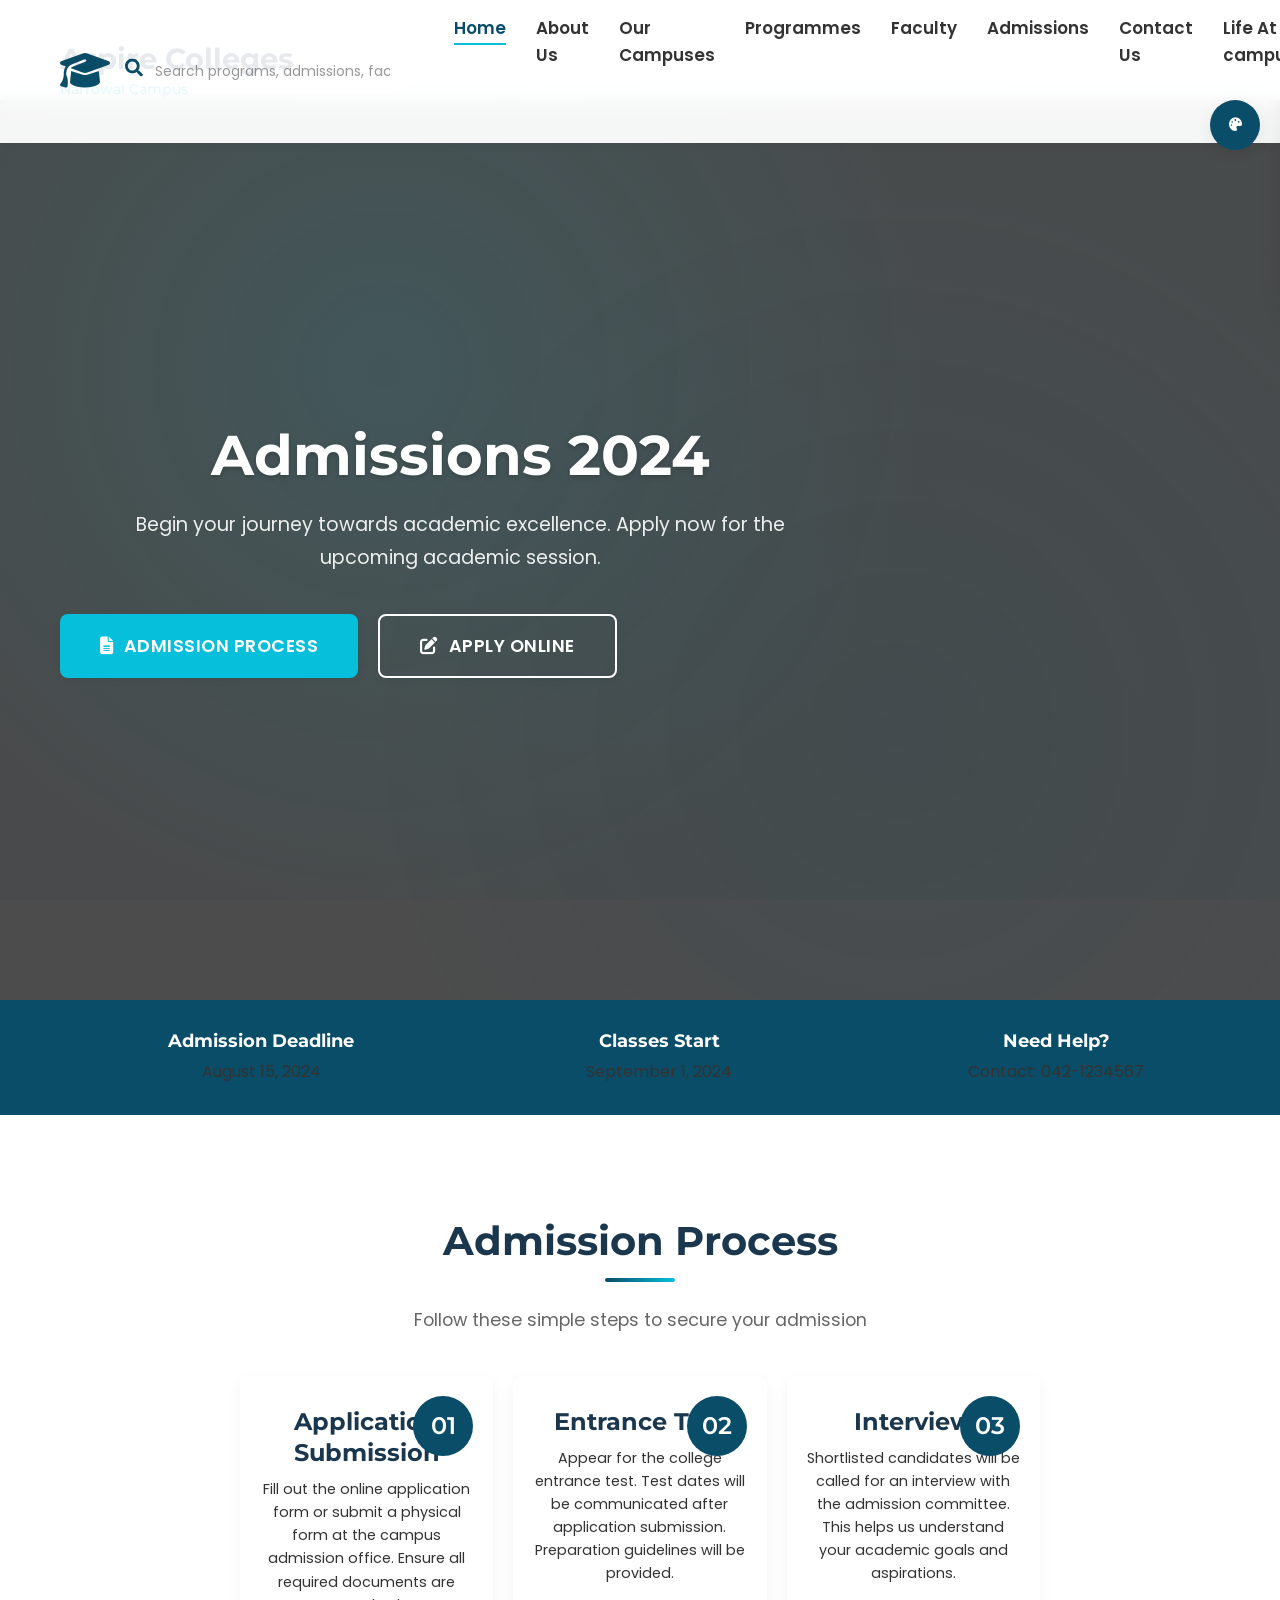
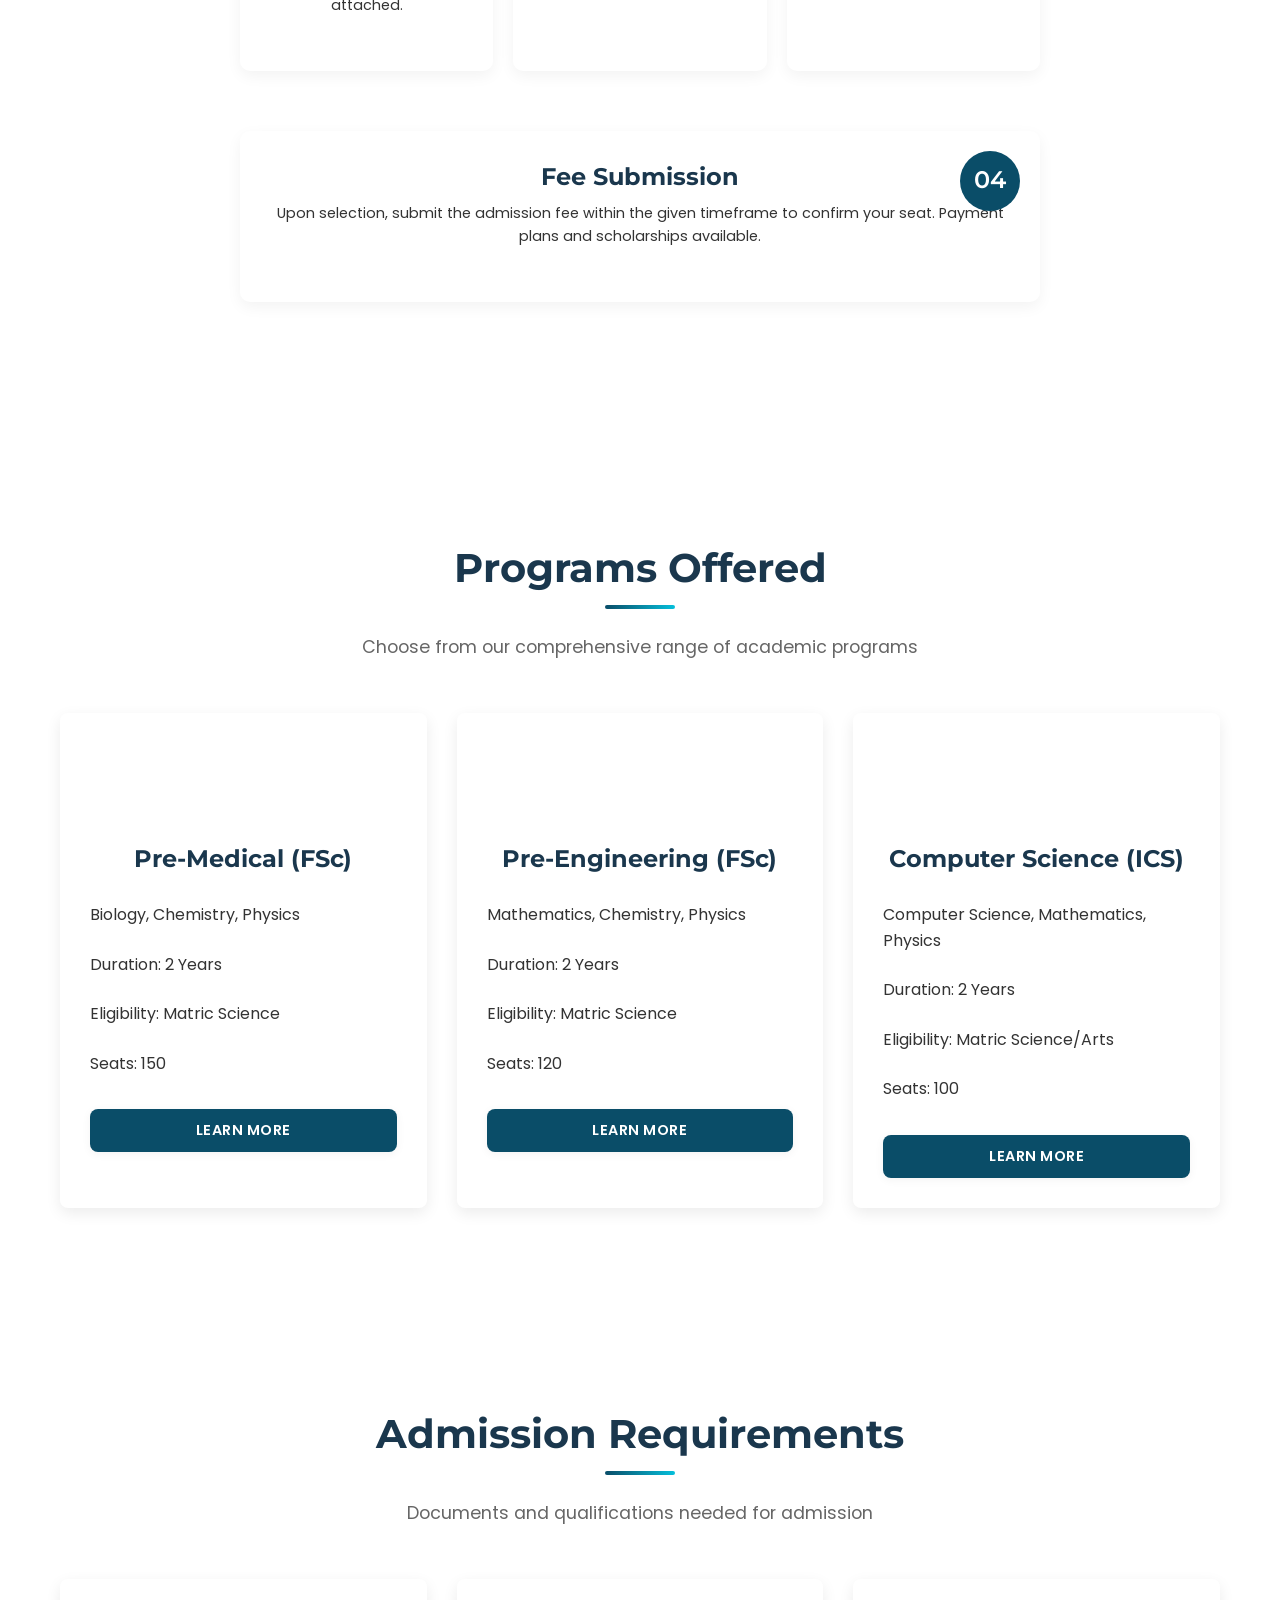
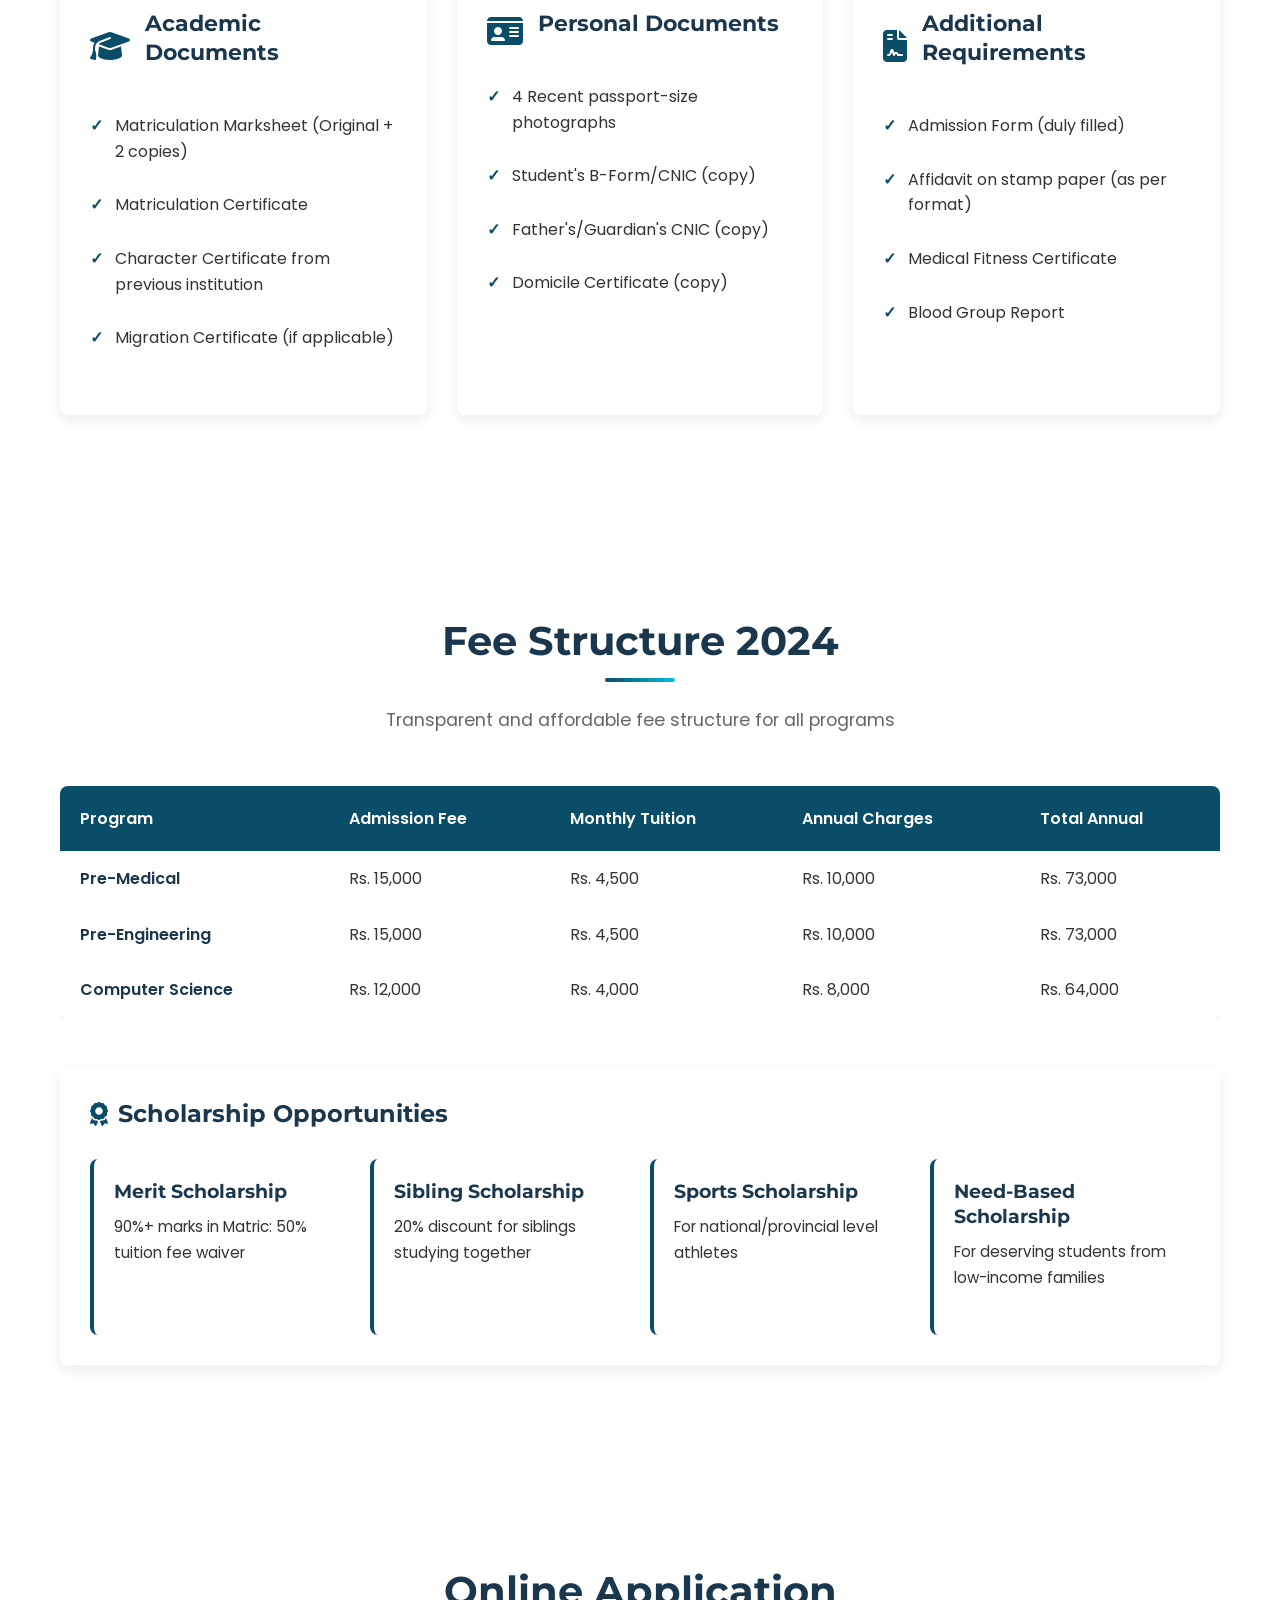
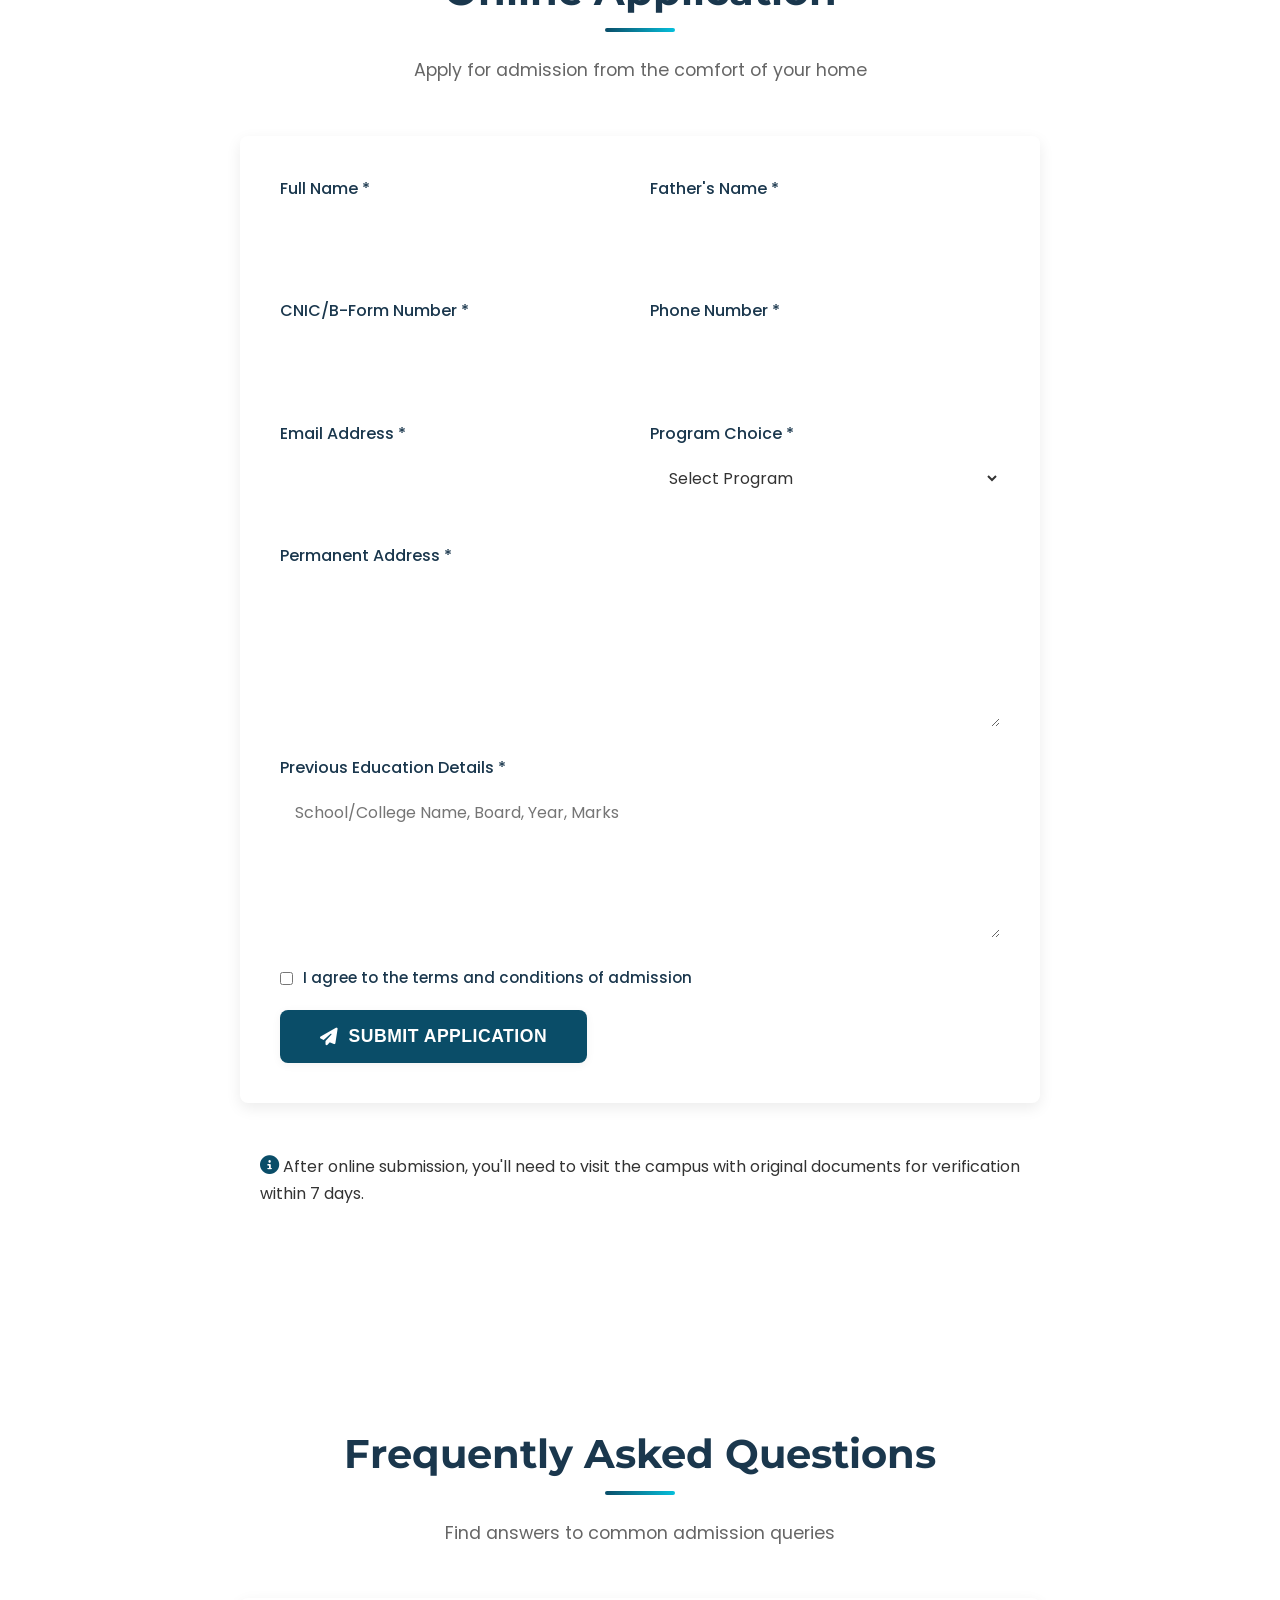
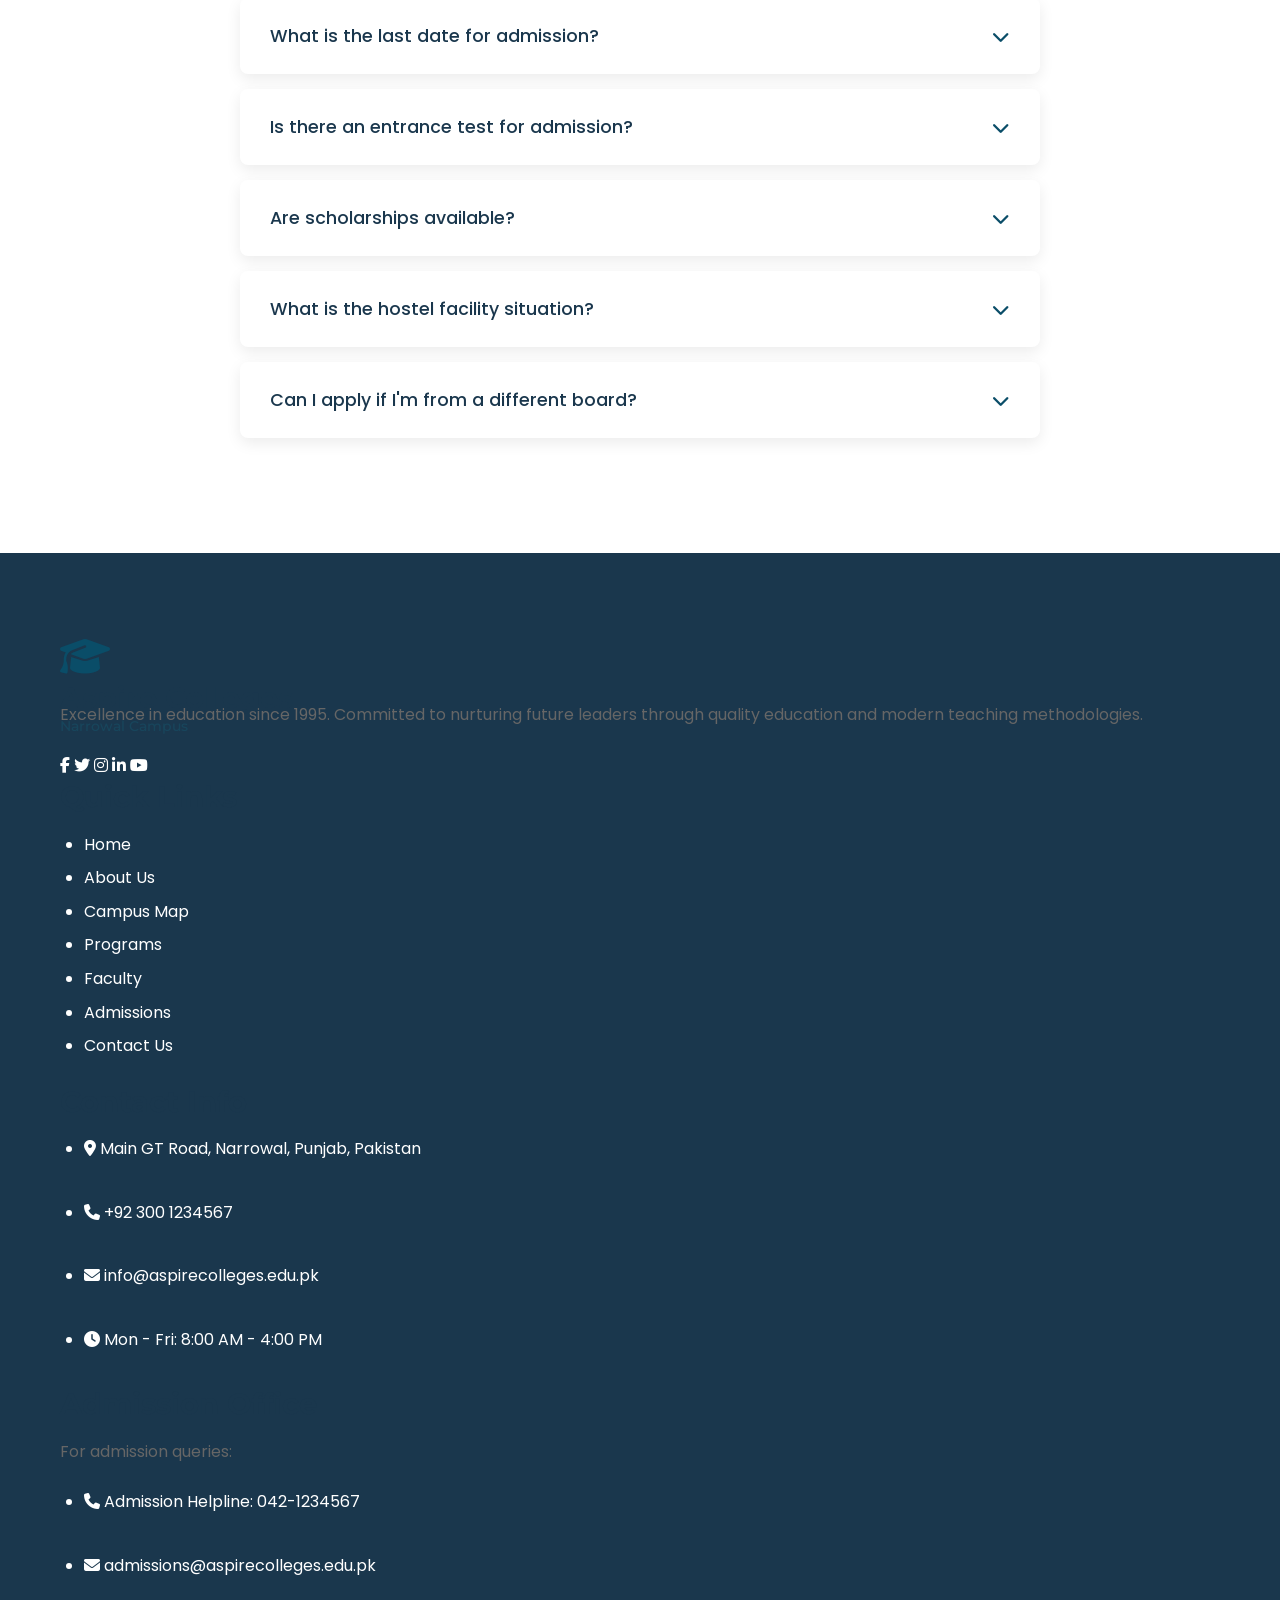
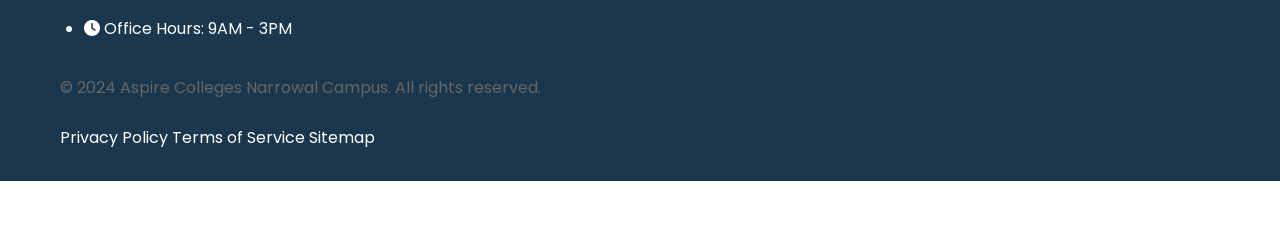
<file: admissions.html>
<!DOCTYPE html>
<html lang="en">
<head>
    <meta charset="UTF-8">
    <meta name="viewport" content="width=device-width, initial-scale=1.0">
    <title>Admissions - Aspire Colleges Narrowal Campus</title>
    <meta name="description" content="Admission process, requirements, and important dates for Aspire Colleges Narrowal Campus">
    <link rel="stylesheet" href="https://cdnjs.cloudflare.com/ajax/libs/font-awesome/6.4.0/css/all.min.css">
    <link href="https://fonts.googleapis.com/css2?family=Poppins:wght@300;400;500;600;700&family=Montserrat:wght@400;500;600;700&display=swap" rel="stylesheet">
    <link rel="stylesheet" href="style.css">
</head>
<body data-theme="default">
    <!-- Theme Selector -->
    <button class="theme-toggle-btn" id="themeToggleBtn">
        <i class="fas fa-palette"></i>
    </button>
    <div class="theme-selector" id="themeSelector">
        <h3>Select Theme</h3>
        <div class="theme-colors">
            <div class="theme-color default active" data-theme="default"></div>
            <div class="theme-color dark" data-theme="dark"></div>
            <div class="theme-color blue" data-theme="blue"></div>
            <div class="theme-color purple" data-theme="purple"></div>
            <div class="theme-color gold" data-theme="gold"></div>
            <div class="theme-color red" data-theme="red"></div>
        </div>
    </div>

    <!-- Header -->
    <header id="header">
        <div class="container header-container">
            <a href="index.html" class="logo">
                <div class="logo-icon">
                    <i class="fas fa-graduation-cap"></i>
                </div>
                <div class="logo-text">
                    <div class="logo-main">Aspire Colleges</div>
                    <div class="logo-sub">Narrowal Campus</div>
                </div>
            </a>





 <!-- Search Bar -->
        <div class="search-container">
            <div class="search-icon">
                <svg aria-hidden="true" class="e-font-icon-svg e-fas-search" viewBox="0 0 512 512" xmlns="http://www.w3.org/2000/svg">
                    <path d="M505 442.7L405.3 343c-4.5-4.5-10.6-7-17-7H372c27.6-35.3 44-79.7 44-128C416 93.1 322.9 0 208 0S0 93.1 0 208s93.1 208 208 208c48.3 0 92.7-16.4 128-44v16.3c0 6.4 2.5 12.5 7 17l99.7 99.7c9.4 9.4 24.6 9.4 33.9 0l28.3-28.3c9.4-9.4 9.4-24.6.1-34zM208 336c-70.7 0-128-57.2-128-128 0-70.7 57.2-128 128-128 70.7 0 128 57.2 128 128 0 70.7-57.2 128-128 128z"></path>
                </svg>
            </div>
            <input type="text" class="search-input" id="searchInput" placeholder="Search programs, admissions, faculty..." autocomplete="off">
            <div class="search-results" id="searchResults"></div>
        </div>

        <!-- Mobile Search Toggle -->
        <button class="search-toggle" id="searchToggle">
            <svg aria-hidden="true" class="e-font-icon-svg e-fas-search" viewBox="0 0 512 512" xmlns="http://www.w3.org/2000/svg" width="20" height="20">
                <path d="M505 442.7L405.3 343c-4.5-4.5-10.6-7-17-7H372c27.6-35.3 44-79.7 44-128C416 93.1 322.9 0 208 0S0 93.1 0 208s93.1 208 208 208c48.3 0 92.7-16.4 128-44v16.3c0 6.4 2.5 12.5 7 17l99.7 99.7c9.4 9.4 24.6 9.4 33.9 0l28.3-28.3c9.4-9.4 9.4-24.6.1-34zM208 336c-70.7 0-128-57.2-128-128 0-70.7 57.2-128 128-128 70.7 0 128 57.2 128 128 0 70.7-57.2 128-128 128z"></path>
            </svg>
        </button>




            <button class="mobile-menu-btn" id="mobileMenuBtn" aria-expanded="false">
                <i class="fas fa-bars"></i>
            </button>

            <nav class="nav">
                <ul class="nav-links" id="navLinks">
                  <li><a href="index.html" class="nav-link active">Home</a></li>
                    <li><a href="about.html" class="nav-link">About Us</a></li>
                    <li><a href="campus.html" class="nav-link">Our Campuses </a></li>
                    <li><a href="programs.html" class="nav-link">Programmes</a></li>
                    <li><a href="faculty.html" class="nav-link">Faculty</a></li>
                    <li><a href="admissions.html" class="nav-link">Admissions</a></li>
                    <li><a href="contact.html" class="nav-link">Contact Us</a></li>
                    <li><a href="lifeatcampus.html" class="nav-link">Life At campus</a></li>
                     <li><a href="news-events.html" class="nav-link">News & Events</a></li>
                     <li><a href="seed.html" class="nav-link">SEED</a></li>
                     <li><a href="careers.html" class="nav-link">Careers</a></li>
                </ul>
            </nav>
        </div>
    </header>

    <!-- Main Content -->
    <main class="page-content">
        <!-- Hero Section -->
        <section class="hero admissions-hero">
            <div class="container">
                <div class="hero-content animate-fade-in">
                    <h1>Admissions 2024</h1>
                    <p>Begin your journey towards academic excellence. Apply now for the upcoming academic session.</p>
                    <div class="hero-btns">
                        <a href="#admission-process" class="btn btn-large animate-fade-in delay-1">
                            <i class="fas fa-file-alt"></i> Admission Process
                        </a>
                        <a href="#apply-now" class="btn btn-outline btn-large animate-fade-in delay-2">
                            <i class="fas fa-edit"></i> Apply Online
                        </a>
                    </div>
                </div>
            </div>
        </section>

        <!-- Quick Info Banner -->
        <section class="info-banner">
            <div class="container">
                <div class="info-banner-content">
                    <div class="info-item">
                        <i class="fas fa-calendar-alt"></i>
                        <div>
                            <h3>Admission Deadline</h3>
                            <p>August 15, 2024</p>
                        </div>
                    </div>
                    <div class="info-item">
                        <i class="fas fa-clock"></i>
                        <div>
                            <h3>Classes Start</h3>
                            <p>September 1, 2024</p>
                        </div>
                    </div>
                    <div class="info-item">
                        <i class="fas fa-question-circle"></i>
                        <div>
                            <h3>Need Help?</h3>
                            <p>Contact: 042-1234567</p>
                        </div>
                    </div>
                </div>
            </div>
        </section>

        <!-- Admission Process -->
        <section id="admission-process" class="section-padding">
            <div class="container">
                <div class="section-title text-center animate-fade-in">
                    <h2>Admission Process</h2>
                    <p class="section-subtitle">Follow these simple steps to secure your admission</p>
                </div>

                <div class="process-steps">
                    <div class="process-step animate-fade-in">
                        <div class="step-number">01</div>
                        <div class="step-content">
                            <h3>Application Submission</h3>
                            <p>Fill out the online application form or submit a physical form at the campus admission office. Ensure all required documents are attached.</p>
                        </div>
                    </div>

                    <div class="process-step animate-fade-in delay-1">
                        <div class="step-number">02</div>
                        <div class="step-content">
                            <h3>Entrance Test</h3>
                            <p>Appear for the college entrance test. Test dates will be communicated after application submission. Preparation guidelines will be provided.</p>
                        </div>
                    </div>

                    <div class="process-step animate-fade-in delay-2">
                        <div class="step-number">03</div>
                        <div class="step-content">
                            <h3>Interview</h3>
                            <p>Shortlisted candidates will be called for an interview with the admission committee. This helps us understand your academic goals and aspirations.</p>
                        </div>
                    </div>

                    <div class="process-step animate-fade-in">
                        <div class="step-number">04</div>
                        <div class="step-content">
                            <h3>Fee Submission</h3>
                            <p>Upon selection, submit the admission fee within the given timeframe to confirm your seat. Payment plans and scholarships available.</p>
                        </div>
                    </div>
                </div>
            </div>
        </section>

        <!-- Programs Offered -->
        <section class="section-padding bg-light">
            <div class="container">
                <div class="section-title text-center animate-fade-in">
                    <h2>Programs Offered</h2>
                    <p class="section-subtitle">Choose from our comprehensive range of academic programs</p>
                </div>

                <div class="admission-programs">
                    <div class="program-card animate-fade-in">
                        <div class="program-icon">
                            <i class="fas fa-user-md"></i>
                        </div>
                        <h3>Pre-Medical (FSc)</h3>
                        <ul>
                            <li>Biology, Chemistry, Physics</li>
                            <li>Duration: 2 Years</li>
                            <li>Eligibility: Matric Science</li>
                            <li>Seats: 150</li>
                        </ul>
                        <a href="programs.html#pre-medical" class="btn btn-small">Learn More</a>
                    </div>

                    <div class="program-card animate-fade-in delay-1">
                        <div class="program-icon">
                            <i class="fas fa-calculator"></i>
                        </div>
                        <h3>Pre-Engineering (FSc)</h3>
                        <ul>
                            <li>Mathematics, Chemistry, Physics</li>
                            <li>Duration: 2 Years</li>
                            <li>Eligibility: Matric Science</li>
                            <li>Seats: 120</li>
                        </ul>
                        <a href="programs.html#pre-engineering" class="btn btn-small">Learn More</a>
                    </div>

                    <div class="program-card animate-fade-in delay-2">
                        <div class="program-icon">
                            <i class="fas fa-laptop-code"></i>
                        </div>
                        <h3>Computer Science (ICS)</h3>
                        <ul>
                            <li>Computer Science, Mathematics, Physics</li>
                            <li>Duration: 2 Years</li>
                            <li>Eligibility: Matric Science/Arts</li>
                            <li>Seats: 100</li>
                        </ul>
                        <a href="programs.html#computer-science" class="btn btn-small">Learn More</a>
                    </div>
                </div>
            </div>
        </section>

        <!-- Requirements -->
        <section class="section-padding">
            <div class="container">
                <div class="section-title text-center animate-fade-in">
                    <h2>Admission Requirements</h2>
                    <p class="section-subtitle">Documents and qualifications needed for admission</p>
                </div>

                <div class="requirements-grid">
                    <div class="requirement-card animate-fade-in">
                        <div class="requirement-header">
                            <i class="fas fa-graduation-cap"></i>
                            <h3>Academic Documents</h3>
                        </div>
                        <ul>
                            <li>Matriculation Marksheet (Original + 2 copies)</li>
                            <li>Matriculation Certificate</li>
                            <li>Character Certificate from previous institution</li>
                            <li>Migration Certificate (if applicable)</li>
                        </ul>
                    </div>

                    <div class="requirement-card animate-fade-in delay-1">
                        <div class="requirement-header">
                            <i class="fas fa-id-card"></i>
                            <h3>Personal Documents</h3>
                        </div>
                        <ul>
                            <li>4 Recent passport-size photographs</li>
                            <li>Student's B-Form/CNIC (copy)</li>
                            <li>Father's/Guardian's CNIC (copy)</li>
                            <li>Domicile Certificate (copy)</li>
                        </ul>
                    </div>

                    <div class="requirement-card animate-fade-in delay-2">
                        <div class="requirement-header">
                            <i class="fas fa-file-contract"></i>
                            <h3>Additional Requirements</h3>
                        </div>
                        <ul>
                            <li>Admission Form (duly filled)</li>
                            <li>Affidavit on stamp paper (as per format)</li>
                            <li>Medical Fitness Certificate</li>
                            <li>Blood Group Report</li>
                        </ul>
                    </div>
                </div>
            </div>
        </section>

        <!-- Fee Structure -->
        <section class="section-padding bg-light">
            <div class="container">
                <div class="section-title text-center animate-fade-in">
                    <h2>Fee Structure 2024</h2>
                    <p class="section-subtitle">Transparent and affordable fee structure for all programs</p>
                </div>

                <div class="fee-table-container">
                    <table class="fee-table animate-fade-in">
                        <thead>
                            <tr>
                                <th>Program</th>
                                <th>Admission Fee</th>
                                <th>Monthly Tuition</th>
                                <th>Annual Charges</th>
                                <th>Total Annual</th>
                            </tr>
                        </thead>
                        <tbody>
                            <tr>
                                <td>Pre-Medical</td>
                                <td>Rs. 15,000</td>
                                <td>Rs. 4,500</td>
                                <td>Rs. 10,000</td>
                                <td>Rs. 73,000</td>
                            </tr>
                            <tr>
                                <td>Pre-Engineering</td>
                                <td>Rs. 15,000</td>
                                <td>Rs. 4,500</td>
                                <td>Rs. 10,000</td>
                                <td>Rs. 73,000</td>
                            </tr>
                            <tr>
                                <td>Computer Science</td>
                                <td>Rs. 12,000</td>
                                <td>Rs. 4,000</td>
                                <td>Rs. 8,000</td>
                                <td>Rs. 64,000</td>
                            </tr>
                        </tbody>
                    </table>
                </div>

                <div class="scholarship-info animate-fade-in">
                    <h3><i class="fas fa-award"></i> Scholarship Opportunities</h3>
                    <div class="scholarship-grid">
                        <div class="scholarship-item">
                            <h4>Merit Scholarship</h4>
                            <p>90%+ marks in Matric: 50% tuition fee waiver</p>
                        </div>
                        <div class="scholarship-item">
                            <h4>Sibling Scholarship</h4>
                            <p>20% discount for siblings studying together</p>
                        </div>
                        <div class="scholarship-item">
                            <h4>Sports Scholarship</h4>
                            <p>For national/provincial level athletes</p>
                        </div>
                        <div class="scholarship-item">
                            <h4>Need-Based Scholarship</h4>
                            <p>For deserving students from low-income families</p>
                        </div>
                    </div>
                </div>
            </div>
        </section>

        <!-- Online Application -->
        <section id="apply-now" class="section-padding">
            <div class="container">
                <div class="section-title text-center animate-fade-in">
                    <h2>Online Application</h2>
                    <p class="section-subtitle">Apply for admission from the comfort of your home</p>
                </div>

                <div class="application-form-container animate-fade-in">
                    <form id="admissionForm" class="application-form">
                        <div class="form-row">
                            <div class="form-group">
                                <label for="fullName">Full Name *</label>
                                <input type="text" id="fullName" name="fullName" required>
                            </div>
                            <div class="form-group">
                                <label for="fatherName">Father's Name *</label>
                                <input type="text" id="fatherName" name="fatherName" required>
                            </div>
                        </div>

                        <div class="form-row">
                            <div class="form-group">
                                <label for="cnic">CNIC/B-Form Number *</label>
                                <input type="text" id="cnic" name="cnic" required>
                            </div>
                            <div class="form-group">
                                <label for="phone">Phone Number *</label>
                                <input type="tel" id="phone" name="phone" required>
                            </div>
                        </div>

                        <div class="form-row">
                            <div class="form-group">
                                <label for="email">Email Address *</label>
                                <input type="email" id="email" name="email" required>
                            </div>
                            <div class="form-group">
                                <label for="program">Program Choice *</label>
                                <select id="program" name="program" required>
                                    <option value="">Select Program</option>
                                    <option value="pre-medical">Pre-Medical (FSc)</option>
                                    <option value="pre-engineering">Pre-Engineering (FSc)</option>
                                    <option value="computer-science">Computer Science (ICS)</option>
                                </select>
                            </div>
                        </div>

                        <div class="form-group">
                            <label for="address">Permanent Address *</label>
                            <textarea id="address" name="address" rows="3" required></textarea>
                        </div>

                        <div class="form-group">
                            <label for="previousEducation">Previous Education Details *</label>
                            <textarea id="previousEducation" name="previousEducation" rows="3" required placeholder="School/College Name, Board, Year, Marks"></textarea>
                        </div>

                        <div class="form-group checkbox-group">
                            <input type="checkbox" id="terms" name="terms" required>
                            <label for="terms">I agree to the terms and conditions of admission</label>
                        </div>

                        <button type="submit" class="btn btn-large">
                            <i class="fas fa-paper-plane"></i> Submit Application
                        </button>
                    </form>

                    <div class="form-note">
                        <p><i class="fas fa-info-circle"></i> After online submission, you'll need to visit the campus with original documents for verification within 7 days.</p>
                    </div>
                </div>
            </div>
        </section>

        <!-- FAQ Section -->
        <section class="section-padding bg-light">
            <div class="container">
                <div class="section-title text-center animate-fade-in">
                    <h2>Frequently Asked Questions</h2>
                    <p class="section-subtitle">Find answers to common admission queries</p>
                </div>

                <div class="faq-container">
                    <div class="faq-item animate-fade-in">
                        <button class="faq-question">
                            <span>What is the last date for admission?</span>
                            <i class="fas fa-chevron-down"></i>
                        </button>
                        <div class="faq-answer">
                            <p>The admission deadline for the 2024 academic session is August 15, 2024. Late admissions may be considered on a case-by-case basis, subject to seat availability.</p>
                        </div>
                    </div>

                    <div class="faq-item animate-fade-in">
                        <button class="faq-question">
                            <span>Is there an entrance test for admission?</span>
                            <i class="fas fa-chevron-down"></i>
                        </button>
                        <div class="faq-answer">
                            <p>Yes, all applicants must appear for an entrance test. The test evaluates basic concepts in Mathematics, English, and Science. Test dates are scheduled weekly during the admission period.</p>
                        </div>
                    </div>

                    <div class="faq-item animate-fade-in">
                        <button class="faq-question">
                            <span>Are scholarships available?</span>
                            <i class="fas fa-chevron-down"></i>
                        </button>
                        <div class="faq-answer">
                            <p>Yes, we offer various scholarships including merit-based, need-based, sports, and sibling scholarships. Details are available in the scholarship section above.</p>
                        </div>
                    </div>

                    <div class="faq-item animate-fade-in">
                        <button class="faq-question">
                            <span>What is the hostel facility situation?</span>
                            <i class="fas fa-chevron-down"></i>
                        </button>
                        <div class="faq-answer">
                            <p>We have separate hostel facilities for boys and girls with limited capacity. Hostel admission is separate from academic admission and is subject to availability.</p>
                        </div>
                    </div>

                    <div class="faq-item animate-fade-in">
                        <button class="faq-question">
                            <span>Can I apply if I'm from a different board?</span>
                            <i class="fas fa-chevron-down"></i>
                        </button>
                        <div class="faq-answer">
                            <p>Yes, students from all Pakistani educational boards are eligible to apply. You will need to provide a migration certificate from your previous board.</p>
                        </div>
                    </div>
                </div>
            </div>
        </section>
    </main>

    <!-- Footer -->
    <footer class="footer">
        <div class="container">
            <div class="footer-grid">
                <div class="footer-col">
                    <div class="footer-logo">
                        <div class="logo-icon">
                            <i class="fas fa-graduation-cap"></i>
                        </div>
                        <div class="logo-text">
                            <div class="logo-main">Aspire Colleges</div>
                            <div class="logo-sub">Narrowal Campus</div>
                        </div>
                    </div>
                    <p class="footer-description">Excellence in education since 1995. Committed to nurturing future leaders through quality education and modern teaching methodologies.</p>
                    <div class="social-links">
                        <a href="#"><i class="fab fa-facebook-f"></i></a>
                        <a href="#"><i class="fab fa-twitter"></i></a>
                        <a href="#"><i class="fab fa-instagram"></i></a>
                        <a href="#"><i class="fab fa-linkedin-in"></i></a>
                        <a href="#"><i class="fab fa-youtube"></i></a>
                    </div>
                </div>

                <div class="footer-col">
                    <h3>Quick Links</h3>
                    <ul class="footer-links">
                        <li><a href="index.html">Home</a></li>
                        <li><a href="about.html">About Us</a></li>
                        <li><a href="campus.html">Campus Map</a></li>
                        <li><a href="programs.html">Programs</a></li>
                        <li><a href="faculty.html">Faculty</a></li>
                        <li><a href="admissions.html">Admissions</a></li>
                        <li><a href="contact.html">Contact Us</a></li>
                    </ul>
                </div>

                <div class="footer-col">
                    <h3>Contact Info</h3>
                    <ul class="contact-info">
                        <li>
                            <i class="fas fa-map-marker-alt"></i>
                            <span>Main GT Road, Narrowal, Punjab, Pakistan</span>
                        </li>
                        <li>
                            <i class="fas fa-phone"></i>
                            <span>+92 300 1234567</span>
                        </li>
                        <li>
                            <i class="fas fa-envelope"></i>
                            <span>info@aspirecolleges.edu.pk</span>
                        </li>
                        <li>
                            <i class="fas fa-clock"></i>
                            <span>Mon - Fri: 8:00 AM - 4:00 PM</span>
                        </li>
                    </ul>
                </div>

                <div class="footer-col">
                    <h3>Admission Office</h3>
                    <p>For admission queries:</p>
                    <ul class="contact-info">
                        <li>
                            <i class="fas fa-phone"></i>
                            <span>Admission Helpline: 042-1234567</span>
                        </li>
                        <li>
                            <i class="fas fa-envelope"></i>
                            <span>admissions@aspirecolleges.edu.pk</span>
                        </li>
                        <li>
                            <i class="fas fa-clock"></i>
                            <span>Office Hours: 9AM - 3PM</span>
                        </li>
                    </ul>
                </div>
            </div>

            <div class="footer-bottom">
                <p>&copy; 2024 Aspire Colleges Narrowal Campus. All rights reserved.</p>
                <div class="footer-bottom-links">
                    <a href="#">Privacy Policy</a>
                    <a href="#">Terms of Service</a>
                    <a href="#">Sitemap</a>
                </div>
            </div>
        </div>
    </footer>

    <!-- Back to Top Button -->
    <button class="back-to-top" id="backToTop">
        <i class="fas fa-chevron-up"></i>
    </button>

    <script src="script.js"></script>
</body>
</html>
</file>
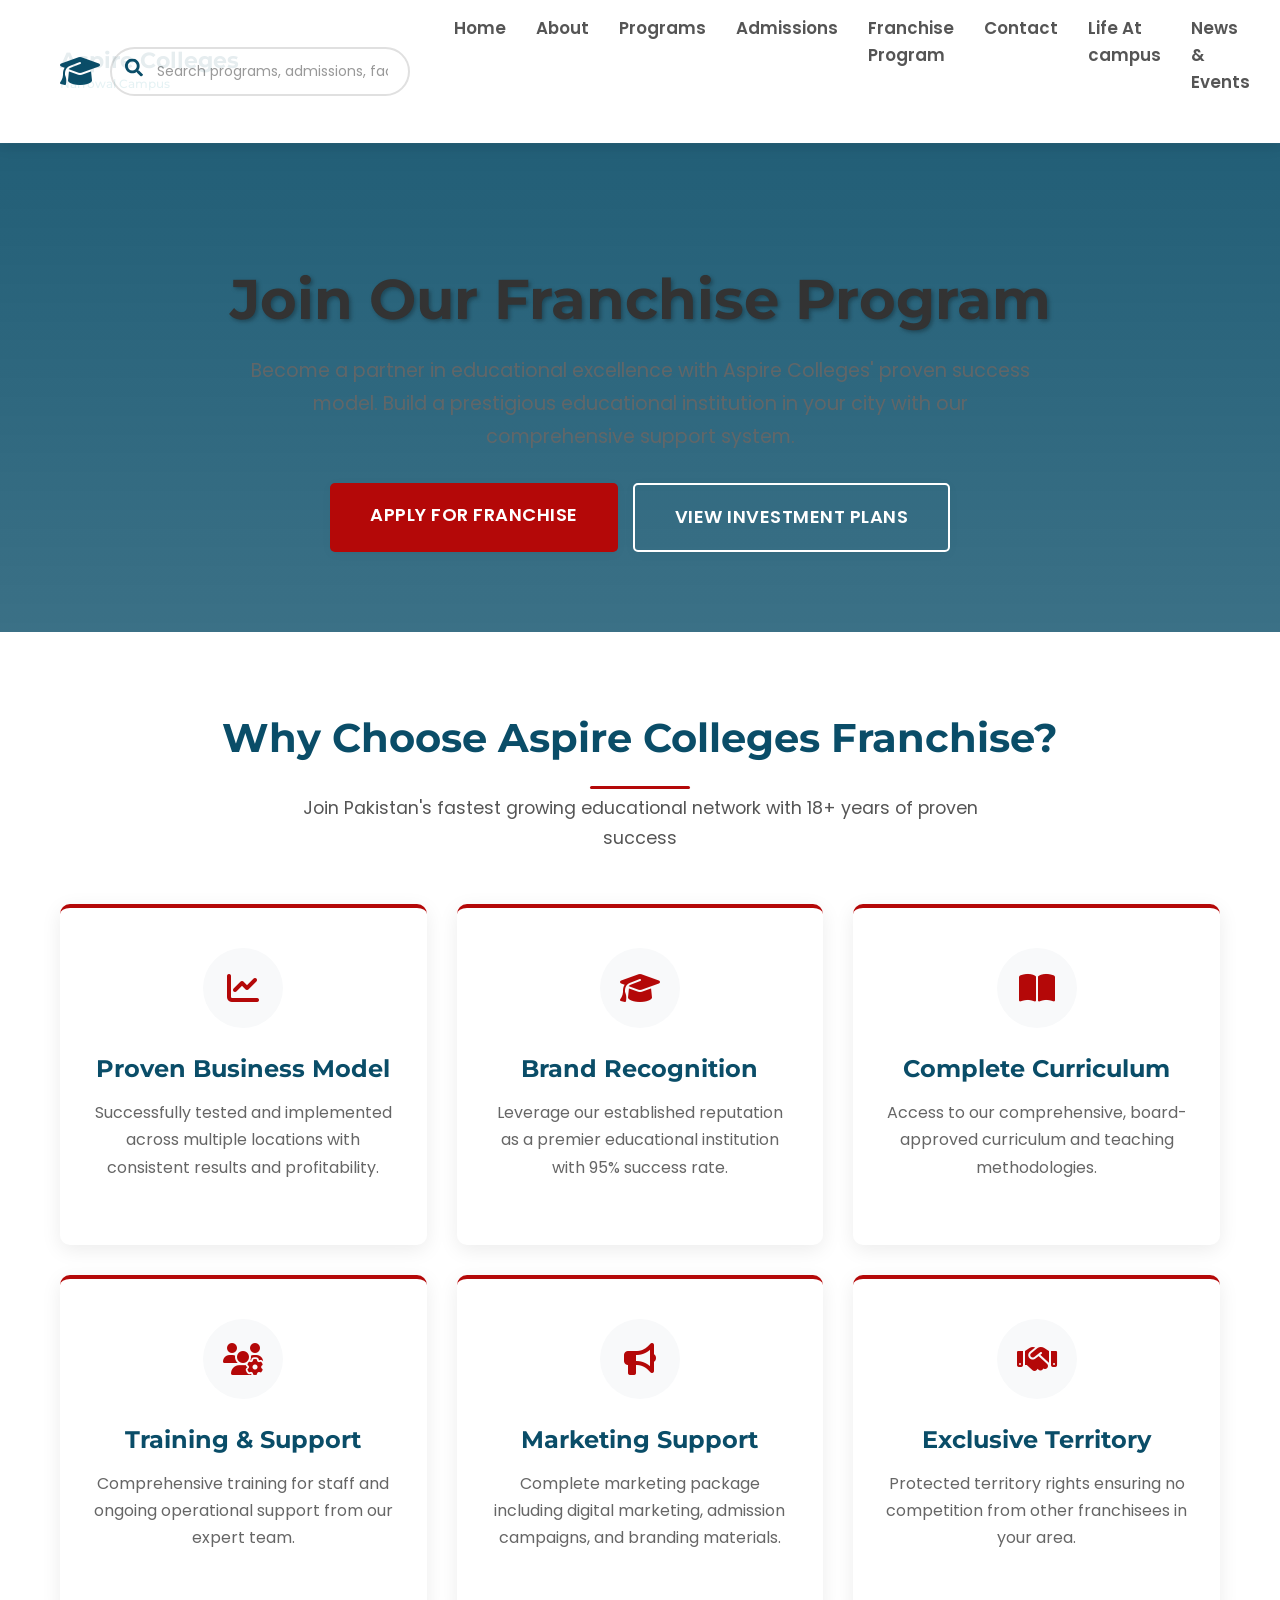
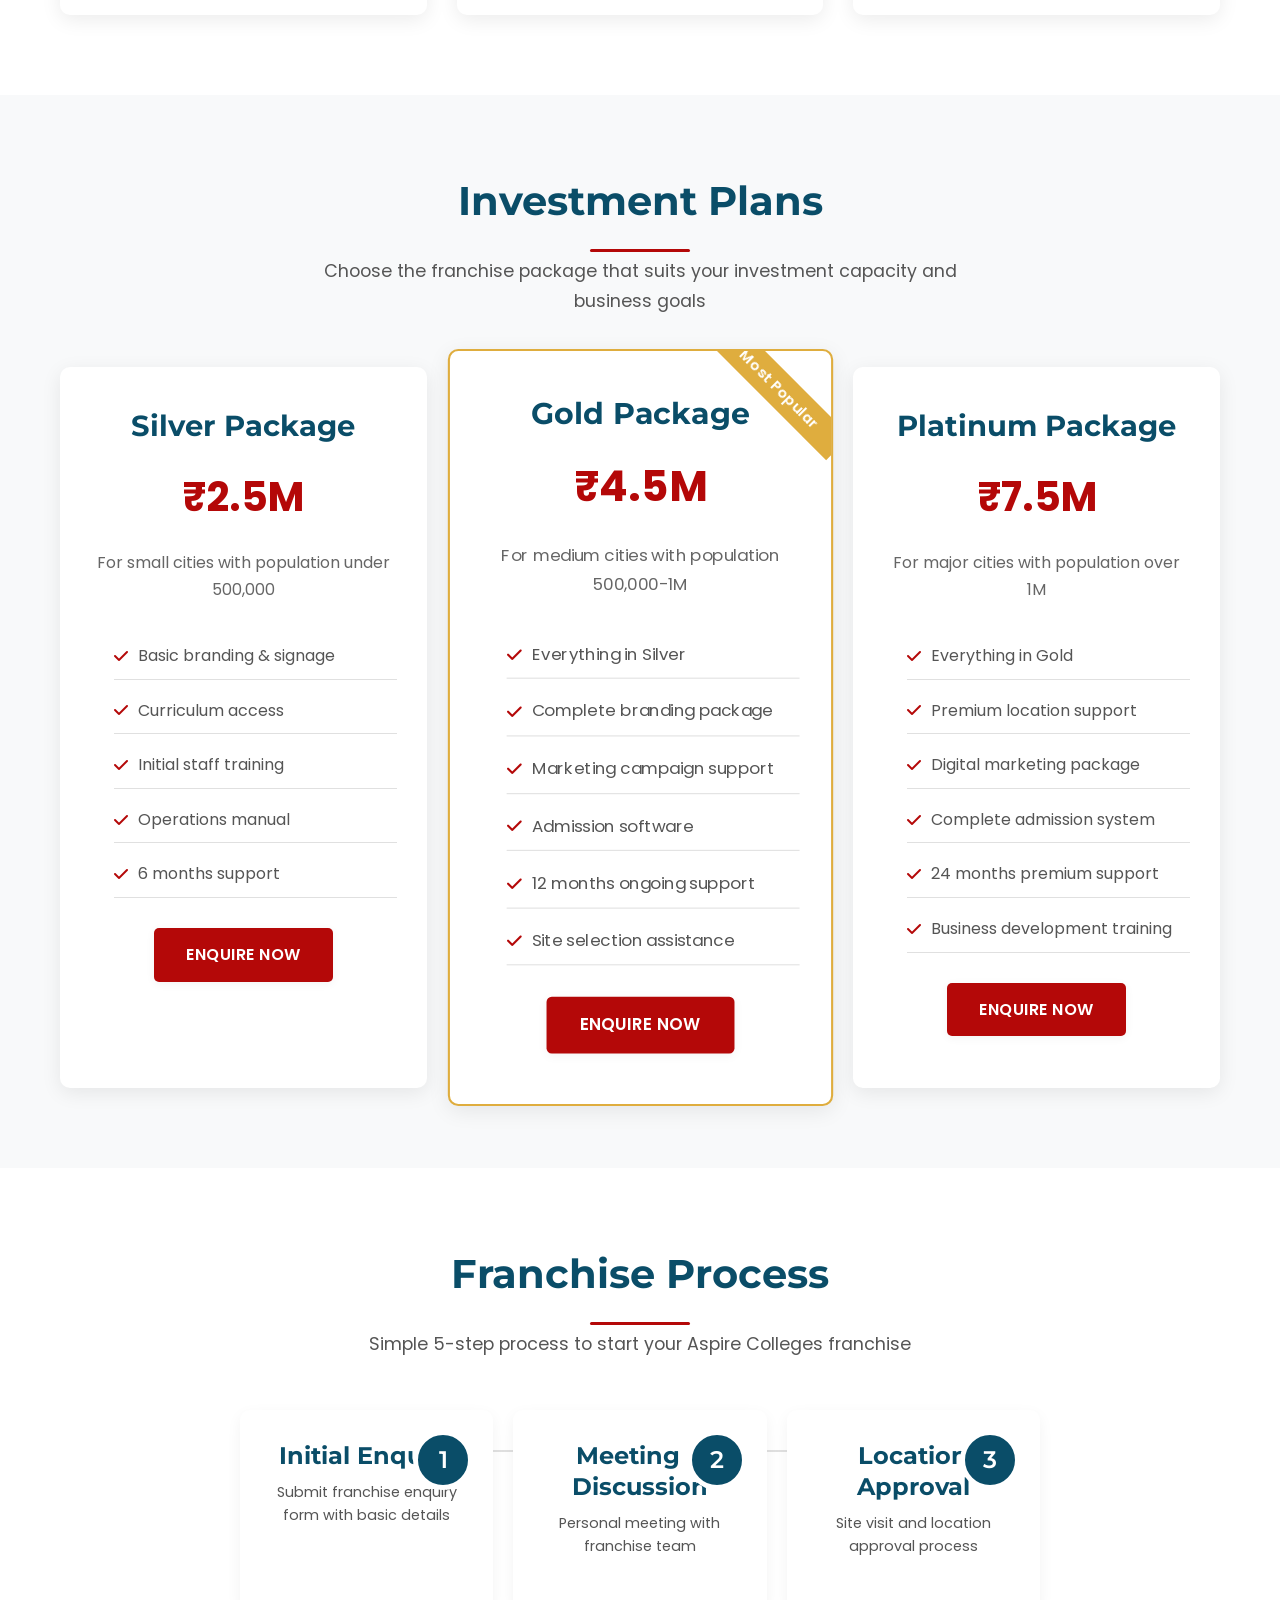
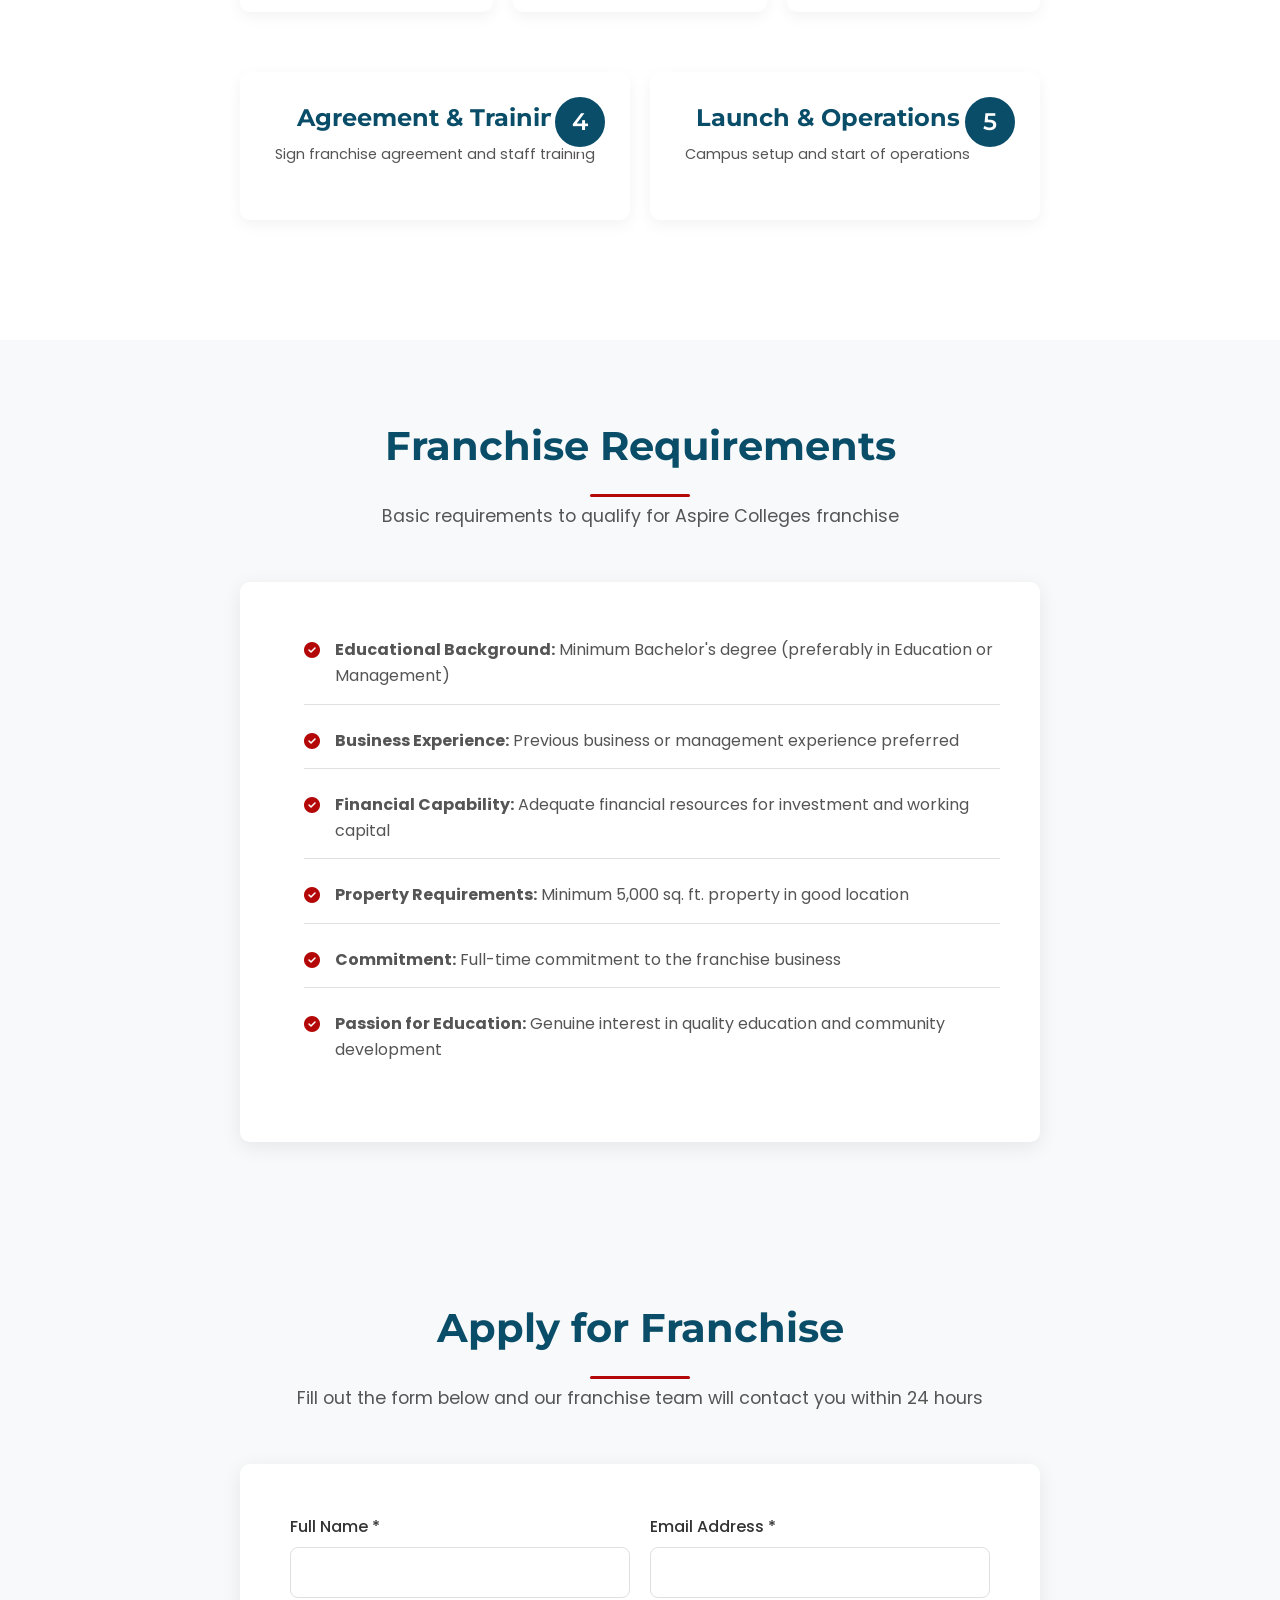
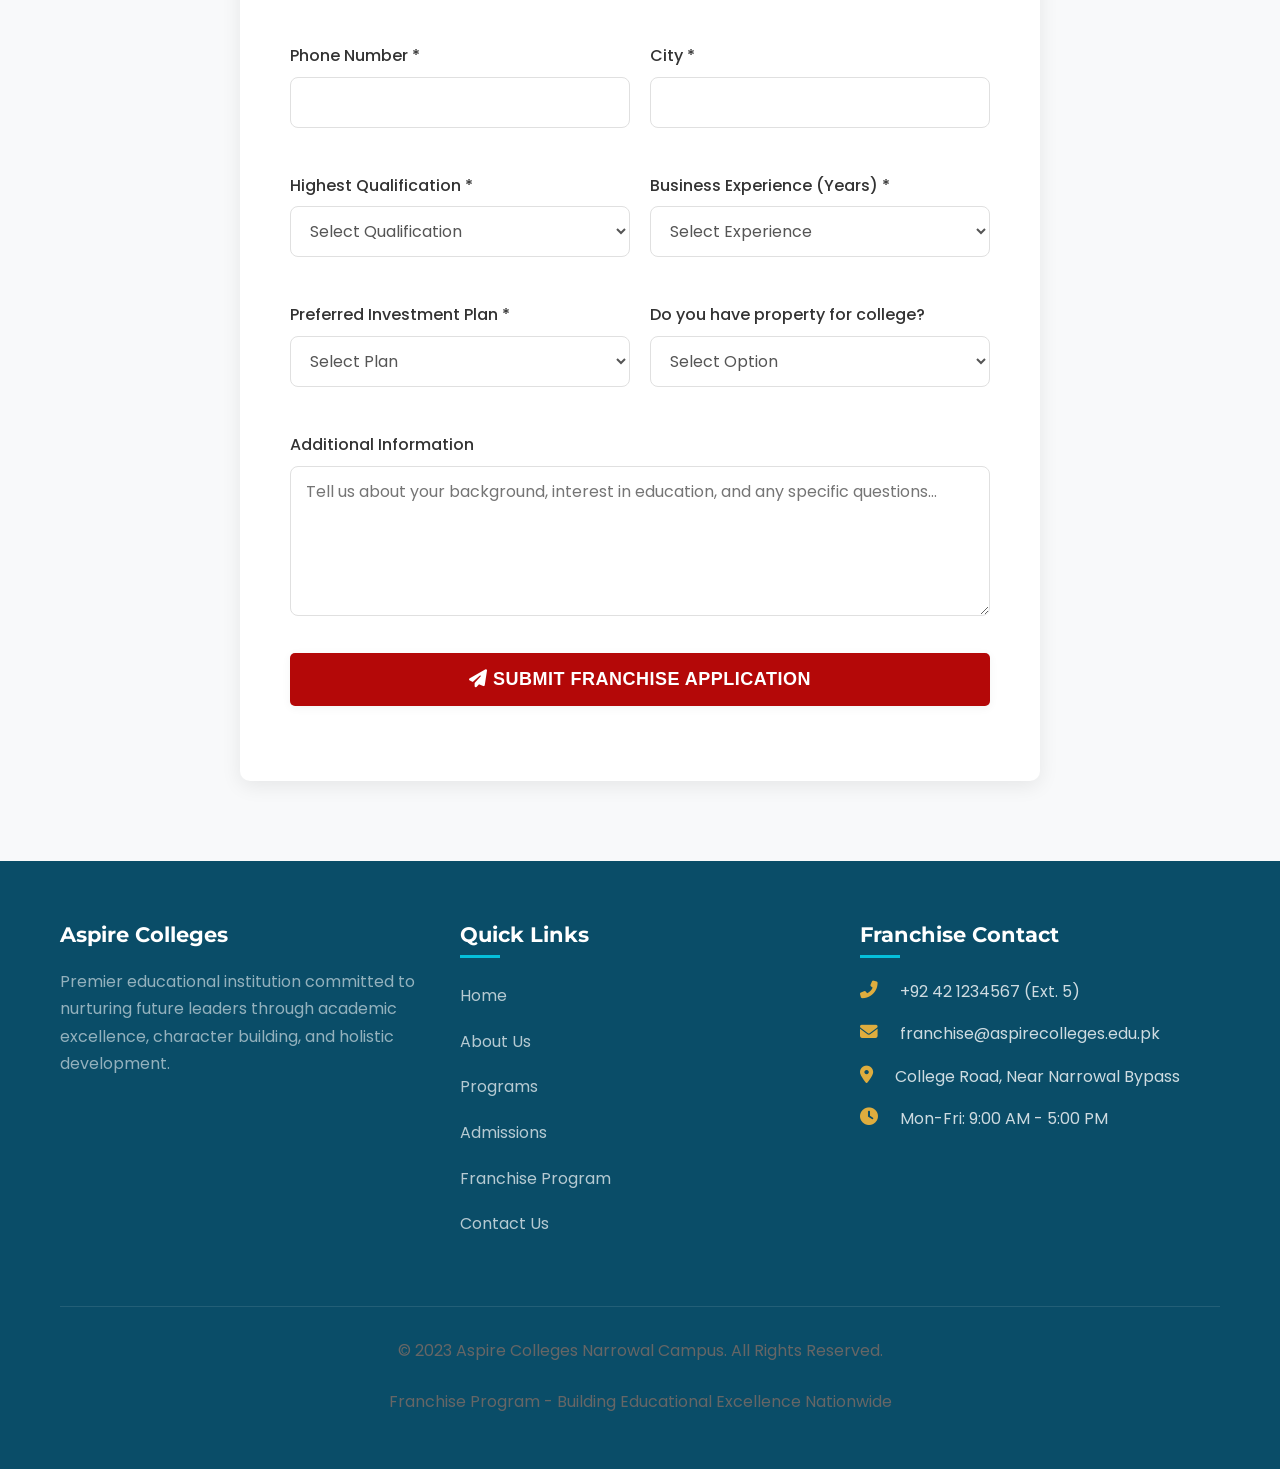
<file: franchiseprogram.html>
<!DOCTYPE html>
<html lang="en">
<head>
    <meta charset="UTF-8">
    <meta name="viewport" content="width=device-width, initial-scale=1.0">
    <title>Franchise Program - Aspire Colleges Narrowal</title>
    <meta name="description" content="Join Aspire Colleges Franchise Program - Become a partner in educational excellence with proven success model.">
    <meta name="keywords" content="aspire colleges franchise, education franchise, school franchise, college franchise, educational partnership">
    <meta name="author" content="Aspire Colleges Narrowal">
    <link rel="stylesheet" href="https://cdnjs.cloudflare.com/ajax/libs/font-awesome/6.4.0/css/all.min.css">
    <link href="https://fonts.googleapis.com/css2?family=Poppins:wght@300;400;500;600;700&family=Montserrat:wght@400;500;600;700&display=swap" rel="stylesheet">
    <link rel="stylesheet" href="style.css">
    <style>
        /* Franchise Program Specific Styles */
        :root {
            --primary-color: #0a4d68;
            --secondary-color: #088395;
            --accent-color: #b40808;
            --gold-color: #dfad3e;
            --light-bg: #f8f9fa;
            --dark-color: #333;
            --text-color: #555;
            --white: #ffffff;
            --border-color: #e0e0e0;
        }
        
        * {
            margin: 0;
            padding: 0;
            box-sizing: border-box;
        }
        
        body {
            font-family: 'Poppins', sans-serif;
            line-height: 1.6;
            color: var(--text-color);
            background-color: var(--white);
        }
        
        .container {
            width: 100%;
            max-width: 1200px;
            margin: 0 auto;
            padding: 0 20px;
        }
        
        /* Header Styles */
        header {
            background: var(--white);
            box-shadow: 0 2px 15px rgba(0,0,0,0.1);
            position: sticky;
            top: 0;
            z-index: 1000;
        }
        
        .header-container {
            display: flex;
            justify-content: space-between;
            align-items: center;
            padding: 15px 20px;
        }
        
        .logo {
            display: flex;
            align-items: center;
            text-decoration: none;
            color: var(--primary-color);
        }
        
        .logo-icon {
            font-size: 32px;
            margin-right: 10px;
            color: var(--primary-color);
        }
        
        .logo-text {
            display: flex;
            flex-direction: column;
        }
        
        .logo-main {
            font-family: 'Montserrat', sans-serif;
            font-weight: 700;
            font-size: 22px;
            line-height: 1;
            color: var(--primary-color);
        }
        
        .logo-sub {
            font-size: 12px;
            color: var(--secondary-color);
            font-weight: 500;
        }
        
        .nav-links {
            display: flex;
            list-style: none;
            gap: 30px;
        }
        
        .nav-link {
            text-decoration: none;
            color: var(--dark-color);
            font-weight: 500;
            font-size: 15px;
            transition: color 0.3s ease;
            position: relative;
            padding: 5px 0;
        }
        
        .nav-link:hover,
        .nav-link.active {
            color: var(--accent-color);
        }
        
        .nav-link.active:after {
            content: '';
            position: absolute;
            bottom: -2px;
            left: 0;
            width: 100%;
            height: 2px;
            background: var(--accent-color);
        }
        
        .mobile-menu-btn {
            display: none;
            background: none;
            border: none;
            font-size: 24px;
            color: var(--primary-color);
            cursor: pointer;
        }
        
        /* Hero Section */
        .franchise-hero {
            background: linear-gradient(rgba(10, 77, 104, 0.9), rgba(10, 77, 104, 0.8)), 
                        url('https://images.unsplash.com/photo-1523050854058-8df90110c9f1?ixlib=rb-4.0.3&auto=format&fit=crop&w=1600&q=80');
            background-size: cover;
            background-position: center;
            padding: 120px 0 80px;
            color: var(--white);
            text-align: center;
        }
        
        .franchise-hero h1 {
            font-size: 3.5rem;
            margin-bottom: 20px;
            font-weight: 700;
            text-shadow: 2px 2px 4px rgba(0,0,0,0.3);
        }
        
        .franchise-hero p {
            font-size: 1.2rem;
            max-width: 800px;
            margin: 0 auto 30px;
            opacity: 0.9;
        }
        
        /* Button Styles */
        .btn {
            display: inline-block;
            padding: 14px 32px;
            background: var(--accent-color);
            color: var(--white);
            border: none;
            border-radius: 5px;
            text-decoration: none;
            font-weight: 600;
            font-size: 16px;
            cursor: pointer;
            transition: all 0.3s ease;
            text-align: center;
        }
        
        .btn:hover {
            background: #8a0606;
            transform: translateY(-2px);
            box-shadow: 0 5px 15px rgba(180, 8, 8, 0.3);
        }
        
        .btn-outline {
            background: transparent;
            border: 2px solid var(--white);
            color: var(--white);
        }
        
        .btn-outline:hover {
            background: var(--white);
            color: var(--accent-color);
        }
        
        .btn-large {
            padding: 18px 40px;
            font-size: 18px;
        }
        
        /* Section Common Styles */
        .section-padding {
            padding: 80px 0;
        }
        
        .section-title {
            text-align: center;
            margin-bottom: 50px;
        }
        
        .section-title h2 {
            font-size: 2.5rem;
            color: var(--primary-color);
            margin-bottom: 15px;
            position: relative;
            display: inline-block;
        }
        
        .section-title h2:after {
            content: '';
            position: absolute;
            bottom: -10px;
            left: 50%;
            transform: translateX(-50%);
            width: 100px;
            height: 3px;
            background: var(--accent-color);
        }
        
        .section-subtitle {
            font-size: 1.1rem;
            color: var(--text-color);
            max-width: 700px;
            margin: 0 auto;
        }
        
        /* Franchise Benefits */
        .benefits-grid {
            display: grid;
            grid-template-columns: repeat(auto-fit, minmax(300px, 1fr));
            gap: 30px;
            margin-top: 50px;
        }
        
        .benefit-card {
            background: var(--white);
            border-radius: 10px;
            padding: 40px 30px;
            text-align: center;
            box-shadow: 0 5px 20px rgba(0,0,0,0.08);
            transition: transform 0.3s ease;
            border-top: 4px solid var(--accent-color);
        }
        
        .benefit-card:hover {
            transform: translateY(-10px);
        }
        
        .benefit-icon {
            width: 80px;
            height: 80px;
            background: var(--light-bg);
            border-radius: 50%;
            display: flex;
            align-items: center;
            justify-content: center;
            margin: 0 auto 25px;
            font-size: 32px;
            color: var(--accent-color);
        }
        
        .benefit-card h3 {
            font-size: 1.5rem;
            color: var(--primary-color);
            margin-bottom: 15px;
        }
        
        /* Investment Section */
        .investment-section {
            background: var(--light-bg);
        }
        
        .investment-plans {
            display: grid;
            grid-template-columns: repeat(auto-fit, minmax(300px, 1fr));
            gap: 30px;
            margin-top: 50px;
        }
        
        .plan-card {
            background: var(--white);
            border-radius: 10px;
            padding: 40px 30px;
            text-align: center;
            box-shadow: 0 5px 20px rgba(0,0,0,0.08);
            position: relative;
            overflow: hidden;
        }
        
        .plan-card.popular {
            border: 2px solid var(--gold-color);
            transform: scale(1.05);
        }
        
        .popular-badge {
            position: absolute;
            top: 20px;
            right: -30px;
            background: var(--gold-color);
            color: var(--white);
            padding: 5px 30px;
            transform: rotate(45deg);
            font-weight: 600;
            font-size: 14px;
        }
        
        .plan-name {
            font-size: 1.8rem;
            color: var(--primary-color);
            margin-bottom: 10px;
        }
        
        .plan-price {
            font-size: 2.5rem;
            color: var(--accent-color);
            font-weight: 700;
            margin: 20px 0;
        }
        
        .plan-features {
            list-style: none;
            margin: 30px 0;
            text-align: left;
        }
        
        .plan-features li {
            padding: 10px 0;
            border-bottom: 1px solid var(--border-color);
            display: flex;
            align-items: center;
        }
        
        .plan-features li i {
            color: var(--accent-color);
            margin-right: 10px;
        }
        
        /* Process Section */
        .process-steps {
            display: flex;
            justify-content: space-between;
            margin-top: 50px;
            position: relative;
        }
        
        .process-steps:before {
            content: '';
            position: absolute;
            top: 40px;
            left: 0;
            right: 0;
            height: 2px;
            background: var(--border-color);
            z-index: 1;
        }
        
        .process-step {
            flex: 1;
            text-align: center;
            position: relative;
            z-index: 2;
        }
        
        .step-number {
            width: 80px;
            height: 80px;
            background: var(--accent-color);
            color: var(--white);
            border-radius: 50%;
            display: flex;
            align-items: center;
            justify-content: center;
            font-size: 2rem;
            font-weight: 700;
            margin: 0 auto 25px;
            border: 5px solid var(--white);
        }
        
        .step-content {
            padding: 0 15px;
        }
        
        .step-content h3 {
            color: var(--primary-color);
            margin-bottom: 10px;
        }
        
        /* Requirements */
        .requirements-list {
            max-width: 800px;
            margin: 50px auto 0;
            background: var(--white);
            padding: 40px;
            border-radius: 10px;
            box-shadow: 0 5px 20px rgba(0,0,0,0.08);
        }
        
        .requirements-list ul {
            list-style: none;
        }
        
        .requirements-list li {
            padding: 15px 0;
            border-bottom: 1px solid var(--border-color);
            display: flex;
            align-items: flex-start;
        }
        
        .requirements-list li:last-child {
            border-bottom: none;
        }
        
        .requirements-list li i {
            color: var(--accent-color);
            margin-right: 15px;
            margin-top: 5px;
        }
        
        /* Contact Form */
        .contact-form-section {
            background: var(--light-bg);
        }
        
        .form-container {
            max-width: 800px;
            margin: 0 auto;
            background: var(--white);
            padding: 50px;
            border-radius: 10px;
            box-shadow: 0 5px 20px rgba(0,0,0,0.08);
        }
        
        .form-row {
            display: grid;
            grid-template-columns: 1fr 1fr;
            gap: 20px;
            margin-bottom: 20px;
        }
        
        .form-group {
            margin-bottom: 25px;
        }
        
        .form-group label {
            display: block;
            margin-bottom: 8px;
            font-weight: 500;
            color: var(--dark-color);
        }
        
        .form-control {
            width: 100%;
            padding: 14px;
            border: 1px solid var(--border-color);
            border-radius: 5px;
            font-family: 'Poppins', sans-serif;
            font-size: 15px;
            transition: border-color 0.3s ease;
        }
        
        .form-control:focus {
            outline: none;
            border-color: var(--accent-color);
        }
        
        textarea.form-control {
            min-height: 150px;
            resize: vertical;
        }
        
        /* Footer */
        footer {
            background: var(--primary-color);
            color: var(--white);
            padding: 60px 0 30px;
        }
        
        .footer-content {
            display: grid;
            grid-template-columns: repeat(auto-fit, minmax(250px, 1fr));
            gap: 40px;
            margin-bottom: 40px;
        }
        
        .footer-about h3,
        .footer-links h3,
        .footer-contact h3 {
            font-size: 1.3rem;
            margin-bottom: 20px;
            color: var(--white);
        }
        
        .footer-links ul {
            list-style: none;
        }
        
        .footer-links li {
            margin-bottom: 10px;
        }
        
        .footer-links a {
            color: rgba(255,255,255,0.8);
            text-decoration: none;
            transition: color 0.3s ease;
        }
        
        .footer-links a:hover {
            color: var(--white);
        }
        
        .footer-contact p {
            display: flex;
            align-items: flex-start;
            margin-bottom: 15px;
            color: rgba(255,255,255,0.8);
        }
        
        .footer-contact i {
            margin-right: 10px;
            margin-top: 3px;
            color: var(--gold-color);
        }
        
        .copyright {
            text-align: center;
            padding-top: 30px;
            border-top: 1px solid rgba(255,255,255,0.1);
            color: rgba(255,255,255,0.7);
            font-size: 14px;
        }
        
        /* Back to Top */
        .back-to-top {
            position: fixed;
            bottom: 30px;
            right: 30px;
            width: 50px;
            height: 50px;
            background: var(--accent-color);
            color: var(--white);
            border: none;
            border-radius: 50%;
            cursor: pointer;
            display: none;
            align-items: center;
            justify-content: center;
            font-size: 20px;
            transition: all 0.3s ease;
            z-index: 1000;
        }
        
        .back-to-top.show {
            display: flex;
        }
        
        .back-to-top:hover {
            background: #8a0606;
            transform: translateY(-3px);
        }
        
        /* Responsive Design */
        @media (max-width: 992px) {
            .process-steps {
                flex-direction: column;
                gap: 40px;
            }
            
            .process-steps:before {
                display: none;
            }
            
            .process-step {
                display: flex;
                align-items: flex-start;
                text-align: left;
            }
            
            .step-number {
                margin: 0 20px 0 0;
                flex-shrink: 0;
            }
        }
        
        @media (max-width: 768px) {
            .mobile-menu-btn {
                display: block;
            }
            
            .nav-links {
                position: fixed;
                top: 70px;
                left: 0;
                right: 0;
                background: var(--white);
                flex-direction: column;
                padding: 20px;
                box-shadow: 0 5px 15px rgba(0,0,0,0.1);
                transform: translateY(-100%);
                opacity: 0;
                transition: all 0.3s ease;
                z-index: 999;
            }
            
            .nav-links.show {
                transform: translateY(0);
                opacity: 1;
            }
            
            .franchise-hero h1 {
                font-size: 2.5rem;
            }
            
            .section-title h2 {
                font-size: 2rem;
            }
            
            .form-row {
                grid-template-columns: 1fr;
            }
            
            .form-container {
                padding: 30px 20px;
            }
        }
        
        @media (max-width: 480px) {
            .franchise-hero h1 {
                font-size: 2rem;
            }
            
            .benefits-grid,
            .investment-plans {
                grid-template-columns: 1fr;
            }
            
            .plan-card.popular {
                transform: none;
            }
        }
    </style>
</head>
<body>
    <!-- Header -->
    <header id="header">
        <div class="container header-container">
            <a href="index.html" class="logo">
                <div class="logo-icon">
                    <i class="fas fa-graduation-cap"></i>
                </div>
                <div class="logo-text">
                    <div class="logo-main">Aspire Colleges</div>
                    <div class="logo-sub">Narrowal Campus</div>
                </div>
            </a>





 <!-- Search Bar -->
        <div class="search-container">
            <div class="search-icon">
                <svg aria-hidden="true" class="e-font-icon-svg e-fas-search" viewBox="0 0 512 512" xmlns="http://www.w3.org/2000/svg">
                    <path d="M505 442.7L405.3 343c-4.5-4.5-10.6-7-17-7H372c27.6-35.3 44-79.7 44-128C416 93.1 322.9 0 208 0S0 93.1 0 208s93.1 208 208 208c48.3 0 92.7-16.4 128-44v16.3c0 6.4 2.5 12.5 7 17l99.7 99.7c9.4 9.4 24.6 9.4 33.9 0l28.3-28.3c9.4-9.4 9.4-24.6.1-34zM208 336c-70.7 0-128-57.2-128-128 0-70.7 57.2-128 128-128 70.7 0 128 57.2 128 128 0 70.7-57.2 128-128 128z"></path>
                </svg>
            </div>
            <input type="text" class="search-input" id="searchInput" placeholder="Search programs, admissions, faculty..." autocomplete="off">
            <div class="search-results" id="searchResults"></div>
        </div>

        <!-- Mobile Search Toggle -->
        <button class="search-toggle" id="searchToggle">
            <svg aria-hidden="true" class="e-font-icon-svg e-fas-search" viewBox="0 0 512 512" xmlns="http://www.w3.org/2000/svg" width="20" height="20">
                <path d="M505 442.7L405.3 343c-4.5-4.5-10.6-7-17-7H372c27.6-35.3 44-79.7 44-128C416 93.1 322.9 0 208 0S0 93.1 0 208s93.1 208 208 208c48.3 0 92.7-16.4 128-44v16.3c0 6.4 2.5 12.5 7 17l99.7 99.7c9.4 9.4 24.6 9.4 33.9 0l28.3-28.3c9.4-9.4 9.4-24.6.1-34zM208 336c-70.7 0-128-57.2-128-128 0-70.7 57.2-128 128-128 70.7 0 128 57.2 128 128 0 70.7-57.2 128-128 128z"></path>
            </svg>
        </button>




            <button class="mobile-menu-btn" id="mobileMenuBtn">
                <i class="fas fa-bars"></i>
            </button>

            <nav class="nav">
                <ul class="nav-links" id="navLinks">
                    <li><a href="index.html" class="nav-link">Home</a></li>
                    <li><a href="about.html" class="nav-link">About</a></li>
                    <li><a href="programs.html" class="nav-link">Programs</a></li>
                    <li><a href="admissions.html" class="nav-link">Admissions</a></li>
                    <li><a href="franchiseprogram.html" class="nav-link">Franchise Program</a></li>
                    <li><a href="contact.html" class="nav-link">Contact</a></li>
                    <li><a href="lifeatcampus.html" class="nav-link">Life At campus</a></li>
                     <li><a href="news-events.html" class="nav-link">News & Events</a></li>
                     <li><a href="seed.html" class="nav-link">SEED</a></li>
                     <li><a href="careers.html" class="nav-link">Careers</a></li>
                </ul>
            </nav>
        </div>
    </header>

    <!-- Hero Section -->
    <section class="franchise-hero">
        <div class="container">
            <h1>Join Our Franchise Program</h1>
            <p>Become a partner in educational excellence with Aspire Colleges' proven success model. Build a prestigious educational institution in your city with our comprehensive support system.</p>
            <div style="display: flex; gap: 15px; justify-content: center; margin-top: 30px;">
                <a href="#contact-form" class="btn btn-large">Apply for Franchise</a>
                <a href="#investment" class="btn btn-large btn-outline">View Investment Plans</a>
            </div>
        </div>
    </section>

    <!-- Why Franchise With Us -->
    <section class="section-padding">
        <div class="container">
            <div class="section-title">
                <h2>Why Choose Aspire Colleges Franchise?</h2>
                <p class="section-subtitle">Join Pakistan's fastest growing educational network with 18+ years of proven success</p>
            </div>
            
            <div class="benefits-grid">
                <div class="benefit-card">
                    <div class="benefit-icon">
                        <i class="fas fa-chart-line"></i>
                    </div>
                    <h3>Proven Business Model</h3>
                    <p>Successfully tested and implemented across multiple locations with consistent results and profitability.</p>
                </div>
                
                <div class="benefit-card">
                    <div class="benefit-icon">
                        <i class="fas fa-graduation-cap"></i>
                    </div>
                    <h3>Brand Recognition</h3>
                    <p>Leverage our established reputation as a premier educational institution with 95% success rate.</p>
                </div>
                
                <div class="benefit-card">
                    <div class="benefit-icon">
                        <i class="fas fa-book-open"></i>
                    </div>
                    <h3>Complete Curriculum</h3>
                    <p>Access to our comprehensive, board-approved curriculum and teaching methodologies.</p>
                </div>
                
                <div class="benefit-card">
                    <div class="benefit-icon">
                        <i class="fas fa-users-cog"></i>
                    </div>
                    <h3>Training & Support</h3>
                    <p>Comprehensive training for staff and ongoing operational support from our expert team.</p>
                </div>
                
                <div class="benefit-card">
                    <div class="benefit-icon">
                        <i class="fas fa-bullhorn"></i>
                    </div>
                    <h3>Marketing Support</h3>
                    <p>Complete marketing package including digital marketing, admission campaigns, and branding materials.</p>
                </div>
                
                <div class="benefit-card">
                    <div class="benefit-icon">
                        <i class="fas fa-handshake"></i>
                    </div>
                    <h3>Exclusive Territory</h3>
                    <p>Protected territory rights ensuring no competition from other franchisees in your area.</p>
                </div>
            </div>
        </div>
    </section>

    <!-- Investment Section -->
    <section id="investment" class="section-padding investment-section">
        <div class="container">
            <div class="section-title">
                <h2>Investment Plans</h2>
                <p class="section-subtitle">Choose the franchise package that suits your investment capacity and business goals</p>
            </div>
            
            <div class="investment-plans">
                <div class="plan-card">
                    <h3 class="plan-name">Silver Package</h3>
                    <div class="plan-price">₹2.5M</div>
                    <p>For small cities with population under 500,000</p>
                    
                    <ul class="plan-features">
                        <li><i class="fas fa-check"></i> Basic branding & signage</li>
                        <li><i class="fas fa-check"></i> Curriculum access</li>
                        <li><i class="fas fa-check"></i> Initial staff training</li>
                        <li><i class="fas fa-check"></i> Operations manual</li>
                        <li><i class="fas fa-check"></i> 6 months support</li>
                    </ul>
                    
                    <a href="#contact-form" class="btn">Enquire Now</a>
                </div>
                
                <div class="plan-card popular">
                    <div class="popular-badge">Most Popular</div>
                    <h3 class="plan-name">Gold Package</h3>
                    <div class="plan-price">₹4.5M</div>
                    <p>For medium cities with population 500,000-1M</p>
                    
                    <ul class="plan-features">
                        <li><i class="fas fa-check"></i> Everything in Silver</li>
                        <li><i class="fas fa-check"></i> Complete branding package</li>
                        <li><i class="fas fa-check"></i> Marketing campaign support</li>
                        <li><i class="fas fa-check"></i> Admission software</li>
                        <li><i class="fas fa-check"></i> 12 months ongoing support</li>
                        <li><i class="fas fa-check"></i> Site selection assistance</li>
                    </ul>
                    
                    <a href="#contact-form" class="btn">Enquire Now</a>
                </div>
                
                <div class="plan-card">
                    <h3 class="plan-name">Platinum Package</h3>
                    <div class="plan-price">₹7.5M</div>
                    <p>For major cities with population over 1M</p>
                    
                    <ul class="plan-features">
                        <li><i class="fas fa-check"></i> Everything in Gold</li>
                        <li><i class="fas fa-check"></i> Premium location support</li>
                        <li><i class="fas fa-check"></i> Digital marketing package</li>
                        <li><i class="fas fa-check"></i> Complete admission system</li>
                        <li><i class="fas fa-check"></i> 24 months premium support</li>
                        <li><i class="fas fa-check"></i> Business development training</li>
                    </ul>
                    
                    <a href="#contact-form" class="btn">Enquire Now</a>
                </div>
            </div>
        </div>
    </section>

    <!-- Franchise Process -->
    <section class="section-padding">
        <div class="container">
            <div class="section-title">
                <h2>Franchise Process</h2>
                <p class="section-subtitle">Simple 5-step process to start your Aspire Colleges franchise</p>
            </div>
            
            <div class="process-steps">
                <div class="process-step">
                    <div class="step-number">1</div>
                    <div class="step-content">
                        <h3>Initial Enquiry</h3>
                        <p>Submit franchise enquiry form with basic details</p>
                    </div>
                </div>
                
                <div class="process-step">
                    <div class="step-number">2</div>
                    <div class="step-content">
                        <h3>Meeting & Discussion</h3>
                        <p>Personal meeting with franchise team</p>
                    </div>
                </div>
                
                <div class="process-step">
                    <div class="step-number">3</div>
                    <div class="step-content">
                        <h3>Location Approval</h3>
                        <p>Site visit and location approval process</p>
                    </div>
                </div>
                
                <div class="process-step">
                    <div class="step-number">4</div>
                    <div class="step-content">
                        <h3>Agreement & Training</h3>
                        <p>Sign franchise agreement and staff training</p>
                    </div>
                </div>
                
                <div class="process-step">
                    <div class="step-number">5</div>
                    <div class="step-content">
                        <h3>Launch & Operations</h3>
                        <p>Campus setup and start of operations</p>
                    </div>
                </div>
            </div>
        </div>
    </section>

    <!-- Requirements -->
    <section class="section-padding" style="background: var(--light-bg);">
        <div class="container">
            <div class="section-title">
                <h2>Franchise Requirements</h2>
                <p class="section-subtitle">Basic requirements to qualify for Aspire Colleges franchise</p>
            </div>
            
            <div class="requirements-list">
                <ul>
                    <li>
                        <i class="fas fa-check-circle"></i>
                        <div>
                            <strong>Educational Background:</strong> Minimum Bachelor's degree (preferably in Education or Management)
                        </div>
                    </li>
                    <li>
                        <i class="fas fa-check-circle"></i>
                        <div>
                            <strong>Business Experience:</strong> Previous business or management experience preferred
                        </div>
                    </li>
                    <li>
                        <i class="fas fa-check-circle"></i>
                        <div>
                            <strong>Financial Capability:</strong> Adequate financial resources for investment and working capital
                        </div>
                    </li>
                    <li>
                        <i class="fas fa-check-circle"></i>
                        <div>
                            <strong>Property Requirements:</strong> Minimum 5,000 sq. ft. property in good location
                        </div>
                    </li>
                    <li>
                        <i class="fas fa-check-circle"></i>
                        <div>
                            <strong>Commitment:</strong> Full-time commitment to the franchise business
                        </div>
                    </li>
                    <li>
                        <i class="fas fa-check-circle"></i>
                        <div>
                            <strong>Passion for Education:</strong> Genuine interest in quality education and community development
                        </div>
                    </li>
                </ul>
            </div>
        </div>
    </section>

    <!-- Contact Form -->
    <section id="contact-form" class="section-padding contact-form-section">
        <div class="container">
            <div class="section-title">
                <h2>Apply for Franchise</h2>
                <p class="section-subtitle">Fill out the form below and our franchise team will contact you within 24 hours</p>
            </div>
            
            <div class="form-container">
                <form id="franchiseApplicationForm">
                    <div class="form-row">
                        <div class="form-group">
                            <label for="fullName">Full Name *</label>
                            <input type="text" id="fullName" class="form-control" required>
                        </div>
                        <div class="form-group">
                            <label for="email">Email Address *</label>
                            <input type="email" id="email" class="form-control" required>
                        </div>
                    </div>
                    
                    <div class="form-row">
                        <div class="form-group">
                            <label for="phone">Phone Number *</label>
                            <input type="tel" id="phone" class="form-control" required>
                        </div>
                        <div class="form-group">
                            <label for="city">City *</label>
                            <input type="text" id="city" class="form-control" required>
                        </div>
                    </div>
                    
                    <div class="form-row">
                        <div class="form-group">
                            <label for="qualification">Highest Qualification *</label>
                            <select id="qualification" class="form-control" required>
                                <option value="">Select Qualification</option>
                                <option value="bachelor">Bachelor's Degree</option>
                                <option value="master">Master's Degree</option>
                                <option value="phd">PhD</option>
                                <option value="other">Other</option>
                            </select>
                        </div>
                        <div class="form-group">
                            <label for="experience">Business Experience (Years) *</label>
                            <select id="experience" class="form-control" required>
                                <option value="">Select Experience</option>
                                <option value="0-2">0-2 Years</option>
                                <option value="2-5">2-5 Years</option>
                                <option value="5-10">5-10 Years</option>
                                <option value="10+">10+ Years</option>
                            </select>
                        </div>
                    </div>
                    
                    <div class="form-row">
                        <div class="form-group">
                            <label for="investment">Preferred Investment Plan *</label>
                            <select id="investment" class="form-control" required>
                                <option value="">Select Plan</option>
                                <option value="silver">Silver Package (₹2.5M)</option>
                                <option value="gold">Gold Package (₹4.5M)</option>
                                <option value="platinum">Platinum Package (₹7.5M)</option>
                                <option value="not-sure">Not Sure - Need Guidance</option>
                            </select>
                        </div>
                        <div class="form-group">
                            <label for="property">Do you have property for college?</label>
                            <select id="property" class="form-control">
                                <option value="">Select Option</option>
                                <option value="yes-owned">Yes, I own property</option>
                                <option value="yes-rented">Yes, I have rented property</option>
                                <option value="no">No, need assistance</option>
                            </select>
                        </div>
                    </div>
                    
                    <div class="form-group">
                        <label for="message">Additional Information</label>
                        <textarea id="message" class="form-control" placeholder="Tell us about your background, interest in education, and any specific questions..."></textarea>
                    </div>
                    
                    <div class="form-group" style="margin-top: 30px;">
                        <button type="submit" class="btn" style="width: 100%; padding: 16px; font-size: 18px;">
                            <i class="fas fa-paper-plane"></i> Submit Franchise Application
                        </button>
                    </div>
                </form>
            </div>
        </div>
    </section>

    <!-- Footer -->
    <footer>
        <div class="container">
            <div class="footer-content">
                <div class="footer-about">
                    <h3>Aspire Colleges</h3>
                    <p style="margin-top: 15px; opacity: 0.8;">Premier educational institution committed to nurturing future leaders through academic excellence, character building, and holistic development.</p>
                </div>
                
                <div class="footer-links">
                    <h3>Quick Links</h3>
                    <ul>
                        <li><a href="index.html">Home</a></li>
                        <li><a href="about.html">About Us</a></li>
                        <li><a href="programs.html">Programs</a></li>
                        <li><a href="admissions.html">Admissions</a></li>
                        <li><a href="franchiseprogram.html">Franchise Program</a></li>
                        <li><a href="contact.html">Contact Us</a></li>
                    </ul>
                </div>
                
                <div class="footer-contact">
                    <h3>Franchise Contact</h3>
                    <p><i class="fas fa-phone-alt"></i> +92 42 1234567 (Ext. 5)</p>
                    <p><i class="fas fa-envelope"></i> franchise@aspirecolleges.edu.pk</p>
                    <p><i class="fas fa-map-marker-alt"></i> College Road, Near Narrowal Bypass</p>
                    <p><i class="fas fa-clock"></i> Mon-Fri: 9:00 AM - 5:00 PM</p>
                </div>
            </div>
            
            <div class="copyright">
                <p>&copy; 2023 Aspire Colleges Narrowal Campus. All Rights Reserved.</p>
                <p style="margin-top: 10px;">Franchise Program - Building Educational Excellence Nationwide</p>
            </div>
        </div>
    </footer>

    <!-- Back to Top -->
    <button class="back-to-top" id="backToTop">
        <i class="fas fa-chevron-up"></i>
    </button>

    <script>
        // Mobile Menu Toggle
        document.getElementById('mobileMenuBtn').addEventListener('click', function() {
            document.getElementById('navLinks').classList.toggle('show');
        });

        // Close mobile menu when clicking outside
        document.addEventListener('click', function(event) {
            const navLinks = document.getElementById('navLinks');
            const mobileBtn = document.getElementById('mobileMenuBtn');
            
            if (navLinks.classList.contains('show') && 
                !navLinks.contains(event.target) && 
                !mobileBtn.contains(event.target)) {
                navLinks.classList.remove('show');
            }
        });

        // Back to Top Button
        const backToTopBtn = document.getElementById('backToTop');
        
        window.addEventListener('scroll', function() {
            if (window.pageYOffset > 300) {
                backToTopBtn.classList.add('show');
            } else {
                backToTopBtn.classList.remove('show');
            }
        });

        backToTopBtn.addEventListener('click', function() {
            window.scrollTo({
                top: 0,
                behavior: 'smooth'
            });
        });

        // Form Submission
        document.getElementById('franchiseApplicationForm').addEventListener('submit', function(e) {
            e.preventDefault();
            
            // Get form data
            const formData = {
                name: document.getElementById('fullName').value,
                email: document.getElementById('email').value,
                phone: document.getElementById('phone').value,
                city: document.getElementById('city').value,
                qualification: document.getElementById('qualification').value,
                experience: document.getElementById('experience').value,
                investment: document.getElementById('investment').value,
                property: document.getElementById('property').value,
                message: document.getElementById('message').value
            };
            
            // Here you would typically send the data to a server
            // For now, we'll show a success message
            alert('Thank you for your franchise application! Our team will contact you within 24 hours.');
            
            // Reset form
            this.reset();
            
            // Scroll to top
            window.scrollTo({
                top: 0,
                behavior: 'smooth'
            });
        });

        // Smooth scrolling for anchor links
        document.querySelectorAll('a[href^="#"]').forEach(anchor => {
            anchor.addEventListener('click', function(e) {
                e.preventDefault();
                
                const targetId = this.getAttribute('href');
                if (targetId === '#') return;
                
                const targetElement = document.querySelector(targetId);
                if (targetElement) {
                    targetElement.scrollIntoView({
                        behavior: 'smooth'
                    });
                }
            });
        });
    </script>
</body>
</html>
</file>
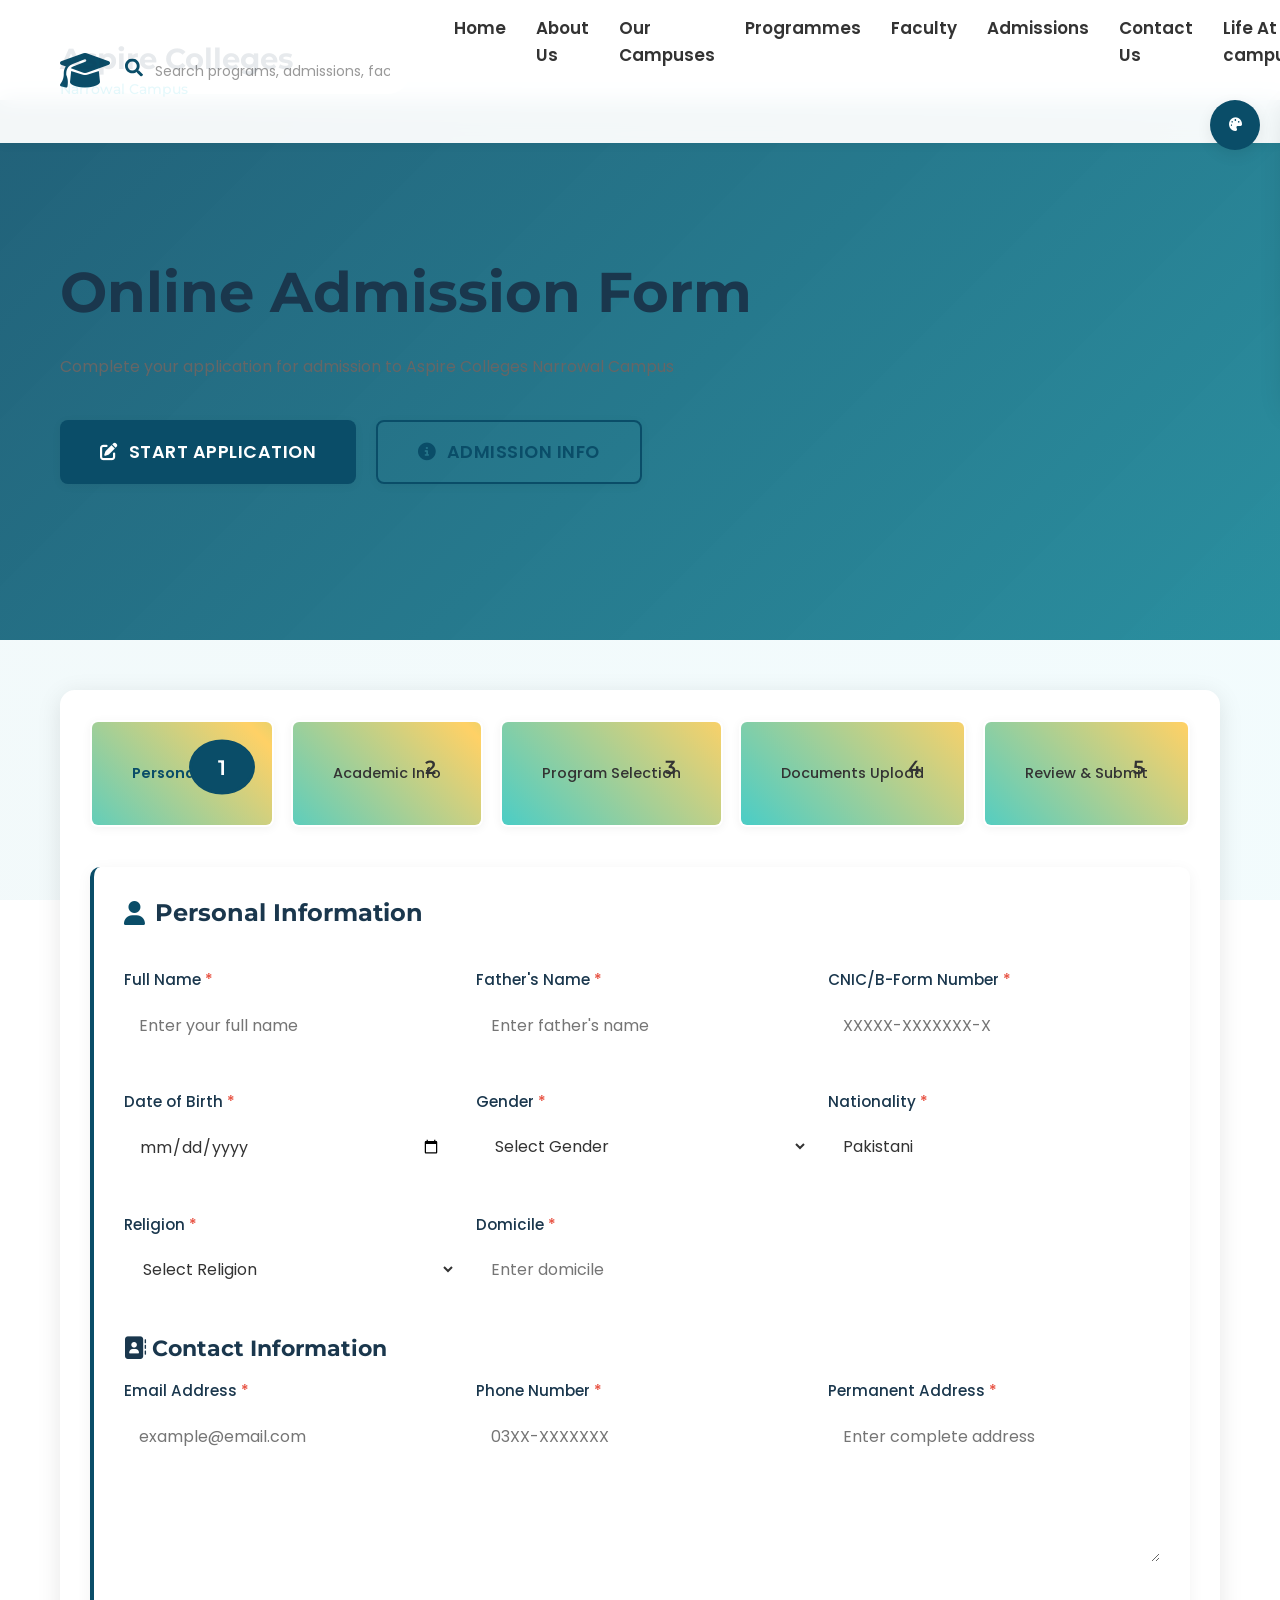
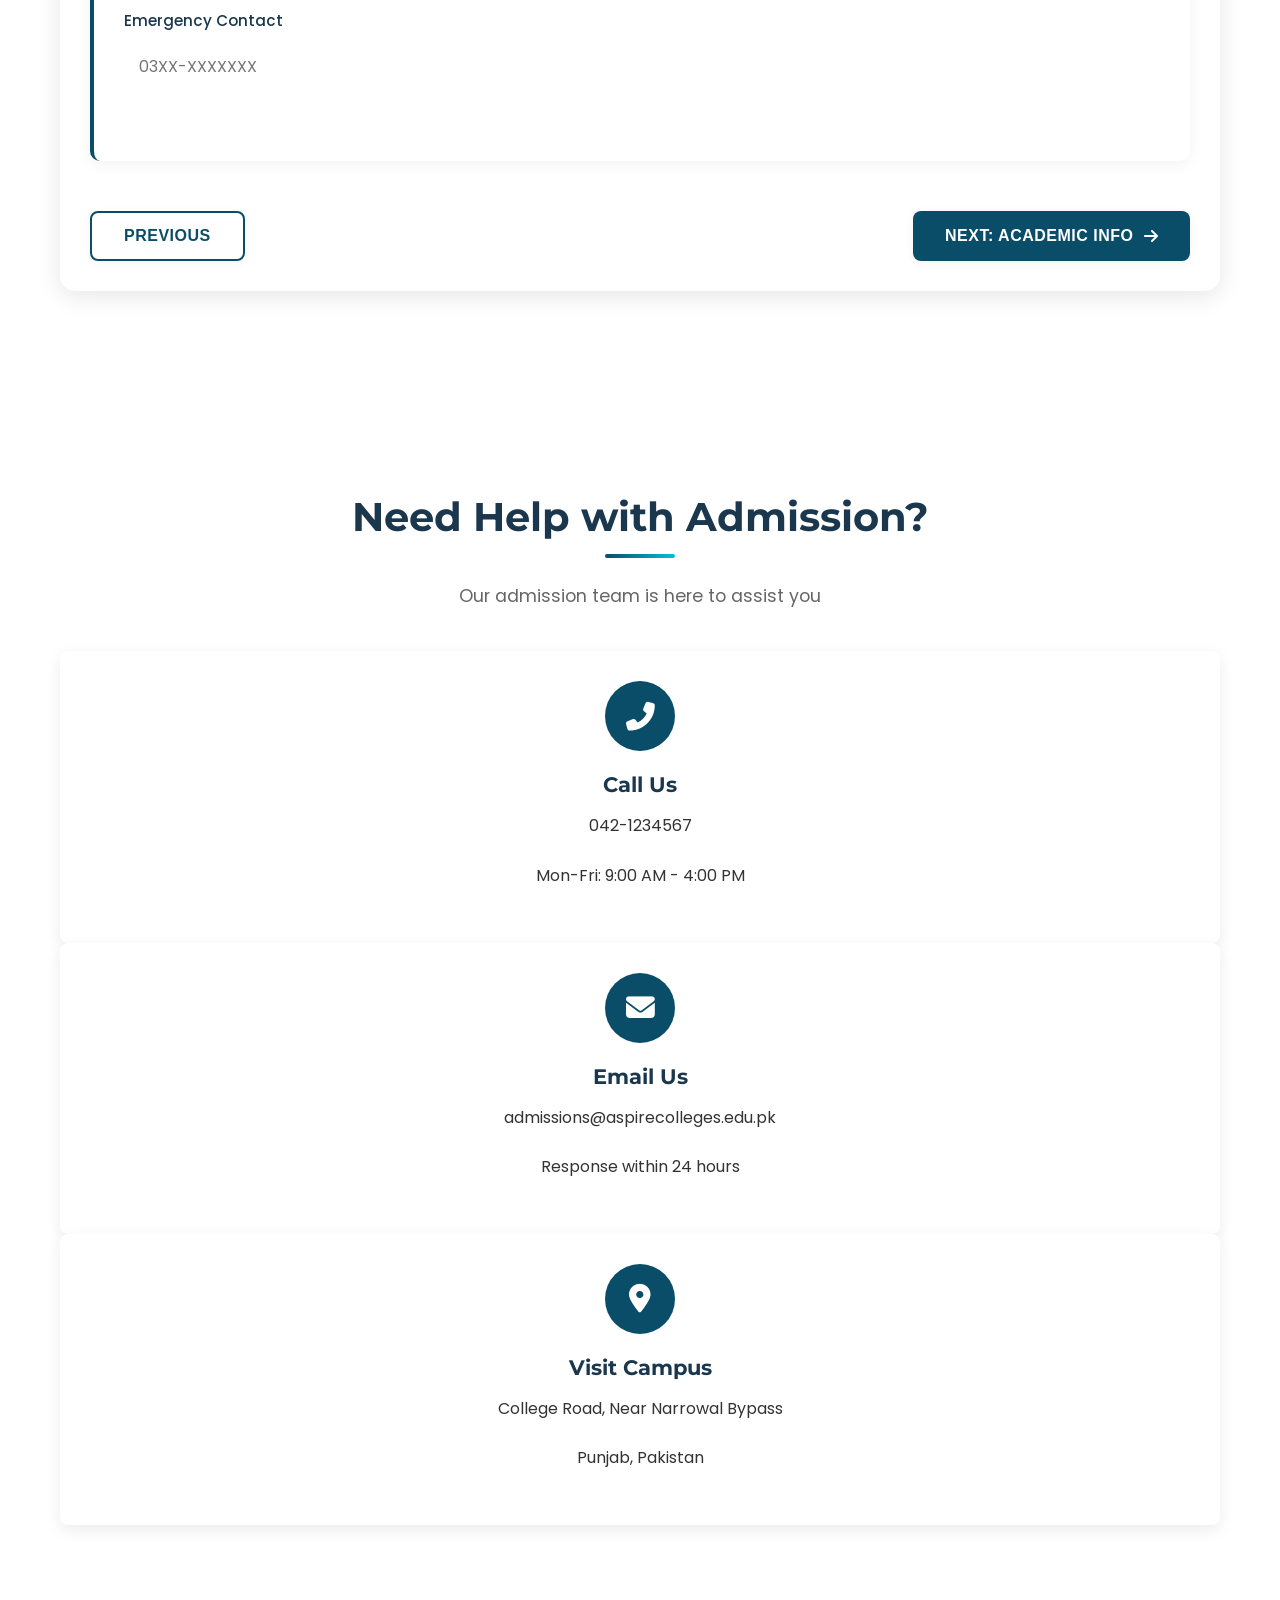
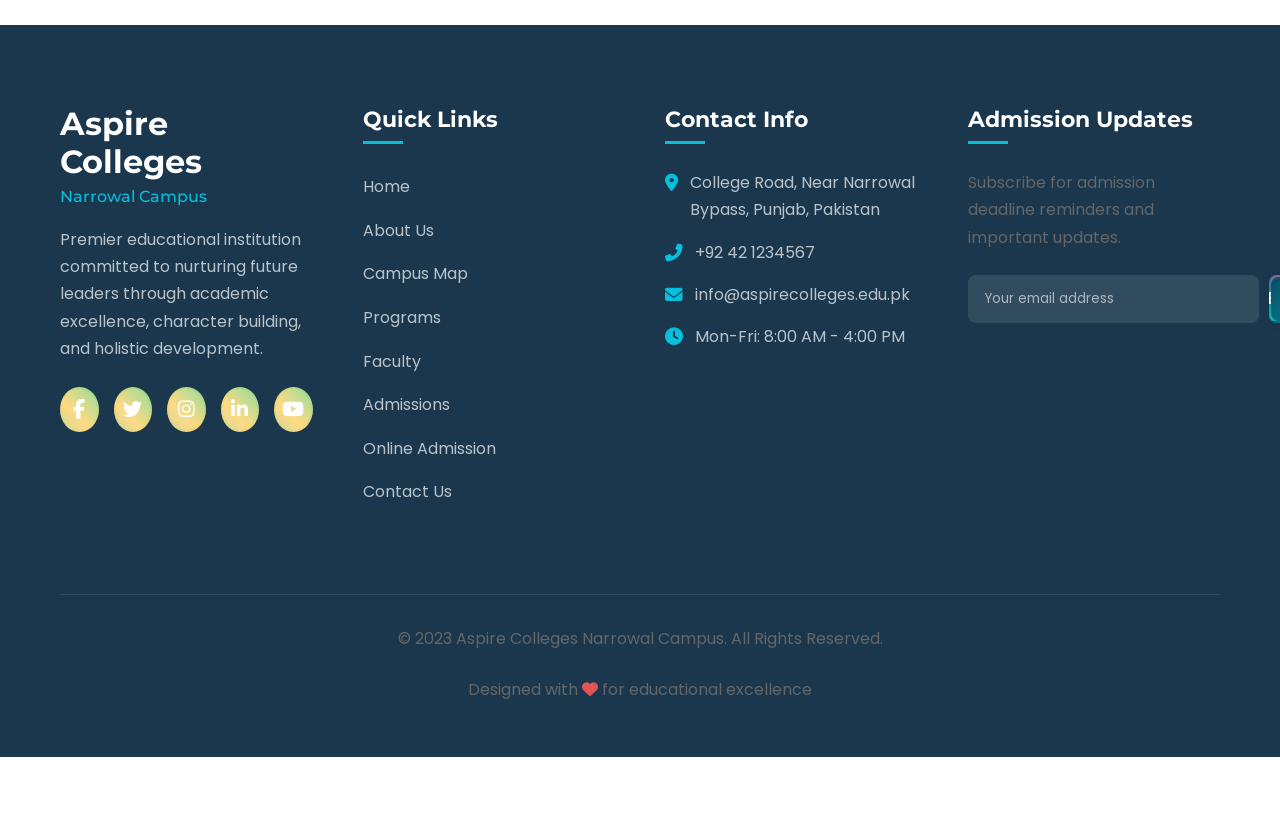
<file: OnlineAdmissionformpages.html>
<!DOCTYPE html>
<html lang="en">
<head>
    <meta charset="UTF-8">
    <meta name="viewport" content="width=device-width, initial-scale=1.0">
    <title>Online Admission Form - Aspire Colleges Narrowal</title>
    <meta name="description" content="Apply online for admission to Aspire Colleges Narrowal. Submit your application for Pre-Medical, Pre-Engineering, or Computer Science programs.">
    <meta name="keywords" content="online admission, apply online, college admission, aspire colleges admission">
    <meta name="author" content="Aspire Colleges Narrowal">
    <link rel="stylesheet" href="https://cdnjs.cloudflare.com/ajax/libs/font-awesome/6.4.0/css/all.min.css">
    <link href="https://fonts.googleapis.com/css2?family=Poppins:wght@300;400;500;600;700&family=Montserrat:wght@400;500;600;700&display=swap" rel="stylesheet">
    <link rel="stylesheet" href="style.css">
    <style>
        /* Additional styles for admission form */
        .admission-hero {
            background: linear-gradient(135deg, 
                rgba(10, 77, 104, 0.9) 0%, 
                rgba(8, 131, 149, 0.85) 100%), 
                url('https://images.unsplash.com/photo-1523050854058-8df90110c9f1?ixlib=rb-4.0.3&auto=format&fit=crop&w=1600&q=80');
            background-size: cover;
            background-position: center;
            background-attachment: fixed;
            min-height: 60vh;
            display: flex;
            align-items: center;
        }
        
        .form-stepper {
            background: var(--white);
            padding: 30px;
            border-radius: 15px;
            box-shadow: 0 5px 25px rgba(0, 0, 0, 0.1);
            margin-top: -50px;
            position: relative;
            z-index: 10;
        }
        
        .step-indicator {
            display: flex;
            justify-content: space-between;
            margin-bottom: 40px;
            position: relative;
        }
        
        .step-indicator:before {
            content: '';
            position: absolute;
            top: 25px;
            left: 0;
            right: 0;
            height: 3px;
            background: var(--border-color);
            z-index: 1;
        }
        
        .step {
            display: flex;
            flex-direction: column;
            align-items: center;
            position: relative;
            z-index: 2;
        }
        
        .step-number {
            width: 50px;
            height: 50px;
            border-radius: 50%;
            background: var(--light-bg);
            color: var(--text-color);
            display: flex;
            align-items: center;
            justify-content: center;
            font-weight: 600;
            font-size: 1.2rem;
            margin-bottom: 10px;
            transition: all 0.3s ease;
            border: 3px solid transparent;
        }
        
        .step.active .step-number {
            background: var(--theme-primary);
            color: white;
            border-color: var(--theme-primary);
            transform: scale(1.1);
        }
        
        .step.completed .step-number {
            background: var(--success-color);
            color: white;
            border-color: var(--success-color);
        }
        
        .step-text {
            font-size: 0.9rem;
            color: var(--text-color);
            text-align: center;
        }
        
        .step.active .step-text {
            color: var(--theme-primary);
            font-weight: 600;
        }
        
        .step-content {
            display: none;
        }
        
        .step-content.active {
            display: block;
            animation: fadeIn 0.5s ease;
        }
        
        .form-section {
            background: var(--white);
            padding: 30px;
            border-radius: 10px;
            box-shadow: 0 3px 15px rgba(0, 0, 0, 0.05);
            margin-bottom: 30px;
            border-left: 4px solid var(--theme-primary);
        }
        
        .form-section h3 {
            color: var(--dark-color);
            margin-bottom: 25px;
            padding-bottom: 15px;
            border-bottom: 2px solid var(--border-color);
            display: flex;
            align-items: center;
            gap: 10px;
        }
        
        .form-section h3 i {
            color: var(--theme-primary);
        }
        
        .form-grid {
            display: grid;
            grid-template-columns: repeat(auto-fit, minmax(250px, 1fr));
            gap: 20px;
            margin-bottom: 20px;
        }
        
        .form-group {
            margin-bottom: 20px;
        }
        
        .form-group label {
            display: block;
            margin-bottom: 8px;
            color: var(--dark-color);
            font-weight: 500;
            font-size: 0.95rem;
        }
        
        .form-group label.required:after {
            content: ' *';
            color: #e74c3c;
        }
        
        .form-control {
            width: 100%;
            padding: 12px 15px;
            border: 2px solid var(--border-color);
            border-radius: 8px;
            font-family: 'Poppins', sans-serif;
            font-size: 1rem;
            color: var(--text-color);
            background: var(--white);
            transition: all 0.3s ease;
        }
        
        .form-control:focus {
            outline: none;
            border-color: var(--theme-primary);
            box-shadow: 0 0 0 3px rgba(230, 57, 70, 0.1);
        }
        
        .form-control.error {
            border-color: #e74c3c;
        }
        
        .error-message {
            color: #e74c3c;
            font-size: 0.85rem;
            margin-top: 5px;
            display: none;
        }
        
        .form-row {
            display: grid;
            grid-template-columns: repeat(auto-fit, minmax(250px, 1fr));
            gap: 20px;
        }
        
        .form-actions {
            display: flex;
            justify-content: space-between;
            margin-top: 30px;
            padding-top: 20px;
            border-top: 1px solid var(--border-color);
        }
        
        .upload-area {
            border: 2px dashed var(--border-color);
            border-radius: 8px;
            padding: 40px 20px;
            text-align: center;
            cursor: pointer;
            transition: all 0.3s ease;
        }
        
        .upload-area:hover {
            border-color: var(--theme-primary);
            background: rgba(230, 57, 70, 0.05);
        }
        
        .upload-area i {
            font-size: 3rem;
            color: var(--theme-primary);
            margin-bottom: 15px;
        }
        
        .upload-area p {
            margin-bottom: 10px;
            color: var(--text-color);
        }
        
        .upload-area .btn {
            margin-top: 10px;
        }
        
        .uploaded-files {
            margin-top: 20px;
        }
        
        .file-item {
            display: flex;
            align-items: center;
            justify-content: space-between;
            padding: 10px;
            background: var(--light-bg);
            border-radius: 5px;
            margin-bottom: 10px;
        }
        
        .file-info {
            display: flex;
            align-items: center;
            gap: 10px;
        }
        
        .file-info i {
            color: var(--theme-primary);
        }
        
        .remove-file {
            background: none;
            border: none;
            color: #e74c3c;
            cursor: pointer;
            padding: 5px;
        }
        
        .fee-summary {
            background: var(--light-bg);
            padding: 20px;
            border-radius: 8px;
            margin-top: 20px;
        }
        
        .fee-item {
            display: flex;
            justify-content: space-between;
            padding: 10px 0;
            border-bottom: 1px solid var(--border-color);
        }
        
        .fee-item:last-child {
            border-bottom: none;
            font-weight: 600;
            color: var(--theme-primary);
        }
        
        .confirmation-box {
            background: var(--light-bg);
            padding: 30px;
            border-radius: 10px;
            text-align: center;
            margin: 30px 0;
        }
        
        .confirmation-box i {
            font-size: 4rem;
            color: var(--success-color);
            margin-bottom: 20px;
        }
        
        @keyframes fadeIn {
            from { opacity: 0; transform: translateY(20px); }
            to { opacity: 1; transform: translateY(0); }
        }
        
        /* Responsive adjustments */
        @media (max-width: 768px) {
            .form-stepper {
                padding: 20px;
                margin-top: -30px;
            }
            
            .step-indicator {
                flex-wrap: wrap;
                gap: 15px;
            }
            
            .step {
                flex: 0 0 calc(33.333% - 10px);
            }
            
            .step-number {
                width: 40px;
                height: 40px;
                font-size: 1rem;
            }
            
            .form-section {
                padding: 20px;
            }
            
            .form-actions {
                flex-direction: column;
                gap: 15px;
            }
            
            .form-actions .btn {
                width: 100%;
            }
        }
        
        @media (max-width: 480px) {
            .step {
                flex: 0 0 calc(50% - 10px);
            }
            
            .step-text {
                font-size: 0.8rem;
            }
            
            .form-grid,
            .form-row {
                grid-template-columns: 1fr;
            }
        }
    </style>
</head>
<body>
    <!-- Theme Selector -->
    <button class="theme-toggle-btn" id="themeToggleBtn">
        <i class="fas fa-palette"></i>
    </button>

    <div class="theme-selector" id="themeSelector">
        <h3>Select Theme</h3>
        <div class="theme-colors">
            <div class="theme-color default" data-theme="default" title="Default Theme"></div>
            <div class="theme-color dark" data-theme="dark" title="Dark Theme"></div>
            <div class="theme-color blue" data-theme="blue" title="Blue Theme"></div>
            <div class="theme-color purple" data-theme="purple" title="Purple Theme"></div>
            <div class="theme-color gold" data-theme="gold" title="Gold Theme"></div>
            <div class="theme-color orange" data-theme="orange" title="Orange Theme"></div>
            <div class="theme-color red" data-theme="red" title="Red Theme"></div>
            <div class="theme-color yellow" data-theme="yellow" title="Yellow Theme"></div>
            <div class="theme-color green" data-theme="green" title="Green Theme"></div>
            <div class="theme-color logo" data-theme="logo" title="Logo Theme"></div>
        </div>
    </div>

    <!-- Header -->
    <header id="header">
        <div class="container header-container">
            <a href="index.html" class="logo">
                <div class="logo-icon">
                    <i class="fas fa-graduation-cap"></i>
                </div>
                <div class="logo-text">
                    <div class="logo-main">Aspire Colleges</div>
                    <div class="logo-sub">Narrowal Campus</div>
                </div>
            </a>







 <!-- Search Bar -->
        <div class="search-container">
            <div class="search-icon">
                <svg aria-hidden="true" class="e-font-icon-svg e-fas-search" viewBox="0 0 512 512" xmlns="http://www.w3.org/2000/svg">
                    <path d="M505 442.7L405.3 343c-4.5-4.5-10.6-7-17-7H372c27.6-35.3 44-79.7 44-128C416 93.1 322.9 0 208 0S0 93.1 0 208s93.1 208 208 208c48.3 0 92.7-16.4 128-44v16.3c0 6.4 2.5 12.5 7 17l99.7 99.7c9.4 9.4 24.6 9.4 33.9 0l28.3-28.3c9.4-9.4 9.4-24.6.1-34zM208 336c-70.7 0-128-57.2-128-128 0-70.7 57.2-128 128-128 70.7 0 128 57.2 128 128 0 70.7-57.2 128-128 128z"></path>
                </svg>
            </div>
            <input type="text" class="search-input" id="searchInput" placeholder="Search programs, admissions, faculty..." autocomplete="off">
            <div class="search-results" id="searchResults"></div>
        </div>

        <!-- Mobile Search Toggle -->
        <button class="search-toggle" id="searchToggle">
            <svg aria-hidden="true" class="e-font-icon-svg e-fas-search" viewBox="0 0 512 512" xmlns="http://www.w3.org/2000/svg" width="20" height="20">
                <path d="M505 442.7L405.3 343c-4.5-4.5-10.6-7-17-7H372c27.6-35.3 44-79.7 44-128C416 93.1 322.9 0 208 0S0 93.1 0 208s93.1 208 208 208c48.3 0 92.7-16.4 128-44v16.3c0 6.4 2.5 12.5 7 17l99.7 99.7c9.4 9.4 24.6 9.4 33.9 0l28.3-28.3c9.4-9.4 9.4-24.6.1-34zM208 336c-70.7 0-128-57.2-128-128 0-70.7 57.2-128 128-128 70.7 0 128 57.2 128 128 0 70.7-57.2 128-128 128z"></path>
            </svg>
        </button>





            <button class="mobile-menu-btn" id="mobileMenuBtn">
                <i class="fas fa-bars"></i>
            </button>

            <nav class="nav">
                <ul class="nav-links" id="navLinks">
                   <li><a href="index.html" class="nav-link active">Home</a></li>
                    <li><a href="about.html" class="nav-link">About Us</a></li>
                    <li><a href="campus.html" class="nav-link">Our Campuses </a></li>
                    <li><a href="programs.html" class="nav-link">Programmes</a></li>
                    <li><a href="faculty.html" class="nav-link">Faculty</a></li>
                    <li><a href="admissions.html" class="nav-link">Admissions</a></li>
                    <li><a href="contact.html" class="nav-link">Contact Us</a></li>
                    <li><a href="lifeatcampus.html" class="nav-link">Life At campus</a></li>
                     <li><a href="news-events.html" class="nav-link">News & Events</a></li>
                     <li><a href="seed.html" class="nav-link">SEED</a></li>
                     <li><a href="careers.html" class="nav-link">Careers</a></li>
                </ul>
            </nav>
        </div>
    </header>

    <!-- Main Content -->
    <main class="page-content">
        <!-- Hero Section -->
        <section class="admission-hero">
            <div class="container">
                <div class="hero-content animate-fade-in">
                    <h1>Online Admission Form</h1>
                    <p>Complete your application for admission to Aspire Colleges Narrowal Campus</p>
                    <div class="hero-btns">
                        <a href="#admission-form" class="btn btn-large animate-fade-in delay-1">
                            <i class="fas fa-edit"></i> Start Application
                        </a>
                        <a href="admissions.html" class="btn btn-outline btn-large animate-fade-in delay-2">
                            <i class="fas fa-info-circle"></i> Admission Info
                        </a>
                    </div>
                </div>
            </div>
        </section>

        <!-- Form Stepper -->
        <section id="admission-form" class="section-padding">
            <div class="container">
                <div class="form-stepper">
                    <!-- Step Indicator -->
                    <div class="step-indicator">
                        <div class="step active" data-step="1">
                            <div class="step-number">1</div>
                            <div class="step-text">Personal Info</div>
                        </div>
                        <div class="step" data-step="2">
                            <div class="step-number">2</div>
                            <div class="step-text">Academic Info</div>
                        </div>
                        <div class="step" data-step="3">
                            <div class="step-number">3</div>
                            <div class="step-text">Program Selection</div>
                        </div>
                        <div class="step" data-step="4">
                            <div class="step-number">4</div>
                            <div class="step-text">Documents Upload</div>
                        </div>
                        <div class="step" data-step="5">
                            <div class="step-number">5</div>
                            <div class="step-text">Review & Submit</div>
                        </div>
                    </div>

                    <!-- Step 1: Personal Information -->
                    <div class="step-content active" data-step="1">
                        <div class="form-section">
                            <h3><i class="fas fa-user"></i> Personal Information</h3>
                            
                            <div class="form-grid">
                                <div class="form-group">
                                    <label for="fullName" class="required">Full Name</label>
                                    <input type="text" id="fullName" class="form-control" placeholder="Enter your full name">
                                    <div class="error-message" id="fullNameError">Please enter your full name</div>
                                </div>
                                
                                <div class="form-group">
                                    <label for="fatherName" class="required">Father's Name</label>
                                    <input type="text" id="fatherName" class="form-control" placeholder="Enter father's name">
                                    <div class="error-message" id="fatherNameError">Please enter father's name</div>
                                </div>
                                
                                <div class="form-group">
                                    <label for="cnic" class="required">CNIC/B-Form Number</label>
                                    <input type="text" id="cnic" class="form-control" placeholder="XXXXX-XXXXXXX-X">
                                    <div class="error-message" id="cnicError">Please enter valid CNIC/B-Form number</div>
                                </div>
                                
                                <div class="form-group">
                                    <label for="dob" class="required">Date of Birth</label>
                                    <input type="date" id="dob" class="form-control">
                                    <div class="error-message" id="dobError">Please select date of birth</div>
                                </div>
                                
                                <div class="form-group">
                                    <label for="gender" class="required">Gender</label>
                                    <select id="gender" class="form-control">
                                        <option value="">Select Gender</option>
                                        <option value="male">Male</option>
                                        <option value="female">Female</option>
                                        <option value="other">Other</option>
                                    </select>
                                    <div class="error-message" id="genderError">Please select gender</div>
                                </div>
                                
                                <div class="form-group">
                                    <label for="nationality" class="required">Nationality</label>
                                    <input type="text" id="nationality" class="form-control" value="Pakistani" readonly>
                                </div>
                                
                                <div class="form-group">
                                    <label for="religion" class="required">Religion</label>
                                    <select id="religion" class="form-control">
                                        <option value="">Select Religion</option>
                                        <option value="islam">Islam</option>
                                        <option value="christianity">Christianity</option>
                                        <option value="other">Other</option>
                                    </select>
                                    <div class="error-message" id="religionError">Please select religion</div>
                                </div>
                                
                                <div class="form-group">
                                    <label for="domicile" class="required">Domicile</label>
                                    <input type="text" id="domicile" class="form-control" placeholder="Enter domicile">
                                    <div class="error-message" id="domicileError">Please enter domicile</div>
                                </div>
                            </div>
                            
                            <h4><i class="fas fa-address-book"></i> Contact Information</h4>
                            <div class="form-grid">
                                <div class="form-group">
                                    <label for="email" class="required">Email Address</label>
                                    <input type="email" id="email" class="form-control" placeholder="example@email.com">
                                    <div class="error-message" id="emailError">Please enter valid email address</div>
                                </div>
                                
                                <div class="form-group">
                                    <label for="phone" class="required">Phone Number</label>
                                    <input type="tel" id="phone" class="form-control" placeholder="03XX-XXXXXXX">
                                    <div class="error-message" id="phoneError">Please enter valid phone number</div>
                                </div>
                                
                                <div class="form-group">
                                    <label for="address" class="required">Permanent Address</label>
                                    <textarea id="address" class="form-control" rows="3" placeholder="Enter complete address"></textarea>
                                    <div class="error-message" id="addressError">Please enter permanent address</div>
                                </div>
                                
                                <div class="form-group">
                                    <label for="emergencyContact">Emergency Contact</label>
                                    <input type="tel" id="emergencyContact" class="form-control" placeholder="03XX-XXXXXXX">
                                </div>
                            </div>
                        </div>
                        
                        <div class="form-actions">
                            <button class="btn btn-outline" disabled>Previous</button>
                            <button class="btn next-step" data-next="2">Next: Academic Info <i class="fas fa-arrow-right"></i></button>
                        </div>
                    </div>

                    <!-- Step 2: Academic Information -->
                    <div class="step-content" data-step="2">
                        <div class="form-section">
                            <h3><i class="fas fa-graduation-cap"></i> Academic Information</h3>
                            
                            <h4>Matriculation (SSC/9th-10th)</h4>
                            <div class="form-grid">
                                <div class="form-group">
                                    <label for="matricBoard" class="required">Board</label>
                                    <select id="matricBoard" class="form-control">
                                        <option value="">Select Board</option>
                                        <option value="bise-gujranwala">BISE Gujranwala</option>
                                        <option value="bise-lahore">BISE Lahore</option>
                                        <option value="bise-faisalabad">BISE Faisalabad</option>
                                        <option value="other">Other</option>
                                    </select>
                                    <div class="error-message" id="matricBoardError">Please select board</div>
                                </div>
                                
                                <div class="form-group">
                                    <label for="matricYear" class="required">Passing Year</label>
                                    <input type="number" id="matricYear" class="form-control" min="2000" max="2024" placeholder="YYYY">
                                    <div class="error-message" id="matricYearError">Please enter passing year</div>
                                </div>
                                
                                <div class="form-group">
                                    <label for="matricRollNo" class="required">Roll Number</label>
                                    <input type="text" id="matricRollNo" class="form-control" placeholder="Roll number">
                                    <div class="error-message" id="matricRollNoError">Please enter roll number</div>
                                </div>
                                
                                <div class="form-group">
                                    <label for="matricMarks" class="required">Total Marks</label>
                                    <input type="number" id="matricMarks" class="form-control" placeholder="Obtained marks">
                                    <div class="error-message" id="matricMarksError">Please enter total marks</div>
                                </div>
                                
                                <div class="form-group">
                                    <label for="matricTotal" class="required">Out of Marks</label>
                                    <input type="number" id="matricTotal" class="form-control" value="1100" readonly>
                                </div>
                                
                                <div class="form-group">
                                    <label for="matricPercentage" class="required">Percentage</label>
                                    <input type="text" id="matricPercentage" class="form-control" readonly>
                                </div>
                            </div>
                            
                            <h4>Previous College/School Information</h4>
                            <div class="form-grid">
                                <div class="form-group">
                                    <label for="previousInstitute" class="required">Previous Institute Name</label>
                                    <input type="text" id="previousInstitute" class="form-control" placeholder="Name of school/college">
                                    <div class="error-message" id="previousInstituteError">Please enter institute name</div>
                                </div>
                                
                                <div class="form-group">
                                    <label for="previousAddress">Institute Address</label>
                                    <textarea id="previousAddress" class="form-control" rows="2" placeholder="Address of previous institute"></textarea>
                                </div>
                            </div>
                        </div>
                        
                        <div class="form-actions">
                            <button class="btn btn-outline prev-step" data-prev="1"><i class="fas fa-arrow-left"></i> Previous</button>
                            <button class="btn next-step" data-next="3">Next: Program Selection <i class="fas fa-arrow-right"></i></button>
                        </div>
                    </div>

                    <!-- Step 3: Program Selection -->
                    <div class="step-content" data-step="3">
                        <div class="form-section">
                            <h3><i class="fas fa-book"></i> Program Selection</h3>
                            
                            <div class="form-group">
                                <label for="program" class="required">Select Program</label>
                                <select id="program" class="form-control">
                                    <option value="">Select Program</option>
                                    <option value="pre-medical">Pre-Medical (FSc)</option>
                                    <option value="pre-engineering">Pre-Engineering (FSc)</option>
                                    <option value="computer-science">Computer Science (ICS)</option>
                                </select>
                                <div class="error-message" id="programError">Please select a program</div>
                            </div>
                            
                            <div class="program-details" id="programDetails" style="display: none;">
                                <h4>Program Details</h4>
                                <div class="details-content">
                                    <!-- Details will be loaded dynamically -->
                                </div>
                            </div>
                            
                            <h4>Admission Session</h4>
                            <div class="form-row">
                                <div class="form-group">
                                    <label for="session" class="required">Session</label>
                                    <select id="session" class="form-control">
                                        <option value="">Select Session</option>
                                        <option value="2024-2025">2024-2025</option>
                                        <option value="2025-2026">2025-2026</option>
                                    </select>
                                    <div class="error-message" id="sessionError">Please select session</div>
                                </div>
                                
                                <div class="form-group">
                                    <label for="shift" class="required">Shift</label>
                                    <select id="shift" class="form-control">
                                        <option value="">Select Shift</option>
                                        <option value="morning">Morning (8:00 AM - 1:00 PM)</option>
                                        <option value="evening">Evening (1:30 PM - 6:30 PM)</option>
                                    </select>
                                    <div class="error-message" id="shiftError">Please select shift</div>
                                </div>
                            </div>
                            
                            <h4>Fee Structure</h4>
                            <div class="fee-summary">
                                <div class="fee-item">
                                    <span>Admission Fee</span>
                                    <span>Rs. 15,000</span>
                                </div>
                                <div class="fee-item">
                                    <span>Monthly Tuition Fee</span>
                                    <span>Rs. 4,500</span>
                                </div>
                                <div class="fee-item">
                                    <span>Annual Charges</span>
                                    <span>Rs. 10,000</span>
                                </div>
                                <div class="fee-item">
                                    <span>Security Deposit</span>
                                    <span>Rs. 5,000</span>
                                </div>
                                <div class="fee-item">
                                    <span><strong>Total First Year Fee</strong></span>
                                    <span><strong>Rs. 73,000</strong></span>
                                </div>
                            </div>
                        </div>
                        
                        <div class="form-actions">
                            <button class="btn btn-outline prev-step" data-prev="2"><i class="fas fa-arrow-left"></i> Previous</button>
                            <button class="btn next-step" data-next="4">Next: Documents Upload <i class="fas fa-arrow-right"></i></button>
                        </div>
                    </div>

                    <!-- Step 4: Documents Upload -->
                    <div class="step-content" data-step="4">
                        <div class="form-section">
                            <h3><i class="fas fa-file-upload"></i> Documents Upload</h3>
                            <p>Please upload scanned copies of the following documents (PDF/JPG/PNG, max 2MB each)</p>
                            
                            <div class="required-documents">
                                <h4>Required Documents</h4>
                                <ul style="margin-bottom: 20px; padding-left: 20px;">
                                    <li>Matriculation Marksheet</li>
                                    <li>Matriculation Certificate</li>
                                    <li>CNIC/B-Form Copy</li>
                                    <li>Father's/Guardian's CNIC</li>
                                    <li>Domicile Certificate</li>
                                    <li>Character Certificate</li>
                                    <li>4 Recent Passport Size Photos</li>
                                </ul>
                            </div>
                            
                            <div class="upload-area" id="dropArea">
                                <i class="fas fa-cloud-upload-alt"></i>
                                <p><strong>Drag & drop files here or click to browse</strong></p>
                                <p>Supported formats: PDF, JPG, PNG (Max 2MB each)</p>
                                <button class="btn btn-small" id="browseFiles">
                                    <i class="fas fa-folder-open"></i> Browse Files
                                </button>
                                <input type="file" id="fileInput" multiple accept=".pdf,.jpg,.jpeg,.png" style="display: none;">
                            </div>
                            
                            <div class="uploaded-files" id="uploadedFiles">
                                <!-- Uploaded files will be listed here -->
                            </div>
                        </div>
                        
                        <div class="form-actions">
                            <button class="btn btn-outline prev-step" data-prev="3"><i class="fas fa-arrow-left"></i> Previous</button>
                            <button class="btn next-step" data-next="5">Next: Review & Submit <i class="fas fa-arrow-right"></i></button>
                        </div>
                    </div>

                    <!-- Step 5: Review & Submit -->
                    <div class="step-content" data-step="5">
                        <div class="form-section">
                            <h3><i class="fas fa-check-circle"></i> Review & Submit</h3>
                            <p>Please review all information before submitting your application.</p>
                            
                            <div class="review-sections">
                                <div class="review-section">
                                    <h4>Personal Information</h4>
                                    <div class="review-content" id="reviewPersonal">
                                        <!-- Personal info will be populated here -->
                                    </div>
                                </div>
                                
                                <div class="review-section">
                                    <h4>Academic Information</h4>
                                    <div class="review-content" id="reviewAcademic">
                                        <!-- Academic info will be populated here -->
                                    </div>
                                </div>
                                
                                <div class="review-section">
                                    <h4>Program Details</h4>
                                    <div class="review-content" id="reviewProgram">
                                        <!-- Program info will be populated here -->
                                    </div>
                                </div>
                                
                                <div class="review-section">
                                    <h4>Uploaded Documents</h4>
                                    <div class="review-content" id="reviewDocuments">
                                        <!-- Documents info will be populated here -->
                                    </div>
                                </div>
                            </div>
                            
                            <div class="confirmation-box" id="confirmationBox" style="display: none;">
                                <i class="fas fa-check-circle"></i>
                                <h3>Application Submitted Successfully!</h3>
                                <p>Your application ID: <strong id="applicationId"></strong></p>
                                <p>We will contact you soon for further process.</p>
                                <button class="btn" onclick="window.location.href='index.html'">
                                    <i class="fas fa-home"></i> Return to Home
                                </button>
                            </div>
                            
                            <div class="terms-agreement">
                                <div class="form-group">
                                    <label class="checkbox-label">
                                        <input type="checkbox" id="termsAgreement" class="form-control">
                                        <span>I hereby declare that all information provided is true and correct to the best of my knowledge. I agree to abide by the rules and regulations of Aspire Colleges Narrowal Campus.</span>
                                    </label>
                                    <div class="error-message" id="termsError">You must agree to the terms and conditions</div>
                                </div>
                            </div>
                        </div>
                        
                        <div class="form-actions">
                            <button class="btn btn-outline prev-step" data-prev="4"><i class="fas fa-arrow-left"></i> Previous</button>
                            <button class="btn btn-success" id="submitApplication">
                                <i class="fas fa-paper-plane"></i> Submit Application
                            </button>
                        </div>
                    </div>
                </div>
            </div>
        </section>

        <!-- Support Section -->
        <section class="section-padding bg-light">
            <div class="container">
                <div class="section-title text-center animate-fade-in">
                    <h2>Need Help with Admission?</h2>
                    <p class="section-subtitle">Our admission team is here to assist you</p>
                </div>
                
                <div class="support-grid">
                    <div class="support-card animate-fade-in">
                        <div class="support-icon">
                            <i class="fas fa-phone-alt"></i>
                        </div>
                        <h3>Call Us</h3>
                        <p>042-1234567</p>
                        <p>Mon-Fri: 9:00 AM - 4:00 PM</p>
                    </div>
                    
                    <div class="support-card animate-fade-in delay-1">
                        <div class="support-icon">
                            <i class="fas fa-envelope"></i>
                        </div>
                        <h3>Email Us</h3>
                        <p>admissions@aspirecolleges.edu.pk</p>
                        <p>Response within 24 hours</p>
                    </div>
                    
                    <div class="support-card animate-fade-in delay-2">
                        <div class="support-icon">
                            <i class="fas fa-map-marker-alt"></i>
                        </div>
                        <h3>Visit Campus</h3>
                        <p>College Road, Near Narrowal Bypass</p>
                        <p>Punjab, Pakistan</p>
                    </div>
                </div>
            </div>
        </section>
    </main>

    <!-- Footer -->
    <footer>
        <div class="container">
            <div class="footer-content">
                <div class="footer-about">
                    <div class="footer-logo">Aspire Colleges<br><span>Narrowal Campus</span></div>
                    <p>Premier educational institution committed to nurturing future leaders through academic excellence, character building, and holistic development.</p>
                    
                    <div class="social-icons">
                        <a href="#" class="social-icon facebook">
                            <i class="fab fa-facebook-f"></i>
                        </a>
                        <a href="#" class="social-icon twitter">
                            <i class="fab fa-twitter"></i>
                        </a>
                        <a href="#" class="social-icon instagram">
                            <i class="fab fa-instagram"></i>
                        </a>
                        <a href="#" class="social-icon linkedin">
                            <i class="fab fa-linkedin-in"></i>
                        </a>
                        <a href="#" class="social-icon youtube">
                            <i class="fab fa-youtube"></i>
                        </a>
                    </div>
                </div>
                
                <div class="footer-links">
                    <h3>Quick Links</h3>
                    <ul>
                        <li><a href="index.html">Home</a></li>
                        <li><a href="about.html">About Us</a></li>
                        <li><a href="campus.html">Campus Map</a></li>
                        <li><a href="programs.html">Programs</a></li>
                        <li><a href="faculty.html">Faculty</a></li>
                        <li><a href="admissions.html">Admissions</a></li>
                        <li><a href="online-admission-form.html" class="active">Online Admission</a></li>
                        <li><a href="contact.html">Contact Us</a></li>
                    </ul>
                </div>
                
                <div class="footer-contact">
                    <h3>Contact Info</h3>
                    <p><i class="fas fa-map-marker-alt"></i> College Road, Near Narrowal Bypass, Punjab, Pakistan</p>
                    <p><i class="fas fa-phone-alt"></i> +92 42 1234567</p>
                    <p><i class="fas fa-envelope"></i> info@aspirecolleges.edu.pk</p>
                    <p><i class="fas fa-clock"></i> Mon-Fri: 8:00 AM - 4:00 PM</p>
                </div>
                
                <div class="footer-newsletter">
                    <h3>Admission Updates</h3>
                    <p>Subscribe for admission deadline reminders and important updates.</p>
                    <form class="newsletter-form" id="newsletterForm">
                        <input type="email" placeholder="Your email address" required>
                        <button type="submit" class="btn btn-accent">Subscribe</button>
                    </form>
                </div>
            </div>
            
            <div class="copyright">
                <p>&copy; 2023 Aspire Colleges Narrowal Campus. All Rights Reserved.</p>
                <p>Designed with <i class="fas fa-heart"></i> for educational excellence</p>
            </div>
        </div>
    </footer>

    <!-- Back to Top -->
    <button class="back-to-top" id="backToTop">
        <i class="fas fa-chevron-up"></i>
    </button>

    <script src="script.js"></script>
    <script>
        // Admission Form Specific JavaScript
        document.addEventListener('DOMContentLoaded', function() {
            // Initialize form functionality
            initAdmissionForm();
            
            // Add active class to current nav link
            const currentPage = window.location.pathname;
            const navLinks = document.querySelectorAll('.nav-link');
            navLinks.forEach(link => {
                if (link.getAttribute('href') === 'online-admission-form.html') {
                    link.classList.add('active');
                } else {
                    link.classList.remove('active');
                }
            });
        });
        
        function initAdmissionForm() {
            // Step navigation
            const steps = document.querySelectorAll('.step');
            const stepContents = document.querySelectorAll('.step-content');
            const nextButtons = document.querySelectorAll('.next-step');
            const prevButtons = document.querySelectorAll('.prev-step');
            
            // Initialize first step
            updateStepIndicator(1);
            
            // Next button click handler
            nextButtons.forEach(button => {
                button.addEventListener('click', function() {
                    const currentStep = parseInt(this.closest('.step-content').dataset.step);
                    const nextStep = parseInt(this.dataset.next);
                    
                    if (validateStep(currentStep)) {
                        showStep(nextStep);
                        updateStepIndicator(nextStep);
                    }
                });
            });
            
            // Previous button click handler
            prevButtons.forEach(button => {
                button.addEventListener('click', function() {
                    const prevStep = parseInt(this.dataset.prev);
                    showStep(prevStep);
                    updateStepIndicator(prevStep);
                });
            });
            
            // Step indicator click handler
            steps.forEach(step => {
                step.addEventListener('click', function() {
                    const stepNumber = parseInt(this.dataset.step);
                    const currentStep = getCurrentStep();
                    
                    if (stepNumber < currentStep) {
                        showStep(stepNumber);
                        updateStepIndicator(stepNumber);
                    }
                });
            });
            
            // CNIC formatting
            const cnicInput = document.getElementById('cnic');
            if (cnicInput) {
                cnicInput.addEventListener('input', function(e) {
                    let value = this.value.replace(/\D/g, '');
                    if (value.length > 0) {
                        if (value.length <= 5) {
                            value = value;
                        } else if (value.length <= 12) {
                            value = value.slice(0, 5) + '-' + value.slice(5, 12) + '-' + value.slice(12, 13);
                        } else {
                            value = value.slice(0, 5) + '-' + value.slice(5, 12) + '-' + value.slice(12, 13);
                        }
                    }
                    this.value = value;
                });
            }
            
            // Phone number formatting
            const phoneInput = document.getElementById('phone');
            if (phoneInput) {
                phoneInput.addEventListener('input', function(e) {
                    let value = this.value.replace(/\D/g, '');
                    if (value.length > 0) {
                        if (value.length <= 4) {
                            value = value;
                        } else if (value.length <= 11) {
                            value = value.slice(0, 4) + '-' + value.slice(4, 11);
                        } else {
                            value = value.slice(0, 4) + '-' + value.slice(4, 11);
                        }
                    }
                    this.value = value;
                });
            }
            
            // Matric percentage calculation
            const matricMarks = document.getElementById('matricMarks');
            const matricPercentage = document.getElementById('matricPercentage');
            
            if (matricMarks && matricPercentage) {
                matricMarks.addEventListener('input', function() {
                    const marks = parseFloat(this.value) || 0;
                    const total = 1100; // Standard matric total marks
                    if (marks > 0) {
                        const percentage = ((marks / total) * 100).toFixed(2);
                        matricPercentage.value = percentage + '%';
                    } else {
                        matricPercentage.value = '';
                    }
                });
            }
            
            // Program selection handler
            const programSelect = document.getElementById('program');
            const programDetails = document.getElementById('programDetails');
            
            if (programSelect && programDetails) {
                programSelect.addEventListener('change', function() {
                    const program = this.value;
                    if (program) {
                        showProgramDetails(program);
                        programDetails.style.display = 'block';
                    } else {
                        programDetails.style.display = 'none';
                    }
                });
            }
            
            // File upload functionality
            const dropArea = document.getElementById('dropArea');
            const fileInput = document.getElementById('fileInput');
            const browseFiles = document.getElementById('browseFiles');
            const uploadedFiles = document.getElementById('uploadedFiles');
            
            if (dropArea && fileInput && browseFiles && uploadedFiles) {
                // Click to browse
                browseFiles.addEventListener('click', () => fileInput.click());
                dropArea.addEventListener('click', () => fileInput.click());
                
                // File input change
                fileInput.addEventListener('change', handleFiles);
                
                // Drag and drop
                ['dragenter', 'dragover', 'dragleave', 'drop'].forEach(eventName => {
                    dropArea.addEventListener(eventName, preventDefaults, false);
                });
                
                function preventDefaults(e) {
                    e.preventDefault();
                    e.stopPropagation();
                }
                
                ['dragenter', 'dragover'].forEach(eventName => {
                    dropArea.addEventListener(eventName, highlight, false);
                });
                
                ['dragleave', 'drop'].forEach(eventName => {
                    dropArea.addEventListener(eventName, unhighlight, false);
                });
                
                function highlight() {
                    dropArea.style.borderColor = 'var(--theme-primary)';
                    dropArea.style.backgroundColor = 'rgba(230, 57, 70, 0.05)';
                }
                
                function unhighlight() {
                    dropArea.style.borderColor = 'var(--border-color)';
                    dropArea.style.backgroundColor = '';
                }
                
                dropArea.addEventListener('drop', handleDrop, false);
                
                function handleDrop(e) {
                    const dt = e.dataTransfer;
                    const files = dt.files;
                    handleFiles({ target: { files } });
                }
                
                function handleFiles(e) {
                    const files = e.target.files;
                    for (let i = 0; i < files.length; i++) {
                        const file = files[i];
                        if (file.size > 2 * 1024 * 1024) {
                            alert('File size must be less than 2MB');
                            continue;
                        }
                        addFileToList(file);
                    }
                }
                
                function addFileToList(file) {
                    const fileItem = document.createElement('div');
                    fileItem.className = 'file-item';
                    
                    const fileInfo = document.createElement('div');
                    fileInfo.className = 'file-info';
                    
                    const icon = document.createElement('i');
                    if (file.type.includes('pdf')) {
                        icon.className = 'fas fa-file-pdf';
                        icon.style.color = '#e74c3c';
                    } else if (file.type.includes('image')) {
                        icon.className = 'fas fa-file-image';
                        icon.style.color = '#3498db';
                    } else {
                        icon.className = 'fas fa-file';
                    }
                    
                    const fileName = document.createElement('span');
                    fileName.textContent = file.name;
                    
                    const removeBtn = document.createElement('button');
                    removeBtn.className = 'remove-file';
                    removeBtn.innerHTML = '<i class="fas fa-times"></i>';
                    removeBtn.addEventListener('click', () => fileItem.remove());
                    
                    fileInfo.appendChild(icon);
                    fileInfo.appendChild(fileName);
                    fileItem.appendChild(fileInfo);
                    fileItem.appendChild(removeBtn);
                    uploadedFiles.appendChild(fileItem);
                }
            }
            
            // Submit application
            const submitBtn = document.getElementById('submitApplication');
            if (submitBtn) {
                submitBtn.addEventListener('click', function() {
                    if (validateStep(5)) {
                        submitApplication();
                    }
                });
            }
            
            // Terms agreement validation
            const termsCheckbox = document.getElementById('termsAgreement');
            if (termsCheckbox) {
                termsCheckbox.addEventListener('change', function() {
                    const termsError = document.getElementById('termsError');
                    if (this.checked) {
                        termsError.style.display = 'none';
                    }
                });
            }
        }
        
        function getCurrentStep() {
            const activeStep = document.querySelector('.step-content.active');
            return parseInt(activeStep.dataset.step);
        }
        
        function showStep(stepNumber) {
            // Hide all step contents
            document.querySelectorAll('.step-content').forEach(content => {
                content.classList.remove('active');
            });
            
            // Show selected step content
            const stepContent = document.querySelector(`.step-content[data-step="${stepNumber}"]`);
            if (stepContent) {
                stepContent.classList.add('active');
                
                // Scroll to top of form
                stepContent.scrollIntoView({ behavior: 'smooth', block: 'start' });
                
                // Update review if on last step
                if (stepNumber === 5) {
                    updateReview();
                }
            }
        }
        
        function updateStepIndicator(activeStep) {
            // Reset all steps
            document.querySelectorAll('.step').forEach(step => {
                step.classList.remove('active', 'completed');
            });
            
            // Mark previous steps as completed
            for (let i = 1; i < activeStep; i++) {
                const step = document.querySelector(`.step[data-step="${i}"]`);
                if (step) {
                    step.classList.add('completed');
                }
            }
            
            // Mark current step as active
            const currentStep = document.querySelector(`.step[data-step="${activeStep}"]`);
            if (currentStep) {
                currentStep.classList.add('active');
            }
        }
        
        function validateStep(stepNumber) {
            let isValid = true;
            
            // Clear all errors
            document.querySelectorAll('.error-message').forEach(error => {
                error.style.display = 'none';
            });
            document.querySelectorAll('.form-control').forEach(input => {
                input.classList.remove('error');
            });
            
            // Step-specific validation
            switch(stepNumber) {
                case 1:
                    isValid = validatePersonalInfo();
                    break;
                case 2:
                    isValid = validateAcademicInfo();
                    break;
                case 3:
                    isValid = validateProgramSelection();
                    break;
                case 4:
                    isValid = validateDocuments();
                    break;
                case 5:
                    isValid = validateTerms();
                    break;
            }
            
            return isValid;
        }
        
        function validatePersonalInfo() {
            let isValid = true;
            
            // Required fields for step 1
            const requiredFields = [
                'fullName', 'fatherName', 'cnic', 'dob', 'gender',
                'religion', 'domicile', 'email', 'phone', 'address'
            ];
            
            requiredFields.forEach(fieldId => {
                const field = document.getElementById(fieldId);
                const error = document.getElementById(fieldId + 'Error');
                
                if (!field.value.trim()) {
                    field.classList.add('error');
                    if (error) error.style.display = 'block';
                    isValid = false;
                }
            });
            
            // Email validation
            const email = document.getElementById('email');
            const emailError = document.getElementById('emailError');
            if (email.value && !isValidEmail(email.value)) {
                email.classList.add('error');
                emailError.textContent = 'Please enter a valid email address';
                emailError.style.display = 'block';
                isValid = false;
            }
            
            // CNIC validation
            const cnic = document.getElementById('cnic');
            const cnicError = document.getElementById('cnicError');
            if (cnic.value && !isValidCNIC(cnic.value)) {
                cnic.classList.add('error');
                cnicError.textContent = 'Please enter valid CNIC (XXXXX-XXXXXXX-X)';
                cnicError.style.display = 'block';
                isValid = false;
            }
            
            return isValid;
        }
        
        function validateAcademicInfo() {
            let isValid = true;
            
            // Required fields for step 2
            const requiredFields = [
                'matricBoard', 'matricYear', 'matricRollNo', 'matricMarks',
                'previousInstitute'
            ];
            
            requiredFields.forEach(fieldId => {
                const field = document.getElementById(fieldId);
                const error = document.getElementById(fieldId + 'Error');
                
                if (!field.value.trim()) {
                    field.classList.add('error');
                    if (error) error.style.display = 'block';
                    isValid = false;
                }
            });
            
            // Year validation
            const year = document.getElementById('matricYear');
            const yearError = document.getElementById('matricYearError');
            if (year.value && (year.value < 2000 || year.value > 2024)) {
                year.classList.add('error');
                yearError.textContent = 'Please enter valid year (2000-2024)';
                yearError.style.display = 'block';
                isValid = false;
            }
            
            // Marks validation
            const marks = document.getElementById('matricMarks');
            const marksError = document.getElementById('matricMarksError');
            if (marks.value && (marks.value < 0 || marks.value > 1100)) {
                marks.classList.add('error');
                marksError.textContent = 'Marks must be between 0 and 1100';
                marksError.style.display = 'block';
                isValid = false;
            }
            
            return isValid;
        }
        
        function validateProgramSelection() {
            let isValid = true;
            
            // Required fields for step 3
            const requiredFields = ['program', 'session', 'shift'];
            
            requiredFields.forEach(fieldId => {
                const field = document.getElementById(fieldId);
                const error = document.getElementById(fieldId + 'Error');
                
                if (!field.value.trim()) {
                    field.classList.add('error');
                    if (error) error.style.display = 'block';
                    isValid = false;
                }
            });
            
            return isValid;
        }
        
        function validateDocuments() {
            // Check if at least one document is uploaded
            const uploadedFiles = document.querySelectorAll('#uploadedFiles .file-item');
            if (uploadedFiles.length === 0) {
                alert('Please upload at least one required document');
                return false;
            }
            return true;
        }
        
        function validateTerms() {
            const termsCheckbox = document.getElementById('termsAgreement');
            const termsError = document.getElementById('termsError');
            
            if (!termsCheckbox.checked) {
                termsError.style.display = 'block';
                return false;
            }
            return true;
        }
        
        function isValidEmail(email) {
            const re = /^[^\s@]+@[^\s@]+\.[^\s@]+$/;
            return re.test(email);
        }
        
        function isValidCNIC(cnic) {
            const re = /^\d{5}-\d{7}-\d{1}$/;
            return re.test(cnic);
        }
        
        function showProgramDetails(program) {
            const detailsContent = document.querySelector('.details-content');
            let details = '';
            
            switch(program) {
                case 'pre-medical':
                    details = `
                        <p><strong>Program:</strong> Pre-Medical (FSc)</p>
                        <p><strong>Subjects:</strong> Biology, Chemistry, Physics</p>
                        <p><strong>Duration:</strong> 2 Years (4 Semesters)</p>
                        <p><strong>Eligibility:</strong> Matric Science with Biology</p>
                        <p><strong>Career Path:</strong> MBBS, BDS, Pharmacy, Biotechnology</p>
                    `;
                    break;
                case 'pre-engineering':
                    details = `
                        <p><strong>Program:</strong> Pre-Engineering (FSc)</p>
                        <p><strong>Subjects:</strong> Mathematics, Chemistry, Physics</p>
                        <p><strong>Duration:</strong> 2 Years (4 Semesters)</p>
                        <p><strong>Eligibility:</strong> Matric Science with Mathematics</p>
                        <p><strong>Career Path:</strong> Engineering, Architecture, Computer Science</p>
                    `;
                    break;
                case 'computer-science':
                    details = `
                        <p><strong>Program:</strong> Computer Science (ICS)</p>
                        <p><strong>Subjects:</strong> Computer Science, Mathematics, Physics</p>
                        <p><strong>Duration:</strong> 2 Years (4 Semesters)</p>
                        <p><strong>Eligibility:</strong> Matric Science/Arts with Mathematics</p>
                        <p><strong>Career Path:</strong> Software Engineering, IT, Data Science</p>
                    `;
                    break;
            }
            
            detailsContent.innerHTML = details;
        }
        
        function updateReview() {
            // Personal Information
            const personalInfo = document.getElementById('reviewPersonal');
            personalInfo.innerHTML = `
                <p><strong>Name:</strong> ${document.getElementById('fullName').value}</p>
                <p><strong>Father's Name:</strong> ${document.getElementById('fatherName').value}</p>
                <p><strong>CNIC:</strong> ${document.getElementById('cnic').value}</p>
                <p><strong>Date of Birth:</strong> ${document.getElementById('dob').value}</p>
                <p><strong>Gender:</strong> ${document.getElementById('gender').value}</p>
                <p><strong>Email:</strong> ${document.getElementById('email').value}</p>
                <p><strong>Phone:</strong> ${document.getElementById('phone').value}</p>
            `;
            
            // Academic Information
            const academicInfo = document.getElementById('reviewAcademic');
            academicInfo.innerHTML = `
                <p><strong>Matric Board:</strong> ${document.getElementById('matricBoard').value}</p>
                <p><strong>Passing Year:</strong> ${document.getElementById('matricYear').value}</p>
                <p><strong>Roll Number:</strong> ${document.getElementById('matricRollNo').value}</p>
                <p><strong>Marks:</strong> ${document.getElementById('matricMarks').value}/1100</p>
                <p><strong>Percentage:</strong> ${document.getElementById('matricPercentage').value}</p>
                <p><strong>Previous Institute:</strong> ${document.getElementById('previousInstitute').value}</p>
            `;
            
            // Program Details
            const programInfo = document.getElementById('reviewProgram');
            const programSelect = document.getElementById('program');
            const programText = programSelect.options[programSelect.selectedIndex].text;
            programInfo.innerHTML = `
                <p><strong>Program:</strong> ${programText}</p>
                <p><strong>Session:</strong> ${document.getElementById('session').value}</p>
                <p><strong>Shift:</strong> ${document.getElementById('shift').value}</p>
                <p><strong>Total Fee:</strong> Rs. 73,000 (First Year)</p>
            `;
            
            // Documents
            const documentsInfo = document.getElementById('reviewDocuments');
            const uploadedFiles = document.querySelectorAll('#uploadedFiles .file-item');
            let filesList = '';
            uploadedFiles.forEach(fileItem => {
                const fileName = fileItem.querySelector('span').textContent;
                filesList += `<p>✓ ${fileName}</p>`;
            });
            documentsInfo.innerHTML = filesList || '<p>No documents uploaded</p>';
        }
        
        function submitApplication() {
            // Show loading state
            const submitBtn = document.getElementById('submitApplication');
            const originalText = submitBtn.innerHTML;
            submitBtn.innerHTML = '<i class="fas fa-spinner fa-spin"></i> Processing...';
            submitBtn.disabled = true;
            
            // Simulate API call
            setTimeout(() => {
                // Generate application ID
                const applicationId = 'ASP' + Date.now().toString().slice(-8);
                
                // Hide form and show confirmation
                document.querySelector('.step-content[data-step="5"] .form-section').style.display = 'none';
                document.querySelector('.step-content[data-step="5"] .form-actions').style.display = 'none';
                
                const confirmationBox = document.getElementById('confirmationBox');
                document.getElementById('applicationId').textContent = applicationId;
                confirmationBox.style.display = 'block';
                
                // Scroll to confirmation
                confirmationBox.scrollIntoView({ behavior: 'smooth' });
                
                // Reset button
                submitBtn.innerHTML = originalText;
                submitBtn.disabled = false;
                
                // Save application data (in real app, send to server)
                const applicationData = {
                    personalInfo: {
                        fullName: document.getElementById('fullName').value,
                        fatherName: document.getElementById('fatherName').value,
                        cnic: document.getElementById('cnic').value,
                        dob: document.getElementById('dob').value,
                        gender: document.getElementById('gender').value,
                        email: document.getElementById('email').value,
                        phone: document.getElementById('phone').value
                    },
                    academicInfo: {
                        matricBoard: document.getElementById('matricBoard').value,
                        matricYear: document.getElementById('matricYear').value,
                        matricMarks: document.getElementById('matricMarks').value,
                        matricPercentage: document.getElementById('matricPercentage').value
                    },
                    programInfo: {
                        program: document.getElementById('program').value,
                        session: document.getElementById('session').value,
                        shift: document.getElementById('shift').value
                    },
                    applicationId: applicationId,
                    submissionDate: new Date().toISOString()
                };
                
                // Store in localStorage (for demo purposes)
                localStorage.setItem('lastApplication', JSON.stringify(applicationData));
                
                console.log('Application submitted:', applicationData);
                
                // Show success notification
                showNotification('Application submitted successfully! Your application ID: ' + applicationId, 'success');
                
            }, 2000);
        }
        
        // Utility function to show notifications
        function showNotification(message, type = 'info') {
            // Create notification element
            const notification = document.createElement('div');
            notification.className = `notification notification-${type}`;
            notification.innerHTML = `
                <div class="notification-content">
                    <i class="fas fa-${type === 'success' ? 'check-circle' : 'info-circle'}"></i>
                    <span>${message}</span>
                </div>
                <button class="notification-close">&times;</button>
            `;
            
            // Style notification
            notification.style.cssText = `
                position: fixed;
                top: 20px;
                right: 20px;
                background: ${type === 'success' ? '#28a745' : '#17a2b8'};
                color: white;
                padding: 15px 20px;
                border-radius: 8px;
                box-shadow: 0 5px 15px rgba(0,0,0,0.2);
                z-index: 10000;
                display: flex;
                align-items: center;
                justify-content: space-between;
                min-width: 300px;
                max-width: 400px;
                animation: slideIn 0.3s ease;
            `;
            
            // Add CSS animation if not exists
            if (!document.querySelector('#notification-animations')) {
                const style = document.createElement('style');
                style.id = 'notification-animations';
                style.textContent = `
                    @keyframes slideIn {
                        from { transform: translateX(100%); opacity: 0; }
                        to { transform: translateX(0); opacity: 1; }
                    }
                    @keyframes slideOut {
                        from { transform: translateX(0); opacity: 1; }
                        to { transform: translateX(100%); opacity: 0; }
                    }
                `;
                document.head.appendChild(style);
            }
            
            // Close button functionality
            notification.querySelector('.notification-close').addEventListener('click', () => {
                notification.style.animation = 'slideOut 0.3s ease';
                setTimeout(() => notification.remove(), 300);
            });
            
            // Add to document
            document.body.appendChild(notification);
            
            // Auto-remove after 5 seconds
            setTimeout(() => {
                if (notification.parentNode) {
                    notification.style.animation = 'slideOut 0.3s ease';
                    setTimeout(() => notification.remove(), 300);
                }
            }, 5000);
        }
    </script>
</body>
</html>
</file>
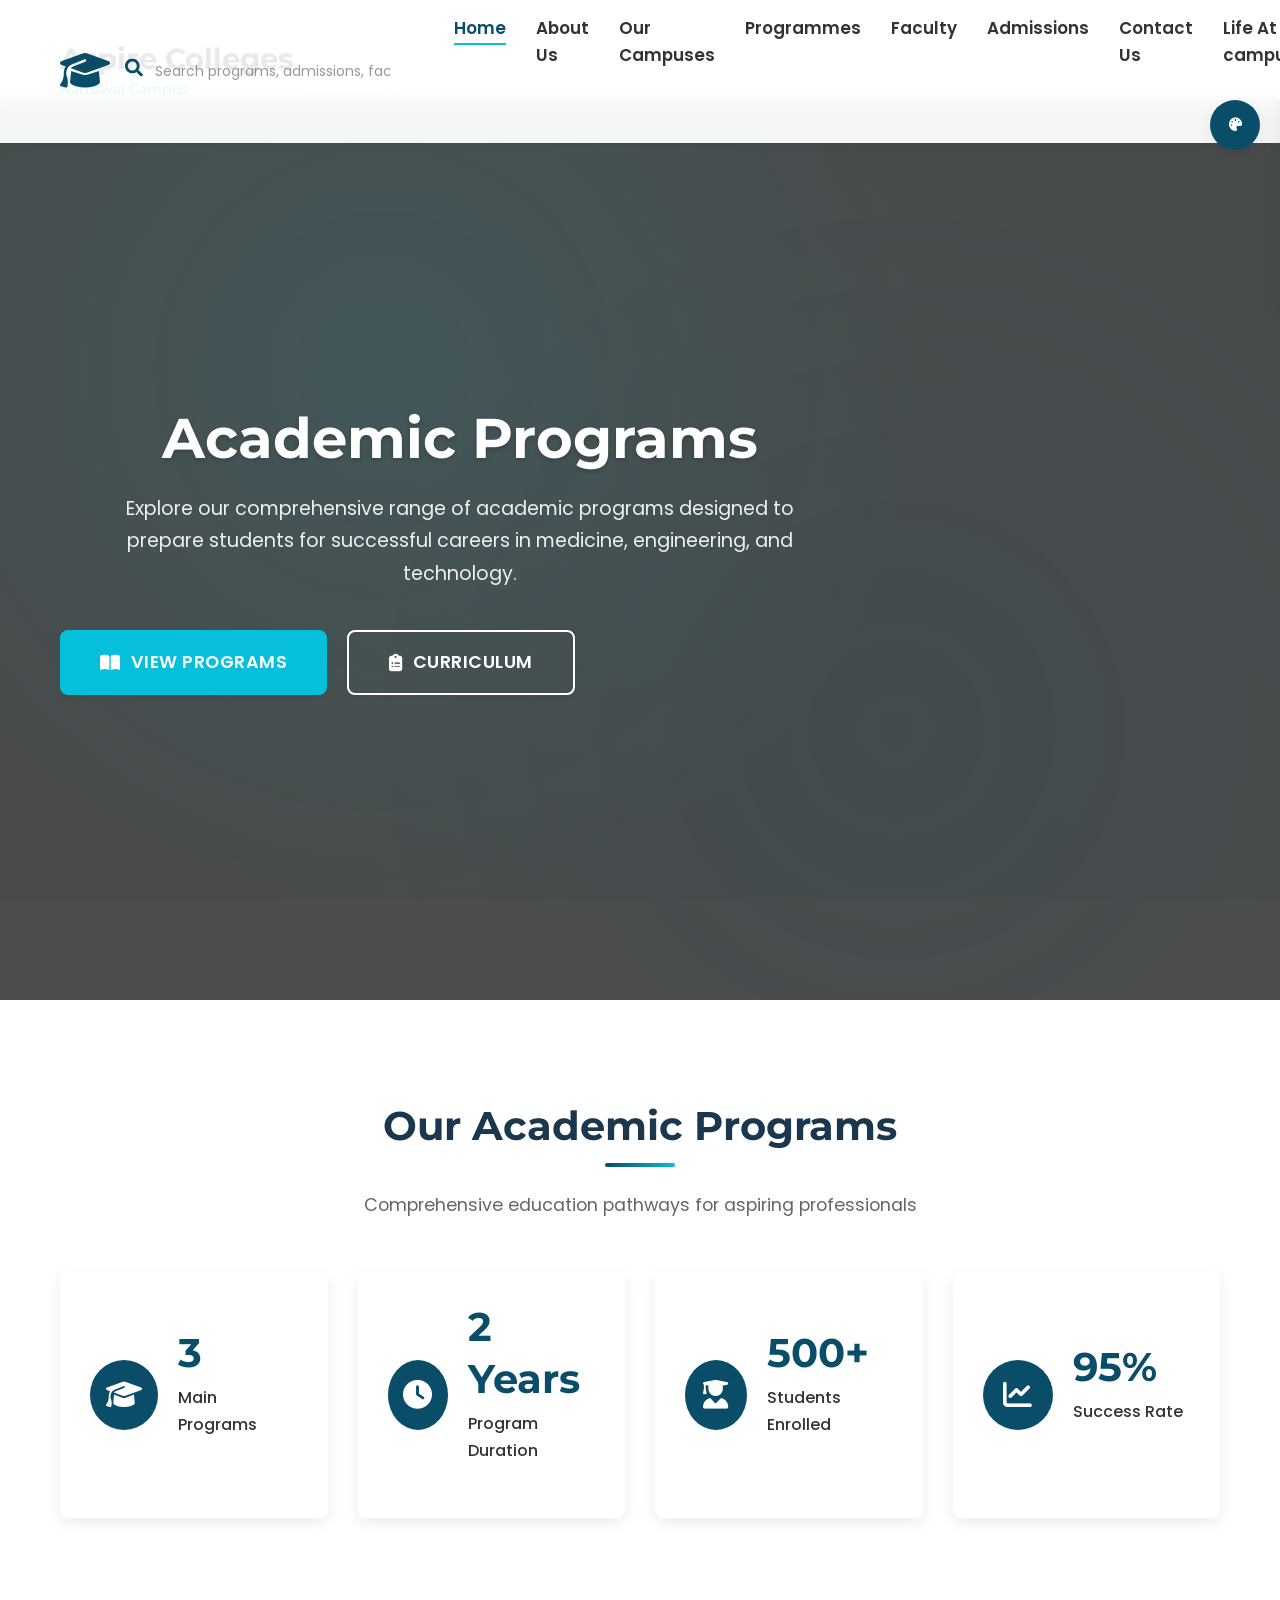
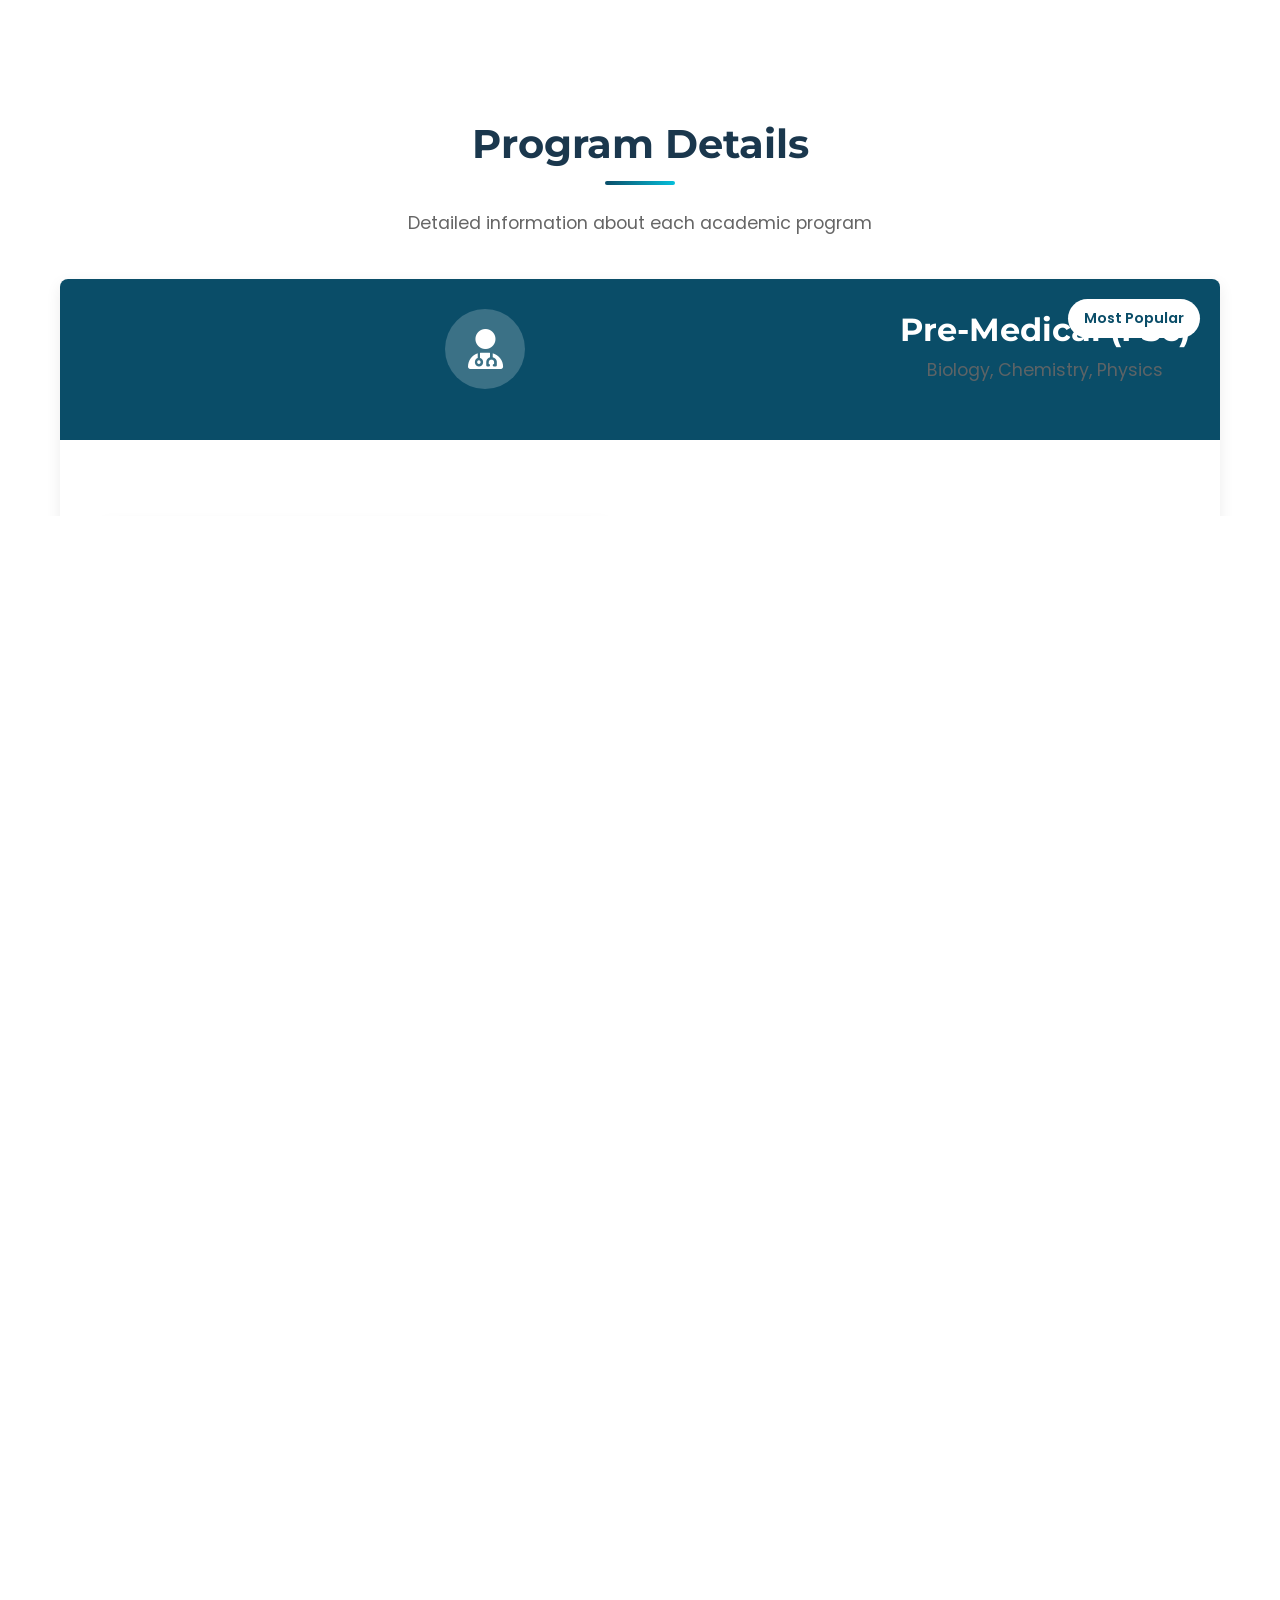
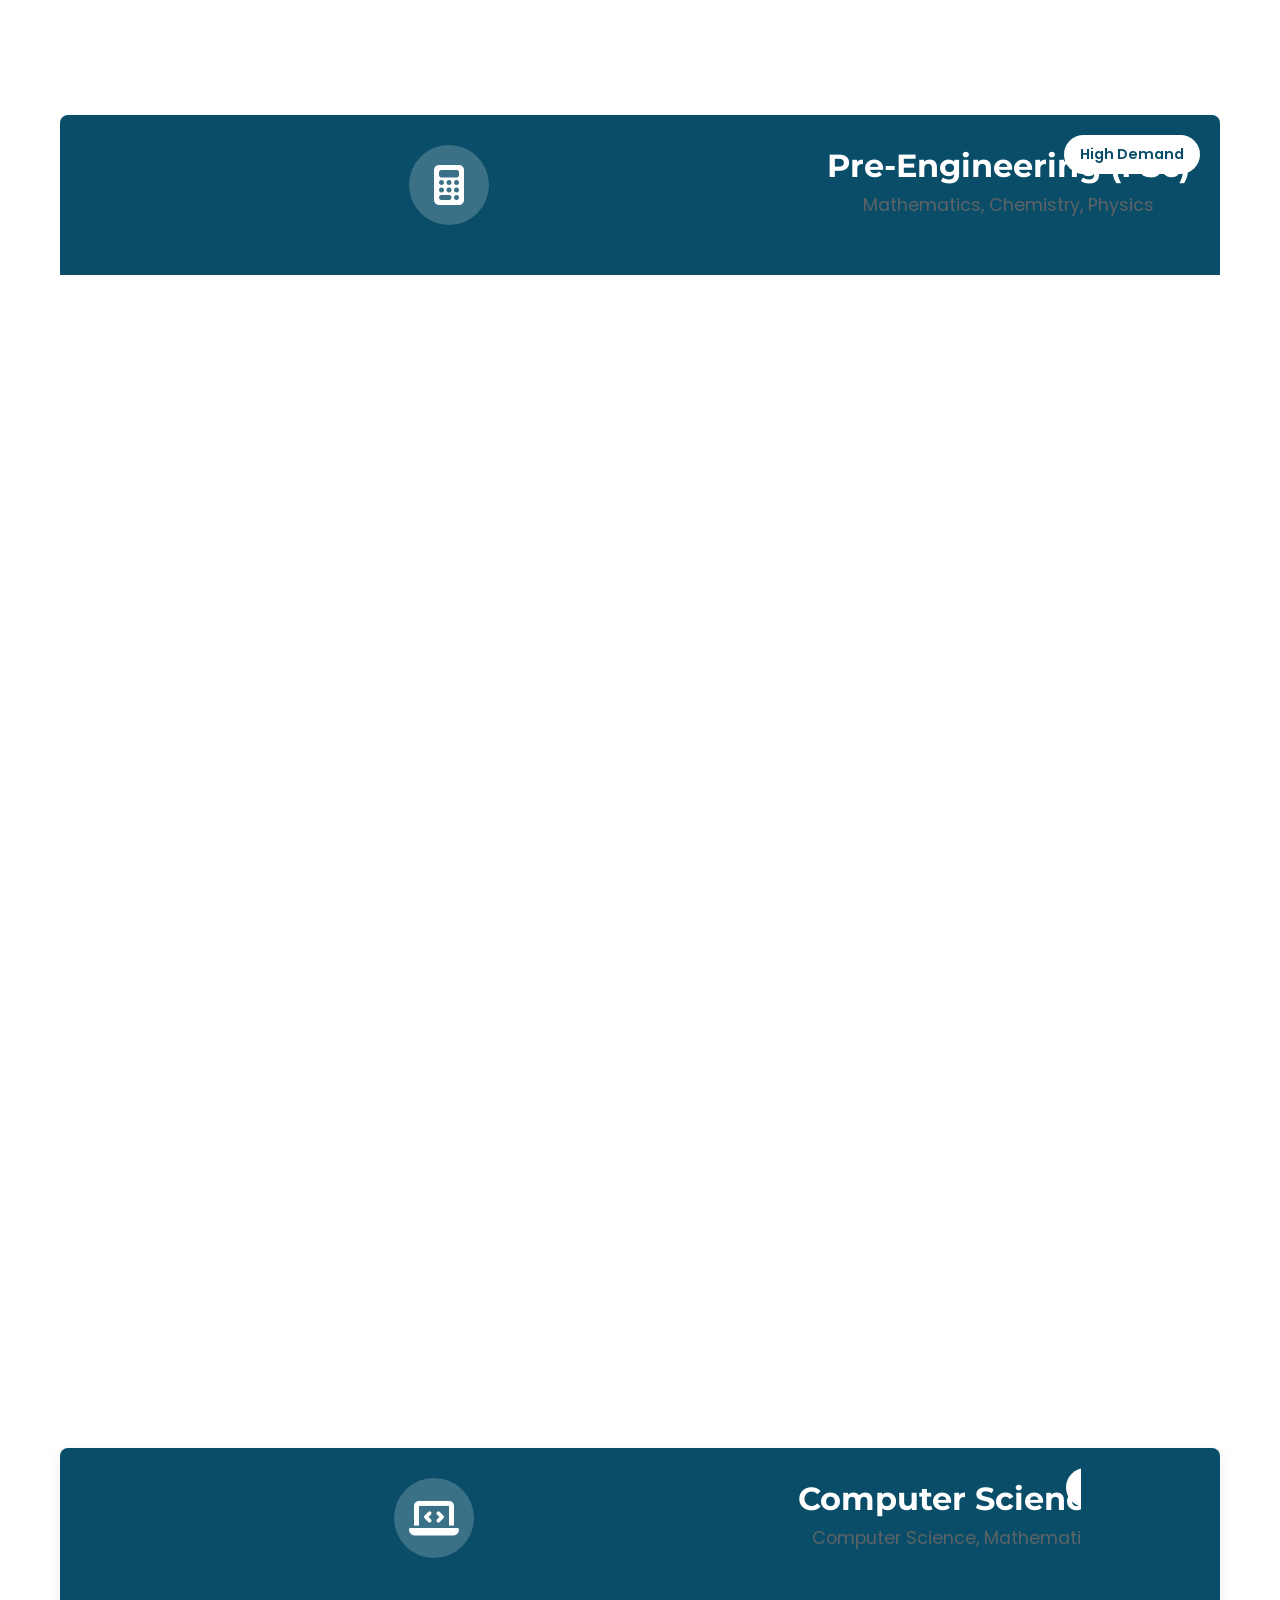
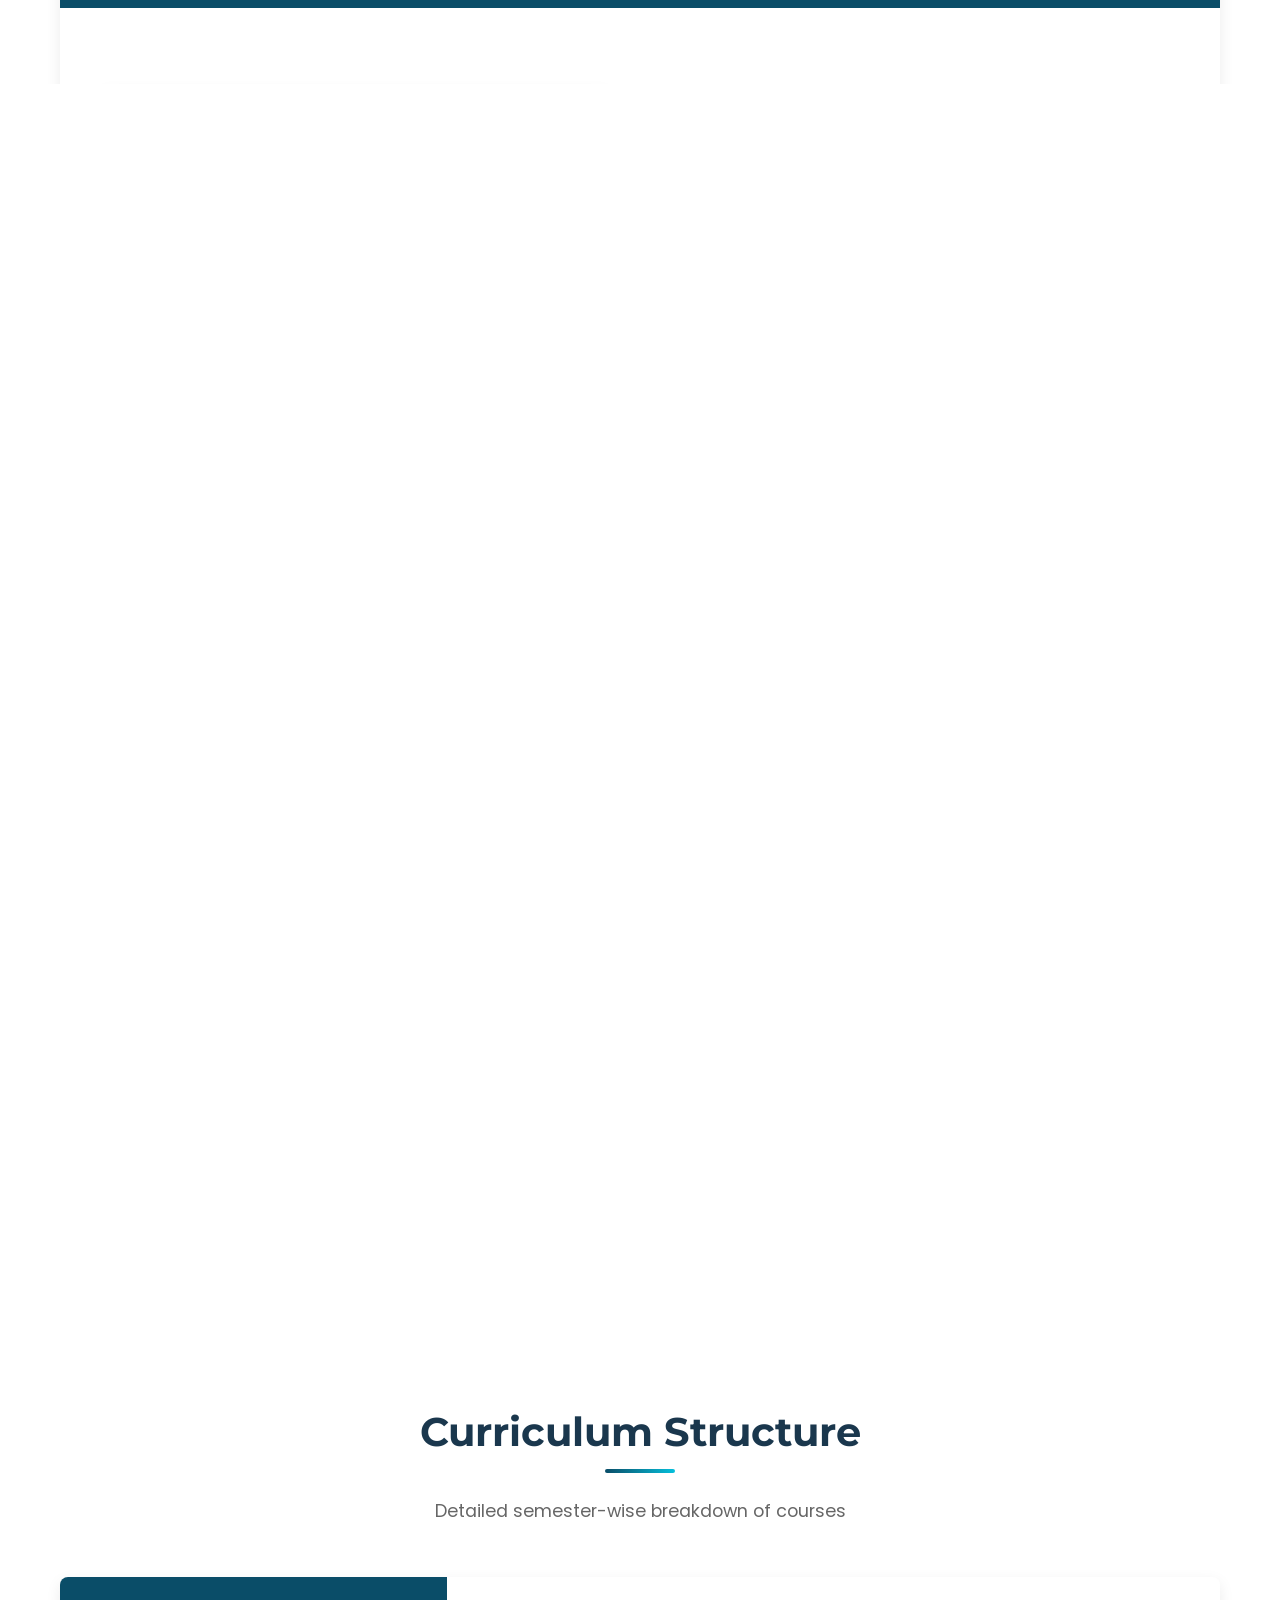
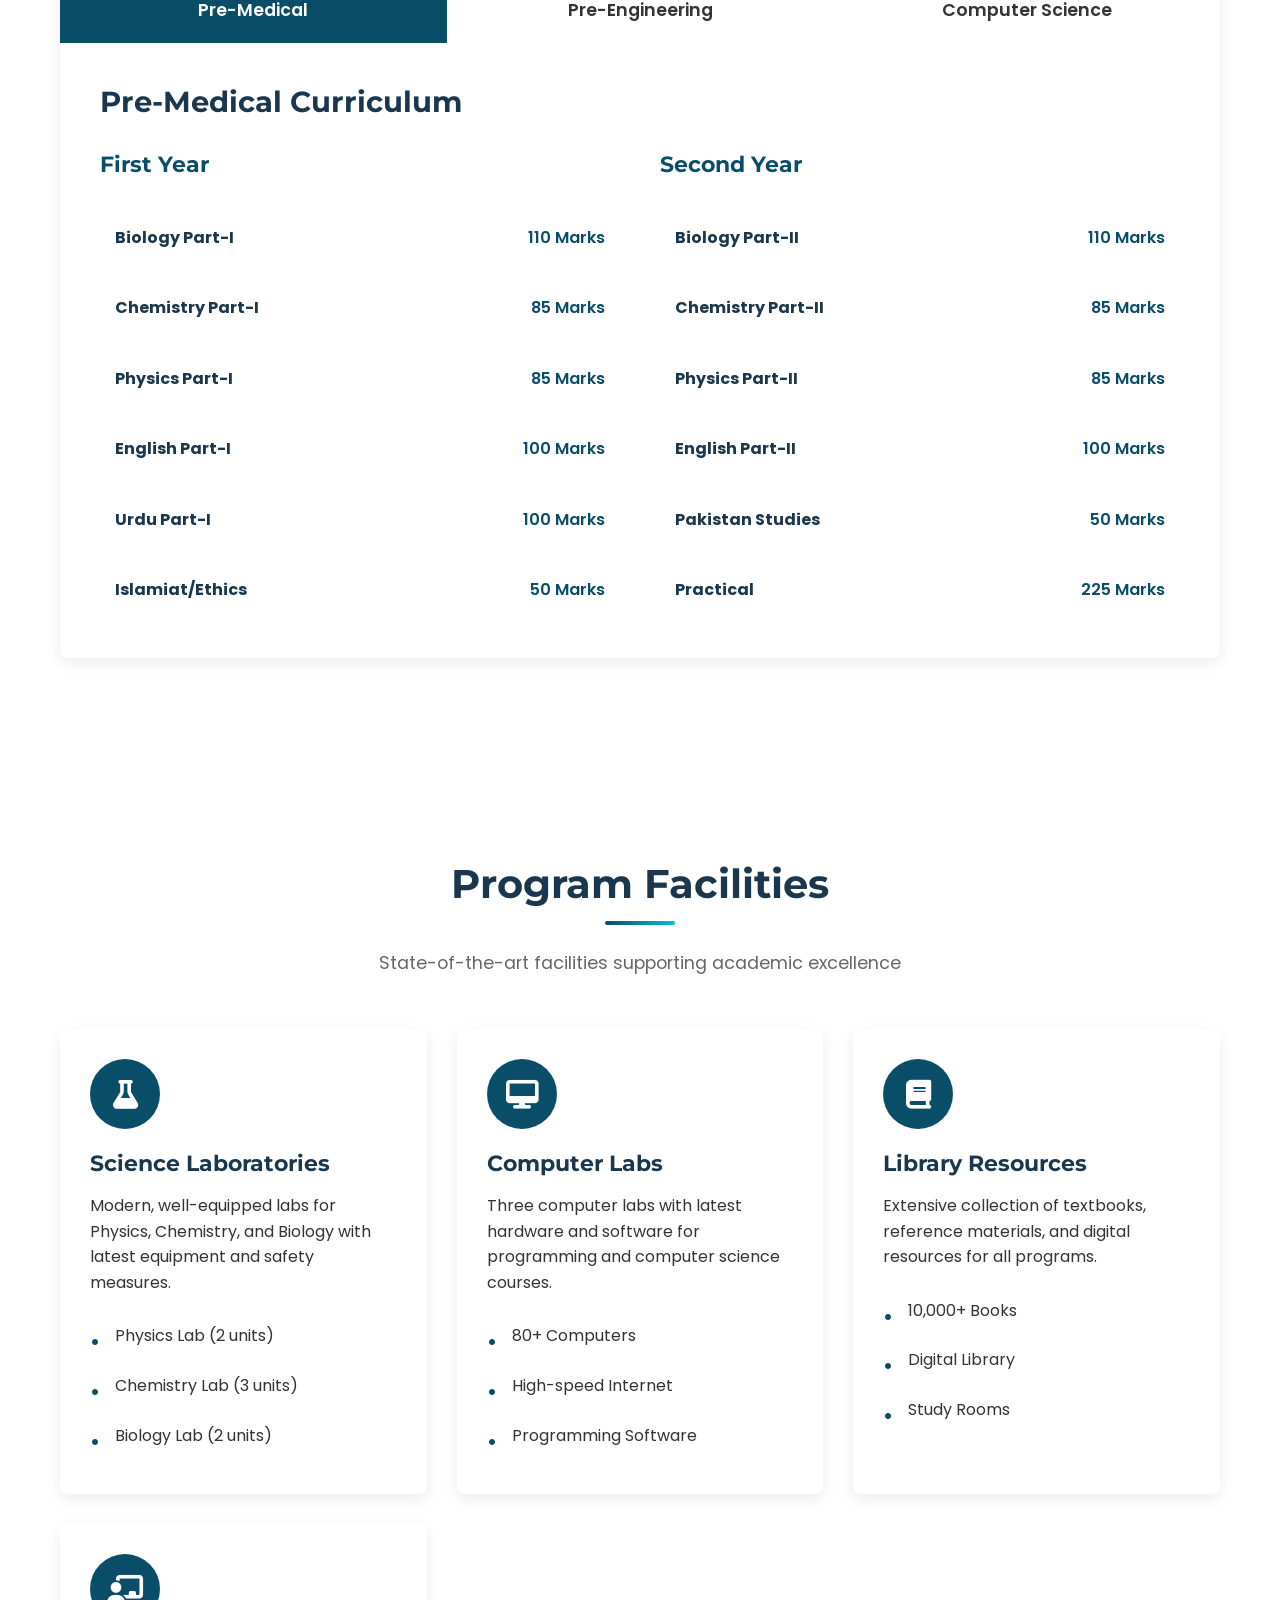
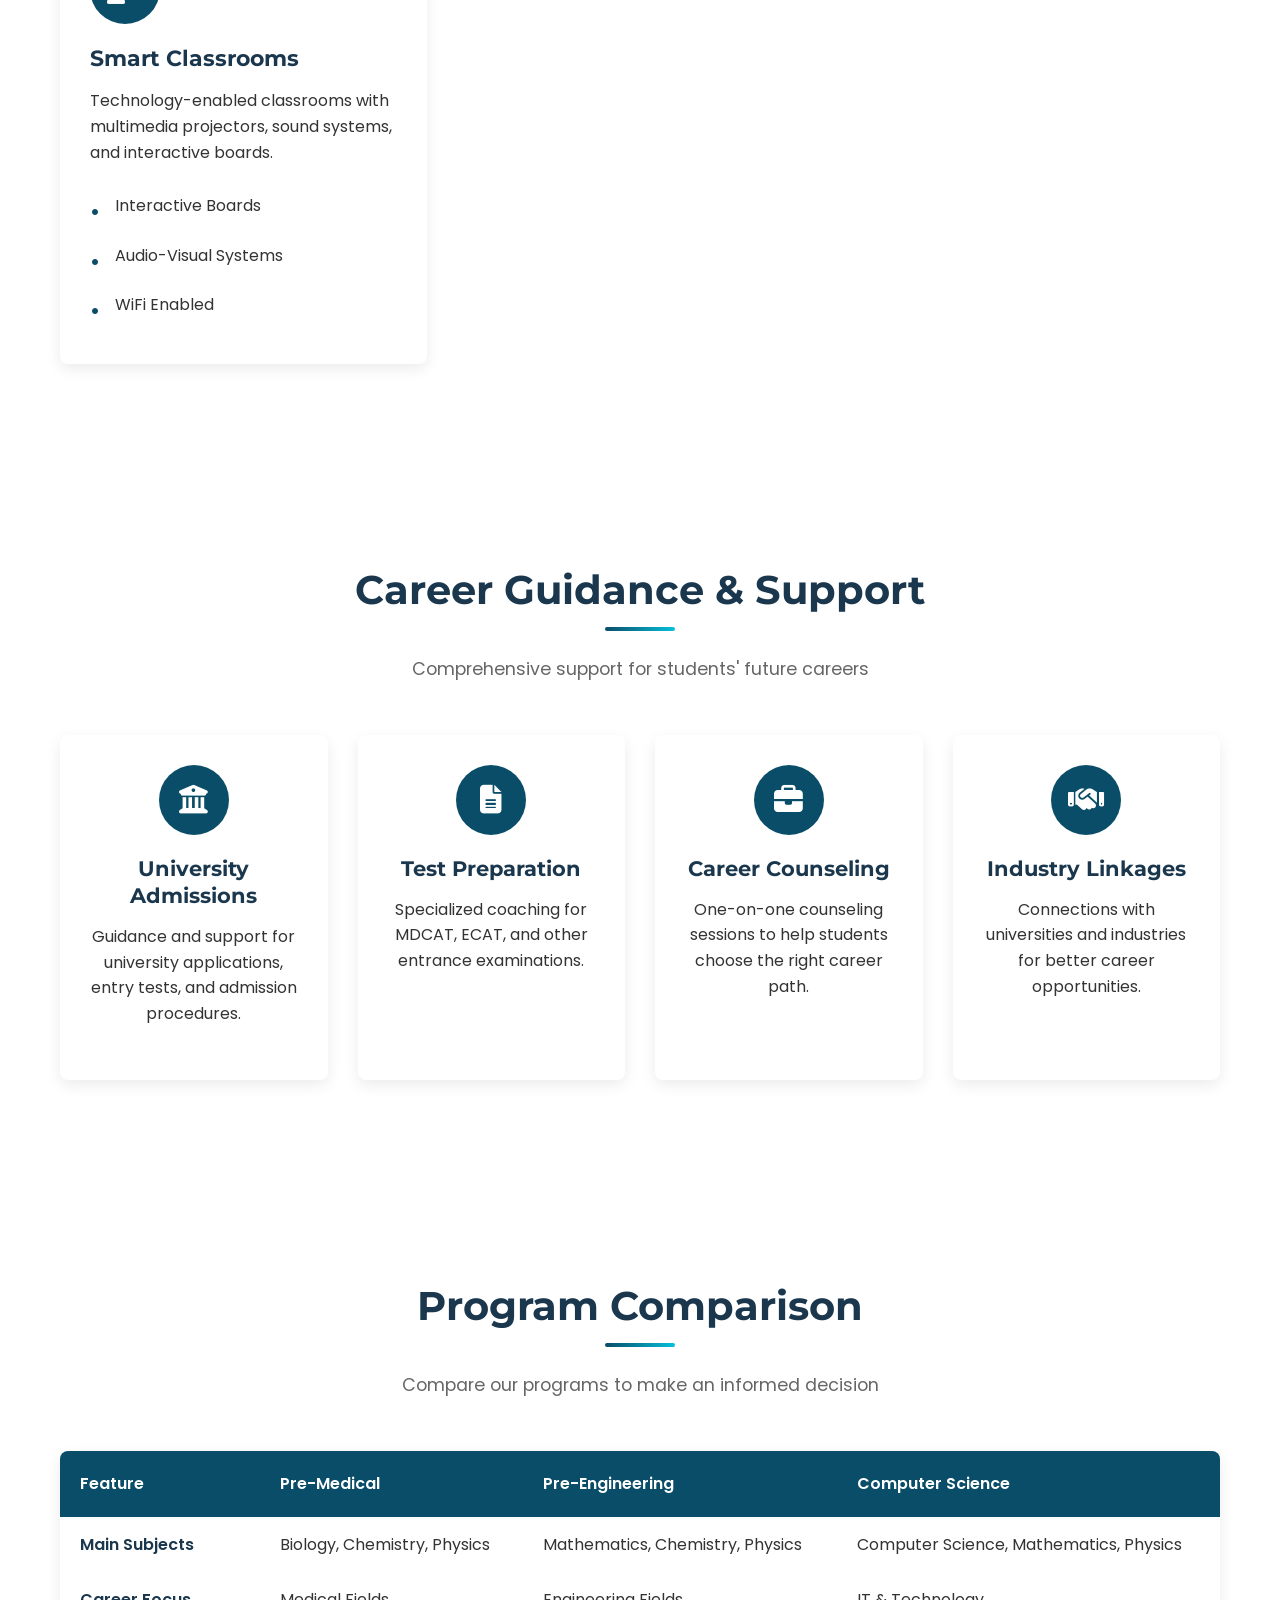
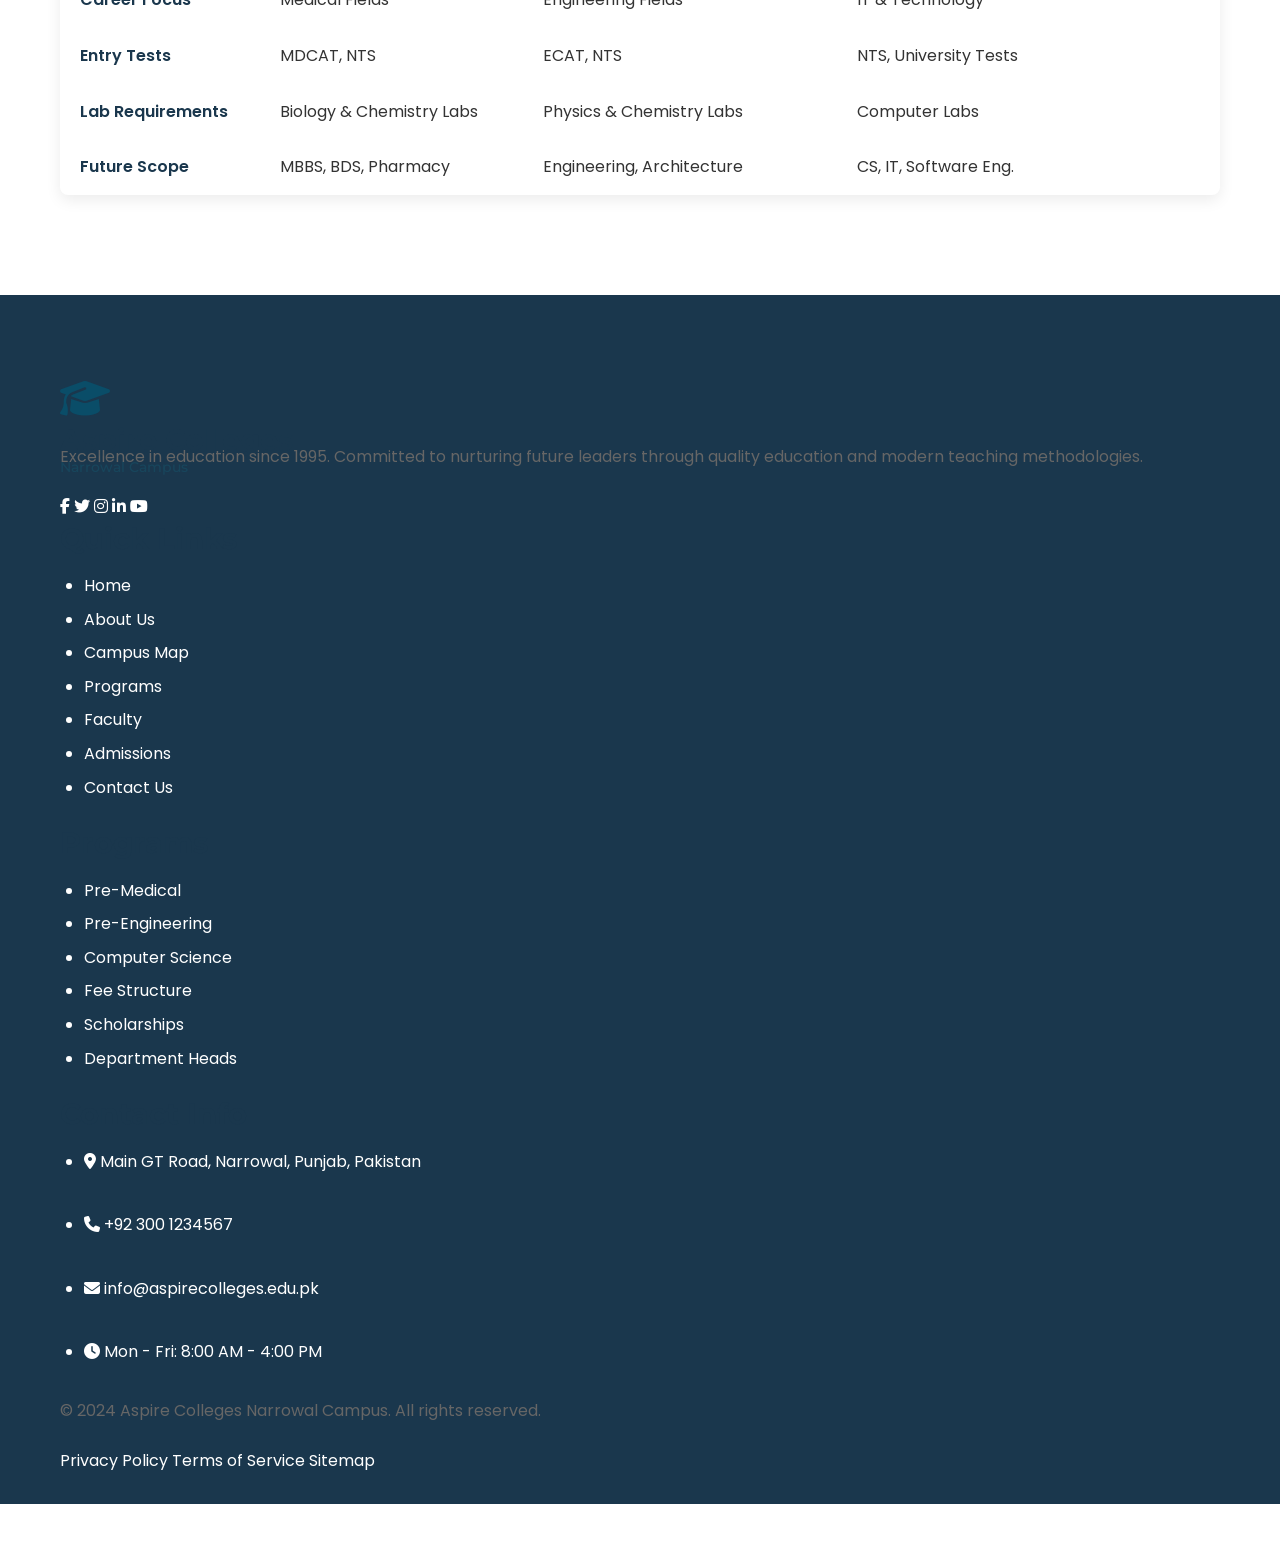
<file: programs.html>
<!DOCTYPE html>
<html lang="en">
<head>
    <meta charset="UTF-8">
    <meta name="viewport" content="width=device-width, initial-scale=1.0">
    <title>Academic Programs - Aspire Colleges Narrowal Campus</title>
    <meta name="description" content="Explore our comprehensive academic programs at Aspire Colleges Narrowal Campus. Pre-Medical, Pre-Engineering, Computer Science and more.">
    <link rel="stylesheet" href="https://cdnjs.cloudflare.com/ajax/libs/font-awesome/6.4.0/css/all.min.css">
    <link href="https://fonts.googleapis.com/css2?family=Poppins:wght@300;400;500;600;700&family=Montserrat:wght@400;500;600;700&display=swap" rel="stylesheet">
    <link rel="stylesheet" href="style.css">
</head>
<body data-theme="default">
    <!-- Theme Selector -->
    <button class="theme-toggle-btn" id="themeToggleBtn">
        <i class="fas fa-palette"></i>
    </button>
    <div class="theme-selector" id="themeSelector">
        <h3>Select Theme</h3>
        <div class="theme-colors">
            <div class="theme-color default active" data-theme="default"></div>
            <div class="theme-color dark" data-theme="dark"></div>
            <div class="theme-color blue" data-theme="blue"></div>
            <div class="theme-color purple" data-theme="purple"></div>
            <div class="theme-color gold" data-theme="gold"></div>
            <div class="theme-color red" data-theme="red"></div>
        </div>
    </div>

    <!-- Header -->
    <header id="header">
        <div class="container header-container">
            <a href="index.html" class="logo">
                <div class="logo-icon">
                    <i class="fas fa-graduation-cap"></i>
                </div>
                <div class="logo-text">
                    <div class="logo-main">Aspire Colleges</div>
                    <div class="logo-sub">Narrowal Campus</div>
                </div>
            </a>







 <!-- Search Bar -->
        <div class="search-container">
            <div class="search-icon">
                <svg aria-hidden="true" class="e-font-icon-svg e-fas-search" viewBox="0 0 512 512" xmlns="http://www.w3.org/2000/svg">
                    <path d="M505 442.7L405.3 343c-4.5-4.5-10.6-7-17-7H372c27.6-35.3 44-79.7 44-128C416 93.1 322.9 0 208 0S0 93.1 0 208s93.1 208 208 208c48.3 0 92.7-16.4 128-44v16.3c0 6.4 2.5 12.5 7 17l99.7 99.7c9.4 9.4 24.6 9.4 33.9 0l28.3-28.3c9.4-9.4 9.4-24.6.1-34zM208 336c-70.7 0-128-57.2-128-128 0-70.7 57.2-128 128-128 70.7 0 128 57.2 128 128 0 70.7-57.2 128-128 128z"></path>
                </svg>
            </div>
            <input type="text" class="search-input" id="searchInput" placeholder="Search programs, admissions, faculty..." autocomplete="off">
            <div class="search-results" id="searchResults"></div>
        </div>

        <!-- Mobile Search Toggle -->
        <button class="search-toggle" id="searchToggle">
            <svg aria-hidden="true" class="e-font-icon-svg e-fas-search" viewBox="0 0 512 512" xmlns="http://www.w3.org/2000/svg" width="20" height="20">
                <path d="M505 442.7L405.3 343c-4.5-4.5-10.6-7-17-7H372c27.6-35.3 44-79.7 44-128C416 93.1 322.9 0 208 0S0 93.1 0 208s93.1 208 208 208c48.3 0 92.7-16.4 128-44v16.3c0 6.4 2.5 12.5 7 17l99.7 99.7c9.4 9.4 24.6 9.4 33.9 0l28.3-28.3c9.4-9.4 9.4-24.6.1-34zM208 336c-70.7 0-128-57.2-128-128 0-70.7 57.2-128 128-128 70.7 0 128 57.2 128 128 0 70.7-57.2 128-128 128z"></path>
            </svg>
        </button>





            <button class="mobile-menu-btn" id="mobileMenuBtn" aria-expanded="false">
                <i class="fas fa-bars"></i>
            </button>

            <nav class="nav">
                <ul class="nav-links" id="navLinks">
                   <li><a href="index.html" class="nav-link active">Home</a></li>
                    <li><a href="about.html" class="nav-link">About Us</a></li>
                    <li><a href="campus.html" class="nav-link">Our Campuses </a></li>
                    <li><a href="programs.html" class="nav-link">Programmes</a></li>
                    <li><a href="faculty.html" class="nav-link">Faculty</a></li>
                    <li><a href="admissions.html" class="nav-link">Admissions</a></li>
                    <li><a href="contact.html" class="nav-link">Contact Us</a></li>
                    <li><a href="lifeatcampus.html" class="nav-link">Life At campus</a></li>
                     <li><a href="news-events.html" class="nav-link">News & Events</a></li>
                     <li><a href="seed.html" class="nav-link">SEED</a></li>
                     <li><a href="careers.html" class="nav-link">Careers</a></li>
                </ul>
            </nav>
        </div>
    </header>

    <!-- Main Content -->
    <main class="page-content">
        <!-- Hero Section -->
        <section class="hero programs-hero">
            <div class="container">
                <div class="hero-content animate-fade-in">
                    <h1>Academic Programs</h1>
                    <p>Explore our comprehensive range of academic programs designed to prepare students for successful careers in medicine, engineering, and technology.</p>
                    <div class="hero-btns">
                        <a href="#programs-list" class="btn btn-large animate-fade-in delay-1">
                            <i class="fas fa-book-open"></i> View Programs
                        </a>
                        <a href="#curriculum" class="btn btn-outline btn-large animate-fade-in delay-2">
                            <i class="fas fa-clipboard-list"></i> Curriculum
                        </a>
                    </div>
                </div>
            </div>
        </section>

        <!-- Programs Overview -->
        <section class="section-padding">
            <div class="container">
                <div class="section-title text-center animate-fade-in">
                    <h2>Our Academic Programs</h2>
                    <p class="section-subtitle">Comprehensive education pathways for aspiring professionals</p>
                </div>

                <!-- Program Stats -->
                <div class="program-stats animate-fade-in">
                    <div class="stat-card">
                        <div class="stat-icon">
                            <i class="fas fa-graduation-cap"></i>
                        </div>
                        <div class="stat-content">
                            <h3>3</h3>
                            <p>Main Programs</p>
                        </div>
                    </div>
                    <div class="stat-card">
                        <div class="stat-icon">
                            <i class="fas fa-clock"></i>
                        </div>
                        <div class="stat-content">
                            <h3>2 Years</h3>
                            <p>Program Duration</p>
                        </div>
                    </div>
                    <div class="stat-card">
                        <div class="stat-icon">
                            <i class="fas fa-user-graduate"></i>
                        </div>
                        <div class="stat-content">
                            <h3>500+</h3>
                            <p>Students Enrolled</p>
                        </div>
                    </div>
                    <div class="stat-card">
                        <div class="stat-icon">
                            <i class="fas fa-chart-line"></i>
                        </div>
                        <div class="stat-content">
                            <h3>95%</h3>
                            <p>Success Rate</p>
                        </div>
                    </div>
                </div>
            </div>
        </section>

        <!-- Programs List -->
        <section id="programs-list" class="section-padding bg-light">
            <div class="container">
                <div class="section-title text-center animate-fade-in">
                    <h2>Program Details</h2>
                    <p class="section-subtitle">Detailed information about each academic program</p>
                </div>

                <!-- Pre-Medical Program -->
                <div id="pre-medical" class="program-detail-card animate-fade-in">
                    <div class="program-header">
                        <div class="program-icon">
                            <i class="fas fa-user-md"></i>
                        </div>
                        <div class="program-title">
                            <h3>Pre-Medical (FSc)</h3>
                            <p class="program-subtitle">Biology, Chemistry, Physics</p>
                        </div>
                        <span class="program-badge">Most Popular</span>
                    </div>
                    
                    <div class="program-content">
                        <div class="program-info">
                            <div class="info-item">
                                <i class="fas fa-clock"></i>
                                <div>
                                    <strong>Duration:</strong>
                                    <p>2 Years (4 Semesters)</p>
                                </div>
                            </div>
                            <div class="info-item">
                                <i class="fas fa-users"></i>
                                <div>
                                    <strong>Seats Available:</strong>
                                    <p>150 per batch</p>
                                </div>
                            </div>
                            <div class="info-item">
                                <i class="fas fa-graduation-cap"></i>
                                <div>
                                    <strong>Eligibility:</strong>
                                    <p>Matric Science with Biology</p>
                                </div>
                            </div>
                            <div class="info-item">
                                <i class="fas fa-book"></i>
                                <div>
                                    <strong>Credit Hours:</strong>
                                    <p>Total 1100 marks</p>
                                </div>
                            </div>
                        </div>

                        <div class="program-description">
                            <h4>Program Overview</h4>
                            <p>The Pre-Medical program is designed for students aspiring to pursue careers in medical fields. Our comprehensive curriculum covers advanced concepts in Biology, Chemistry, and Physics, preparing students for medical entrance exams and university education.</p>
                            
                            <h4>Career Pathways</h4>
                            <ul class="career-list">
                                <li>MBBS (Bachelor of Medicine, Bachelor of Surgery)</li>
                                <li>BDS (Bachelor of Dental Surgery)</li>
                                <li>Pharmacy (Doctor of Pharmacy)</li>
                                <li>Biotechnology</li>
                                <li>Physiotherapy</li>
                                <li>Nursing</li>
                            </ul>

                            <div class="program-features">
                                <h4>Key Features</h4>
                                <div class="features-grid">
                                    <div class="feature">
                                        <i class="fas fa-flask"></i>
                                        <span>Modern Labs</span>
                                    </div>
                                    <div class="feature">
                                        <i class="fas fa-stethoscope"></i>
                                        <span>Medical Camps</span>
                                    </div>
                                    <div class="feature">
                                        <i class="fas fa-chalkboard-teacher"></i>
                                        <span>Expert Faculty</span>
                                    </div>
                                    <div class="feature">
                                        <i class="fas fa-book-medical"></i>
                                        <span>Research Projects</span>
                                    </div>
                                </div>
                            </div>
                        </div>
                    </div>

                    <div class="program-footer">
                        <a href="admissions.html#apply-now" class="btn">
                            <i class="fas fa-edit"></i> Apply Now
                        </a>
                        <a href="#curriculum-premedical" class="btn btn-outline">
                            <i class="fas fa-download"></i> Download Syllabus
                        </a>
                    </div>
                </div>

                <!-- Pre-Engineering Program -->
                <div id="pre-engineering" class="program-detail-card animate-fade-in delay-1">
                    <div class="program-header">
                        <div class="program-icon">
                            <i class="fas fa-calculator"></i>
                        </div>
                        <div class="program-title">
                            <h3>Pre-Engineering (FSc)</h3>
                            <p class="program-subtitle">Mathematics, Chemistry, Physics</p>
                        </div>
                        <span class="program-badge">High Demand</span>
                    </div>
                    
                    <div class="program-content">
                        <div class="program-info">
                            <div class="info-item">
                                <i class="fas fa-clock"></i>
                                <div>
                                    <strong>Duration:</strong>
                                    <p>2 Years (4 Semesters)</p>
                                </div>
                            </div>
                            <div class="info-item">
                                <i class="fas fa-users"></i>
                                <div>
                                    <strong>Seats Available:</strong>
                                    <p>120 per batch</p>
                                </div>
                            </div>
                            <div class="info-item">
                                <i class="fas fa-graduation-cap"></i>
                                <div>
                                    <strong>Eligibility:</strong>
                                    <p>Matric Science with Mathematics</p>
                                </div>
                            </div>
                            <div class="info-item">
                                <i class="fas fa-book"></i>
                                <div>
                                    <strong>Credit Hours:</strong>
                                    <p>Total 1100 marks</p>
                                </div>
                            </div>
                        </div>

                        <div class="program-description">
                            <h4>Program Overview</h4>
                            <p>The Pre-Engineering program prepares students for engineering and technology careers. With a strong emphasis on Mathematics, Physics, and Chemistry, students develop analytical and problem-solving skills essential for engineering disciplines.</p>
                            
                            <h4>Career Pathways</h4>
                            <ul class="career-list">
                                <li>Civil Engineering</li>
                                <li>Electrical Engineering</li>
                                <li>Mechanical Engineering</li>
                                <li>Computer Engineering</li>
                                <li>Chemical Engineering</li>
                                <li>Architecture</li>
                            </ul>

                            <div class="program-features">
                                <h4>Key Features</h4>
                                <div class="features-grid">
                                    <div class="feature">
                                        <i class="fas fa-cogs"></i>
                                        <span>Engineering Labs</span>
                                    </div>
                                    <div class="feature">
                                        <i class="fas fa-project-diagram"></i>
                                        <span>Project Work</span>
                                    </div>
                                    <div class="feature">
                                        <i class="fas fa-laptop-code"></i>
                                        <span>CAD Training</span>
                                    </div>
                                    <div class="feature">
                                        <i class="fas fa-industry"></i>
                                        <span>Industry Visits</span>
                                    </div>
                                </div>
                            </div>
                        </div>
                    </div>

                    <div class="program-footer">
                        <a href="admissions.html#apply-now" class="btn">
                            <i class="fas fa-edit"></i> Apply Now
                        </a>
                        <a href="#curriculum-preengineering" class="btn btn-outline">
                            <i class="fas fa-download"></i> Download Syllabus
                        </a>
                    </div>
                </div>

                <!-- Computer Science Program -->
                <div id="computer-science" class="program-detail-card animate-fade-in delay-2">
                    <div class="program-header">
                        <div class="program-icon">
                            <i class="fas fa-laptop-code"></i>
                        </div>
                        <div class="program-title">
                            <h3>Computer Science (ICS)</h3>
                            <p class="program-subtitle">Computer Science, Mathematics, Physics</p>
                        </div>
                        <span class="program-badge">Future Ready</span>
                    </div>
                    
                    <div class="program-content">
                        <div class="program-info">
                            <div class="info-item">
                                <i class="fas fa-clock"></i>
                                <div>
                                    <strong>Duration:</strong>
                                    <p>2 Years (4 Semesters)</p>
                                </div>
                            </div>
                            <div class="info-item">
                                <i class="fas fa-users"></i>
                                <div>
                                    <strong>Seats Available:</strong>
                                    <p>100 per batch</p>
                                </div>
                            </div>
                            <div class="info-item">
                                <i class="fas fa-graduation-cap"></i>
                                <div>
                                    <strong>Eligibility:</strong>
                                    <p>Matric Science/Arts with Mathematics</p>
                                </div>
                            </div>
                            <div class="info-item">
                                <i class="fas fa-book"></i>
                                <div>
                                    <strong>Credit Hours:</strong>
                                    <p>Total 1100 marks</p>
                                </div>
                            </div>
                        </div>

                        <div class="program-description">
                            <h4>Program Overview</h4>
                            <p>The Computer Science program equips students with fundamental knowledge in programming, software development, and computer systems. This program is ideal for students interested in technology, software engineering, and IT careers.</p>
                            
                            <h4>Career Pathways</h4>
                            <ul class="career-list">
                                <li>Software Engineering</li>
                                <li>Computer Science</li>
                                <li>Information Technology</li>
                                <li>Data Science</li>
                                <li>Cyber Security</li>
                                <li>Web Development</li>
                            </ul>

                            <div class="program-features">
                                <h4>Key Features</h4>
                                <div class="features-grid">
                                    <div class="feature">
                                        <i class="fas fa-desktop"></i>
                                        <span>Computer Labs</span>
                                    </div>
                                    <div class="feature">
                                        <i class="fas fa-code"></i>
                                        <span>Coding Workshops</span>
                                    </div>
                                    <div class="feature">
                                        <i class="fas fa-database"></i>
                                        <span>Database Training</span>
                                    </div>
                                    <div class="feature">
                                        <i class="fas fa-network-wired"></i>
                                        <span>Networking Labs</span>
                                    </div>
                                </div>
                            </div>
                        </div>
                    </div>

                    <div class="program-footer">
                        <a href="admissions.html#apply-now" class="btn">
                            <i class="fas fa-edit"></i> Apply Now
                        </a>
                        <a href="#curriculum-computer" class="btn btn-outline">
                            <i class="fas fa-download"></i> Download Syllabus
                        </a>
                    </div>
                </div>
            </div>
        </section>

        <!-- Curriculum Section -->
        <section id="curriculum" class="section-padding">
            <div class="container">
                <div class="section-title text-center animate-fade-in">
                    <h2>Curriculum Structure</h2>
                    <p class="section-subtitle">Detailed semester-wise breakdown of courses</p>
                </div>

                <div class="curriculum-tabs animate-fade-in">
                    <div class="tab-buttons">
                        <button class="tab-button active" data-tab="premedical">Pre-Medical</button>
                        <button class="tab-button" data-tab="preengineering">Pre-Engineering</button>
                        <button class="tab-button" data-tab="computer">Computer Science</button>
                    </div>

                    <div class="tab-content">
                        <!-- Pre-Medical Curriculum -->
                        <div id="curriculum-premedical" class="tab-pane active">
                            <h3>Pre-Medical Curriculum</h3>
                            <div class="semester-plan">
                                <div class="semester">
                                    <h4>First Year</h4>
                                    <div class="semester-courses">
                                        <div class="course">
                                            <strong>Biology Part-I</strong>
                                            <span>110 Marks</span>
                                        </div>
                                        <div class="course">
                                            <strong>Chemistry Part-I</strong>
                                            <span>85 Marks</span>
                                        </div>
                                        <div class="course">
                                            <strong>Physics Part-I</strong>
                                            <span>85 Marks</span>
                                        </div>
                                        <div class="course">
                                            <strong>English Part-I</strong>
                                            <span>100 Marks</span>
                                        </div>
                                        <div class="course">
                                            <strong>Urdu Part-I</strong>
                                            <span>100 Marks</span>
                                        </div>
                                        <div class="course">
                                            <strong>Islamiat/Ethics</strong>
                                            <span>50 Marks</span>
                                        </div>
                                    </div>
                                </div>

                                <div class="semester">
                                    <h4>Second Year</h4>
                                    <div class="semester-courses">
                                        <div class="course">
                                            <strong>Biology Part-II</strong>
                                            <span>110 Marks</span>
                                        </div>
                                        <div class="course">
                                            <strong>Chemistry Part-II</strong>
                                            <span>85 Marks</span>
                                        </div>
                                        <div class="course">
                                            <strong>Physics Part-II</strong>
                                            <span>85 Marks</span>
                                        </div>
                                        <div class="course">
                                            <strong>English Part-II</strong>
                                            <span>100 Marks</span>
                                        </div>
                                        <div class="course">
                                            <strong>Pakistan Studies</strong>
                                            <span>50 Marks</span>
                                        </div>
                                        <div class="course">
                                            <strong>Practical</strong>
                                            <span>225 Marks</span>
                                        </div>
                                    </div>
                                </div>
                            </div>
                        </div>

                        <!-- Pre-Engineering Curriculum -->
                        <div id="curriculum-preengineering" class="tab-pane">
                            <h3>Pre-Engineering Curriculum</h3>
                            <div class="semester-plan">
                                <div class="semester">
                                    <h4>First Year</h4>
                                    <div class="semester-courses">
                                        <div class="course">
                                            <strong>Mathematics Part-I</strong>
                                            <span>110 Marks</span>
                                        </div>
                                        <div class="course">
                                            <strong>Chemistry Part-I</strong>
                                            <span>85 Marks</span>
                                        </div>
                                        <div class="course">
                                            <strong>Physics Part-I</strong>
                                            <span>85 Marks</span>
                                        </div>
                                        <div class="course">
                                            <strong>English Part-I</strong>
                                            <span>100 Marks</span>
                                        </div>
                                        <div class="course">
                                            <strong>Urdu Part-I</strong>
                                            <span>100 Marks</span>
                                        </div>
                                        <div class="course">
                                            <strong>Islamiat/Ethics</strong>
                                            <span>50 Marks</span>
                                        </div>
                                    </div>
                                </div>

                                <div class="semester">
                                    <h4>Second Year</h4>
                                    <div class="semester-courses">
                                        <div class="course">
                                            <strong>Mathematics Part-II</strong>
                                            <span>110 Marks</span>
                                        </div>
                                        <div class="course">
                                            <strong>Chemistry Part-II</strong>
                                            <span>85 Marks</span>
                                        </div>
                                        <div class="course">
                                            <strong>Physics Part-II</strong>
                                            <span>85 Marks</span>
                                        </div>
                                        <div class="course">
                                            <strong>English Part-II</strong>
                                            <span>100 Marks</span>
                                        </div>
                                        <div class="course">
                                            <strong>Pakistan Studies</strong>
                                            <span>50 Marks</span>
                                        </div>
                                        <div class="course">
                                            <strong>Practical</strong>
                                            <span>225 Marks</span>
                                        </div>
                                    </div>
                                </div>
                            </div>
                        </div>

                        <!-- Computer Science Curriculum -->
                        <div id="curriculum-computer" class="tab-pane">
                            <h3>Computer Science Curriculum</h3>
                            <div class="semester-plan">
                                <div class="semester">
                                    <h4>First Year</h4>
                                    <div class="semester-courses">
                                        <div class="course">
                                            <strong>Computer Science Part-I</strong>
                                            <span>110 Marks</span>
                                        </div>
                                        <div class="course">
                                            <strong>Mathematics Part-I</strong>
                                            <span>110 Marks</span>
                                        </div>
                                        <div class="course">
                                            <strong>Physics Part-I</strong>
                                            <span>85 Marks</span>
                                        </div>
                                        <div class="course">
                                            <strong>English Part-I</strong>
                                            <span>100 Marks</span>
                                        </div>
                                        <div class="course">
                                            <strong>Urdu Part-I</strong>
                                            <span>100 Marks</span>
                                        </div>
                                        <div class="course">
                                            <strong>Islamiat/Ethics</strong>
                                            <span>50 Marks</span>
                                        </div>
                                    </div>
                                </div>

                                <div class="semester">
                                    <h4>Second Year</h4>
                                    <div class="semester-courses">
                                        <div class="course">
                                            <strong>Computer Science Part-II</strong>
                                            <span>110 Marks</span>
                                        </div>
                                        <div class="course">
                                            <strong>Mathematics Part-II</strong>
                                            <span>110 Marks</span>
                                        </div>
                                        <div class="course">
                                            <strong>Physics Part-II</strong>
                                            <span>85 Marks</span>
                                        </div>
                                        <div class="course">
                                            <strong>English Part-II</strong>
                                            <span>100 Marks</span>
                                        </div>
                                        <div class="course">
                                            <strong>Pakistan Studies</strong>
                                            <span>50 Marks</span>
                                        </div>
                                        <div class="course">
                                            <strong>Practical</strong>
                                            <span>225 Marks</span>
                                        </div>
                                    </div>
                                </div>
                            </div>
                        </div>
                    </div>
                </div>
            </div>
        </section>

        <!-- Facilities Section -->
        <section class="section-padding bg-light">
            <div class="container">
                <div class="section-title text-center animate-fade-in">
                    <h2>Program Facilities</h2>
                    <p class="section-subtitle">State-of-the-art facilities supporting academic excellence</p>
                </div>

                <div class="facilities-grid">
                    <div class="facility-card animate-fade-in">
                        <div class="facility-icon">
                            <i class="fas fa-flask"></i>
                        </div>
                        <h3>Science Laboratories</h3>
                        <p>Modern, well-equipped labs for Physics, Chemistry, and Biology with latest equipment and safety measures.</p>
                        <ul class="facility-list">
                            <li>Physics Lab (2 units)</li>
                            <li>Chemistry Lab (3 units)</li>
                            <li>Biology Lab (2 units)</li>
                        </ul>
                    </div>

                    <div class="facility-card animate-fade-in delay-1">
                        <div class="facility-icon">
                            <i class="fas fa-desktop"></i>
                        </div>
                        <h3>Computer Labs</h3>
                        <p>Three computer labs with latest hardware and software for programming and computer science courses.</p>
                        <ul class="facility-list">
                            <li>80+ Computers</li>
                            <li>High-speed Internet</li>
                            <li>Programming Software</li>
                        </ul>
                    </div>

                    <div class="facility-card animate-fade-in delay-2">
                        <div class="facility-icon">
                            <i class="fas fa-book"></i>
                        </div>
                        <h3>Library Resources</h3>
                        <p>Extensive collection of textbooks, reference materials, and digital resources for all programs.</p>
                        <ul class="facility-list">
                            <li>10,000+ Books</li>
                            <li>Digital Library</li>
                            <li>Study Rooms</li>
                        </ul>
                    </div>

                    <div class="facility-card animate-fade-in">
                        <div class="facility-icon">
                            <i class="fas fa-chalkboard-teacher"></i>
                        </div>
                        <h3>Smart Classrooms</h3>
                        <p>Technology-enabled classrooms with multimedia projectors, sound systems, and interactive boards.</p>
                        <ul class="facility-list">
                            <li>Interactive Boards</li>
                            <li>Audio-Visual Systems</li>
                            <li>WiFi Enabled</li>
                        </ul>
                    </div>
                </div>
            </div>
        </section>

        <!-- Career Guidance -->
        <section class="section-padding">
            <div class="container">
                <div class="section-title text-center animate-fade-in">
                    <h2>Career Guidance & Support</h2>
                    <p class="section-subtitle">Comprehensive support for students' future careers</p>
                </div>

                <div class="career-support">
                    <div class="support-card animate-fade-in">
                        <div class="support-icon">
                            <i class="fas fa-university"></i>
                        </div>
                        <h3>University Admissions</h3>
                        <p>Guidance and support for university applications, entry tests, and admission procedures.</p>
                    </div>

                    <div class="support-card animate-fade-in delay-1">
                        <div class="support-icon">
                            <i class="fas fa-file-alt"></i>
                        </div>
                        <h3>Test Preparation</h3>
                        <p>Specialized coaching for MDCAT, ECAT, and other entrance examinations.</p>
                    </div>

                    <div class="support-card animate-fade-in delay-2">
                        <div class="support-icon">
                            <i class="fas fa-briefcase"></i>
                        </div>
                        <h3>Career Counseling</h3>
                        <p>One-on-one counseling sessions to help students choose the right career path.</p>
                    </div>

                    <div class="support-card animate-fade-in">
                        <div class="support-icon">
                            <i class="fas fa-handshake"></i>
                        </div>
                        <h3>Industry Linkages</h3>
                        <p>Connections with universities and industries for better career opportunities.</p>
                    </div>
                </div>
            </div>
        </section>

        <!-- Program Comparison -->
        <section class="section-padding bg-light">
            <div class="container">
                <div class="section-title text-center animate-fade-in">
                    <h2>Program Comparison</h2>
                    <p class="section-subtitle">Compare our programs to make an informed decision</p>
                </div>

                <div class="comparison-table animate-fade-in">
                    <table>
                        <thead>
                            <tr>
                                <th>Feature</th>
                                <th>Pre-Medical</th>
                                <th>Pre-Engineering</th>
                                <th>Computer Science</th>
                            </tr>
                        </thead>
                        <tbody>
                            <tr>
                                <td>Main Subjects</td>
                                <td>Biology, Chemistry, Physics</td>
                                <td>Mathematics, Chemistry, Physics</td>
                                <td>Computer Science, Mathematics, Physics</td>
                            </tr>
                            <tr>
                                <td>Career Focus</td>
                                <td>Medical Fields</td>
                                <td>Engineering Fields</td>
                                <td>IT & Technology</td>
                            </tr>
                            <tr>
                                <td>Entry Tests</td>
                                <td>MDCAT, NTS</td>
                                <td>ECAT, NTS</td>
                                <td>NTS, University Tests</td>
                            </tr>
                            <tr>
                                <td>Lab Requirements</td>
                                <td>Biology & Chemistry Labs</td>
                                <td>Physics & Chemistry Labs</td>
                                <td>Computer Labs</td>
                            </tr>
                            <tr>
                                <td>Future Scope</td>
                                <td>MBBS, BDS, Pharmacy</td>
                                <td>Engineering, Architecture</td>
                                <td>CS, IT, Software Eng.</td>
                            </tr>
                        </tbody>
                    </table>
                </div>
            </div>
        </section>
    </main>

    <!-- Footer -->
    <footer class="footer">
        <div class="container">
            <div class="footer-grid">
                <div class="footer-col">
                    <div class="footer-logo">
                        <div class="logo-icon">
                            <i class="fas fa-graduation-cap"></i>
                        </div>
                        <div class="logo-text">
                            <div class="logo-main">Aspire Colleges</div>
                            <div class="logo-sub">Narrowal Campus</div>
                        </div>
                    </div>
                    <p class="footer-description">Excellence in education since 1995. Committed to nurturing future leaders through quality education and modern teaching methodologies.</p>
                    <div class="social-links">
                        <a href="#"><i class="fab fa-facebook-f"></i></a>
                        <a href="#"><i class="fab fa-twitter"></i></a>
                        <a href="#"><i class="fab fa-instagram"></i></a>
                        <a href="#"><i class="fab fa-linkedin-in"></i></a>
                        <a href="#"><i class="fab fa-youtube"></i></a>
                    </div>
                </div>

                <div class="footer-col">
                    <h3>Quick Links</h3>
                    <ul class="footer-links">
                        <li><a href="index.html">Home</a></li>
                        <li><a href="about.html">About Us</a></li>
                        <li><a href="campus.html">Campus Map</a></li>
                        <li><a href="programs.html">Programs</a></li>
                        <li><a href="faculty.html">Faculty</a></li>
                        <li><a href="admissions.html">Admissions</a></li>
                        <li><a href="contact.html">Contact Us</a></li>
                    </ul>
                </div>

                <div class="footer-col">
                    <h3>Programs</h3>
                    <ul class="footer-links">
                        <li><a href="programs.html#pre-medical">Pre-Medical</a></li>
                        <li><a href="programs.html#pre-engineering">Pre-Engineering</a></li>
                        <li><a href="programs.html#computer-science">Computer Science</a></li>
                        <li><a href="admissions.html#fee-structure">Fee Structure</a></li>
                        <li><a href="admissions.html#scholarships">Scholarships</a></li>
                        <li><a href="faculty.html">Department Heads</a></li>
                    </ul>
                </div>

                <div class="footer-col">
                    <h3>Contact Info</h3>
                    <ul class="contact-info">
                        <li>
                            <i class="fas fa-map-marker-alt"></i>
                            <span>Main GT Road, Narrowal, Punjab, Pakistan</span>
                        </li>
                        <li>
                            <i class="fas fa-phone"></i>
                            <span>+92 300 1234567</span>
                        </li>
                        <li>
                            <i class="fas fa-envelope"></i>
                            <span>info@aspirecolleges.edu.pk</span>
                        </li>
                        <li>
                            <i class="fas fa-clock"></i>
                            <span>Mon - Fri: 8:00 AM - 4:00 PM</span>
                        </li>
                    </ul>
                </div>
            </div>

            <div class="footer-bottom">
                <p>&copy; 2024 Aspire Colleges Narrowal Campus. All rights reserved.</p>
                <div class="footer-bottom-links">
                    <a href="#">Privacy Policy</a>
                    <a href="#">Terms of Service</a>
                    <a href="#">Sitemap</a>
                </div>
            </div>
        </div>
    </footer>

    <!-- Back to Top Button -->
    <button class="back-to-top" id="backToTop">
        <i class="fas fa-chevron-up"></i>
    </button>

    <script src="script.js"></script>
</body>
</html>
</file>
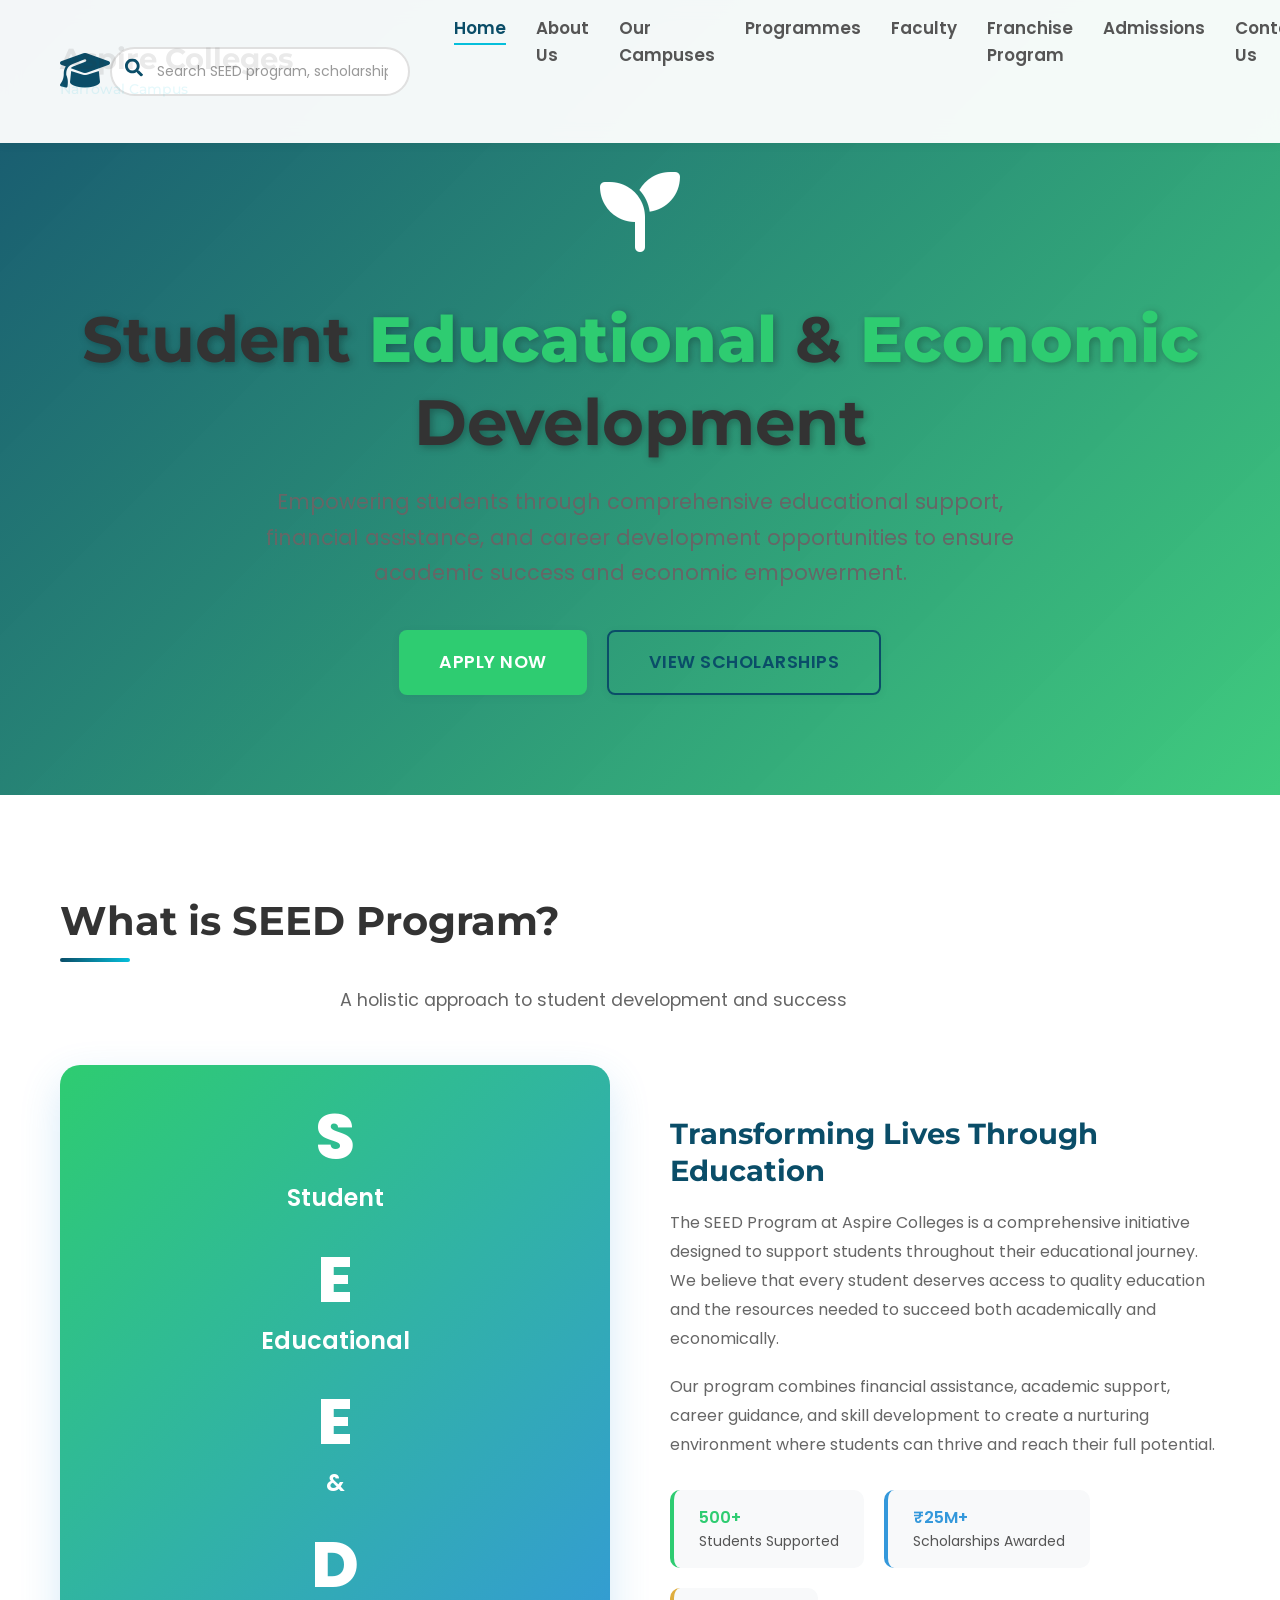
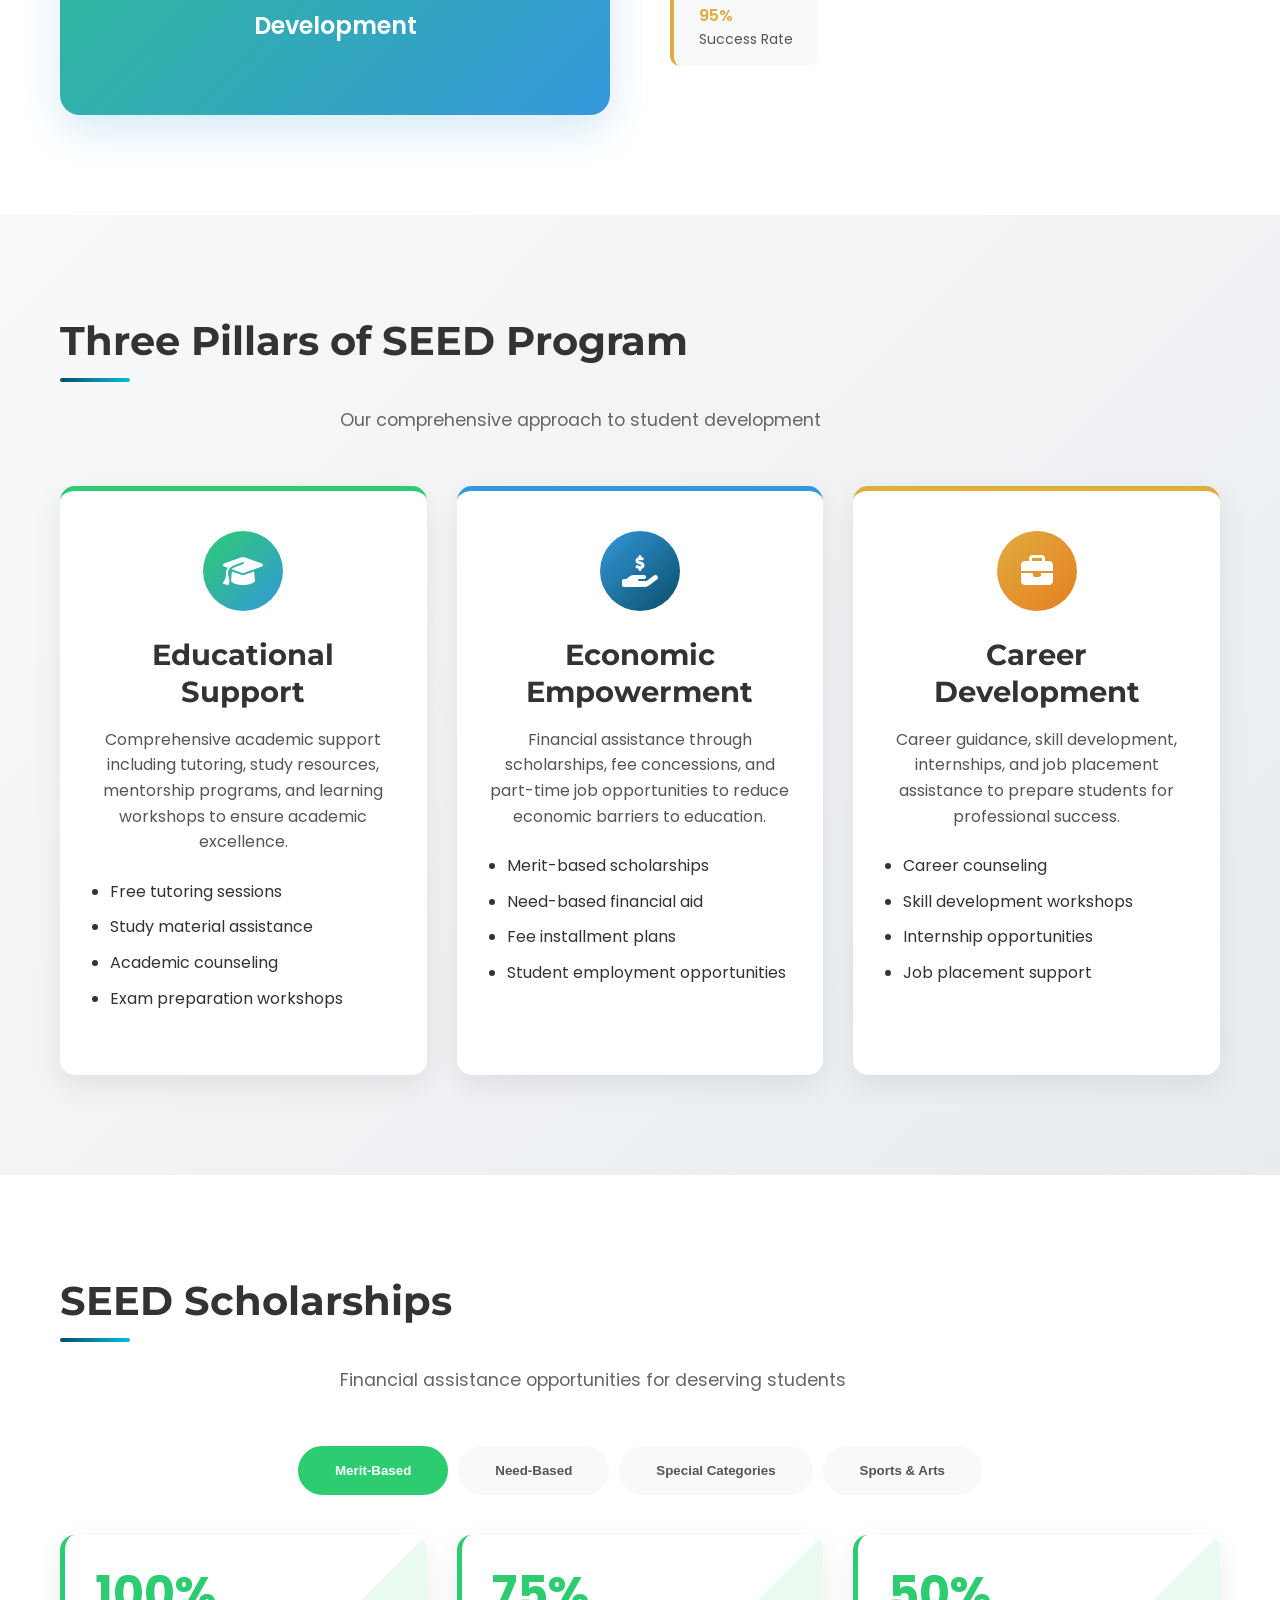
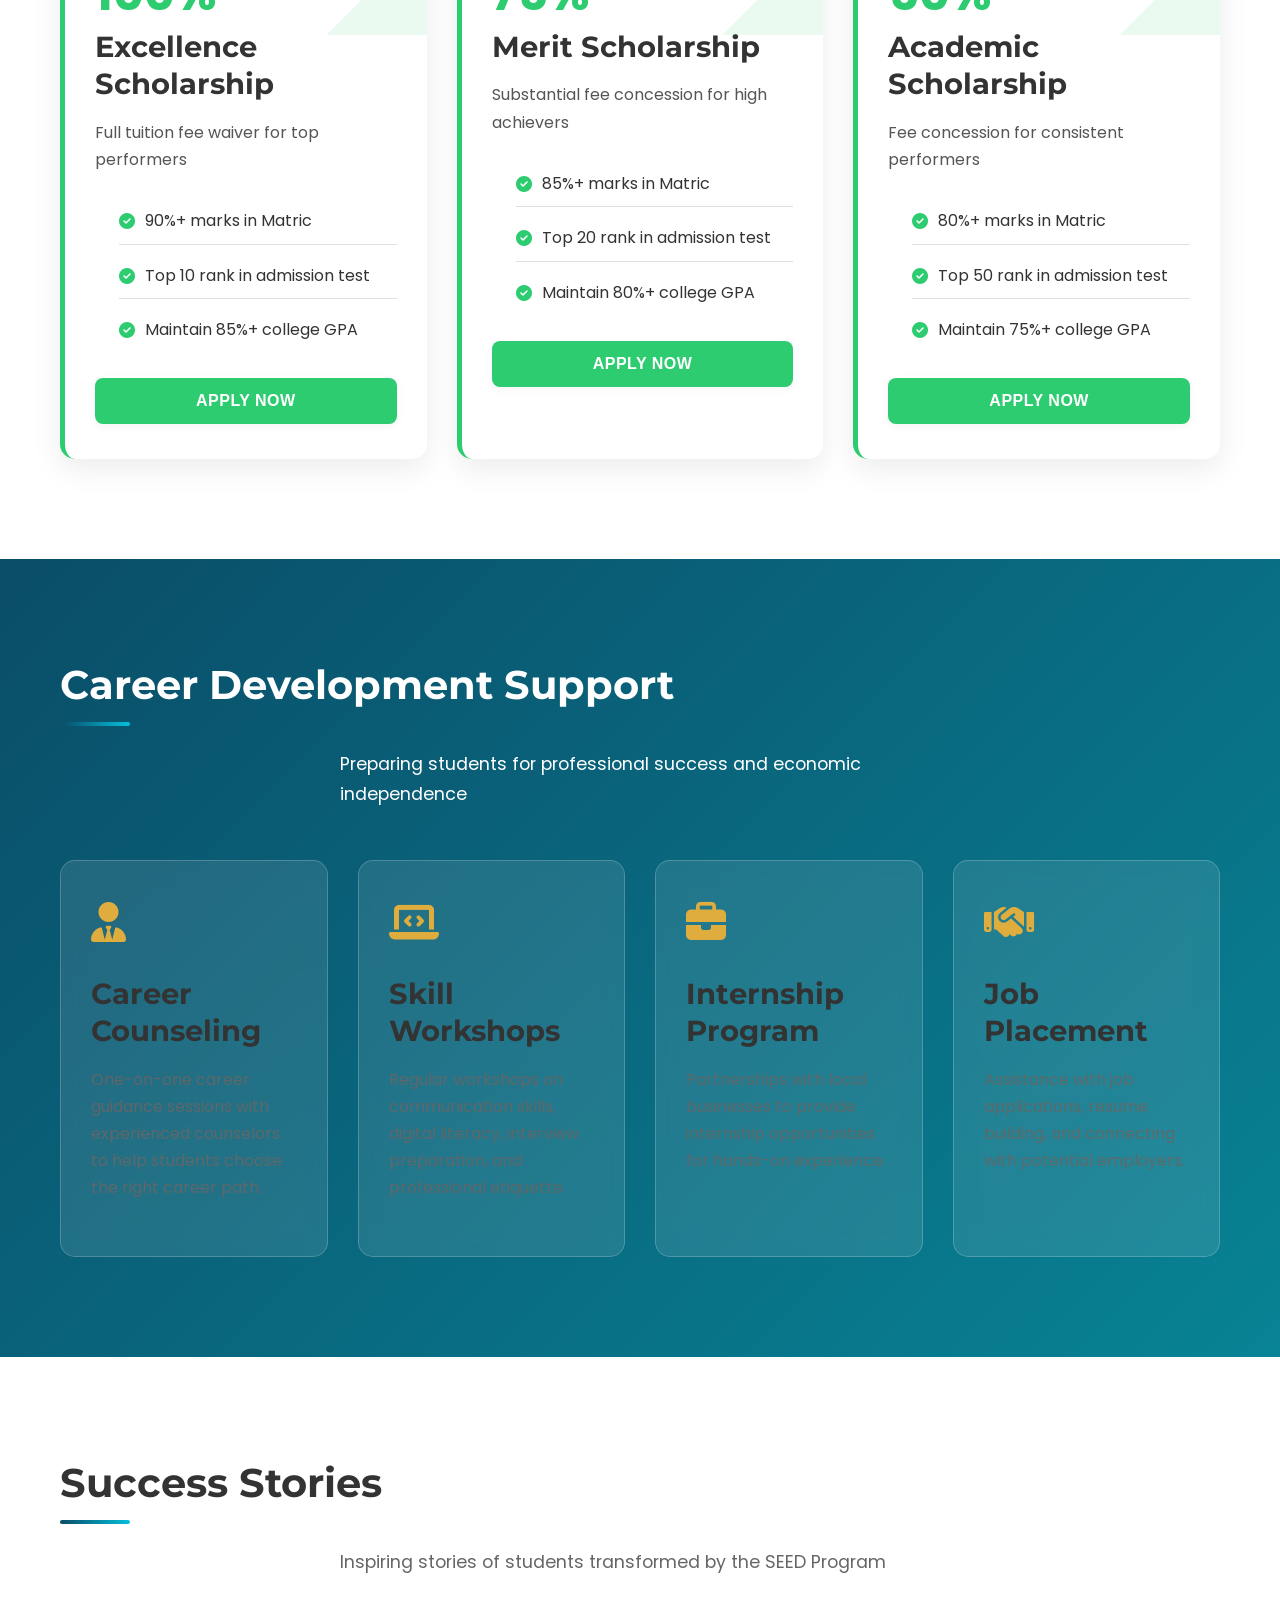
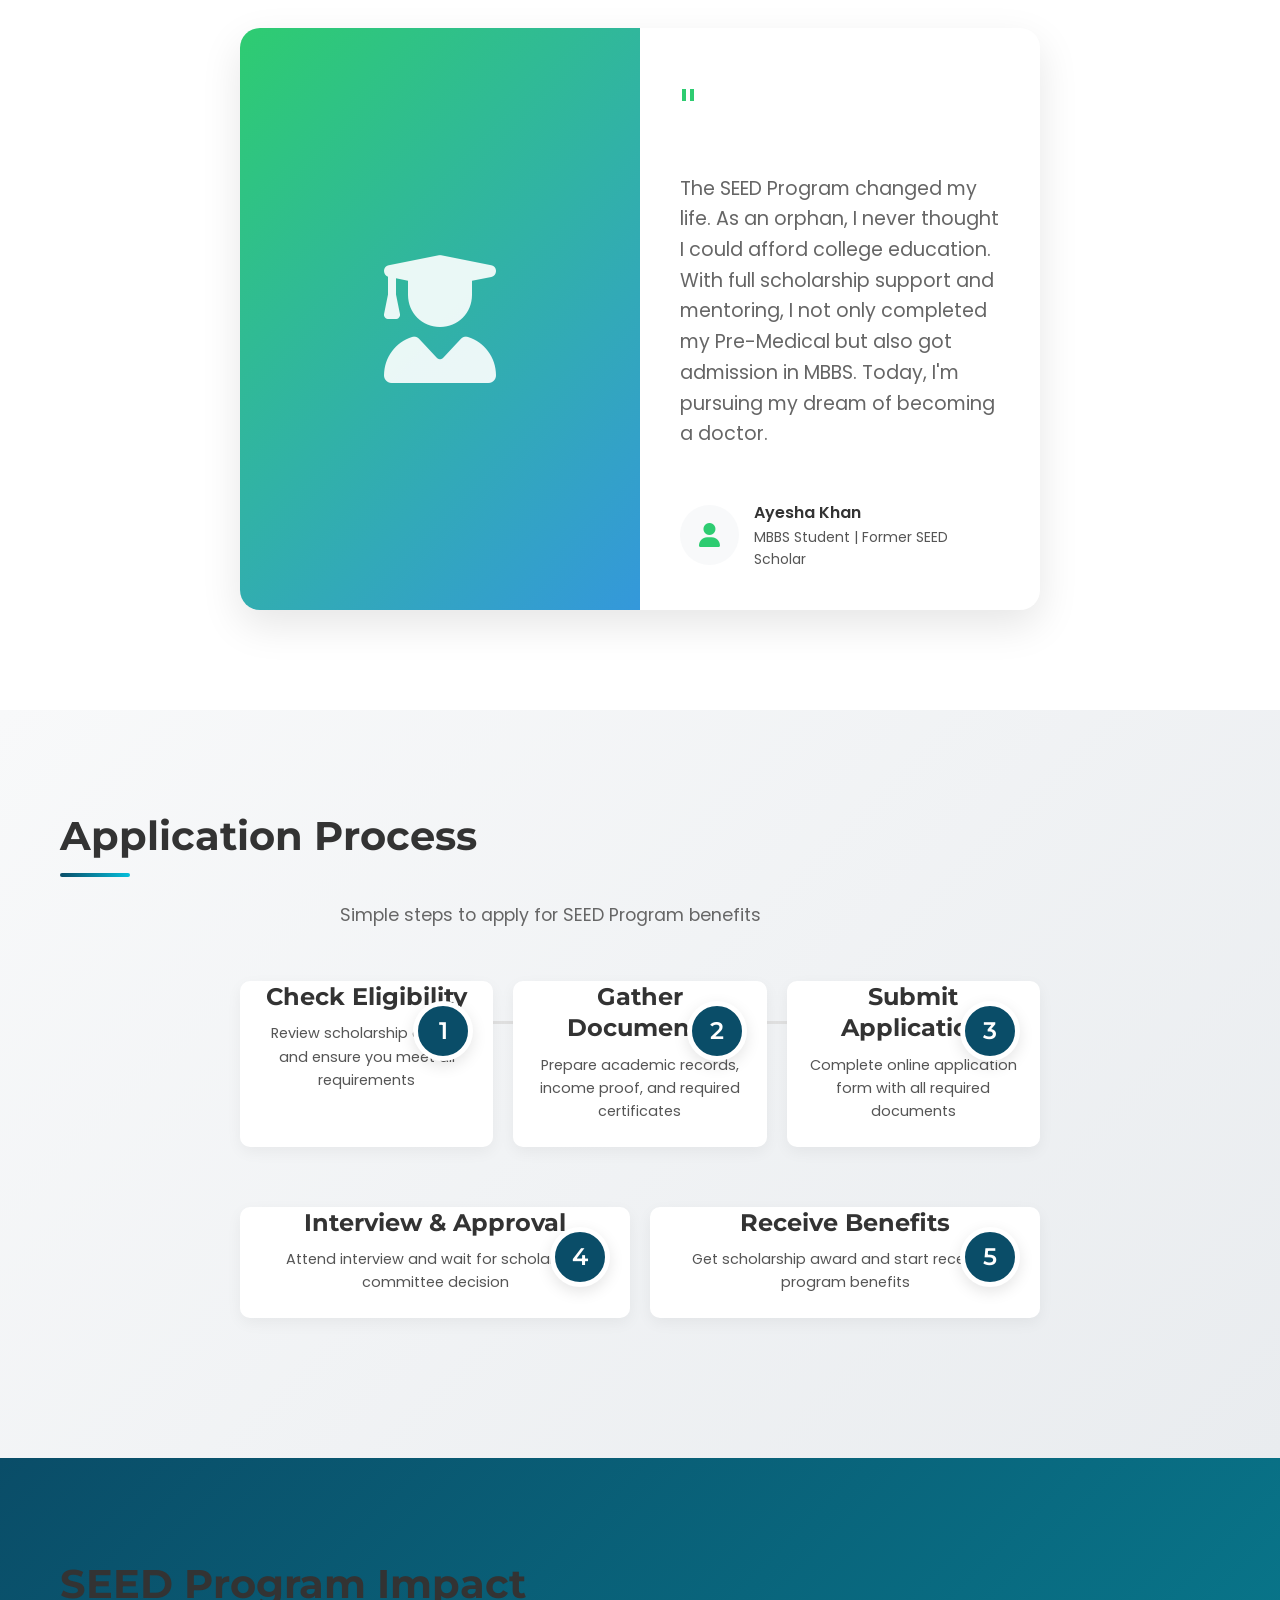
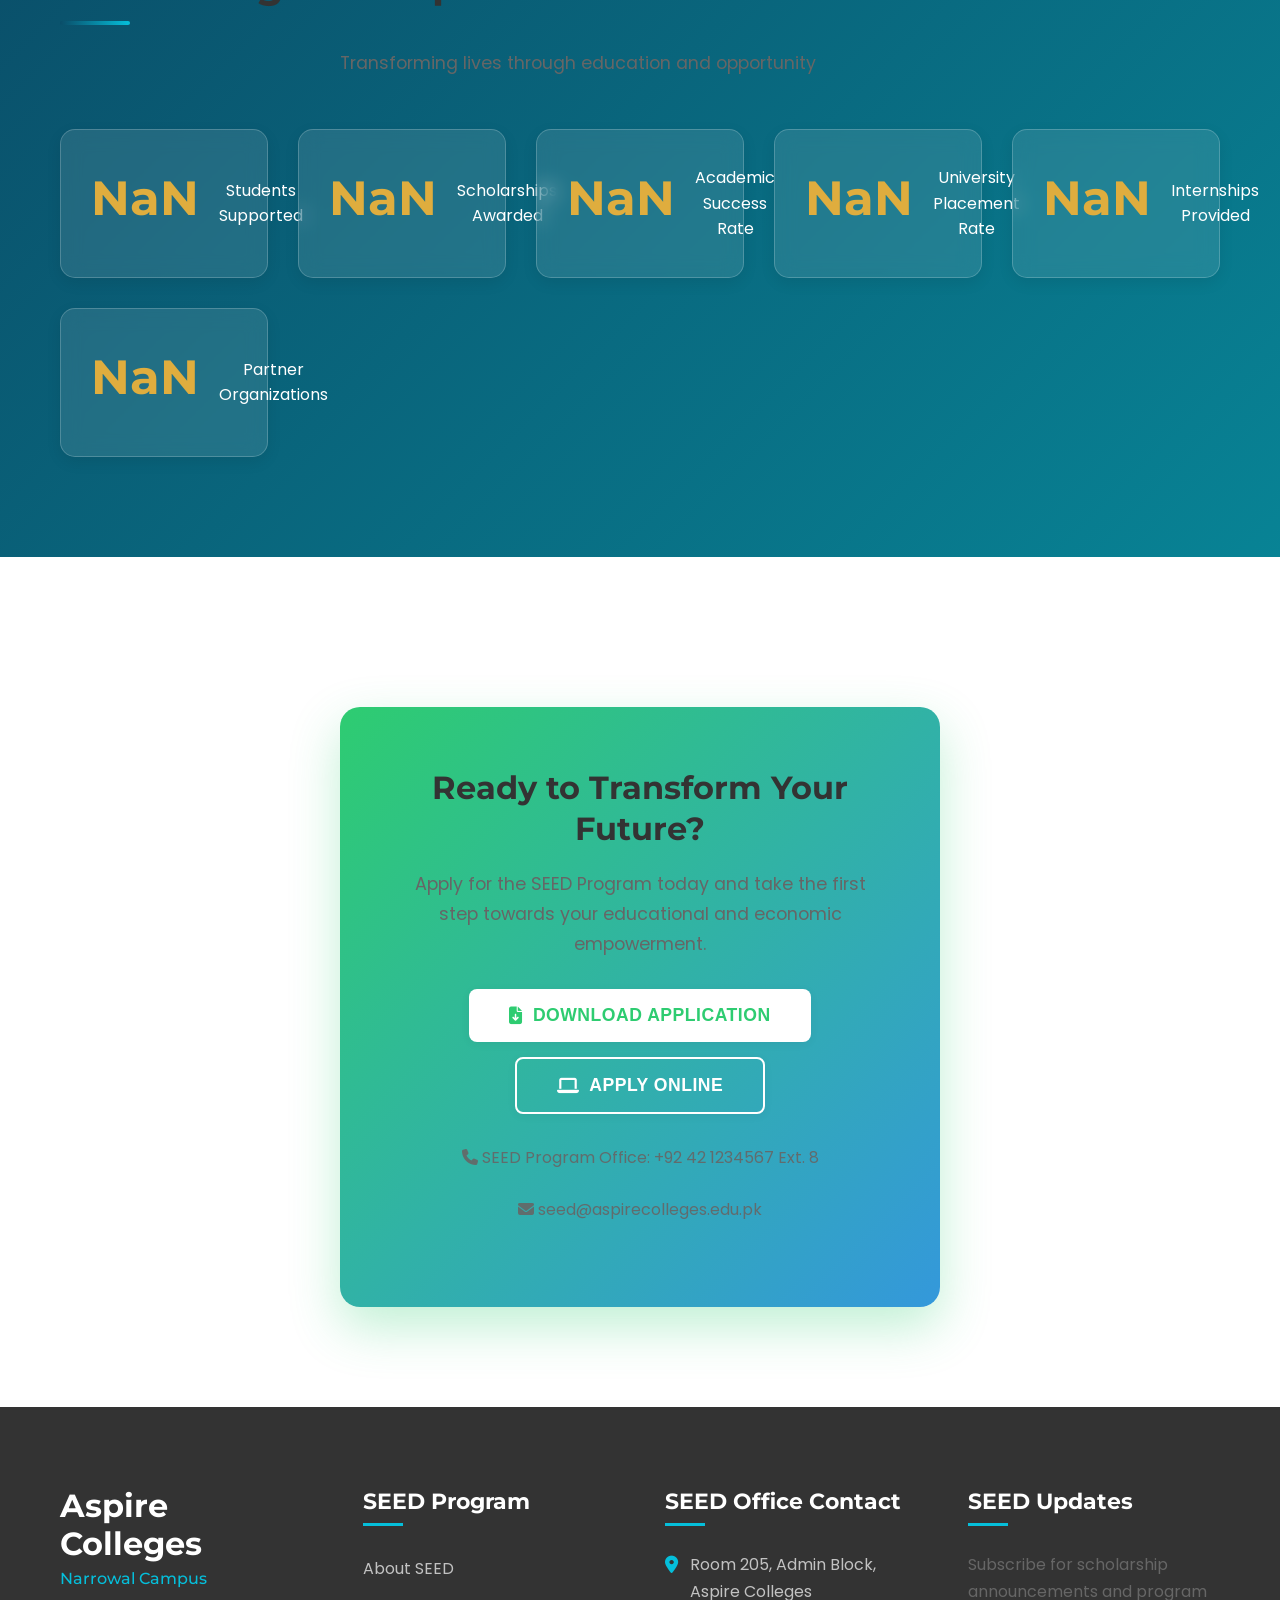
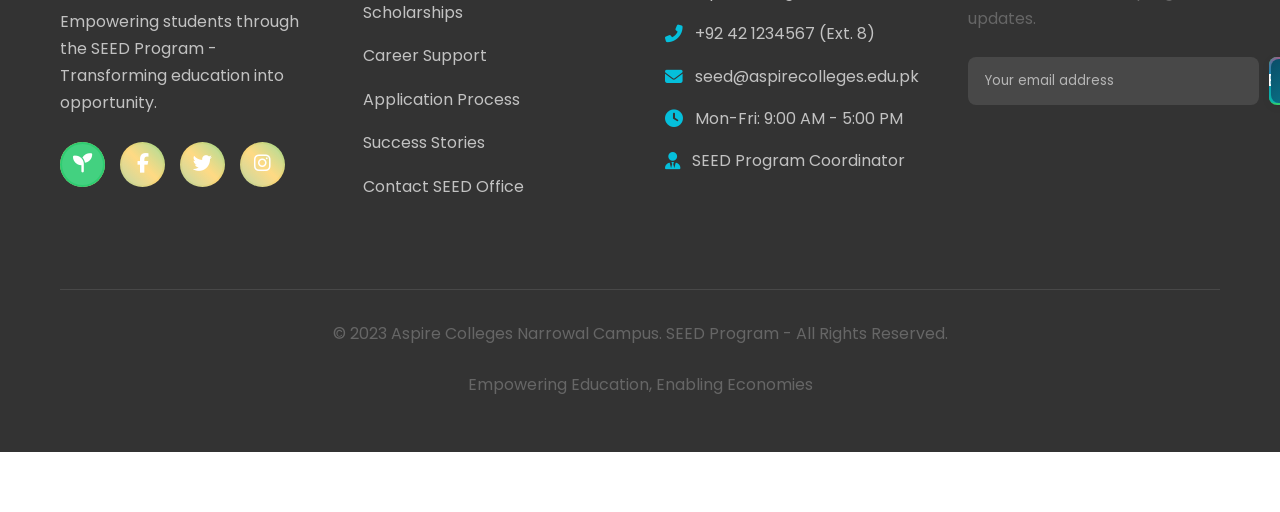
<file: seed.html>
<!DOCTYPE html>
<html lang="en">
<head>
    <meta charset="UTF-8">
    <meta name="viewport" content="width=device-width, initial-scale=1.0">
    <title>Student Educational & Economic Development - Aspire Colleges</title>
    <meta name="description" content="SEED Program at Aspire Colleges - Student Educational & Economic Development initiatives, scholarships, and career support programs.">
    <meta name="keywords" content="SEED program, scholarships, financial aid, career development, student support, Aspire Colleges, educational development">
    <meta name="author" content="Aspire Colleges Narrowal">
    <link rel="stylesheet" href="https://cdnjs.cloudflare.com/ajax/libs/font-awesome/6.4.0/css/all.min.css">
    <link href="https://fonts.googleapis.com/css2?family=Poppins:wght@300;400;500;600;700&family=Montserrat:wght@400;500;600;700&display=swap" rel="stylesheet">
    <link rel="stylesheet" href="style.css">
    <style>
        /* SEED Program Specific Styles */
        :root {
            --primary-color: #0a4d68;
            --secondary-color: #088395;
            --accent-color: #b40808;
            --gold-color: #dfad3e;
            --light-bg: #f8f9fa;
            --dark-color: #333;
            --text-color: #555;
            --white: #ffffff;
            --border-color: #e0e0e0;
            --success-color: #28a745;
            --info-color: #17a2b8;
            --warning-color: #ffc107;
            --seed-green: #2ecc71;
            --seed-blue: #3498db;
        }
        
        /* Hero Section */
        .seed-hero {
            background: linear-gradient(135deg, rgba(10, 77, 104, 0.95), rgba(46, 204, 113, 0.9)), 
                        url('https://images.unsplash.com/photo-1523240795612-9a054b0db644?ixlib=rb-4.0.3&auto=format&fit=crop&w=1600&q=80');
            background-size: cover;
            background-position: center;
            background-attachment: fixed;
            color: var(--white);
            padding: 150px 0 100px;
            text-align: center;
            position: relative;
        }
        
        .seed-logo {
            font-size: 5rem;
            margin-bottom: 20px;
            animation: bounceIn 1s ease;
        }
        
        .seed-hero h1 {
            font-size: 4rem;
            font-weight: 700;
            margin-bottom: 20px;
            text-shadow: 2px 2px 8px rgba(0,0,0,0.3);
            animation: fadeInDown 1s ease;
        }
        
        .seed-hero h1 span {
            color: var(--seed-green);
            font-weight: 800;
        }
        
        .seed-hero p {
            font-size: 1.3rem;
            max-width: 800px;
            margin: 0 auto 40px;
            opacity: 0.9;
            animation: fadeInUp 1s ease 0.3s both;
        }
        
        /* What is SEED */
        .what-is-seed {
            padding: 100px 0;
            background: var(--white);
        }
        
        .seed-explanation {
            display: grid;
            grid-template-columns: 1fr 1fr;
            gap: 60px;
            align-items: center;
            margin-top: 50px;
        }
        
        .seed-acronym {
            background: linear-gradient(135deg, var(--seed-green), var(--seed-blue));
            padding: 40px;
            border-radius: 20px;
            color: var(--white);
            text-align: center;
            box-shadow: 0 15px 40px rgba(52, 152, 219, 0.2);
        }
        
        .seed-letter {
            font-size: 4rem;
            font-weight: 800;
            line-height: 1;
            margin-bottom: 10px;
        }
        
        .seed-word {
            font-size: 1.5rem;
            font-weight: 600;
            margin-bottom: 30px;
            display: block;
        }
        
        /* Pillars */
        .pillars-section {
            padding: 100px 0;
            background: linear-gradient(135deg, #f8f9fa 0%, #e9ecef 100%);
        }
        
        .pillars-grid {
            display: grid;
            grid-template-columns: repeat(auto-fit, minmax(300px, 1fr));
            gap: 30px;
            margin-top: 50px;
        }
        
        .pillar-card {
            background: var(--white);
            border-radius: 15px;
            padding: 40px 30px;
            text-align: center;
            box-shadow: 0 10px 30px rgba(0,0,0,0.08);
            transition: all 0.4s ease;
            border-top: 5px solid var(--seed-green);
            position: relative;
            overflow: hidden;
        }
        
        .pillar-card:nth-child(2) {
            border-top-color: var(--seed-blue);
        }
        
        .pillar-card:nth-child(3) {
            border-top-color: var(--gold-color);
        }
        
        .pillar-card:hover {
            transform: translateY(-10px);
            box-shadow: 0 20px 40px rgba(0,0,0,0.15);
        }
        
        .pillar-icon {
            width: 80px;
            height: 80px;
            background: linear-gradient(135deg, var(--seed-green), var(--seed-blue));
            border-radius: 50%;
            display: flex;
            align-items: center;
            justify-content: center;
            margin: 0 auto 25px;
            font-size: 32px;
            color: var(--white);
        }
        
        .pillar-card:nth-child(2) .pillar-icon {
            background: linear-gradient(135deg, var(--seed-blue), var(--primary-color));
        }
        
        .pillar-card:nth-child(3) .pillar-icon {
            background: linear-gradient(135deg, var(--gold-color), #e67e22);
        }
        
        /* Scholarships */
        .scholarships-section {
            padding: 100px 0;
            background: var(--white);
        }
        
        .scholarship-tabs {
            display: flex;
            justify-content: center;
            flex-wrap: wrap;
            gap: 10px;
            margin: 50px 0 40px;
        }
        
        .scholarship-tab {
            padding: 15px 35px;
            background: var(--light-bg);
            border: 2px solid transparent;
            border-radius: 30px;
            font-weight: 600;
            cursor: pointer;
            transition: all 0.3s ease;
            color: var(--text-color);
        }
        
        .scholarship-tab.active {
            background: var(--seed-green);
            color: var(--white);
            border-color: var(--seed-green);
        }
        
        .scholarship-tab:hover:not(.active) {
            border-color: var(--seed-green);
            color: var(--seed-green);
        }
        
        .scholarship-content {
            display: none;
        }
        
        .scholarship-content.active {
            display: block;
            animation: fadeIn 0.5s ease;
        }
        
        .scholarship-grid {
            display: grid;
            grid-template-columns: repeat(auto-fit, minmax(300px, 1fr));
            gap: 30px;
        }
        
        .scholarship-card {
            background: var(--white);
            border-radius: 15px;
            padding: 35px 30px;
            box-shadow: 0 10px 30px rgba(0,0,0,0.08);
            border-left: 5px solid var(--seed-green);
            position: relative;
            overflow: hidden;
        }
        
        .scholarship-card:before {
            content: '';
            position: absolute;
            top: 0;
            right: 0;
            width: 100px;
            height: 100px;
            background: linear-gradient(135deg, transparent 50%, rgba(46, 204, 113, 0.1) 50%);
        }
        
        .scholarship-percentage {
            font-size: 3rem;
            font-weight: 700;
            color: var(--seed-green);
            margin-bottom: 10px;
            line-height: 1;
        }
        
        .scholarship-requirements {
            list-style: none;
            margin: 25px 0;
        }
        
        .scholarship-requirements li {
            padding: 10px 0;
            border-bottom: 1px solid var(--border-color);
            display: flex;
            align-items: center;
        }
        
        .scholarship-requirements li:last-child {
            border-bottom: none;
        }
        
        .scholarship-requirements li i {
            color: var(--seed-green);
            margin-right: 10px;
        }
        
        /* Career Development */
        .career-section {
            padding: 100px 0;
            background: linear-gradient(135deg, var(--primary-color) 0%, var(--secondary-color) 100%);
            color: var(--white);
        }
        
        .career-section .section-title h2,
        .career-section .section-subtitle {
            color: var(--white);
        }
        
        .career-features {
            display: grid;
            grid-template-columns: repeat(auto-fit, minmax(250px, 1fr));
            gap: 30px;
            margin-top: 50px;
        }
        
        .career-feature {
            background: rgba(255,255,255,0.1);
            backdrop-filter: blur(10px);
            border-radius: 15px;
            padding: 30px;
            border: 1px solid rgba(255,255,255,0.2);
            transition: transform 0.3s ease;
        }
        
        .career-feature:hover {
            transform: translateY(-5px);
            background: rgba(255,255,255,0.15);
        }
        
        .feature-icon {
            font-size: 40px;
            color: var(--gold-color);
            margin-bottom: 20px;
        }
        
        /* Success Stories */
        .stories-section {
            padding: 100px 0;
            background: var(--white);
        }
        
        .story-slider {
            max-width: 800px;
            margin: 50px auto 0;
        }
        
        .story-card {
            background: var(--white);
            border-radius: 20px;
            overflow: hidden;
            box-shadow: 0 15px 40px rgba(0,0,0,0.1);
            display: grid;
            grid-template-columns: 1fr 1fr;
            min-height: 400px;
        }
        
        .story-image {
            background: linear-gradient(135deg, var(--seed-green), var(--seed-blue));
            display: flex;
            align-items: center;
            justify-content: center;
            padding: 40px;
        }
        
        .story-image i {
            font-size: 8rem;
            color: rgba(255,255,255,0.9);
        }
        
        .story-content {
            padding: 40px;
            display: flex;
            flex-direction: column;
            justify-content: center;
        }
        
        .student-info {
            display: flex;
            align-items: center;
            margin-top: 30px;
        }
        
        .student-avatar {
            width: 60px;
            height: 60px;
            border-radius: 50%;
            background: var(--light-bg);
            display: flex;
            align-items: center;
            justify-content: center;
            font-size: 24px;
            color: var(--seed-green);
            margin-right: 15px;
        }
        
        /* Application Process */
        .application-section {
            padding: 100px 0;
            background: linear-gradient(135deg, #f8f9fa 0%, #e9ecef 100%);
        }
        
        .process-steps {
            display: flex;
            justify-content: space-between;
            margin-top: 50px;
            position: relative;
        }
        
        .process-steps:before {
            content: '';
            position: absolute;
            top: 40px;
            left: 0;
            right: 0;
            height: 3px;
            background: var(--border-color);
            z-index: 1;
        }
        
        .process-step {
            flex: 1;
            text-align: center;
            position: relative;
            z-index: 2;
            padding: 0 10px;
        }
        
        .step-number {
            width: 80px;
            height: 80px;
            background: var(--seed-green);
            color: var(--white);
            border-radius: 50%;
            display: flex;
            align-items: center;
            justify-content: center;
            font-size: 2rem;
            font-weight: 700;
            margin: 0 auto 25px;
            border: 5px solid var(--white);
            box-shadow: 0 5px 15px rgba(0,0,0,0.1);
        }
        
        .step-content {
            padding: 0 10px;
        }
        
        /* Statistics */
        .stats-section {
            padding: 100px 0;
            background: linear-gradient(135deg, var(--primary-color) 0%, var(--secondary-color) 100%);
            color: var(--white);
        }
        
        .stats-grid {
            display: grid;
            grid-template-columns: repeat(auto-fit, minmax(200px, 1fr));
            gap: 30px;
            margin-top: 50px;
        }
        
        .stat-card {
            text-align: center;
            padding: 30px;
            background: rgba(255,255,255,0.1);
            border-radius: 15px;
            backdrop-filter: blur(10px);
            border: 1px solid rgba(255,255,255,0.2);
        }
        
        .stat-number {
            font-size: 3rem;
            font-weight: 700;
            color: var(--gold-color);
            margin-bottom: 10px;
        }
        
        /* Apply Section */
        .apply-section {
            padding: 100px 0;
            background: var(--white);
            text-align: center;
        }
        
        .apply-box {
            max-width: 600px;
            margin: 50px auto 0;
            background: linear-gradient(135deg, var(--seed-green), var(--seed-blue));
            padding: 60px;
            border-radius: 20px;
            color: var(--white);
            box-shadow: 0 20px 50px rgba(46, 204, 113, 0.3);
        }
        
        .apply-box h3 {
            font-size: 2rem;
            margin-bottom: 20px;
        }
        
        /* Animations */
        @keyframes bounceIn {
            0% {
                transform: scale(0.3);
                opacity: 0;
            }
            50% {
                transform: scale(1.05);
            }
            70% {
                transform: scale(0.9);
            }
            100% {
                transform: scale(1);
                opacity: 1;
            }
        }
        
        @keyframes fadeInDown {
            from {
                opacity: 0;
                transform: translateY(-30px);
            }
            to {
                opacity: 1;
                transform: translateY(0);
            }
        }
        
        @keyframes fadeInUp {
            from {
                opacity: 0;
                transform: translateY(30px);
            }
            to {
                opacity: 1;
                transform: translateY(0);
            }
        }
        
        @keyframes fadeIn {
            from { opacity: 0; }
            to { opacity: 1; }
        }
        
        /* Responsive Design */
        @media (max-width: 992px) {
            .seed-hero h1 {
                font-size: 3rem;
            }
            
            .seed-explanation {
                grid-template-columns: 1fr;
                gap: 40px;
            }
            
            .story-card {
                grid-template-columns: 1fr;
            }
            
            .story-image {
                min-height: 200px;
            }
            
            .process-steps {
                flex-direction: column;
                gap: 40px;
            }
            
            .process-steps:before {
                display: none;
            }
            
            .process-step {
                display: flex;
                align-items: flex-start;
                text-align: left;
            }
            
            .step-number {
                margin: 0 20px 0 0;
                flex-shrink: 0;
            }
        }
        
        @media (max-width: 768px) {
            .seed-hero {
                padding: 120px 0 80px;
            }
            
            .seed-hero h1 {
                font-size: 2.5rem;
            }
            
            .seed-hero p {
                font-size: 1.1rem;
            }
            
            .seed-logo {
                font-size: 4rem;
            }
            
            .scholarship-tabs {
                flex-direction: column;
                align-items: center;
            }
            
            .scholarship-tab {
                width: 100%;
                max-width: 300px;
            }
            
            .pillars-grid,
            .scholarship-grid {
                grid-template-columns: 1fr;
            }
            
            .apply-box {
                padding: 40px 30px;
            }
        }
        
        @media (max-width: 576px) {
            .seed-hero h1 {
                font-size: 2rem;
            }
            
            .seed-letter {
                font-size: 3rem;
            }
            
            .seed-word {
                font-size: 1.2rem;
            }
            
            .scholarship-percentage {
                font-size: 2.5rem;
            }
            
            .stat-number {
                font-size: 2.5rem;
            }
            
            .apply-box {
                padding: 30px 20px;
            }
            
            .apply-box h3 {
                font-size: 1.5rem;
            }
        }
    </style>
</head>
<body>
    <!-- Header -->
    <header id="header">
        <div class="container header-container">
            <a href="index.html" class="logo">
                <div class="logo-icon">
                    <i class="fas fa-graduation-cap"></i>
                </div>
                <div class="logo-text">
                    <div class="logo-main">Aspire Colleges</div>
                    <div class="logo-sub">Narrowal Campus</div>
                </div>
            </a>

            <!-- Search Bar -->
            <div class="search-container">
                <div class="search-icon">
                    <svg aria-hidden="true" class="e-font-icon-svg e-fas-search" viewBox="0 0 512 512" xmlns="http://www.w3.org/2000/svg">
                        <path d="M505 442.7L405.3 343c-4.5-4.5-10.6-7-17-7H372c27.6-35.3 44-79.7 44-128C416 93.1 322.9 0 208 0S0 93.1 0 208s93.1 208 208 208c48.3 0 92.7-16.4 128-44v16.3c0 6.4 2.5 12.5 7 17l99.7 99.7c9.4 9.4 24.6 9.4 33.9 0l28.3-28.3c9.4-9.4 9.4-24.6.1-34zM208 336c-70.7 0-128-57.2-128-128 0-70.7 57.2-128 128-128 70.7 0 128 57.2 128 128 0 70.7-57.2 128-128 128z"></path>
                    </svg>
                </div>
                <input type="text" class="search-input" id="searchInput" placeholder="Search SEED program, scholarships..." autocomplete="off">
                <div class="search-results" id="searchResults"></div>
            </div>

            <!-- Mobile Search Toggle -->
            <button class="search-toggle" id="searchToggle">
                <svg aria-hidden="true" class="e-font-icon-svg e-fas-search" viewBox="0 0 512 512" xmlns="http://www.w3.org/2000/svg" width="20" height="20">
                    <path d="M505 442.7L405.3 343c-4.5-4.5-10.6-7-17-7H372c27.6-35.3 44-79.7 44-128C416 93.1 322.9 0 208 0S0 93.1 0 208s93.1 208 208 208c48.3 0 92.7-16.4 128-44v16.3c0 6.4 2.5 12.5 7 17l99.7 99.7c9.4 9.4 24.6 9.4 33.9 0l28.3-28.3c9.4-9.4 9.4-24.6.1-34zM208 336c-70.7 0-128-57.2-128-128 0-70.7 57.2-128 128-128 70.7 0 128 57.2 128 128 0 70.7-57.2 128-128 128z"></path>
                </svg>
            </button>

            <!-- Mobile Menu Button -->
            <button class="mobile-menu-btn" id="mobileMenuBtn">
                <i class="fas fa-bars"></i>
            </button>

            <!-- Navigation -->
            <nav class="nav">
                <ul class="nav-links" id="navLinks">
                    <li><a href="index.html" class="nav-link active">Home</a></li>
                    <li><a href="about.html" class="nav-link">About Us</a></li>
                    <li><a href="campus.html" class="nav-link">Our Campuses </a></li>
                    <li><a href="programs.html" class="nav-link">Programmes</a></li>
                    <li><a href="faculty.html" class="nav-link">Faculty</a></li>
                    <li><a href="franchiseprogram.html" class="nav-link ">Franchise Program</a></li>
                    <li><a href="admissions.html" class="nav-link">Admissions</a></li>
                    <li><a href="contact.html" class="nav-link">Contact Us</a></li>
                     <li><a href="lifeatcampus.html" class="nav-link">Life At campus</a></li>
                     <li><a href="news-events.html" class="nav-link">News & Events</a></li>
                     <li><a href="seed.html" class="nav-link">SEED</a></li>
                     <li><a href="careers.html" class="nav-link">Careers</a></li>
                </ul>
            </nav>
        </div>

        <!-- Mobile Search Overlay -->
        <div class="search-mobile" id="searchMobile">
            <div class="search-icon">
                <svg aria-hidden="true" class="e-font-icon-svg e-fas-search" viewBox="0 0 512 512" xmlns="http://www.w3.org/2000/svg">
                    <path d="M505 442.7L405.3 343c-4.5-4.5-10.6-7-17-7H372c27.6-35.3 44-79.7 44-128C416 93.1 322.9 0 208 0S0 93.1 0 208s93.1 208 208 208c48.3 0 92.7-16.4 128-44v16.3c0 6.4 2.5 12.5 7 17l99.7 99.7c9.4 9.4 24.6 9.4 33.9 0l28.3-28.3c9.4-9.4 9.4-24.6.1-34zM208 336c-70.7 0-128-57.2-128-128 0-70.7 57.2-128 128-128 70.7 0 128 57.2 128 128 0 70.7-57.2 128-128 128z"></path>
                </svg>
            </div>
            <input type="text" class="search-input" id="searchInputMobile" placeholder="Search SEED program, scholarships..." autocomplete="off">
            <button class="close-search" id="closeSearch">&times;</button>
            <div class="search-results" id="searchResultsMobile"></div>
        </div>
    </header>

    <!-- Hero Section -->
    <section class="seed-hero">
        <div class="container">
            <div class="seed-logo">
                <i class="fas fa-seedling"></i>
            </div>
            <h1>Student <span>Educational</span> & <span>Economic</span> Development</h1>
            <p>Empowering students through comprehensive educational support, financial assistance, and career development opportunities to ensure academic success and economic empowerment.</p>
            <div class="hero-btns" style="display: flex; gap: 20px; justify-content: center; margin-top: 40px;">
                <a href="#apply" class="btn btn-large" style="background: var(--seed-green);">Apply Now</a>
                <a href="#scholarships" class="btn btn-large btn-outline">View Scholarships</a>
            </div>
        </div>
    </section>

    <!-- What is SEED -->
    <section class="what-is-seed">
        <div class="container">
            <div class="section-title">
                <h2>What is SEED Program?</h2>
                <p class="section-subtitle">A holistic approach to student development and success</p>
            </div>
            
            <div class="seed-explanation">
                <div class="seed-acronym">
                    <div class="seed-letter">S</div>
                    <span class="seed-word">Student</span>
                    
                    <div class="seed-letter">E</div>
                    <span class="seed-word">Educational</span>
                    
                    <div class="seed-letter">E</div>
                    <span class="seed-word">&</span>
                    
                    <div class="seed-letter">D</div>
                    <span class="seed-word">Development</span>
                </div>
                
                <div>
                    <h3 style="color: var(--primary-color); margin-bottom: 20px;">Transforming Lives Through Education</h3>
                    <p style="margin-bottom: 20px; line-height: 1.8;">
                        The SEED Program at Aspire Colleges is a comprehensive initiative designed to support students 
                        throughout their educational journey. We believe that every student deserves access to quality 
                        education and the resources needed to succeed both academically and economically.
                    </p>
                    <p style="line-height: 1.8;">
                        Our program combines financial assistance, academic support, career guidance, and skill 
                        development to create a nurturing environment where students can thrive and reach their 
                        full potential.
                    </p>
                    
                    <div style="margin-top: 30px; display: flex; gap: 20px; flex-wrap: wrap;">
                        <div style="background: var(--light-bg); padding: 15px 25px; border-radius: 10px; border-left: 4px solid var(--seed-green);">
                            <div style="font-weight: 600; color: var(--seed-green);">500+</div>
                            <div style="font-size: 14px; color: var(--text-color);">Students Supported</div>
                        </div>
                        <div style="background: var(--light-bg); padding: 15px 25px; border-radius: 10px; border-left: 4px solid var(--seed-blue);">
                            <div style="font-weight: 600; color: var(--seed-blue);">₹25M+</div>
                            <div style="font-size: 14px; color: var(--text-color);">Scholarships Awarded</div>
                        </div>
                        <div style="background: var(--light-bg); padding: 15px 25px; border-radius: 10px; border-left: 4px solid var(--gold-color);">
                            <div style="font-weight: 600; color: var(--gold-color);">95%</div>
                            <div style="font-size: 14px; color: var(--text-color);">Success Rate</div>
                        </div>
                    </div>
                </div>
            </div>
        </div>
    </section>

    <!-- Program Pillars -->
    <section class="pillars-section">
        <div class="container">
            <div class="section-title">
                <h2>Three Pillars of SEED Program</h2>
                <p class="section-subtitle">Our comprehensive approach to student development</p>
            </div>
            
            <div class="pillars-grid">
                <div class="pillar-card">
                    <div class="pillar-icon">
                        <i class="fas fa-graduation-cap"></i>
                    </div>
                    <h3>Educational Support</h3>
                    <p style="color: var(--text-color); line-height: 1.6;">
                        Comprehensive academic support including tutoring, study resources, 
                        mentorship programs, and learning workshops to ensure academic excellence.
                    </p>
                    <ul style="margin-top: 20px; text-align: left; padding-left: 20px;">
                        <li style="margin-bottom: 10px;">Free tutoring sessions</li>
                        <li style="margin-bottom: 10px;">Study material assistance</li>
                        <li style="margin-bottom: 10px;">Academic counseling</li>
                        <li>Exam preparation workshops</li>
                    </ul>
                </div>
                
                <div class="pillar-card">
                    <div class="pillar-icon">
                        <i class="fas fa-hand-holding-usd"></i>
                    </div>
                    <h3>Economic Empowerment</h3>
                    <p style="color: var(--text-color); line-height: 1.6;">
                        Financial assistance through scholarships, fee concessions, and 
                        part-time job opportunities to reduce economic barriers to education.
                    </p>
                    <ul style="margin-top: 20px; text-align: left; padding-left: 20px;">
                        <li style="margin-bottom: 10px;">Merit-based scholarships</li>
                        <li style="margin-bottom: 10px;">Need-based financial aid</li>
                        <li style="margin-bottom: 10px;">Fee installment plans</li>
                        <li>Student employment opportunities</li>
                    </ul>
                </div>
                
                <div class="pillar-card">
                    <div class="pillar-icon">
                        <i class="fas fa-briefcase"></i>
                    </div>
                    <h3>Career Development</h3>
                    <p style="color: var(--text-color); line-height: 1.6;">
                        Career guidance, skill development, internships, and job placement 
                        assistance to prepare students for professional success.
                    </p>
                    <ul style="margin-top: 20px; text-align: left; padding-left: 20px;">
                        <li style="margin-bottom: 10px;">Career counseling</li>
                        <li style="margin-bottom: 10px;">Skill development workshops</li>
                        <li style="margin-bottom: 10px;">Internship opportunities</li>
                        <li>Job placement support</li>
                    </ul>
                </div>
            </div>
        </div>
    </section>

    <!-- Scholarships -->
    <section id="scholarships" class="scholarships-section">
        <div class="container">
            <div class="section-title">
                <h2>SEED Scholarships</h2>
                <p class="section-subtitle">Financial assistance opportunities for deserving students</p>
            </div>
            
            <div class="scholarship-tabs">
                <button class="scholarship-tab active" data-tab="merit">Merit-Based</button>
                <button class="scholarship-tab" data-tab="need">Need-Based</button>
                <button class="scholarship-tab" data-tab="special">Special Categories</button>
                <button class="scholarship-tab" data-tab="sports">Sports & Arts</button>
            </div>
            
            <!-- Merit-Based Scholarships -->
            <div class="scholarship-content active" id="merit-scholarships">
                <div class="scholarship-grid">
                    <div class="scholarship-card">
                        <div class="scholarship-percentage">100%</div>
                        <h3>Excellence Scholarship</h3>
                        <p style="color: var(--text-color); margin: 15px 0;">Full tuition fee waiver for top performers</p>
                        
                        <ul class="scholarship-requirements">
                            <li><i class="fas fa-check-circle"></i> 90%+ marks in Matric</li>
                            <li><i class="fas fa-check-circle"></i> Top 10 rank in admission test</li>
                            <li><i class="fas fa-check-circle"></i> Maintain 85%+ college GPA</li>
                        </ul>
                        
                        <button class="btn" style="background: var(--seed-green); width: 100%;">Apply Now</button>
                    </div>
                    
                    <div class="scholarship-card">
                        <div class="scholarship-percentage">75%</div>
                        <h3>Merit Scholarship</h3>
                        <p style="color: var(--text-color); margin: 15px 0;">Substantial fee concession for high achievers</p>
                        
                        <ul class="scholarship-requirements">
                            <li><i class="fas fa-check-circle"></i> 85%+ marks in Matric</li>
                            <li><i class="fas fa-check-circle"></i> Top 20 rank in admission test</li>
                            <li><i class="fas fa-check-circle"></i> Maintain 80%+ college GPA</li>
                        </ul>
                        
                        <button class="btn" style="background: var(--seed-green); width: 100%;">Apply Now</button>
                    </div>
                    
                    <div class="scholarship-card">
                        <div class="scholarship-percentage">50%</div>
                        <h3>Academic Scholarship</h3>
                        <p style="color: var(--text-color); margin: 15px 0;">Fee concession for consistent performers</p>
                        
                        <ul class="scholarship-requirements">
                            <li><i class="fas fa-check-circle"></i> 80%+ marks in Matric</li>
                            <li><i class="fas fa-check-circle"></i> Top 50 rank in admission test</li>
                            <li><i class="fas fa-check-circle"></i> Maintain 75%+ college GPA</li>
                        </ul>
                        
                        <button class="btn" style="background: var(--seed-green); width: 100%;">Apply Now</button>
                    </div>
                </div>
            </div>
            
            <!-- Need-Based Scholarships -->
            <div class="scholarship-content" id="need-scholarships">
                <div class="scholarship-grid">
                    <div class="scholarship-card">
                        <div class="scholarship-percentage">100%</div>
                        <h3>Orphan Support Scholarship</h3>
                        <p style="color: var(--text-color); margin: 15px 0;">Complete financial support for orphan students</p>
                        
                        <ul class="scholarship-requirements">
                            <li><i class="fas fa-check-circle"></i> Orphan certificate required</li>
                            <li><i class="fas fa-check-circle"></i> 70%+ marks in Matric</li>
                            <li><i class="fas fa-check-circle"></i> Family income proof</li>
                        </ul>
                        
                        <button class="btn" style="background: var(--seed-green); width: 100%;">Apply Now</button>
                    </div>
                    
                    <div class="scholarship-card">
                        <div class="scholarship-percentage">75%</div>
                        <h3>Financial Hardship Scholarship</h3>
                        <p style="color: var(--text-color); margin: 15px 0;">Support for students from low-income families</p>
                        
                        <ul class="scholarship-requirements">
                            <li><i class="fas fa-check-circle"></i> Family income below ₹25,000/month</li>
                            <li><i class="fas fa-check-circle"></i> 75%+ marks in Matric</li>
                            <li><i class="fas fa-check-circle"></i> Recommendation from school</li>
                        </ul>
                        
                        <button class="btn" style="background: var(--seed-green); width: 100%;">Apply Now</button>
                    </div>
                </div>
            </div>
        </div>
    </section>

    <!-- Career Development -->
    <section class="career-section">
        <div class="container">
            <div class="section-title">
                <h2>Career Development Support</h2>
                <p class="section-subtitle">Preparing students for professional success and economic independence</p>
            </div>
            
            <div class="career-features">
                <div class="career-feature">
                    <div class="feature-icon">
                        <i class="fas fa-user-tie"></i>
                    </div>
                    <h3>Career Counseling</h3>
                    <p style="opacity: 0.9;">One-on-one career guidance sessions with experienced counselors to help students choose the right career path.</p>
                </div>
                
                <div class="career-feature">
                    <div class="feature-icon">
                        <i class="fas fa-laptop-code"></i>
                    </div>
                    <h3>Skill Workshops</h3>
                    <p style="opacity: 0.9;">Regular workshops on communication skills, digital literacy, interview preparation, and professional etiquette.</p>
                </div>
                
                <div class="career-feature">
                    <div class="feature-icon">
                        <i class="fas fa-briefcase"></i>
                    </div>
                    <h3>Internship Program</h3>
                    <p style="opacity: 0.9;">Partnerships with local businesses to provide internship opportunities for hands-on experience.</p>
                </div>
                
                <div class="career-feature">
                    <div class="feature-icon">
                        <i class="fas fa-handshake"></i>
                    </div>
                    <h3>Job Placement</h3>
                    <p style="opacity: 0.9;">Assistance with job applications, resume building, and connecting with potential employers.</p>
                </div>
            </div>
        </div>
    </section>

    <!-- Success Stories -->
    <section class="stories-section">
        <div class="container">
            <div class="section-title">
                <h2>Success Stories</h2>
                <p class="section-subtitle">Inspiring stories of students transformed by the SEED Program</p>
            </div>
            
            <div class="story-slider">
                <div class="story-card">
                    <div class="story-image">
                        <i class="fas fa-user-graduate"></i>
                    </div>
                    <div class="story-content">
                        <div style="font-size: 60px; color: var(--seed-green); margin-bottom: 10px;">"</div>
                        <p style="font-size: 1.2rem; line-height: 1.6; margin-bottom: 20px;">
                            The SEED Program changed my life. As an orphan, I never thought I could afford college education. 
                            With full scholarship support and mentoring, I not only completed my Pre-Medical but also got 
                            admission in MBBS. Today, I'm pursuing my dream of becoming a doctor.
                        </p>
                        
                        <div class="student-info">
                            <div class="student-avatar">
                                <i class="fas fa-user"></i>
                            </div>
                            <div>
                                <div style="font-weight: 600; color: var(--dark-color);">Ayesha Khan</div>
                                <div style="color: var(--text-color); font-size: 14px;">MBBS Student | Former SEED Scholar</div>
                            </div>
                        </div>
                    </div>
                </div>
            </div>
        </div>
    </section>

    <!-- Application Process -->
    <section class="application-section">
        <div class="container">
            <div class="section-title">
                <h2>Application Process</h2>
                <p class="section-subtitle">Simple steps to apply for SEED Program benefits</p>
            </div>
            
            <div class="process-steps">
                <div class="process-step">
                    <div class="step-number">1</div>
                    <div class="step-content">
                        <h3>Check Eligibility</h3>
                        <p>Review scholarship criteria and ensure you meet all requirements</p>
                    </div>
                </div>
                
                <div class="process-step">
                    <div class="step-number">2</div>
                    <div class="step-content">
                        <h3>Gather Documents</h3>
                        <p>Prepare academic records, income proof, and required certificates</p>
                    </div>
                </div>
                
                <div class="process-step">
                    <div class="step-number">3</div>
                    <div class="step-content">
                        <h3>Submit Application</h3>
                        <p>Complete online application form with all required documents</p>
                    </div>
                </div>
                
                <div class="process-step">
                    <div class="step-number">4</div>
                    <div class="step-content">
                        <h3>Interview & Approval</h3>
                        <p>Attend interview and wait for scholarship committee decision</p>
                    </div>
                </div>
                
                <div class="process-step">
                    <div class="step-number">5</div>
                    <div class="step-content">
                        <h3>Receive Benefits</h3>
                        <p>Get scholarship award and start receiving program benefits</p>
                    </div>
                </div>
            </div>
        </div>
    </section>

    <!-- Statistics -->
    <section class="stats-section">
        <div class="container">
            <div class="section-title">
                <h2>SEED Program Impact</h2>
                <p class="section-subtitle">Transforming lives through education and opportunity</p>
            </div>
            
            <div class="stats-grid">
                <div class="stat-card">
                    <div class="stat-number">500+</div>
                    <div>Students Supported</div>
                </div>
                
                <div class="stat-card">
                    <div class="stat-number">₹25M+</div>
                    <div>Scholarships Awarded</div>
                </div>
                
                <div class="stat-card">
                    <div class="stat-number">95%</div>
                    <div>Academic Success Rate</div>
                </div>
                
                <div class="stat-card">
                    <div class="stat-number">85%</div>
                    <div>University Placement Rate</div>
                </div>
                
                <div class="stat-card">
                    <div class="stat-number">200+</div>
                    <div>Internships Provided</div>
                </div>
                
                <div class="stat-card">
                    <div class="stat-number">50+</div>
                    <div>Partner Organizations</div>
                </div>
            </div>
        </div>
    </section>

    <!-- Apply Section -->
    <section id="apply" class="apply-section">
        <div class="container">
            <div class="apply-box">
                <h3>Ready to Transform Your Future?</h3>
                <p style="margin-bottom: 30px; font-size: 1.1rem;">Apply for the SEED Program today and take the first step towards your educational and economic empowerment.</p>
                
                <div style="display: flex; gap: 15px; justify-content: center; flex-wrap: wrap;">
                    <button class="btn btn-large" style="background: var(--white); color: var(--seed-green);">
                        <i class="fas fa-file-download"></i> Download Application
                    </button>
                    <button class="btn btn-large btn-outline" style="border-color: var(--white); color: var(--white);">
                        <i class="fas fa-laptop"></i> Apply Online
                    </button>
                </div>
                
                <div style="margin-top: 30px; font-size: 14px; opacity: 0.9;">
                    <p><i class="fas fa-phone"></i> SEED Program Office: +92 42 1234567 Ext. 8</p>
                    <p><i class="fas fa-envelope"></i> seed@aspirecolleges.edu.pk</p>
                </div>
            </div>
        </div>
    </section>

    <!-- Footer -->
    <footer>
        <div class="container">
            <div class="footer-content">
                <div class="footer-about">
                    <div class="footer-logo">Aspire Colleges<br><span>Narrowal Campus</span></div>
                    <p style="margin-top: 15px;">Empowering students through the SEED Program - Transforming education into opportunity.</p>
                    
                    <div class="social-icons" style="margin-top: 20px;">
                        <a href="#" class="social-icon" style="background: var(--seed-green);">
                            <i class="fas fa-seedling"></i>
                        </a>
                        <a href="#" class="social-icon facebook">
                            <i class="fab fa-facebook-f"></i>
                        </a>
                        <a href="#" class="social-icon twitter">
                            <i class="fab fa-twitter"></i>
                        </a>
                        <a href="#" class="social-icon instagram">
                            <i class="fab fa-instagram"></i>
                        </a>
                    </div>
                </div>
                
                <div class="footer-links">
                    <h3>SEED Program</h3>
                    <ul>
                        <li><a href="#about-seed">About SEED</a></li>
                        <li><a href="#scholarships">Scholarships</a></li>
                        <li><a href="#career">Career Support</a></li>
                        <li><a href="#application">Application Process</a></li>
                        <li><a href="#stories">Success Stories</a></li>
                        <li><a href="#contact">Contact SEED Office</a></li>
                    </ul>
                </div>
                
                <div class="footer-contact">
                    <h3>SEED Office Contact</h3>
                    <p><i class="fas fa-map-marker-alt"></i> Room 205, Admin Block, Aspire Colleges</p>
                    <p><i class="fas fa-phone-alt"></i> +92 42 1234567 (Ext. 8)</p>
                    <p><i class="fas fa-envelope"></i> seed@aspirecolleges.edu.pk</p>
                    <p><i class="fas fa-clock"></i> Mon-Fri: 9:00 AM - 5:00 PM</p>
                    <p><i class="fas fa-user-tie"></i> SEED Program Coordinator</p>
                </div>
                
                <div class="footer-newsletter">
                    <h3>SEED Updates</h3>
                    <p>Subscribe for scholarship announcements and program updates.</p>
                    <form class="newsletter-form" id="seedNewsletter">
                        <input type="email" placeholder="Your email address" required>
                        <button type="submit" class="btn btn-accent" style="background: var(--seed-green);">Subscribe</button>
                    </form>
                </div>
            </div>
            
            <div class="copyright">
                <p>&copy; 2023 Aspire Colleges Narrowal Campus. SEED Program - All Rights Reserved.</p>
                <p style="margin-top: 10px;">Empowering Education, Enabling Economies</p>
            </div>
        </div>
    </footer>

    <!-- Back to Top -->
    <button class="back-to-top" id="backToTop">
        <i class="fas fa-chevron-up"></i>
    </button>

    <script src="script.js"></script>
    <script src="search.js"></script>
    <script>
        // SEED Program Specific JavaScript
        document.addEventListener('DOMContentLoaded', function() {
            // Scholarship Tabs Functionality
            const scholarshipTabs = document.querySelectorAll('.scholarship-tab');
            const scholarshipContents = document.querySelectorAll('.scholarship-content');
            
            scholarshipTabs.forEach(tab => {
                tab.addEventListener('click', function() {
                    // Remove active class from all tabs and contents
                    scholarshipTabs.forEach(t => t.classList.remove('active'));
                    scholarshipContents.forEach(c => c.classList.remove('active'));
                    
                    // Add active class to clicked tab
                    this.classList.add('active');
                    
                    // Show corresponding content
                    const tabId = this.getAttribute('data-tab');
                    const content = document.getElementById(`${tabId}-scholarships`);
                    if (content) {
                        content.classList.add('active');
                    }
                });
            });
            
            // Apply Buttons
            const applyButtons = document.querySelectorAll('.scholarship-card .btn');
            applyButtons.forEach(button => {
                button.addEventListener('click', function() {
                    const scholarshipType = this.closest('.scholarship-card').querySelector('h3').textContent;
                    const percentage = this.closest('.scholarship-card').querySelector('.scholarship-percentage').textContent;
                    
                    alert(`You are applying for: ${percentage} ${scholarshipType}\n\nYou will be redirected to the online application form.`);
                    
                    // In a real application, you would redirect to the application form
                    // window.location.href = 'scholarship-application.html';
                });
            });
            
            // Download Application
            const downloadBtn = document.querySelector('.btn[style*="Download Application"]');
            if (downloadBtn) {
                downloadBtn.addEventListener('click', function() {
                    alert('SEED Program Application Form PDF would start downloading.\n\nPlease fill out the form and submit it to the SEED Office.');
                    
                    // Simulate download
                    setTimeout(() => {
                        alert('Download complete! Check your downloads folder for "SEED-Application-Form.pdf"');
                    }, 1000);
                });
            }
            
            // Apply Online Button
            const applyOnlineBtn = document.querySelector('.btn[style*="Apply Online"]');
            if (applyOnlineBtn) {
                applyOnlineBtn.addEventListener('click', function() {
                    window.location.href = 'OnlineAdmissionformpages.html?seed=true';
                });
            }
            
            // Newsletter Subscription
            const newsletterForm = document.getElementById('seedNewsletter');
            if (newsletterForm) {
                newsletterForm.addEventListener('submit', function(e) {
                    e.preventDefault();
                    const email = this.querySelector('input[type="email"]').value;
                    
                    alert(`Thank you for subscribing to SEED Program updates!\n\nYou'll receive scholarship announcements and program news at ${email}`);
                    
                    // Reset form
                    this.reset();
                });
            }
            
            // Animate Statistics
            const statNumbers = document.querySelectorAll('.stat-number');
            const observerOptions = {
                threshold: 0.5,
                rootMargin: '0px 0px -100px 0px'
            };
            
            const observer = new IntersectionObserver((entries) => {
                entries.forEach(entry => {
                    if (entry.isIntersecting) {
                        const stat = entry.target;
                        const target = parseInt(stat.textContent);
                        const suffix = stat.textContent.replace(/[0-9]/g, '');
                        let current = 0;
                        const increment = target / 50;
                        
                        const timer = setInterval(() => {
                            current += increment;
                            if (current >= target) {
                                current = target;
                                clearInterval(timer);
                            }
                            stat.textContent = Math.floor(current) + suffix;
                        }, 30);
                        
                        observer.unobserve(stat);
                    }
                });
            }, observerOptions);
            
            statNumbers.forEach(stat => observer.observe(stat));
            
            // Success Stories Slider
            const stories = [
                {
                    quote: "The SEED Program changed my life. As an orphan, I never thought I could afford college education. With full scholarship support and mentoring, I not only completed my Pre-Medical but also got admission in MBBS. Today, I'm pursuing my dream of becoming a doctor.",
                    name: "Ayesha Khan",
                    position: "MBBS Student | Former SEED Scholar",
                    icon: "fa-user-graduate"
                },
                {
                    quote: "Coming from a low-income family, I struggled to continue my education. The SEED Program's need-based scholarship allowed me to focus on studies without financial worries. Now I'm studying Computer Science and have secured an internship at a tech company.",
                    name: "Ali Raza",
                    position: "Computer Science Student | SEED Scholar",
                    icon: "fa-laptop-code"
                },
                {
                    quote: "The career counseling and internship opportunities through SEED Program were invaluable. I got placed in a multinational company even before graduation. The program doesn't just support education; it builds careers.",
                    name: "Sara Ahmed",
                    position: "Software Engineer | SEED Alumni",
                    icon: "fa-briefcase"
                }
            ];
            
            let currentStory = 0;
            const storyCard = document.querySelector('.story-card');
            
            if (storyCard) {
                setInterval(() => {
                    currentStory = (currentStory + 1) % stories.length;
                    const story = stories[currentStory];
                    
                    storyCard.querySelector('.story-image i').className = `fas ${story.icon}`;
                    storyCard.querySelector('.story-content p').textContent = `"${story.quote}"`;
                    storyCard.querySelector('.student-info .student-avatar i').className = 'fas fa-user';
                    storyCard.querySelector('.student-info div:last-child div:first-child').textContent = story.name;
                    storyCard.querySelector('.student-info div:last-child div:last-child').textContent = story.position;
                    
                    // Add fade animation
                    storyCard.style.opacity = '0';
                    setTimeout(() => {
                        storyCard.style.opacity = '1';
                    }, 300);
                }, 8000);
            }
        });
    </script>
</body>
</html>
</file>
<file: style.css>
/* ===== CSS RESET & BASE ===== */
* {
    margin: 0;
    padding: 0;
    box-sizing: border-box;
}

:root {
    /* Primary Color Palette */
    --primary-color: #0a4d68;
    --secondary-color: #088395;
    --accent-color: #05bfdb;
    --light-color: #e8f9fd;
    --dark-color: #1a374d;
    
    /* Neutral Colors */
    --text-color: #333333;
    --text-light: #666666;
    --white: #ffffff;
    --gray-bg: #f8f9fa;
    --gray-border: #e0e0e0;
    
    /* Design Tokens */
    --shadow: 0 5px 15px rgba(0, 0, 0, 0.08);
    --shadow-heavy: 0 10px 30px rgba(0, 0, 0, 0.15);
    --shadow-light: 0 2px 10px rgba(0, 0, 0, 0.05);
    --transition: all 0.3s ease;
    --border-radius: 8px;
    --border-radius-lg: 12px;
    --border-radius-xl: 20px;
    
    /* Animation Variables */
    --animation-duration: 0.6s;
    --animation-timing: cubic-bezier(0.4, 0, 0.2, 1);
    
    /* Theme Colors */
    --theme-primary: #0a4d68;
    --theme-secondary: #088395;
    --theme-accent: #05bfdb;
    --theme-bg: #ffffff;
    --theme-text: #333333;
    
    /* Advanced Animation Colors */
    --bar-color-1: #FF6B6B;
    --bar-color-2: #4ECDC4;
    --bar-color-3: #FFD166;
    --bar-color-4: #06D6A0;
    --bar-color-5: #118AB2;
    --bar-color-6: #EF476F;
    --bar-color-7: #7209B7;
    --bar-color-8: #3A86FF;
    --bar-color-9: #FB5607;
    --bar-color-10: #8338EC;
}

/* Theme Variables */
[data-theme="dark"] {
    --theme-primary: #1a374d;
    --theme-secondary: #0a4d68;
    --theme-accent: #088395;
    --theme-bg: #121212;
    --theme-text: #ffffff;
    --gray-bg: #1e1e1e;
    --dark-color: #f5f5f5;
}

[data-theme="blue"] {
    --theme-primary: #1e3a8a;
    --theme-secondary: #3b82f6;
    --theme-accent: #60a5fa;
    --theme-bg: #ffffff;
    --theme-text: #1e293b;
}

[data-theme="purple"] {
    --theme-primary: #5b21b6;
    --theme-secondary: #8b5cf6;
    --theme-accent: #a78bfa;
    --theme-bg: #ffffff;
    --theme-text: #1e293b;
}

[data-theme="gold"] {
    --theme-primary: #b45309;
    --theme-secondary: #f59e0b;
    --theme-accent: #fbbf24;
    --theme-bg: #ffffff;
    --theme-text: #1e293b;
}

[data-theme="orange"] {
    --theme-primary: #c2410c;
    --theme-secondary: #f97316;
    --theme-accent: #fb923c;
    --theme-bg: #ffffff;
    --theme-text: #1e293b;
}

[data-theme="red"] {
    --theme-primary: #b91c1c;
    --theme-secondary: #ef4444;
    --theme-accent: #f87171;
    --theme-bg: #ffffff;
    --theme-text: #1e293b;
}

[data-theme="yellow"] {
    --theme-primary: #ca8a04;
    --theme-secondary: #eab308;
    --theme-accent: #facc15;
    --theme-bg: #ffffff;
    --theme-text: #1e293b;
}

[data-theme="green"] {
    --theme-primary: #047857;
    --theme-secondary: #10b981;
    --theme-accent: #34d399;
    --theme-bg: #ffffff;
    --theme-text: #1e293b;
}

[data-theme="logo"] {
    --theme-primary: #0a4d68;
    --theme-secondary: #088395;
    --theme-accent: #05bfdb;
    --theme-bg: #ffffff;
    --theme-text: #333333;
}

/* ===== LOADING ANIMATION SYSTEM ===== */
.page-transition {
    position: fixed;
    top: 0;
    left: 0;
    width: 100%;
    height: 100%;
    background: linear-gradient(135deg, var(--theme-primary), var(--theme-secondary));
    z-index: 9999;
    display: flex;
    justify-content: center;
    align-items: center;
    opacity: 1;
    visibility: visible;
    transition: opacity 0.6s ease, visibility 0.6s ease;
}

.page-transition.hidden {
    opacity: 0;
    visibility: hidden;
}

.loading-logo {
    text-align: center;
    color: var(--white);
}

.logo-circle {
    position: relative;
    width: 150px;
    height: 150px;
    margin: 0 auto 30px;
}

.logo-inner {
    position: absolute;
    top: 50%;
    left: 50%;
    transform: translate(-50%, -50%);
    font-size: 4rem;
    z-index: 2;
}

.logo-border {
    position: absolute;
    top: 0;
    left: 0;
    width: 100%;
    height: 100%;
    border-radius: 50%;
    border: 3px solid transparent;
    border-top-color: var(--bar-color-1);
    animation: logoRotate 2s linear infinite;
}

.logo-border.delay-1 {
    border-top-color: var(--bar-color-4);
    animation-delay: 0.3s;
}

.logo-border.delay-2 {
    border-top-color: var(--bar-color-7);
    animation-delay: 0.6s;
}

@keyframes logoRotate {
    0% {
        transform: rotate(0deg);
    }
    100% {
        transform: rotate(360deg);
    }
}

.loading-text {
    font-size: 1.5rem;
    font-weight: 600;
    text-shadow: 0 2px 10px rgba(0, 0, 0, 0.3);
}

.loading-text span {
    display: block;
    font-size: 1rem;
    font-weight: 400;
    margin-top: 10px;
    opacity: 0.8;
}

/* ===== ADVANCED ANIMATION BARS SYSTEM ===== */
.bars-animation {
    position: fixed;
    width: 100%;
    height: 100%;
    display: flex;
    top: 0;
    left: 0;
    z-index: -2;
    pointer-events: none;
    overflow: hidden;
    opacity: 0.1;
    mix-blend-mode: screen;
}

.bars-animation .bar {
    flex: 1;
    height: 100%;
    background: linear-gradient(45deg, var(--bar-color-1), var(--bar-color-2));
    border: 1px solid rgba(var(--theme-primary-rgb), 0.9);
    transform-origin: bottom;
    animation: waveAnimation 4s ease-in-out infinite;
    animation-delay: calc(var(--i) * 0.3s);
    filter: blur(1px);
}

@keyframes waveAnimation {
    0%, 100% {
        transform: scaleY(1) translateY(0);
        opacity: 0.6;
    }
    25% {
        transform: scaleY(0.7) translateY(-20px);
        opacity: 0.8;
    }
    50% {
        transform: scaleY(1.2) translateY(10px);
        opacity: 0.4;
    }
    75% {
        transform: scaleY(0.9) translateY(-10px);
        opacity: 0.7;
    }
}

/* Border Animation */
.border-animation {
    position: fixed;
    top: 0;
    left: 0;
    width: 100%;
    height: 100%;
    pointer-events: none;
    z-index: -1;
    overflow: hidden;
}

.border-line {
    position: absolute;
    background: linear-gradient(90deg, 
        var(--bar-color-1),
        var(--bar-color-2),
        var(--bar-color-3),
        var(--bar-color-4),
        var(--bar-color-5),
        var(--bar-color-6),
        var(--bar-color-7),
        var(--bar-color-8),
        var(--bar-color-9),
        var(--bar-color-10)
    );
    animation: borderFlow 20s linear infinite;
}

.border-line.top {
    top: 0;
    left: 0;
    width: 100%;
    height: 3px;
    background-size: 1000% 100%;
}

.border-line.right {
    top: 0;
    right: 0;
    width: 3px;
    height: 100%;
    background-size: 100% 1000%;
}

.border-line.bottom {
    bottom: 0;
    left: 0;
    width: 100%;
    height: 3px;
    background-size: 1000% 100%;
}

.border-line.left {
    top: 0;
    left: 0;
    width: 3px;
    height: 100%;
    background-size: 100% 1000%;
}

@keyframes borderFlow {
    0% {
        background-position: 0% 0%;
    }
    100% {
        background-position: 1000% 0%;
    }
}

/* Particles */
.particles-container {
    position: fixed;
    width: 100%;
    height: 100%;
    top: 0;
    left: 0;
    z-index: -1;
    pointer-events: none;
}

.particle {
    position: absolute;
    border-radius: 50%;
    background: var(--theme-accent);
    animation: particleFloat 20s linear infinite;
    opacity: 0.3;
    filter: blur(1px);
}

@keyframes particleFloat {
    0% {
        transform: translate(0, 0) rotate(0deg);
        opacity: 0;
    }
    10% {
        opacity: 0.3;
    }
    90% {
        opacity: 0.3;
    }
    100% {
        transform: translate(calc(100vw * var(--tx)), calc(100vh * var(--ty))) rotate(360deg);
        opacity: 0;
    }
}

/* Grid Background */
.grid-background {
    position: fixed;
    width: 100%;
    height: 100%;
    top: 0;
    left: 0;
    background-image: 
        linear-gradient(rgba(var(--theme-primary-rgb), 0.1) 1px, transparent 1px),
        linear-gradient(90deg, rgba(var(--theme-primary-rgb), 0.1) 1px, transparent 1px);
    background-size: 50px 50px;
    z-index: -2;
    opacity: 0.3;
    animation: gridMove 30s linear infinite;
}

@keyframes gridMove {
    0% {
        background-position: 0 0;
    }
    100% {
        background-position: 50px 50px;
    }
}

/* Logo Background */
.logo-background {
    position: fixed;
    width: 100%;
    height: 100%;
    top: 0;
    left: 0;
    z-index: -1;
    opacity: 0.05;
    pointer-events: none;
}

.logo-text {
    position: absolute;
    font-family: 'Montserrat', sans-serif;
    font-weight: 900;
    color: var(--theme-primary);
    font-size: 8vw;
    white-space: nowrap;
    animation: logoFloat 40s linear infinite;
    opacity: 0.1;
}

@keyframes logoFloat {
    0% {
        transform: translateX(-100%) rotate(-5deg);
    }
    100% {
        transform: translateX(100vw) rotate(5deg);
    }
}

/* Slider Bars */
.slider-bars {
    position: fixed;
    width: 100%;
    height: 100%;
    top: 0;
    left: 0;
    z-index: -1;
    pointer-events: none;
    overflow: hidden;
}

.slider-bar {
    position: absolute;
    width: 300px;
    height: 2px;
    background: linear-gradient(90deg, 
        transparent,
        var(--theme-accent),
        transparent
    );
    animation: sliderMove 15s linear infinite;
    filter: blur(1px);
    opacity: 0.2;
}

@keyframes sliderMove {
    0% {
        transform: translateX(-100%) rotate(var(--rotate));
    }
    100% {
        transform: translateX(100vw) rotate(var(--rotate));
    }
}

/* Moving Elements */
.moving-container {
    position: fixed;
    width: 100%;
    height: 100%;
    top: 0;
    left: 0;
    z-index: 1;
    pointer-events: none;
    overflow: hidden;
}

.moving-element {
    position: absolute;
    transition: transform 6.1s cubic-bezier(0.4, 0, 0.2, 1);
    will-change: transform;
}

.moving-image {
    opacity: 0.1;
    filter: blur(2px);
    border-radius: 50%;
    overflow: hidden;
    box-shadow: 0 10px 30px rgba(0, 0, 0, 0.2);
}

.moving-image img {
    width: 100%;
    height: 100%;
    object-fit: cover;
}

.moving-text {
    font-family: 'Montserrat', sans-serif;
    font-weight: 700;
    color: var(--theme-accent);
    opacity: 0.1;
    font-size: clamp(1rem, 2vw, 2rem);
    text-shadow: 0 2px 10px rgba(0, 0, 0, 0.3);
}

.moving-icon {
    color: var(--theme-accent);
    opacity: 0.1;
    filter: drop-shadow(0 2px 10px rgba(0, 0, 0, 0.3));
}

/* ===== GLOBAL STYLES ===== */
html {
    scroll-behavior: smooth;
    font-size: 16px;
}

body {
    font-family: 'Poppins', sans-serif;
    line-height: 1.6;
    color: var(--theme-text);
    background-color: var(--theme-bg);
    overflow-x: hidden;
    position: relative;
    transition: background-color 0.6s ease;
    min-height: 100vh;
}

body::before {
    content: '';
    position: fixed;
    top: 0;
    left: 0;
    width: 100%;
    height: 100%;
    background: linear-gradient(
        45deg,
        rgba(var(--theme-primary-rgb), 0.05) 0%,
        rgba(var(--theme-secondary-rgb), 0.05) 25%,
        rgba(var(--theme-accent-rgb), 0.05) 50%,
        rgba(var(--theme-secondary-rgb), 0.05) 75%,
        rgba(var(--theme-primary-rgb), 0.05) 100%
    );
    z-index: -3;
    animation: gradientShift 20s ease infinite;
    background-size: 400% 400%;
}

@keyframes gradientShift {
    0% {
        background-position: 0% 50%;
    }
    50% {
        background-position: 100% 50%;
    }
    100% {
        background-position: 0% 50%;
    }
}

h1, h2, h3, h4, h5, h6 {
    font-family: 'Montserrat', sans-serif;
    font-weight: 700;
    line-height: 1.3;
    margin-bottom: 1rem;
    color: var(--dark-color);
    transition: color 0.6s ease;
}

h1 {
    font-size: clamp(2.5rem, 5vw, 3.5rem);
    margin-bottom: 1.5rem;
}

h2 {
    font-size: clamp(2rem, 4vw, 2.5rem);
    position: relative;
    padding-bottom: 15px;
    margin-bottom: 1.5rem;
}

h2::after {
    content: '';
    position: absolute;
    bottom: 0;
    left: 0;
    width: 70px;
    height: 4px;
    background: linear-gradient(90deg, var(--theme-primary), var(--theme-accent));
    border-radius: 2px;
    transition: background 0.6s ease;
}

.text-center h2::after {
    left: 50%;
    transform: translateX(-50%);
}

h3 {
    font-size: clamp(1.5rem, 3vw, 1.8rem);
}

h4 {
    font-size: clamp(1.2rem, 2.5vw, 1.4rem);
}

p {
    margin-bottom: 1.5rem;
    color: var(--text-light);
    font-size: 1rem;
    line-height: 1.7;
    transition: color 0.6s ease;
}

a {
    text-decoration: none;
    color: inherit;
    transition: var(--transition);
}

ul, ol {
    margin-bottom: 1.5rem;
    padding-left: 1.5rem;
}

li {
    margin-bottom: 0.5rem;
}

img {
    max-width: 100%;
    height: auto;
    display: block;
    border-radius: var(--border-radius);
    transition: all 0.6s ease;
}

.container {
    width: 100%;
    max-width: 1200px;
    margin: 0 auto;
    padding: 0 20px;
    position: relative;
    z-index: 2;
}

.section-padding {
    padding: clamp(60px, 8vw, 100px) 0;
}

.text-center {
    text-align: center;
}

.section-subtitle {
    font-size: 1.1rem;
    color: var(--text-light);
    max-width: 600px;
    margin: 0 auto 40px;
}

/* ===== ANIMATIONS ===== */
.animate-fade-in {
    opacity: 0;
    transform: translateY(30px);
    animation: fadeInUp 0.8s cubic-bezier(0.4, 0, 0.2, 1) forwards;
    animation-delay: 0.1s;
}

.animate-fade-in.delay-1 {
    animation-delay: 0.3s;
}

.animate-fade-in.delay-2 {
    animation-delay: 0.5s;
}

.animate-fade-in.delay-3 {
    animation-delay: 0.7s;
}

.animate-scale-in {
    opacity: 0;
    transform: scale(0.9);
    animation: scaleIn 0.6s cubic-bezier(0.4, 0, 0.2, 1) forwards;
}

.animate-slide-in-left {
    opacity: 0;
    transform: translateX(-50px);
    animation: slideInLeft 0.6s cubic-bezier(0.4, 0, 0.2, 1) forwards;
}

.animate-slide-in-right {
    opacity: 0;
    transform: translateX(50px);
    animation: slideInRight 0.6s cubic-bezier(0.4, 0, 0.2, 1) forwards;
}

.animate-float {
    animation: float 6s ease-in-out infinite;
}

@keyframes fadeInUp {
    0% {
        opacity: 0;
        transform: translateY(30px);
    }
    100% {
        opacity: 1;
        transform: translateY(0);
    }
}

@keyframes scaleIn {
    0% {
        opacity: 0;
        transform: scale(0.9);
    }
    100% {
        opacity: 1;
        transform: scale(1);
    }
}

@keyframes slideInLeft {
    0% {
        opacity: 0;
        transform: translateX(-50px);
    }
    100% {
        opacity: 1;
        transform: translateX(0);
    }
}

@keyframes slideInRight {
    0% {
        opacity: 0;
        transform: translateX(50px);
    }
    100% {
        opacity: 1;
        transform: translateX(0);
    }
}

@keyframes float {
    0%, 100% {
        transform: translateY(0);
    }
    50% {
        transform: translateY(-20px);
    }
}

/* ===== BUTTONS ===== */
.btn {
    display: inline-flex;
    align-items: center;
    justify-content: center;
    gap: 10px;
    padding: 14px 32px;
    background-color: var(--theme-primary);
    color: var(--white);
    border-radius: var(--border-radius);
    font-weight: 600;
    border: none;
    cursor: pointer;
    transition: all 0.6s ease;
    font-size: 1rem;
    text-transform: uppercase;
    letter-spacing: 0.5px;
    text-align: center;
    box-shadow: var(--shadow-light);
    position: relative;
    overflow: hidden;
    z-index: 1;
}

.btn::before {
    content: '';
    position: absolute;
    top: 0;
    left: -100%;
    width: 100%;
    height: 100%;
    background: linear-gradient(90deg, transparent, rgba(255, 255, 255, 0.2), transparent);
    transition: left 0.7s;
    z-index: -1;
}

.btn:hover::before {
    left: 100%;
}

.btn:hover {
    background-color: var(--theme-secondary);
    transform: translateY(-3px);
    box-shadow: var(--shadow);
}

.btn:active {
    transform: translateY(-1px);
}

.btn-accent {
    background-color: var(--theme-accent);
}

.btn-accent:hover {
    background-color: var(--theme-secondary);
}

.btn-outline {
    background-color: transparent;
    border: 2px solid var(--theme-primary);
    color: var(--theme-primary);
}

.btn-outline:hover {
    background-color: var(--theme-primary);
    color: var(--white);
}

.btn-large {
    padding: 16px 40px;
    font-size: 1.1rem;
}

.btn-small {
    padding: 10px 20px;
    font-size: 0.9rem;
}

/* ===== HEADER & NAVIGATION ===== */
header {
    position: fixed;
    top: 0;
    left: 0;
    width: 100%;
    z-index: 1000;
    background-color: var(--white);
    box-shadow: var(--shadow-light);
    transition: all 0.6s ease;
    backdrop-filter: blur(10px);
    background-color: rgba(255, 255, 255, 0.95);
    transform: translateY(0);
}

[data-theme="dark"] header {
    background-color: rgba(18, 18, 18, 0.95);
}

.header-container {
    display: flex;
    justify-content: space-between;
    align-items: center;
    padding: 15px 20px;
}

.logo {
    display: flex;
    align-items: center;
    gap: 12px;
    text-decoration: none;
    z-index: 1001;
}

.logo-icon {
    color: var(--theme-primary);
    font-size: 2.5rem;
    transition: all 0.6s ease;
}

.logo:hover .logo-icon {
    transform: scale(1.1) rotate(10deg);
}

.logo-text {
    display: flex;
    flex-direction: column;
}

.logo-main {
    font-family: 'Montserrat', sans-serif;
    font-weight: 700;
    font-size: 1.8rem;
    color: var(--dark-color);
    line-height: 1.2;
    transition: color 0.6s ease;
}

.logo-sub {
    font-size: 0.9rem;
    color: var(--theme-accent);
    font-weight: 500;
    margin-top: 2px;
    transition: color 0.6s ease;
}

.nav {
    display: flex;
    align-items: center;
}

.nav-links {
    display: flex;
    gap: 30px;
    list-style: none;
}

.nav-links a {
    font-weight: 600;
    font-size: 1.05rem;
    position: relative;
    padding: 5px 0;
    color: var(--text-color);
    transition: color 0.6s ease;
}

.nav-links a::after {
    content: '';
    position: absolute;
    bottom: 0;
    left: 0;
    width: 0;
    height: 2px;
    background-color: var(--theme-accent);
    transition: width 0.6s ease;
}

.nav-links a:hover {
    color: var(--theme-primary);
}

.nav-links a:hover::after {
    width: 100%;
}

.nav-links a.active {
    color: var(--theme-primary);
}

.nav-links a.active::after {
    width: 100%;
}

/* ===== THEME SELECTOR ===== */
.theme-selector {
    position: fixed;
    top: 100px;
    right: 20px;
    z-index: 1001;
    background: var(--white);
    padding: 15px;
    border-radius: var(--border-radius);
    box-shadow: var(--shadow-heavy);
    max-width: 200px;
    transform: translateX(120%);
    transition: transform 0.6s ease;
}

[data-theme="dark"] .theme-selector {
    background: var(--gray-bg);
    color: var(--theme-text);
}

.theme-selector.active {
    transform: translateX(0);
}

.theme-selector h3 {
    font-size: 1rem;
    margin-bottom: 10px;
    color: var(--theme-primary);
}

.theme-colors {
    display: grid;
    grid-template-columns: repeat(2, 1fr);
    gap: 10px;
}

.theme-color {
    width: 40px;
    height: 40px;
    border-radius: 50%;
    cursor: pointer;
    border: 2px solid transparent;
    transition: all 0.6s ease;
}

.theme-color.default {
    background: #0a4d68;
}

.theme-color.dark {
    background: #121212;
}

.theme-color.blue {
    background: #1e3a8a;
}

.theme-color.purple {
    background: #5b21b6;
}

.theme-color.gold {
    background: #b45309;
}

.theme-color.orange {
    background: #c2410c;
}

.theme-color.red {
    background: #b91c1c;
}

.theme-color.yellow {
    background: #ca8a04;
}

.theme-color.green {
    background: #047857;
}

.theme-color.logo {
    background: linear-gradient(135deg, #0a4d68, #088395);
}

.theme-color:hover {
    transform: scale(1.1);
}

.theme-color.active {
    border-color: var(--theme-text);
    transform: scale(1.1);
}

.theme-toggle-btn {
    position: fixed;
    top: 100px;
    right: 20px;
    width: 50px;
    height: 50px;
    background: var(--theme-primary);
    color: var(--white);
    border-radius: 50%;
    display: flex;
    align-items: center;
    justify-content: center;
    cursor: pointer;
    z-index: 1002;
    box-shadow: var(--shadow);
    transition: all 0.6s ease;
    border: none;
}

.theme-toggle-btn:hover {
    transform: scale(1.1) rotate(15deg);
    background: var(--theme-secondary);
}

/* ===== PAGE CONTENT ===== */
.page-content {
    min-height: 100vh;
    padding-top: 100px;
    animation: fadeInUp 0.8s cubic-bezier(0.4, 0, 0.2, 1);
    position: relative;
    z-index: 2;
}

/* ===== HERO SECTIONS ===== */
.hero {
    padding-top: 140px;
    background-size: cover;
    background-position: center;
    background-attachment: fixed;
    color: var(--white);
    min-height: 100vh;
    display: flex;
    align-items: center;
    position: relative;
    overflow: hidden;
}

.hero::before {
    content: '';
    position: absolute;
    top: 0;
    left: 0;
    right: 0;
    bottom: 0;
    background: radial-gradient(circle at 30% 30%, rgba(var(--theme-accent-rgb), 0.1) 0%, transparent 50%), radial-gradient(circle at 70% 70%, rgba(var(--theme-primary-rgb), 0.1) 0%, transparent 50%);
    pointer-events: none;
}

.hero-content {
    max-width: 800px;
    position: relative;
    z-index: 3;
}

.hero h1 {
    color: var(--white);
    margin-bottom: 20px;
    line-height: 1.2;
    text-shadow: 0 2px 5px rgba(0, 0, 0, 0.2);
}

.hero p {
    font-size: clamp(1rem, 2vw, 1.2rem);
    color: rgba(255, 255, 255, 0.95);
    margin-bottom: 30px;
    max-width: 700px;
}

.hero-btns {
    display: flex;
    gap: 20px;
    margin-top: 40px;
    flex-wrap: wrap;
}

.hero .btn {
    background-color: var(--theme-accent);
    border: none;
}

.hero .btn-outline {
    background-color: transparent;
    border: 2px solid var(--white);
    color: var(--white);
}

.hero .btn-outline:hover {
    background-color: var(--white);
    color: var(--theme-primary);
}

/* ===== ABOUT PAGE STYLES ===== */
.history-content {
    display: grid;
    grid-template-columns: 1fr 1fr;
    gap: 60px;
    align-items: center;
}

.history-image {
    border-radius: var(--border-radius-xl);
    overflow: hidden;
    box-shadow: var(--shadow-heavy);
}

.history-image img {
    width: 100%;
    height: auto;
    transition: transform 0.6s ease;
}

.history-image:hover img {
    transform: scale(1.05);
}

.milestones {
    display: grid;
    grid-template-columns: repeat(2, 1fr);
    gap: 20px;
    margin: 30px 0;
}

.milestone {
    text-align: center;
    padding: 20px;
    background: var(--gray-bg);
    border-radius: var(--border-radius);
    transition: all 0.6s ease;
}

.milestone:hover {
    transform: translateY(-5px);
    background: var(--theme-primary);
    color: var(--white);
}

.milestone .year {
    font-size: 2rem;
    font-weight: 700;
    margin-bottom: 10px;
    color: var(--theme-primary);
}

.milestone:hover .year {
    color: var(--white);
}

.mv-grid {
    display: grid;
    grid-template-columns: repeat(auto-fit, minmax(300px, 1fr));
    gap: 40px;
}

.mv-card {
    background: var(--white);
    padding: 40px;
    border-radius: var(--border-radius-lg);
    box-shadow: var(--shadow);
    transition: all 0.6s ease;
}

.mv-card:hover {
    transform: translateY(-10px);
    box-shadow: var(--shadow-heavy);
}

.mv-icon {
    font-size: 3rem;
    color: var(--theme-primary);
    margin-bottom: 20px;
}

.mv-card.mission .mv-icon {
    color: var(--theme-primary);
}

.mv-card.vision .mv-icon {
    color: var(--theme-accent);
}

.mv-card ul {
    list-style: none;
    padding-left: 0;
    margin-top: 20px;
}

.mv-card ul li {
    margin-bottom: 10px;
    display: flex;
    align-items: center;
    gap: 10px;
}

.mv-card ul li i {
    color: var(--theme-accent);
}

.values-grid {
    display: grid;
    grid-template-columns: repeat(auto-fit, minmax(250px, 1fr));
    gap: 30px;
}

.value-card {
    text-align: center;
    padding: 30px;
    background: var(--white);
    border-radius: var(--border-radius);
    box-shadow: var(--shadow-light);
    transition: all 0.6s ease;
}

.value-card:hover {
    transform: translateY(-10px);
    box-shadow: var(--shadow);
}

.value-icon {
    font-size: 2.5rem;
    color: var(--theme-accent);
    margin-bottom: 20px;
}

.achievements-grid {
    display: grid;
    grid-template-columns: repeat(auto-fit, minmax(200px, 1fr));
    gap: 30px;
    text-align: center;
}

.achievement {
    padding: 30px;
    background: var(--white);
    border-radius: var(--border-radius);
    box-shadow: var(--shadow-light);
    transition: all 0.6s ease;
}

.achievement:hover {
    transform: translateY(-10px);
    box-shadow: var(--shadow);
}

.achievement-number {
    font-size: 2.5rem;
    font-weight: 700;
    color: var(--theme-primary);
    margin-bottom: 10px;
}

.cta-buttons {
    display: flex;
    gap: 20px;
    justify-content: center;
    margin-top: 30px;
}

/* ===== CAMPUS PAGE STYLES ===== */
.map-container {
    position: relative;
    height: 500px;
    border-radius: var(--border-radius-lg);
    overflow: hidden;
    box-shadow: var(--shadow-heavy);
    margin-bottom: 60px;
}

#campusMap {
    width: 100%;
    height: 100%;
}

.map-legend {
    position: absolute;
    top: 20px;
    right: 20px;
    background: var(--white);
    padding: 20px;
    border-radius: var(--border-radius);
    box-shadow: var(--shadow);
    max-width: 250px;
}

.map-legend h4 {
    margin-bottom: 15px;
    display: flex;
    align-items: center;
    gap: 10px;
}

.legend-items {
    display: flex;
    flex-direction: column;
    gap: 10px;
}

.legend-item {
    display: flex;
    align-items: center;
    gap: 10px;
}

.legend-color {
    width: 20px;
    height: 20px;
    border-radius: 4px;
}

.legend-color.academic {
    background: #3A86FF;
}

.legend-color.residential {
    background: #FF6B6B;
}

.legend-color.recreational {
    background: #4ECDC4;
}

.legend-color.administrative {
    background: #FFD166;
}

.legend-color.library {
    background: #8338EC;
}

.legend-color.sports {
    background: #FB5607;
}

.facilities-grid {
    display: grid;
    grid-template-columns: repeat(auto-fit, minmax(350px, 1fr));
    gap: 30px;
}

.facility-card {
    background: var(--white);
    border-radius: var(--border-radius);
    overflow: hidden;
    box-shadow: var(--shadow-light);
    transition: all 0.6s ease;
}

.facility-card:hover {
    transform: translateY(-10px);
    box-shadow: var(--shadow);
}

.facility-header {
    padding: 20px;
    background: linear-gradient(135deg, var(--theme-primary), var(--theme-secondary));
    color: var(--white);
    display: flex;
    align-items: center;
    gap: 15px;
}

.facility-icon {
    font-size: 2rem;
}

.facility-content {
    padding: 20px;
}

.facility-features {
    list-style: none;
    padding-left: 0;
    margin-top: 15px;
}

.facility-features li {
    margin-bottom: 8px;
    display: flex;
    align-items: center;
    gap: 10px;
}

.facility-features li i {
    color: var(--theme-accent);
}

.facility-image {
    height: 200px;
    overflow: hidden;
}

.facility-image img {
    width: 100%;
    height: 100%;
    object-fit: cover;
    transition: transform 0.6s ease;
}

.facility-card:hover .facility-image img {
    transform: scale(1.1);
}

.tour-container {
    background: var(--white);
    border-radius: var(--border-radius-lg);
    overflow: hidden;
    box-shadow: var(--shadow-heavy);
}

.tour-viewer {
    height: 400px;
    background: linear-gradient(135deg, var(--theme-primary), var(--theme-secondary));
    display: flex;
    align-items: center;
    justify-content: center;
}

.tour-placeholder {
    text-align: center;
    color: var(--white);
}

.tour-placeholder i {
    font-size: 4rem;
    margin-bottom: 20px;
}

.tour-controls {
    display: flex;
    background: var(--gray-bg);
    padding: 20px;
    overflow-x: auto;
    gap: 10px;
}

.tour-point {
    display: flex;
    align-items: center;
    gap: 10px;
    padding: 10px 20px;
    background: var(--white);
    border-radius: var(--border-radius);
    cursor: pointer;
    transition: all 0.6s ease;
    white-space: nowrap;
}

.tour-point:hover {
    background: var(--theme-primary);
    color: var(--white);
}

.tour-point.active {
    background: var(--theme-primary);
    color: var(--white);
}

.directions-grid {
    display: grid;
    grid-template-columns: repeat(auto-fit, minmax(300px, 1fr));
    gap: 30px;
}

.direction-card {
    background: var(--white);
    padding: 30px;
    border-radius: var(--border-radius);
    box-shadow: var(--shadow-light);
    transition: all 0.6s ease;
}

.direction-card:hover {
    transform: translateY(-10px);
    box-shadow: var(--shadow);
}

.direction-icon {
    font-size: 2.5rem;
    color: var(--theme-accent);
    margin-bottom: 20px;
}

.direction-card ul {
    list-style: none;
    padding-left: 0;
    margin-top: 20px;
}

.direction-card ul li {
    margin-bottom: 10px;
    padding-bottom: 10px;
    border-bottom: 1px solid var(--gray-border);
}

.direction-card ul li:last-child {
    border-bottom: none;
}

.planning-card {
    background: var(--white);
    border-radius: var(--border-radius-lg);
    overflow: hidden;
    box-shadow: var(--shadow-heavy);
    display: grid;
    grid-template-columns: 1fr 1fr;
    gap: 40px;
    align-items: center;
}

.planning-content {
    padding: 40px;
}

.planning-features {
    margin: 30px 0;
}

.feature {
    display: flex;
    align-items: center;
    gap: 15px;
    margin-bottom: 20px;
}

.feature i {
    font-size: 2rem;
    color: var(--theme-accent);
}

.planning-image {
    height: 400px;
}

.planning-image img {
    width: 100%;
    height: 100%;
    object-fit: cover;
}

/* ===== PROGRAMS PAGE STYLES ===== */
.programs-hero {
    background: linear-gradient(135deg, 
        rgba(10, 77, 104, 0.9) 0%, 
        rgba(8, 131, 149, 0.85) 100%), 
        url('images/programs-bg.jpg');
    background-size: cover;
    background-position: center;
    background-attachment: fixed;
}

.programs-container {
    padding: 60px 0;
}

.program-detail {
    margin-bottom: 80px;
}

.program-header {
    text-align: center;
    margin-bottom: 40px;
}

.program-header h2 {
    color: var(--dark-color);
    font-size: 2.5rem;
}

.program-content {
    display: grid;
    grid-template-columns: 1fr 1fr;
    gap: 60px;
    align-items: start;
}

.program-image {
    border-radius: var(--border-radius-xl);
    overflow: hidden;
    box-shadow: var(--shadow-heavy);
}

.program-image img {
    width: 100%;
    height: auto;
    transition: transform 0.6s ease;
}

.program-image:hover img {
    transform: scale(1.05);
}

.program-info {
    background: var(--white);
    padding: 40px;
    border-radius: var(--border-radius);
    box-shadow: var(--shadow);
    border: 2px solid transparent;
    background-clip: padding-box;
    position: relative;
    overflow: hidden;
}

.program-info::before {
    content: '';
    position: absolute;
    top: 0;
    left: 0;
    right: 0;
    bottom: 0;
    border: 2px solid transparent;
    border-radius: var(--border-radius);
    background: linear-gradient(45deg, 
        var(--bar-color-1),
        var(--bar-color-2),
        var(--bar-color-3),
        var(--bar-color-4),
        var(--bar-color-5)
    ) border-box;
    -webkit-mask: 
        linear-gradient(#fff 0 0) padding-box, 
        linear-gradient(#fff 0 0);
    -webkit-mask-composite: destination-out;
    mask-composite: exclude;
    animation: borderRotate 3s linear infinite;
}

@keyframes borderRotate {
    0% {
        background-position: 0% 0%;
    }
    100% {
        background-position: 100% 100%;
    }
}

.program-details {
    position: relative;
    z-index: 1;
}

.program-details h3 {
    color: var(--dark-color);
    margin-bottom: 20px;
    font-size: 1.8rem;
}

.program-details p {
    color: var(--text-color);
    font-size: 1.1rem;
    line-height: 1.8;
    margin-bottom: 25px;
}

.program-features {
    list-style: none;
    padding-left: 0;
    margin: 25px 0;
}

.program-features li {
    margin-bottom: 15px;
    padding-left: 30px;
    position: relative;
    color: var(--text-color);
}

.program-features li::before {
    content: '✓';
    position: absolute;
    left: 0;
    color: var(--theme-accent);
    font-weight: bold;
    font-size: 1.2rem;
}

.apply-btn {
    position: relative;
    overflow: hidden;
    background: linear-gradient(135deg, var(--theme-primary), var(--theme-secondary));
    border: none;
    color: var(--white);
    padding: 15px 40px;
    border-radius: 50px;
    font-weight: 600;
    font-size: 1.1rem;
    cursor: pointer;
    transition: all 0.6s ease;
    display: flex;
    align-items: center;
    gap: 10px;
    margin-top: 30px;
}

.apply-btn::before {
    content: '';
    position: absolute;
    top: -2px;
    left: -2px;
    right: -2px;
    bottom: -2px;
    background: linear-gradient(45deg, 
        var(--bar-color-1),
        var(--bar-color-2),
        var(--bar-color-3),
        var(--bar-color-4),
        var(--bar-color-5),
        var(--bar-color-6),
        var(--bar-color-7),
        var(--bar-color-8),
        var(--bar-color-9),
        var(--bar-color-10)
    );
    border-radius: 50px;
    z-index: -1;
    animation: rotate 3s linear infinite;
    background-size: 400% 400%;
}

.apply-btn::after {
    content: '';
    position: absolute;
    top: 0;
    left: 0;
    right: 0;
    bottom: 0;
    background: linear-gradient(135deg, var(--theme-primary), var(--theme-secondary));
    border-radius: 50px;
    z-index: 1;
}

.apply-btn span {
    position: relative;
    z-index: 2;
}

.apply-btn i {
    position: relative;
    z-index: 2;
}

.apply-btn:hover {
    transform: translateY(-5px);
    box-shadow: 0 10px 30px rgba(var(--theme-primary-rgb), 0.3);
}

@keyframes rotate {
    0% {
        background-position: 0% 50%;
    }
    50% {
        background-position: 100% 50%;
    }
    100% {
        background-position: 0% 50%;
    }
}

.program-stats {
    display: grid;
    grid-template-columns: repeat(auto-fit, minmax(150px, 1fr));
    gap: 20px;
    margin-top: 30px;
}

.stat-box {
    text-align: center;
    padding: 20px;
    background: var(--gray-bg);
    border-radius: var(--border-radius);
    transition: all 0.6s ease;
}

.stat-box:hover {
    transform: translateY(-5px);
    background: var(--theme-primary);
    color: var(--white);
}

.stat-box .number {
    font-size: 2rem;
    font-weight: 700;
    color: var(--theme-primary);
    margin-bottom: 5px;
}

.stat-box:hover .number {
    color: var(--white);
}

.stat-box .label {
    font-size: 0.9rem;
    color: var(--text-light);
}

.stat-box:hover .label {
    color: rgba(255, 255, 255, 0.9);
}

/* ===== FACULTY PAGE STYLES ===== */
.faculty-hero {
    background: linear-gradient(135deg, 
        rgba(10, 77, 104, 0.9) 0%, 
        rgba(8, 131, 149, 0.85) 100%), 
        url('images/faculty-bg.jpg');
    background-size: cover;
    background-position: center;
    background-attachment: fixed;
}

.faculty-grid {
    display: grid;
    grid-template-columns: repeat(auto-fit, minmax(350px, 1fr));
    gap: 40px;
}

.faculty-card {
    background: var(--white);
    border-radius: var(--border-radius);
    overflow: hidden;
    box-shadow: var(--shadow-light);
    transition: all 0.6s ease;
    border: 2px solid transparent;
    position: relative;
}

.faculty-card::before {
    content: '';
    position: absolute;
    top: -2px;
    left: -2px;
    right: -2px;
    bottom: -2px;
    background: linear-gradient(45deg, 
        var(--bar-color-1),
        var(--bar-color-2),
        var(--bar-color-3),
        var(--bar-color-4),
        var(--bar-color-5)
    );
    border-radius: var(--border-radius);
    z-index: -1;
    animation: borderRotate 3s linear infinite;
    background-size: 400% 400%;
}

.faculty-card:hover {
    transform: translateY(-10px);
    box-shadow: var(--shadow);
}

.faculty-image {
    height: 300px;
    overflow: hidden;
}

.faculty-image img {
    width: 100%;
    height: 100%;
    object-fit: cover;
    transition: transform 0.6s ease;
}

.faculty-card:hover .faculty-image img {
    transform: scale(1.1);
}

.faculty-info {
    padding: 30px;
    position: relative;
    background: var(--white);
    border-radius: 0 0 var(--border-radius) var(--border-radius);
}

.faculty-info h3 {
    color: var(--dark-color);
    font-size: 1.5rem;
    margin-bottom: 10px;
}

.faculty-role {
    color: var(--theme-primary);
    font-weight: 600;
    margin-bottom: 10px;
    font-size: 1.1rem;
}

.faculty-qualification {
    color: var(--text-light);
    font-style: italic;
    margin-bottom: 15px;
    font-size: 0.9rem;
}

.faculty-info p {
    color: var(--text-color);
    line-height: 1.6;
    margin-bottom: 20px;
}

.faculty-social {
    display: flex;
    gap: 10px;
    margin-top: 20px;
}

.faculty-social a {
    width: 40px;
    height: 40px;
    border-radius: 50%;
    background: var(--gray-bg);
    display: flex;
    align-items: center;
    justify-content: center;
    color: var(--theme-primary);
    transition: all 0.6s ease;
    position: relative;
    overflow: hidden;
}

.faculty-social a::before {
    content: '';
    position: absolute;
    top: -2px;
    left: -2px;
    right: -2px;
    bottom: -2px;
    background: linear-gradient(45deg, 
        var(--bar-color-1),
        var(--bar-color-2),
        var(--bar-color-3),
        var(--bar-color-4),
        var(--bar-color-5)
    );
    border-radius: 50%;
    z-index: -1;
    animation: borderRotate 3s linear infinite;
    background-size: 400% 400%;
}

.faculty-social a::after {
    content: '';
    position: absolute;
    top: 2px;
    left: 2px;
    right: 2px;
    bottom: 2px;
    background: var(--gray-bg);
    border-radius: 50%;
    z-index: 1;
    transition: background 0.6s ease;
}

.faculty-social a i {
    position: relative;
    z-index: 2;
    transition: color 0.6s ease;
}

.faculty-social a:hover::after {
    background: var(--theme-primary);
}

.faculty-social a:hover i {
    color: var(--white);
}

/* ===== ADMISSIONS PAGE STYLES ===== */
.admissions-hero {
    background: linear-gradient(135deg, 
        rgba(10, 77, 104, 0.9) 0%, 
        rgba(8, 131, 149, 0.85) 100%), 
        url('images/admissions-bg.jpg');
    background-size: cover;
    background-position: center;
    background-attachment: fixed;
}

.admission-steps {
    display: grid;
    grid-template-columns: repeat(auto-fit, minmax(300px, 1fr));
    gap: 30px;
    margin: 60px 0;
}

.step {
    background: var(--white);
    padding: 40px;
    border-radius: var(--border-radius);
    box-shadow: var(--shadow-light);
    transition: all 0.6s ease;
    border: 2px solid transparent;
    position: relative;
    overflow: hidden;
}

.step::before {
    content: '';
    position: absolute;
    top: -2px;
    left: -2px;
    right: -2px;
    bottom: -2px;
    background: linear-gradient(45deg, 
        var(--bar-color-1),
        var(--bar-color-2),
        var(--bar-color-3),
        var(--bar-color-4),
        var(--bar-color-5)
    );
    border-radius: var(--border-radius);
    z-index: -1;
    animation: borderRotate 3s linear infinite;
    background-size: 400% 400%;
}

.step:hover {
    transform: translateY(-10px);
    box-shadow: var(--shadow);
}

.step-number {
    position: absolute;
    top: 20px;
    right: 20px;
    width: 50px;
    height: 50px;
    background: var(--theme-primary);
    color: var(--white);
    border-radius: 50%;
    display: flex;
    align-items: center;
    justify-content: center;
    font-size: 1.5rem;
    font-weight: 700;
    transition: all 0.6s ease;
}

.step:hover .step-number {
    transform: scale(1.2) rotate(360deg);
    background: var(--theme-accent);
}

.step h3 {
    color: var(--dark-color);
    margin-bottom: 15px;
    font-size: 1.5rem;
    padding-right: 60px;
}

.step p {
    color: var(--text-color);
    line-height: 1.6;
}

.admission-requirements {
    background: var(--white);
    padding: 50px;
    border-radius: var(--border-radius-lg);
    box-shadow: var(--shadow);
    margin: 60px 0;
}

.requirements-grid {
    display: grid;
    grid-template-columns: repeat(auto-fit, minmax(250px, 1fr));
    gap: 30px;
    margin-top: 40px;
}

.requirement {
    text-align: center;
    padding: 30px;
    background: var(--gray-bg);
    border-radius: var(--border-radius);
    transition: all 0.6s ease;
}

.requirement:hover {
    transform: translateY(-10px);
    background: var(--theme-primary);
    color: var(--white);
}

.requirement i {
    font-size: 2.5rem;
    color: var(--theme-accent);
    margin-bottom: 20px;
    transition: color 0.6s ease;
}

.requirement:hover i {
    color: var(--white);
}

.requirement h4 {
    margin-bottom: 10px;
    font-size: 1.2rem;
}

.requirement p {
    font-size: 0.9rem;
    margin-bottom: 0;
}

.apply-now-section {
    text-align: center;
    padding: 80px 0;
    background: linear-gradient(135deg, var(--theme-primary), var(--theme-secondary));
    color: var(--white);
    border-radius: var(--border-radius-xl);
    position: relative;
    overflow: hidden;
}

.apply-now-section::before {
    content: '';
    position: absolute;
    top: -2px;
    left: -2px;
    right: -2px;
    bottom: -2px;
    background: linear-gradient(45deg, 
        var(--bar-color-1),
        var(--bar-color-2),
        var(--bar-color-3),
        var(--bar-color-4),
        var(--bar-color-5),
        var(--bar-color-6),
        var(--bar-color-7),
        var(--bar-color-8),
        var(--bar-color-9),
        var(--bar-color-10)
    );
    border-radius: var(--border-radius-xl);
    z-index: -1;
    animation: borderRotate 3s linear infinite;
    background-size: 400% 400%;
}

.apply-now-content {
    position: relative;
    z-index: 1;
}

.apply-now-section h2 {
    color: var(--white);
    margin-bottom: 20px;
}

.apply-now-section p {
    color: rgba(255, 255, 255, 0.9);
    max-width: 600px;
    margin: 0 auto 40px;
}

.apply-now-btn {
    position: relative;
    display: inline-flex;
    align-items: center;
    gap: 15px;
    padding: 20px 50px;
    background: var(--white);
    color: var(--theme-primary);
    border-radius: 50px;
    font-weight: 700;
    font-size: 1.2rem;
    text-transform: uppercase;
    letter-spacing: 1px;
    cursor: pointer;
    transition: all 0.6s ease;
    overflow: hidden;
}

.apply-now-btn::before {
    content: '';
    position: absolute;
    top: -2px;
    left: -2px;
    right: -2px;
    bottom: -2px;
    background: linear-gradient(45deg, 
        var(--bar-color-1),
        var(--bar-color-2),
        var(--bar-color-3),
        var(--bar-color-4),
        var(--bar-color-5),
        var(--bar-color-6),
        var(--bar-color-7),
        var(--bar-color-8),
        var(--bar-color-9),
        var(--bar-color-10)
    );
    border-radius: 50px;
    z-index: -1;
    animation: rotate 3s linear infinite;
    background-size: 400% 400%;
}

.apply-now-btn::after {
    content: '';
    position: absolute;
    top: 2px;
    left: 2px;
    right: 2px;
    bottom: 2px;
    background: var(--white);
    border-radius: 50px;
    z-index: 1;
}

.apply-now-btn span {
    position: relative;
    z-index: 2;
}

.apply-now-btn i {
    position: relative;
    z-index: 2;
    font-size: 1.5rem;
}

.apply-now-btn:hover {
    transform: translateY(-5px) scale(1.05);
    box-shadow: 0 20px 40px rgba(0, 0, 0, 0.2);
}

/* ===== CONTACT PAGE STYLES ===== */
.contact-hero {
    background: linear-gradient(135deg, 
        rgba(10, 77, 104, 0.9) 0%, 
        rgba(8, 131, 149, 0.85) 100%), 
        url('images/contact-bg.jpg');
    background-size: cover;
    background-position: center;
    background-attachment: fixed;
}

.contact-container {
    display: grid;
    grid-template-columns: 1fr 1fr;
    gap: 60px;
    margin-bottom: 60px;
}

.contact-info {
    display: flex;
    flex-direction: column;
    gap: 30px;
}

.contact-item {
    background: var(--white);
    padding: 30px;
    border-radius: var(--border-radius);
    box-shadow: var(--shadow-light);
    transition: all 0.6s ease;
    border: 2px solid transparent;
    position: relative;
    overflow: hidden;
}

.contact-item::before {
    content: '';
    position: absolute;
    top: -2px;
    left: -2px;
    right: -2px;
    bottom: -2px;
    background: linear-gradient(45deg, 
        var(--bar-color-1),
        var(--bar-color-2),
        var(--bar-color-3),
        var(--bar-color-4),
        var(--bar-color-5)
    );
    border-radius: var(--border-radius);
    z-index: -1;
    animation: borderRotate 3s linear infinite;
    background-size: 400% 400%;
}

.contact-item:hover {
    transform: translateY(-10px);
    box-shadow: var(--shadow);
}

.contact-item h3 {
    color: var(--dark-color);
    margin-bottom: 15px;
    font-size: 1.3rem;
}

.contact-item p {
    color: var(--text-color);
    line-height: 1.6;
    margin-bottom: 0;
}

.contact-form {
    background: var(--white);
    padding: 40px;
    border-radius: var(--border-radius);
    box-shadow: var(--shadow);
    border: 2px solid transparent;
    position: relative;
    overflow: hidden;
}

.contact-form::before {
    content: '';
    position: absolute;
    top: -2px;
    left: -2px;
    right: -2px;
    bottom: -2px;
    background: linear-gradient(45deg, 
        var(--bar-color-1),
        var(--bar-color-2),
        var(--bar-color-3),
        var(--bar-color-4),
        var(--bar-color-5)
    );
    border-radius: var(--border-radius);
    z-index: -1;
    animation: borderRotate 3s linear infinite;
    background-size: 400% 400%;
}

.contact-form h3 {
    color: var(--dark-color);
    margin-bottom: 30px;
    font-size: 1.8rem;
}

.form-group {
    margin-bottom: 25px;
}

.form-group label {
    display: block;
    margin-bottom: 8px;
    font-weight: 600;
    color: var(--dark-color);
}

.form-group input,
.form-group textarea,
.form-group select {
    width: 100%;
    padding: 15px;
    border: 1px solid var(--gray-border);
    border-radius: var(--border-radius);
    font-family: 'Poppins', sans-serif;
    font-size: 1rem;
    transition: all 0.6s ease;
    background: var(--gray-bg);
}

.form-group input:focus,
.form-group textarea:focus,
.form-group select:focus {
    outline: none;
    border-color: var(--theme-accent);
    background: var(--white);
    box-shadow: 0 0 0 3px rgba(var(--theme-accent-rgb), 0.1);
}

.form-group textarea {
    resize: vertical;
    min-height: 150px;
}

.submit-btn {
    width: 100%;
    position: relative;
    overflow: hidden;
    background: linear-gradient(135deg, var(--theme-primary), var(--theme-secondary));
    border: none;
    color: var(--white);
    padding: 18px;
    border-radius: var(--border-radius);
    font-weight: 700;
    font-size: 1.1rem;
    text-transform: uppercase;
    letter-spacing: 1px;
    cursor: pointer;
    transition: all 0.6s ease;
    display: flex;
    align-items: center;
    justify-content: center;
    gap: 15px;
}

.submit-btn::before {
    content: '';
    position: absolute;
    top: -2px;
    left: -2px;
    right: -2px;
    bottom: -2px;
    background: linear-gradient(45deg, 
        var(--bar-color-1),
        var(--bar-color-2),
        var(--bar-color-3),
        var(--bar-color-4),
        var(--bar-color-5),
        var(--bar-color-6),
        var(--bar-color-7),
        var(--bar-color-8),
        var(--bar-color-9),
        var(--bar-color-10)
    );
    border-radius: var(--border-radius);
    z-index: -1;
    animation: rotate 3s linear infinite;
    background-size: 400% 400%;
}

.submit-btn::after {
    content: '';
    position: absolute;
    top: 2px;
    left: 2px;
    right: 2px;
    bottom: 2px;
    background: linear-gradient(135deg, var(--theme-primary), var(--theme-secondary));
    border-radius: var(--border-radius);
    z-index: 1;
}

.submit-btn span {
    position: relative;
    z-index: 2;
}

.submit-btn i {
    position: relative;
    z-index: 2;
    font-size: 1.2rem;
}

.submit-btn:hover {
    transform: translateY(-5px);
    box-shadow: 0 15px 30px rgba(var(--theme-primary-rgb), 0.3);
}

.contact-map {
    height: 400px;
    border-radius: var(--border-radius);
    overflow: hidden;
    box-shadow: var(--shadow);
    margin-top: 60px;
}

#contactMap {
    width: 100%;
    height: 100%;
}

/* ===== FOOTER ===== */
footer {
    background-color: var(--dark-color);
    color: var(--white);
    padding: 80px 0 30px;
    transition: all 0.6s ease;
    position: relative;
    z-index: 3;
}

[data-theme="dark"] footer {
    background-color: #1a1a1a;
}

.footer-content {
    display: grid;
    grid-template-columns: repeat(auto-fit, minmax(250px, 1fr));
    gap: 50px;
    margin-bottom: 60px;
}

.footer-logo {
    font-family: 'Montserrat', sans-serif;
    font-weight: 700;
    font-size: 2rem;
    color: var(--white);
    margin-bottom: 20px;
    line-height: 1.2;
}

.footer-logo span {
    color: var(--theme-accent);
    display: block;
    font-size: 1rem;
    font-weight: 500;
    margin-top: 5px;
    transition: color 0.6s ease;
}

.footer-about p {
    color: rgba(255, 255, 255, 0.7);
    margin-bottom: 25px;
}

.social-icons {
    display: flex;
    gap: 15px;
    margin-top: 20px;
}

.social-icon {
    width: 45px;
    height: 45px;
    background-color: rgba(255, 255, 255, 0.1);
    border-radius: 50%;
    display: flex;
    align-items: center;
    justify-content: center;
    transition: all 0.6s ease;
    font-size: 1.2rem;
    text-decoration: none;
    position: relative;
    overflow: hidden;
}

.social-icon::before {
    content: '';
    position: absolute;
    top: -2px;
    left: -2px;
    right: -2px;
    bottom: -2px;
    background: linear-gradient(45deg, 
        var(--bar-color-1),
        var(--bar-color-2),
        var(--bar-color-3),
        var(--bar-color-4),
        var(--bar-color-5)
    );
    border-radius: 50%;
    z-index: -1;
    animation: borderRotate 3s linear infinite;
    background-size: 400% 400%;
}

.social-icon::after {
    content: '';
    position: absolute;
    top: 2px;
    left: 2px;
    right: 2px;
    bottom: 2px;
    background-color: rgba(255, 255, 255, 0.1);
    border-radius: 50%;
    z-index: 1;
    transition: background 0.6s ease;
}

.social-icon i {
    position: relative;
    z-index: 2;
    color: var(--white);
    transition: color 0.6s ease;
}

.social-icon:hover::after {
    background-color: var(--theme-accent);
}

.social-icon:hover i {
    color: var(--white);
    transform: scale(1.2);
}

.footer-links h3,
.footer-contact h3,
.footer-newsletter h3 {
    color: var(--white);
    margin-bottom: 25px;
    font-size: 1.4rem;
    position: relative;
    padding-bottom: 10px;
}

.footer-links h3::after,
.footer-contact h3::after,
.footer-newsletter h3::after {
    content: '';
    position: absolute;
    bottom: 0;
    left: 0;
    width: 40px;
    height: 3px;
    background-color: var(--theme-accent);
    transition: background 0.6s ease;
}

.footer-links ul {
    list-style: none;
    padding-left: 0;
}

.footer-links ul li a {
    color: rgba(255, 255, 255, 0.7);
    transition: all 0.6s ease;
    display: inline-block;
    padding: 5px 0;
}

.footer-links ul li a:hover {
    color: var(--theme-accent);
    transform: translateX(10px);
}

.footer-contact p {
    color: rgba(255, 255, 255, 0.7);
    margin-bottom: 15px;
    display: flex;
    align-items: flex-start;
    gap: 12px;
}

.footer-contact i {
    color: var(--theme-accent);
    margin-top: 5px;
    font-size: 1.1rem;
    flex-shrink: 0;
    transition: color 0.6s ease;
}

.newsletter-form {
    display: flex;
    gap: 10px;
    position: relative;
}

.newsletter-form input {
    flex-grow: 1;
    padding: 12px 15px;
    border: none;
    border-radius: var(--border-radius);
    font-family: 'Poppins', sans-serif;
    background-color: rgba(255, 255, 255, 0.1);
    color: var(--white);
    transition: all 0.6s ease;
    border: 2px solid transparent;
    position: relative;
    overflow: hidden;
}

.newsletter-form input::before {
    content: '';
    position: absolute;
    top: -2px;
    left: -2px;
    right: -2px;
    bottom: -2px;
    background: linear-gradient(45deg, 
        var(--bar-color-1),
        var(--bar-color-2),
        var(--bar-color-3),
        var(--bar-color-4),
        var(--bar-color-5)
    );
    border-radius: var(--border-radius);
    z-index: -1;
    animation: borderRotate 3s linear infinite;
    background-size: 400% 400%;
}

.newsletter-form input::placeholder {
    color: rgba(255, 255, 255, 0.6);
}

.newsletter-form input:focus {
    outline: none;
    background-color: rgba(255, 255, 255, 0.2);
    transform: translateY(-2px);
}

.newsletter-form button {
    position: relative;
    overflow: hidden;
    background: linear-gradient(135deg, var(--theme-primary), var(--theme-secondary));
    border: none;
    color: var(--white);
    padding: 12px 25px;
    border-radius: var(--border-radius);
    font-weight: 600;
    cursor: pointer;
    transition: all 0.6s ease;
    display: flex;
    align-items: center;
    gap: 8px;
}

.newsletter-form button::before {
    content: '';
    position: absolute;
    top: -2px;
    left: -2px;
    right: -2px;
    bottom: -2px;
    background: linear-gradient(45deg, 
        var(--bar-color-1),
        var(--bar-color-2),
        var(--bar-color-3),
        var(--bar-color-4),
        var(--bar-color-5),
        var(--bar-color-6),
        var(--bar-color-7),
        var(--bar-color-8),
        var(--bar-color-9),
        var(--bar-color-10)
    );
    border-radius: var(--border-radius);
    z-index: -1;
    animation: rotate 3s linear infinite;
    background-size: 400% 400%;
}

.newsletter-form button::after {
    content: '';
    position: absolute;
    top: 2px;
    left: 2px;
    right: 2px;
    bottom: 2px;
    background: linear-gradient(135deg, var(--theme-primary), var(--theme-secondary));
    border-radius: var(--border-radius);
    z-index: 1;
}

.newsletter-form button span {
    position: relative;
    z-index: 2;
}

.newsletter-form button i {
    position: relative;
    z-index: 2;
}

.newsletter-form button:hover {
    transform: translateY(-3px);
    box-shadow: 0 10px 20px rgba(var(--theme-primary-rgb), 0.2);
}

.copyright {
    text-align: center;
    padding-top: 30px;
    border-top: 1px solid rgba(255, 255, 255, 0.1);
    color: rgba(255, 255, 255, 0.6);
    font-size: 0.9rem;
}

.copyright i.fa-heart {
    color: #e25555;
    animation: heartbeat 1.5s ease-in-out infinite;
}

@keyframes heartbeat {
    0%, 100% {
        transform: scale(1);
    }
    50% {
        transform: scale(1.1);
    }
}

/* ===== BACK TO TOP ===== */
.back-to-top {
    position: fixed;
    bottom: 30px;
    right: 30px;
    width: 60px;
    height: 60px;
    background-color: var(--theme-primary);
    color: var(--white);
    border-radius: 50%;
    display: flex;
    align-items: center;
    justify-content: center;
    font-size: 1.5rem;
    cursor: pointer;
    opacity: 0;
    visibility: hidden;
    transition: all 0.6s ease;
    z-index: 999;
    box-shadow: var(--shadow);
    border: none;
    position: relative;
    overflow: hidden;
}

.back-to-top::before {
    content: '';
    position: absolute;
    top: -2px;
    left: -2px;
    right: -2px;
    bottom: -2px;
    background: linear-gradient(45deg, 
        var(--bar-color-1),
        var(--bar-color-2),
        var(--bar-color-3),
        var(--bar-color-4),
        var(--bar-color-5),
        var(--bar-color-6),
        var(--bar-color-7),
        var(--bar-color-8),
        var(--bar-color-9),
        var(--bar-color-10)
    );
    border-radius: 50%;
    z-index: -1;
    animation: rotate 3s linear infinite;
    background-size: 400% 400%;
}

.back-to-top::after {
    content: '';
    position: absolute;
    top: 2px;
    left: 2px;
    right: 2px;
    bottom: 2px;
    background-color: var(--theme-primary);
    border-radius: 50%;
    z-index: 1;
}

.back-to-top i {
    position: relative;
    z-index: 2;
    transition: transform 0.6s ease;
}

.back-to-top.active {
    opacity: 1;
    visibility: visible;
}

.back-to-top:hover {
    transform: translateY(-5px) scale(1.1);
}

.back-to-top:hover i {
    transform: translateY(-3px);
}

/* ===== MOBILE MENU ===== */
.mobile-menu-btn {
    display: none;
    background: none;
    border: none;
    font-size: 1.5rem;
    color: var(--dark-color);
    cursor: pointer;
    padding: 5px;
    border-radius: var(--border-radius);
    transition: all 0.6s ease;
    z-index: 1001;
    width: 50px;
    height: 50px;
    position: relative;
    overflow: hidden;
}

.mobile-menu-btn::before {
    content: '';
    position: absolute;
    top: -2px;
    left: -2px;
    right: -2px;
    bottom: -2px;
    background: linear-gradient(45deg, 
        var(--bar-color-1),
        var(--bar-color-2),
        var(--bar-color-3),
        var(--bar-color-4),
        var(--bar-color-5)
    );
    border-radius: var(--border-radius);
    z-index: -1;
    animation: borderRotate 3s linear infinite;
    background-size: 400% 400%;
}

.mobile-menu-btn::after {
    content: '';
    position: absolute;
    top: 2px;
    left: 2px;
    right: 2px;
    bottom: 2px;
    background: var(--white);
    border-radius: var(--border-radius);
    z-index: 1;
}

.mobile-menu-btn i {
    position: relative;
    z-index: 2;
}

.mobile-menu-btn:hover {
    transform: rotate(90deg);
}

/* ===== RESPONSIVE STYLES ===== */
@media (max-width: 1200px) {
    .container {
        max-width: 960px;
    }
}

@media (max-width: 992px) {
    .container {
        max-width: 720px;
    }
    
    .history-content,
    .program-content,
    .contact-container {
        grid-template-columns: 1fr;
        gap: 40px;
    }
    
    .history-image {
        order: 2;
    }
    
    .history-text {
        order: 1;
    }
    
    .planning-card {
        grid-template-columns: 1fr;
    }
    
    .theme-selector {
        top: 80px;
        right: 10px;
    }

    .theme-toggle-btn {
        top: 80px;
        right: 10px;
    }
    
    .bars-animation .bar {
        animation-duration: 6s;
    }
}

@media (max-width: 768px) {
    .container {
        max-width: 540px;
    }
    
    .nav-links {
        position: fixed;
        top: 0;
        right: -100%;
        width: 280px;
        height: 100vh;
        background: linear-gradient(135deg, var(--theme-primary), var(--theme-secondary));
        flex-direction: column;
        padding: 100px 30px 30px;
        box-shadow: -5px 0 15px rgba(0, 0, 0, 0.1);
        transition: right 0.6s ease;
        z-index: 999;
        gap: 20px;
    }
    
    .nav-links.active {
        right: 0;
    }
    
    .nav-links a {
        color: var(--white);
        font-size: 1.2rem;
        padding: 10px 0;
    }
    
    .mobile-menu-btn {
        display: flex;
        align-items: center;
        justify-content: center;
    }
    
    .hero-btns {
        flex-direction: column;
        align-items: stretch;
    }
    
    .hero .btn {
        width: 100%;
        justify-content: center;
    }
    
    .section-padding {
        padding: 60px 0;
    }
    
    .mv-grid,
    .values-grid,
    .achievements-grid,
    .facilities-grid,
    .directions-grid,
    .faculty-grid,
    .admission-steps {
        grid-template-columns: 1fr;
    }
    
    .milestones {
        grid-template-columns: 1fr;
    }
    
    .footer-content {
        grid-template-columns: 1fr;
        gap: 40px;
    }
    
    .newsletter-form {
        flex-direction: column;
    }
    
    .cta-buttons {
        flex-direction: column;
        align-items: stretch;
    }
    
    .bars-animation {
        flex-direction: column;
    }
    
    .bars-animation .bar {
        width: 100%;
        height: auto;
        flex: none;
        animation: waveAnimationMobile 4s ease-in-out infinite;
    }
    
    @keyframes waveAnimationMobile {
        0%, 100% {
            transform: scaleX(1) translateX(0);
            opacity: 0.6;
        }
        25% {
            transform: scaleX(0.7) translateX(-20px);
            opacity: 0.8;
        }
        50% {
            transform: scaleX(1.2) translateX(10px);
            opacity: 0.4;
        }
        75% {
            transform: scaleX(0.9) translateX(-10px);
            opacity: 0.7;
        }
    }
}

@media (max-width: 576px) {
    .container {
        padding: 0 15px;
    }
    
    .contact-form,
    .mv-card,
    .step,
    .facility-card,
    .direction-card,
    .requirement,
    .program-info {
        padding: 20px;
    }
    
    .back-to-top {
        width: 50px;
        height: 50px;
        font-size: 1.2rem;
        bottom: 20px;
        right: 20px;
    }

    .hero h1 {
        font-size: 2.2rem;
    }
    
    .section-subtitle {
        font-size: 1rem;
    }

    .theme-selector {
        max-width: 150px;
    }

    .theme-colors {
        grid-template-columns: repeat(3, 1fr);
    }

    .theme-color {
        width: 30px;
        height: 30px;
    }
}

/* ===== PRINT STYLES ===== */
@media print {
    .back-to-top,
    .mobile-menu-btn,
    .theme-selector,
    .theme-toggle-btn,
    .bars-animation,
    .border-animation,
    .particles-container,
    .grid-background,
    .logo-background,
    .slider-bars,
    .moving-container,
    .page-transition {
        display: none !important;
    }
    
    body {
        color: #000;
        background: #fff;
        font-size: 12pt;
    }
    
    .section-padding {
        padding: 20px 0 !important;
    }
    
    a {
        color: #000;
        text-decoration: underline;
    }
    
    .hero {
        background: #fff !important;
        color: #000 !important;
        padding-top: 20px;
        min-height: auto;
    }
    
    .hero h1,
    .hero p {
        color: #000 !important;
    }
    
    footer {
        background: #fff !important;
        color: #000 !important;
        padding: 20px 0;
    }
    
    .footer-logo,
    .footer-links h3,
    .footer-contact h3 {
        color: #000 !important;
    }
    
    .copyright {
        border-top: 1px solid #ddd;
        color: #666 !important;
    }
}

/* ===== CUSTOM SCROLLBAR ===== */
::-webkit-scrollbar {
    width: 10px;
}

::-webkit-scrollbar-track {
    background: var(--gray-bg);
}

::-webkit-scrollbar-thumb {
    background: var(--theme-primary);
    border-radius: 5px;
}

::-webkit-scrollbar-thumb:hover {
    background: var(--theme-secondary);
}

/* ===== SELECTION STYLES ===== */
::selection {
    background-color: var(--theme-accent);
    color: var(--white);
}

/* ===== SCROLL EFFECTS ===== */
.scroll-move {
    transition: transform 0.6s cubic-bezier(0.4, 0, 0.2, 1);
    will-change: transform;
}







/* Faculty Page Specific Styles */
.faculty-hero {
    background: linear-gradient(rgba(0, 0, 0, 0.7), rgba(0, 0, 0, 0.7)),
                url('https://images.unsplash.com/photo-1523050854058-8df90110c9f1?ixlib=rb-4.0.3&auto=format&fit=crop&w=1600&q=80');
    background-size: cover;
    background-position: center;
    color: white;
    padding: 120px 0;
    text-align: center;
}

.faculty-hero h1 {
    font-size: 3.5rem;
    margin-bottom: 20px;
    color: white;
}

.faculty-hero p {
    font-size: 1.2rem;
    max-width: 700px;
    margin: 0 auto 40px;
    color: rgba(255, 255, 255, 0.9);
}

.faculty-stats {
    display: grid;
    grid-template-columns: repeat(auto-fit, minmax(200px, 1fr));
    gap: 30px;
    margin: 50px 0;
}

.stat-item {
    background: var(--white);
    padding: 30px;
    border-radius: var(--border-radius);
    box-shadow: var(--shadow);
    text-align: center;
    transition: transform 0.3s ease;
}

.stat-item:hover {
    transform: translateY(-5px);
}

.stat-number {
    font-size: 3rem;
    font-weight: 700;
    color: var(--theme-primary);
    margin-bottom: 10px;
    font-family: 'Montserrat', sans-serif;
}

.stat-text {
    color: var(--text-color);
    font-weight: 500;
}

/* Faculty Grid */
.faculty-grid {
    display: grid;
    grid-template-columns: repeat(auto-fill, minmax(350px, 1fr));
    gap: 30px;
    margin-top: 50px;
}

.faculty-card {
    background: var(--white);
    border-radius: var(--border-radius);
    overflow: hidden;
    box-shadow: var(--shadow);
    transition: transform 0.3s ease, box-shadow 0.3s ease;
}

.faculty-card:hover {
    transform: translateY(-10px);
    box-shadow: 0 20px 40px rgba(0, 0, 0, 0.1);
}

.faculty-image {
    height: 250px;
    overflow: hidden;
}

.faculty-image img {
    width: 100%;
    height: 100%;
    object-fit: cover;
    transition: transform 0.3s ease;
}

.faculty-card:hover .faculty-image img {
    transform: scale(1.1);
}

.faculty-info {
    padding: 30px;
}

.faculty-info h3 {
    color: var(--dark-color);
    margin-bottom: 5px;
    font-size: 1.5rem;
}

.faculty-role {
    color: var(--theme-primary);
    font-weight: 600;
    margin-bottom: 5px;
}

.faculty-qualification {
    color: var(--text-color);
    font-style: italic;
    margin-bottom: 15px;
    font-size: 0.95rem;
}

.faculty-info p {
    color: var(--text-color);
    margin-bottom: 20px;
    line-height: 1.6;
}

.faculty-social {
    display: flex;
    gap: 15px;
}

.faculty-social a {
    width: 40px;
    height: 40px;
    border-radius: 50%;
    background: var(--light-bg);
    color: var(--theme-primary);
    display: flex;
    align-items: center;
    justify-content: center;
    transition: all 0.3s ease;
}

.faculty-social a:hover {
    background: var(--theme-primary);
    color: white;
    transform: translateY(-3px);
}

/* Leadership Team */
.leadership-team {
    margin-top: 80px;
}

.leadership-grid {
    display: grid;
    grid-template-columns: repeat(auto-fit, minmax(300px, 1fr));
    gap: 30px;
    margin-top: 50px;
}

.leadership-card {
    background: var(--white);
    padding: 40px 30px;
    border-radius: var(--border-radius);
    box-shadow: var(--shadow);
    text-align: center;
    transition: transform 0.3s ease;
}

.leadership-card:hover {
    transform: translateY(-5px);
}

.leadership-image {
    width: 150px;
    height: 150px;
    border-radius: 50%;
    overflow: hidden;
    margin: 0 auto 20px;
    border: 5px solid var(--theme-primary);
}

.leadership-image img {
    width: 100%;
    height: 100%;
    object-fit: cover;
}

.leadership-card h3 {
    color: var(--dark-color);
    margin-bottom: 10px;
}

.leadership-role {
    color: var(--theme-primary);
    font-weight: 600;
    margin-bottom: 15px;
    font-size: 1.1rem;
}

.leadership-card p {
    color: var(--text-color);
    line-height: 1.6;
}

/* Departments Section */
.departments-section {
    margin-top: 80px;
}

.departments-grid {
    display: grid;
    grid-template-columns: repeat(auto-fit, minmax(300px, 1fr));
    gap: 30px;
    margin-top: 50px;
}

.department-card {
    background: var(--white);
    padding: 30px;
    border-radius: var(--border-radius);
    box-shadow: var(--shadow);
    text-align: center;
    transition: all 0.3s ease;
}

.department-card:hover {
    transform: translateY(-5px);
    box-shadow: 0 15px 30px rgba(0, 0, 0, 0.1);
}

.department-icon {
    width: 80px;
    height: 80px;
    background: var(--theme-primary);
    border-radius: 50%;
    display: flex;
    align-items: center;
    justify-content: center;
    margin: 0 auto 20px;
    color: white;
    font-size: 2rem;
}

.department-card h3 {
    color: var(--dark-color);
    margin-bottom: 15px;
}

.department-card p {
    color: var(--text-color);
    margin-bottom: 20px;
    line-height: 1.6;
}

.department-stats {
    display: flex;
    justify-content: center;
    gap: 20px;
    color: var(--theme-primary);
    font-weight: 500;
    font-size: 0.9rem;
}

.department-stats span {
    display: flex;
    align-items: center;
    gap: 5px;
}

/* Animations for Faculty Page */
@keyframes countUp {
    from { opacity: 0; transform: translateY(20px); }
    to { opacity: 1; transform: translateY(0); }
}

.stat-number {
    animation: countUp 0.5s ease forwards;
}

/* Responsive Styles for Faculty Page */
@media (max-width: 768px) {
    .faculty-hero {
        padding: 80px 0;
    }
    
    .faculty-hero h1 {
        font-size: 2.5rem;
    }
    
    .faculty-hero p {
        font-size: 1rem;
    }
    
    .faculty-grid {
        grid-template-columns: 1fr;
    }
    
    .faculty-stats {
        grid-template-columns: repeat(2, 1fr);
    }
    
    .stat-item {
        padding: 20px;
    }
    
    .stat-number {
        font-size: 2.5rem;
    }
    
    .leadership-grid {
        grid-template-columns: 1fr;
    }
    
    .departments-grid {
        grid-template-columns: 1fr;
    }
}

@media (max-width: 480px) {
    .faculty-stats {
        grid-template-columns: 1fr;
    }
    
    .faculty-card {
        margin: 0 10px;
    }
    
    .faculty-info {
        padding: 20px;
    }
    
    .leadership-card {
        padding: 30px 20px;
    }
    
    .department-card {
        padding: 20px;
    }
}






/* Admissions Page Specific Styles */
.admissions-hero {
    background: linear-gradient(rgba(0, 0, 0, 0.7), rgba(0, 0, 0, 0.7)),
                url('https://images.unsplash.com/photo-1523050854058-8df90110c9f1?ixlib=rb-4.0.3&auto=format&fit=crop&w=1600&q=80');
    background-size: cover;
    background-position: center;
    color: white;
    padding: 120px 0;
    text-align: center;
}

.admissions-hero h1 {
    font-size: 3.5rem;
    margin-bottom: 20px;
    color: white;
}

.admissions-hero p {
    font-size: 1.2rem;
    max-width: 700px;
    margin: 0 auto 40px;
    color: rgba(255, 255, 255, 0.9);
}

/* Info Banner */
.info-banner {
    background: var(--theme-primary);
    color: white;
    padding: 30px 0;
}

.info-banner-content {
    display: grid;
    grid-template-columns: repeat(auto-fit, minmax(250px, 1fr));
    gap: 30px;
    text-align: center;
}

.info-item {
    display: flex;
    align-items: center;
    justify-content: center;
    gap: 15px;
}

.info-item i {
    font-size: 2.5rem;
    color: rgba(255, 255, 255, 0.9);
}

.info-item h3 {
    font-size: 1.1rem;
    margin-bottom: 5px;
    color: white;
}

.info-item p {
    font-size: 1rem;
    color: rgba(255, 255, 255, 0.9);
}

/* Process Steps */
.process-steps {
    max-width: 800px;
    margin: 50px auto 0;
}

.process-step {
    display: flex;
    align-items: flex-start;
    gap: 30px;
    margin-bottom: 40px;
    padding: 30px;
    background: var(--white);
    border-radius: var(--border-radius);
    box-shadow: var(--shadow);
}

.step-number {
    font-size: 2.5rem;
    font-weight: 700;
    color: var(--theme-primary);
    font-family: 'Montserrat', sans-serif;
    min-width: 60px;
}

.step-content h3 {
    color: var(--dark-color);
    margin-bottom: 10px;
    font-size: 1.5rem;
}

.step-content p {
    color: var(--text-color);
    line-height: 1.6;
}

/* Admission Programs */
.admission-programs {
    display: grid;
    grid-template-columns: repeat(auto-fit, minmax(300px, 1fr));
    gap: 30px;
    margin-top: 50px;
}

.program-card {
    background: var(--white);
    padding: 30px;
    border-radius: var(--border-radius);
    box-shadow: var(--shadow);
    text-align: center;
    transition: transform 0.3s ease;
}

.program-card:hover {
    transform: translateY(-5px);
}

.program-icon {
    width: 80px;
    height: 80px;
    background: var(--theme-primary);
    border-radius: 50%;
    display: flex;
    align-items: center;
    justify-content: center;
    margin: 0 auto 20px;
    color: white;
    font-size: 2rem;
}

.program-card h3 {
    color: var(--dark-color);
    margin-bottom: 20px;
    font-size: 1.5rem;
}

.program-card ul {
    list-style: none;
    padding: 0;
    margin-bottom: 25px;
    text-align: left;
}

.program-card ul li {
    padding: 8px 0;
    color: var(--text-color);
    border-bottom: 1px solid var(--border-color);
}

.program-card ul li:last-child {
    border-bottom: none;
}

.program-card .btn {
    width: 100%;
}

/* Requirements */
.requirements-grid {
    display: grid;
    grid-template-columns: repeat(auto-fit, minmax(300px, 1fr));
    gap: 30px;
    margin-top: 50px;
}

.requirement-card {
    background: var(--white);
    padding: 30px;
    border-radius: var(--border-radius);
    box-shadow: var(--shadow);
    transition: transform 0.3s ease;
}

.requirement-card:hover {
    transform: translateY(-5px);
}

.requirement-header {
    display: flex;
    align-items: center;
    gap: 15px;
    margin-bottom: 20px;
}

.requirement-header i {
    font-size: 2rem;
    color: var(--theme-primary);
}

.requirement-header h3 {
    color: var(--dark-color);
    font-size: 1.4rem;
}

.requirement-card ul {
    list-style: none;
    padding: 0;
}

.requirement-card ul li {
    padding: 10px 0;
    color: var(--text-color);
    border-bottom: 1px solid var(--border-color);
    position: relative;
    padding-left: 25px;
}

.requirement-card ul li:before {
    content: "✓";
    position: absolute;
    left: 0;
    color: var(--theme-primary);
    font-weight: bold;
}

.requirement-card ul li:last-child {
    border-bottom: none;
}

/* Fee Table */
.fee-table-container {
    overflow-x: auto;
    margin: 50px 0;
}

.fee-table {
    width: 100%;
    border-collapse: collapse;
    background: var(--white);
    border-radius: var(--border-radius);
    overflow: hidden;
    box-shadow: var(--shadow);
}

.fee-table th {
    background: var(--theme-primary);
    color: white;
    padding: 20px;
    text-align: left;
    font-weight: 600;
}

.fee-table td {
    padding: 15px 20px;
    border-bottom: 1px solid var(--border-color);
    color: var(--text-color);
}

.fee-table tr:last-child td {
    border-bottom: none;
}

.fee-table tr:hover {
    background: var(--light-bg);
}

.fee-table td:first-child {
    font-weight: 600;
    color: var(--dark-color);
}

/* Scholarship Info */
.scholarship-info {
    background: var(--white);
    padding: 30px;
    border-radius: var(--border-radius);
    box-shadow: var(--shadow);
    margin-top: 50px;
}

.scholarship-info h3 {
    display: flex;
    align-items: center;
    gap: 10px;
    color: var(--dark-color);
    margin-bottom: 30px;
    font-size: 1.5rem;
}

.scholarship-info h3 i {
    color: var(--theme-primary);
}

.scholarship-grid {
    display: grid;
    grid-template-columns: repeat(auto-fit, minmax(250px, 1fr));
    gap: 20px;
}

.scholarship-item {
    background: var(--light-bg);
    padding: 20px;
    border-radius: var(--border-radius);
    border-left: 4px solid var(--theme-primary);
}

.scholarship-item h4 {
    color: var(--dark-color);
    margin-bottom: 10px;
    font-size: 1.2rem;
}

.scholarship-item p {
    color: var(--text-color);
    font-size: 0.95rem;
}

/* Application Form */
.application-form-container {
    max-width: 800px;
    margin: 50px auto 0;
}

.application-form {
    background: var(--white);
    padding: 40px;
    border-radius: var(--border-radius);
    box-shadow: var(--shadow);
}

.form-row {
    display: grid;
    grid-template-columns: 1fr 1fr;
    gap: 20px;
    margin-bottom: 20px;
}

.form-group {
    margin-bottom: 20px;
}

.form-group label {
    display: block;
    margin-bottom: 8px;
    color: var(--dark-color);
    font-weight: 500;
}

.form-group input,
.form-group select,
.form-group textarea {
    width: 100%;
    padding: 12px 15px;
    border: 1px solid var(--border-color);
    border-radius: var(--border-radius);
    background: var(--white);
    color: var(--text-color);
    font-family: 'Poppins', sans-serif;
    transition: border-color 0.3s ease;
}

.form-group input:focus,
.form-group select:focus,
.form-group textarea:focus {
    outline: none;
    border-color: var(--theme-primary);
}

.checkbox-group {
    display: flex;
    align-items: center;
    gap: 10px;
}

.checkbox-group input {
    width: auto;
}

.checkbox-group label {
    margin-bottom: 0;
    font-size: 0.95rem;
}

.form-note {
    background: var(--light-bg);
    padding: 20px;
    border-radius: var(--border-radius);
    margin-top: 30px;
    display: flex;
    align-items: flex-start;
    gap: 15px;
}

.form-note i {
    color: var(--theme-primary);
    font-size: 1.2rem;
    margin-top: 3px;
}

.form-note p {
    color: var(--text-color);
    margin: 0;
}

/* FAQ Section */
.faq-container {
    max-width: 800px;
    margin: 50px auto 0;
}

.faq-item {
    background: var(--white);
    border-radius: var(--border-radius);
    margin-bottom: 15px;
    overflow: hidden;
    box-shadow: var(--shadow);
}

.faq-question {
    width: 100%;
    padding: 25px 30px;
    display: flex;
    justify-content: space-between;
    align-items: center;
    background: none;
    border: none;
    text-align: left;
    cursor: pointer;
    color: var(--dark-color);
    font-size: 1.1rem;
    font-weight: 500;
    font-family: 'Poppins', sans-serif;
}

.faq-question span {
    flex: 1;
}

.faq-question i {
    color: var(--theme-primary);
    transition: transform 0.3s ease;
}

.faq-item.active .faq-question i {
    transform: rotate(180deg);
}

.faq-answer {
    padding: 0 30px;
    max-height: 0;
    overflow: hidden;
    transition: max-height 0.3s ease, padding 0.3s ease;
}

.faq-item.active .faq-answer {
    padding: 0 30px 25px;
    max-height: 500px;
}

.faq-answer p {
    color: var(--text-color);
    line-height: 1.6;
}

/* Responsive Styles for Admissions Page */
@media (max-width: 768px) {
    .admissions-hero {
        padding: 80px 0;
    }
    
    .admissions-hero h1 {
        font-size: 2.5rem;
    }
    
    .admissions-hero p {
        font-size: 1rem;
    }
    
    .info-banner-content {
        grid-template-columns: 1fr;
        text-align: left;
    }
    
    .info-item {
        justify-content: flex-start;
    }
    
    .process-step {
        flex-direction: column;
        gap: 15px;
        padding: 20px;
    }
    
    .form-row {
        grid-template-columns: 1fr;
    }
    
    .application-form {
        padding: 25px;
    }
    
    .admission-programs {
        grid-template-columns: 1fr;
    }
    
    .requirements-grid {
        grid-template-columns: 1fr;
    }
    
    .fee-table {
        font-size: 0.9rem;
    }
    
    .scholarship-grid {
        grid-template-columns: 1fr;
    }
    
    .faq-question {
        padding: 20px;
        font-size: 1rem;
    }
    
    .faq-answer {
        padding: 0 20px;
    }
    
    .faq-item.active .faq-answer {
        padding: 0 20px 20px;
    }
}

@media (max-width: 480px) {
    .process-step {
        margin: 0 10px 30px;
    }
    
    .program-card,
    .requirement-card {
        padding: 20px;
    }
    
    .application-form {
        padding: 20px;
    }
    
    .form-note {
        padding: 15px;
    }
}








/* Contact Page Specific Styles */
.contact-hero {
    background: linear-gradient(rgba(0, 0, 0, 0.7), rgba(0, 0, 0, 0.7)),
                url('https://images.unsplash.com/photo-1486406146926-c627a92ad1ab?ixlib=rb-4.0.3&auto=format&fit=crop&w=1600&q=80');
    background-size: cover;
    background-position: center;
    color: white;
    padding: 120px 0;
    text-align: center;
}

.contact-hero h1 {
    font-size: 3.5rem;
    margin-bottom: 20px;
    color: white;
}

.contact-hero p {
    font-size: 1.2rem;
    max-width: 700px;
    margin: 0 auto 40px;
    color: rgba(255, 255, 255, 0.9);
}

/* Quick Contact Info */
.quick-contact {
    padding: 60px 0;
    background: var(--white);
}

.contact-info-grid {
    display: grid;
    grid-template-columns: repeat(auto-fit, minmax(250px, 1fr));
    gap: 30px;
}

.contact-info-card {
    text-align: center;
    padding: 30px;
    background: var(--light-bg);
    border-radius: var(--border-radius);
    transition: transform 0.3s ease;
}

.contact-info-card:hover {
    transform: translateY(-5px);
    background: var(--white);
    box-shadow: var(--shadow);
}

.contact-icon {
    width: 70px;
    height: 70px;
    background: var(--theme-primary);
    border-radius: 50%;
    display: flex;
    align-items: center;
    justify-content: center;
    margin: 0 auto 20px;
    color: white;
    font-size: 1.8rem;
}

.contact-info-card h3 {
    color: var(--dark-color);
    margin-bottom: 10px;
    font-size: 1.4rem;
}

.contact-info-card p {
    color: var(--text-color);
    margin-bottom: 20px;
    line-height: 1.6;
}

.contact-link {
    display: inline-flex;
    align-items: center;
    gap: 5px;
    color: var(--theme-primary);
    font-weight: 500;
    text-decoration: none;
    transition: gap 0.3s ease;
}

.contact-link:hover {
    gap: 10px;
}

/* Contact Form & Info */
.contact-wrapper {
    display: grid;
    grid-template-columns: 1fr 1fr;
    gap: 50px;
    margin-top: 30px;
}

@media (max-width: 992px) {
    .contact-wrapper {
        grid-template-columns: 1fr;
    }
}

.contact-form-container {
    padding: 40px;
    background: var(--white);
    border-radius: var(--border-radius);
    box-shadow: var(--shadow);
}

.inquiry-form {
    margin-top: 30px;
}

/* Contact Details */
.contact-details {
    padding: 40px;
    background: var(--white);
    border-radius: var(--border-radius);
    box-shadow: var(--shadow);
}

.contact-methods {
    margin-top: 30px;
}

.contact-method {
    display: flex;
    gap: 20px;
    padding: 25px 0;
    border-bottom: 1px solid var(--border-color);
}

.contact-method:last-child {
    border-bottom: none;
}

.method-icon {
    width: 60px;
    height: 60px;
    background: var(--theme-primary);
    border-radius: 50%;
    display: flex;
    align-items: center;
    justify-content: center;
    color: white;
    font-size: 1.5rem;
    flex-shrink: 0;
}

.method-content h3 {
    color: var(--dark-color);
    margin-bottom: 5px;
    font-size: 1.3rem;
}

.method-content p {
    color: var(--text-color);
    margin-bottom: 10px;
    font-size: 0.95rem;
}

.phone-numbers,
.email-addresses {
    display: flex;
    flex-direction: column;
    gap: 5px;
}

.phone-numbers a,
.email-addresses a {
    color: var(--theme-primary);
    text-decoration: none;
    font-weight: 500;
}

.phone-numbers a:hover,
.email-addresses a:hover {
    text-decoration: underline;
}

address {
    font-style: normal;
    color: var(--text-color);
    line-height: 1.6;
}

.timings {
    display: flex;
    flex-direction: column;
    gap: 8px;
}

.timing-item {
    display: flex;
    justify-content: space-between;
    color: var(--text-color);
}

.timing-item span:first-child {
    font-weight: 500;
}

/* Social Contact */
.social-contact {
    margin-top: 40px;
    padding-top: 30px;
    border-top: 1px solid var(--border-color);
}

.social-contact h3 {
    color: var(--dark-color);
    margin-bottom: 10px;
}

.social-contact p {
    color: var(--text-color);
    margin-bottom: 20px;
}

.social-links-large {
    display: grid;
    grid-template-columns: repeat(auto-fit, minmax(120px, 1fr));
    gap: 15px;
}

.social-link {
    display: flex;
    align-items: center;
    gap: 10px;
    padding: 12px 20px;
    background: var(--light-bg);
    border-radius: var(--border-radius);
    color: var(--text-color);
    text-decoration: none;
    transition: all 0.3s ease;
}

.social-link:hover {
    transform: translateY(-3px);
    color: white;
}

.social-link.facebook:hover {
    background: #1877F2;
}

.social-link.twitter:hover {
    background: #1DA1F2;
}

.social-link.instagram:hover {
    background: #E4405F;
}

.social-link.linkedin:hover {
    background: #0A66C2;
}

.social-link.youtube:hover {
    background: #FF0000;
}

.social-link i {
    font-size: 1.2rem;
}

/* Location Map */
.location-section {
    padding: 80px 0;
    background: var(--white);
}

.map-container {
    margin-top: 50px;
    border-radius: var(--border-radius);
    overflow: hidden;
    box-shadow: var(--shadow);
    position: relative;
}

.map-placeholder {
    position: relative;
    height: 400px;
    overflow: hidden;
}

.map-placeholder img {
    width: 100%;
    height: 100%;
    object-fit: cover;
}

.map-overlay {
    position: absolute;
    top: 20px;
    left: 20px;
    right: 20px;
    background: var(--white);
    padding: 25px;
    border-radius: var(--border-radius);
    box-shadow: var(--shadow);
    max-width: 400px;
}

.map-overlay h3 {
    display: flex;
    align-items: center;
    gap: 10px;
    color: var(--dark-color);
    margin-bottom: 10px;
}

.map-overlay h3 i {
    color: var(--theme-primary);
}

.map-overlay p {
    color: var(--text-color);
    margin-bottom: 20px;
}

/* Directions Info */
.directions-info {
    display: grid;
    grid-template-columns: repeat(auto-fit, minmax(300px, 1fr));
    gap: 30px;
    margin-top: 50px;
}

.direction-card {
    display: flex;
    align-items: flex-start;
    gap: 20px;
    padding: 30px;
    background: var(--light-bg);
    border-radius: var(--border-radius);
    transition: transform 0.3s ease;
}

.direction-card:hover {
    transform: translateY(-5px);
    background: var(--white);
    box-shadow: var(--shadow);
}

.direction-icon {
    width: 60px;
    height: 60px;
    background: var(--theme-primary);
    border-radius: 50%;
    display: flex;
    align-items: center;
    justify-content: center;
    color: white;
    font-size: 1.5rem;
    flex-shrink: 0;
}

.direction-card h3 {
    color: var(--dark-color);
    margin-bottom: 10px;
    font-size: 1.3rem;
}

.direction-card p {
    color: var(--text-color);
    line-height: 1.6;
}

/* Departments Contact */
.departments-contact {
    display: grid;
    grid-template-columns: repeat(auto-fit, minmax(350px, 1fr));
    gap: 30px;
    margin-top: 50px;
}

.dept-contact-card {
    background: var(--white);
    padding: 30px;
    border-radius: var(--border-radius);
    box-shadow: var(--shadow);
    transition: transform 0.3s ease;
}

.dept-contact-card:hover {
    transform: translateY(-5px);
}

.dept-contact-card h3 {
    display: flex;
    align-items: center;
    gap: 10px;
    color: var(--dark-color);
    margin-bottom: 15px;
    font-size: 1.3rem;
}

.dept-contact-card h3 i {
    color: var(--theme-primary);
}

.dept-head {
    color: var(--theme-primary);
    font-weight: 600;
    margin-bottom: 20px;
    font-size: 1.1rem;
}

.dept-contact-info {
    border-top: 1px solid var(--border-color);
    padding-top: 20px;
}

.dept-contact-info p {
    display: flex;
    align-items: center;
    gap: 10px;
    color: var(--text-color);
    margin-bottom: 10px;
}

.dept-contact-info p i {
    color: var(--theme-primary);
    width: 20px;
}

.dept-contact-info a {
    color: var(--theme-primary);
    text-decoration: none;
}

.dept-contact-info a:hover {
    text-decoration: underline;
}

/* Emergency Contact */
.emergency-contact {
    background: linear-gradient(135deg, var(--theme-primary), #ff4444);
    color: white;
    padding: 60px 0;
}

.emergency-content {
    display: flex;
    align-items: center;
    justify-content: center;
    gap: 30px;
    text-align: center;
}

.emergency-icon {
    width: 80px;
    height: 80px;
    background: rgba(255, 255, 255, 0.2);
    border-radius: 50%;
    display: flex;
    align-items: center;
    justify-content: center;
    font-size: 2.5rem;
}

.emergency-info h3 {
    font-size: 2rem;
    margin-bottom: 10px;
    color: white;
}

.emergency-info p {
    margin-bottom: 20px;
    opacity: 0.9;
}

.emergency-number {
    display: flex;
    align-items: center;
    justify-content: center;
    gap: 15px;
    margin-bottom: 15px;
}

.emergency-number i {
    font-size: 1.5rem;
}

.emergency-number a {
    font-size: 2rem;
    font-weight: 700;
    color: white;
    text-decoration: none;
}

.emergency-number a:hover {
    text-decoration: underline;
}

.emergency-note {
    font-size: 0.9rem;
    opacity: 0.8;
    font-style: italic;
}

/* Responsive Styles for Contact Page */
@media (max-width: 768px) {
    .contact-hero {
        padding: 80px 0;
    }
    
    .contact-hero h1 {
        font-size: 2.5rem;
    }
    
    .contact-hero p {
        font-size: 1rem;
    }
    
    .contact-info-grid {
        grid-template-columns: 1fr;
    }
    
    .contact-form-container,
    .contact-details {
        padding: 25px;
    }
    
    .contact-method {
        flex-direction: column;
        text-align: center;
        padding: 20px 0;
    }
    
    .method-icon {
        margin: 0 auto;
    }
    
    .map-placeholder {
        height: 300px;
    }
    
    .map-overlay {
        position: relative;
        top: 0;
        left: 0;
        right: 0;
        margin: 0;
        max-width: none;
    }
    
    .directions-info {
        grid-template-columns: 1fr;
    }
    
    .direction-card {
        flex-direction: column;
        text-align: center;
        padding: 20px;
    }
    
    .departments-contact {
        grid-template-columns: 1fr;
    }
    
    .emergency-content {
        flex-direction: column;
        text-align: center;
    }
    
    .emergency-number {
        flex-direction: column;
        gap: 10px;
    }
    
    .emergency-number a {
        font-size: 1.5rem;
    }
}

@media (max-width: 480px) {
    .contact-info-card {
        padding: 20px;
    }
    
    .social-links-large {
        grid-template-columns: 1fr;
    }
    
    .dept-contact-card {
        padding: 20px;
    }
    
    .dept-contact-card h3 {
        font-size: 1.1rem;
    }
}







/* Programs Page Specific Styles */
.programs-hero {
    background: linear-gradient(rgba(0, 0, 0, 0.7), rgba(0, 0, 0, 0.7)),
                url('https://images.unsplash.com/photo-1523050854058-8df90110c9f1?ixlib=rb-4.0.3&auto=format&fit=crop&w=1600&q=80');
    background-size: cover;
    background-position: center;
    color: white;
    padding: 120px 0;
    text-align: center;
}

.programs-hero h1 {
    font-size: 3.5rem;
    margin-bottom: 20px;
    color: white;
}

.programs-hero p {
    font-size: 1.2rem;
    max-width: 700px;
    margin: 0 auto 40px;
    color: rgba(255, 255, 255, 0.9);
}

/* Program Stats */
.program-stats {
    display: grid;
    grid-template-columns: repeat(auto-fit, minmax(200px, 1fr));
    gap: 30px;
    margin-top: 50px;
}

.stat-card {
    background: var(--white);
    padding: 30px;
    border-radius: var(--border-radius);
    box-shadow: var(--shadow);
    display: flex;
    align-items: center;
    gap: 20px;
    transition: transform 0.3s ease;
}

.stat-card:hover {
    transform: translateY(-5px);
}

.stat-icon {
    width: 70px;
    height: 70px;
    background: var(--theme-primary);
    border-radius: 50%;
    display: flex;
    align-items: center;
    justify-content: center;
    color: white;
    font-size: 1.8rem;
}

.stat-content h3 {
    font-size: 2.5rem;
    color: var(--theme-primary);
    margin-bottom: 5px;
    font-family: 'Montserrat', sans-serif;
}

.stat-content p {
    color: var(--text-color);
    font-weight: 500;
}

/* Program Detail Cards */
.program-detail-card {
    background: var(--white);
    border-radius: var(--border-radius);
    overflow: hidden;
    box-shadow: var(--shadow);
    margin-bottom: 40px;
    transition: transform 0.3s ease;
}

.program-detail-card:hover {
    transform: translateY(-5px);
}

.program-header {
    background: var(--theme-primary);
    color: white;
    padding: 30px;
    display: flex;
    align-items: center;
    gap: 20px;
    position: relative;
}

.program-icon {
    width: 80px;
    height: 80px;
    background: rgba(255, 255, 255, 0.2);
    border-radius: 50%;
    display: flex;
    align-items: center;
    justify-content: center;
    font-size: 2.5rem;
}

.program-title h3 {
    font-size: 2rem;
    margin-bottom: 5px;
    color: white;
}

.program-subtitle {
    opacity: 0.9;
    font-size: 1.1rem;
}

.program-badge {
    position: absolute;
    top: 20px;
    right: 20px;
    background: white;
    color: var(--theme-primary);
    padding: 8px 16px;
    border-radius: 20px;
    font-weight: 600;
    font-size: 0.9rem;
}

.program-content {
    padding: 40px;
}

.program-info {
    display: grid;
    grid-template-columns: repeat(auto-fit, minmax(200px, 1fr));
    gap: 30px;
    margin-bottom: 40px;
    padding-bottom: 30px;
    border-bottom: 2px solid var(--border-color);
}

.info-item {
    display: flex;
    align-items: flex-start;
    gap: 15px;
}

.info-item i {
    color: var(--theme-primary);
    font-size: 1.5rem;
    margin-top: 5px;
}

.info-item strong {
    color: var(--dark-color);
    display: block;
    margin-bottom: 5px;
}

.info-item p {
    color: var(--text-color);
    margin: 0;
}

.program-description h4 {
    color: var(--dark-color);
    margin-bottom: 15px;
    font-size: 1.4rem;
}

.program-description > p {
    color: var(--text-color);
    line-height: 1.7;
    margin-bottom: 25px;
}

.career-list {
    list-style: none;
    padding: 0;
    margin-bottom: 30px;
    display: grid;
    grid-template-columns: repeat(auto-fit, minmax(200px, 1fr));
    gap: 10px;
}

.career-list li {
    padding: 10px 15px;
    background: var(--light-bg);
    border-radius: var(--border-radius);
    color: var(--text-color);
    position: relative;
    padding-left: 35px;
}

.career-list li:before {
    content: "✓";
    position: absolute;
    left: 15px;
    color: var(--theme-primary);
    font-weight: bold;
}

.program-features {
    margin-top: 30px;
    padding-top: 30px;
    border-top: 2px solid var(--border-color);
}

.program-features h4 {
    margin-bottom: 20px;
}

.features-grid {
    display: grid;
    grid-template-columns: repeat(auto-fit, minmax(150px, 1fr));
    gap: 20px;
}

.feature {
    display: flex;
    flex-direction: column;
    align-items: center;
    text-align: center;
    padding: 20px;
    background: var(--light-bg);
    border-radius: var(--border-radius);
    transition: transform 0.3s ease;
}

.feature:hover {
    transform: translateY(-3px);
    background: var(--white);
    box-shadow: var(--shadow);
}

.feature i {
    font-size: 2rem;
    color: var(--theme-primary);
    margin-bottom: 10px;
}

.feature span {
    color: var(--text-color);
    font-weight: 500;
}

.program-footer {
    padding: 30px 40px;
    background: var(--light-bg);
    display: flex;
    gap: 20px;
    flex-wrap: wrap;
}

/* Curriculum Tabs */
.curriculum-tabs {
    background: var(--white);
    border-radius: var(--border-radius);
    overflow: hidden;
    box-shadow: var(--shadow);
    margin-top: 50px;
}

.tab-buttons {
    display: flex;
    background: var(--light-bg);
    border-bottom: 2px solid var(--border-color);
}

.tab-button {
    flex: 1;
    padding: 20px;
    background: none;
    border: none;
    color: var(--text-color);
    font-size: 1.1rem;
    font-weight: 600;
    cursor: pointer;
    transition: all 0.3s ease;
    font-family: 'Poppins', sans-serif;
}

.tab-button:hover {
    background: rgba(0, 0, 0, 0.05);
}

.tab-button.active {
    background: var(--theme-primary);
    color: white;
}

.tab-content {
    padding: 40px;
}

.tab-pane {
    display: none;
}

.tab-pane.active {
    display: block;
}

.tab-pane h3 {
    color: var(--dark-color);
    margin-bottom: 30px;
    font-size: 1.8rem;
}

.semester-plan {
    display: grid;
    grid-template-columns: repeat(auto-fit, minmax(300px, 1fr));
    gap: 40px;
}

.semester h4 {
    color: var(--theme-primary);
    margin-bottom: 20px;
    padding-bottom: 10px;
    border-bottom: 2px solid var(--border-color);
    font-size: 1.4rem;
}

.semester-courses {
    display: flex;
    flex-direction: column;
    gap: 15px;
}

.course {
    display: flex;
    justify-content: space-between;
    align-items: center;
    padding: 15px;
    background: var(--light-bg);
    border-radius: var(--border-radius);
    transition: transform 0.3s ease;
}

.course:hover {
    transform: translateX(5px);
}

.course strong {
    color: var(--dark-color);
}

.course span {
    color: var(--theme-primary);
    font-weight: 600;
}

/* Facilities Grid */
.facilities-grid {
    display: grid;
    grid-template-columns: repeat(auto-fit, minmax(280px, 1fr));
    gap: 30px;
    margin-top: 50px;
}

.facility-card {
    background: var(--white);
    padding: 30px;
    border-radius: var(--border-radius);
    box-shadow: var(--shadow);
    transition: transform 0.3s ease;
}

.facility-card:hover {
    transform: translateY(-5px);
}

.facility-icon {
    width: 70px;
    height: 70px;
    background: var(--theme-primary);
    border-radius: 50%;
    display: flex;
    align-items: center;
    justify-content: center;
    color: white;
    font-size: 1.8rem;
    margin-bottom: 20px;
}

.facility-card h3 {
    color: var(--dark-color);
    margin-bottom: 15px;
    font-size: 1.4rem;
}

.facility-card > p {
    color: var(--text-color);
    margin-bottom: 20px;
    line-height: 1.6;
}

.facility-list {
    list-style: none;
    padding: 0;
    margin: 0;
}

.facility-list li {
    padding: 8px 0;
    color: var(--text-color);
    border-bottom: 1px solid var(--border-color);
    position: relative;
    padding-left: 25px;
}

.facility-list li:before {
    content: "•";
    position: absolute;
    left: 0;
    color: var(--theme-primary);
    font-size: 1.5rem;
}

.facility-list li:last-child {
    border-bottom: none;
}

/* Career Support */
.career-support {
    display: grid;
    grid-template-columns: repeat(auto-fit, minmax(250px, 1fr));
    gap: 30px;
    margin-top: 50px;
}

.support-card {
    text-align: center;
    padding: 30px;
    background: var(--white);
    border-radius: var(--border-radius);
    box-shadow: var(--shadow);
    transition: transform 0.3s ease;
}

.support-card:hover {
    transform: translateY(-5px);
}

.support-icon {
    width: 70px;
    height: 70px;
    background: var(--theme-primary);
    border-radius: 50%;
    display: flex;
    align-items: center;
    justify-content: center;
    color: white;
    font-size: 1.8rem;
    margin: 0 auto 20px;
}

.support-card h3 {
    color: var(--dark-color);
    margin-bottom: 15px;
    font-size: 1.3rem;
}

.support-card p {
    color: var(--text-color);
    line-height: 1.6;
}

/* Comparison Table */
.comparison-table {
    overflow-x: auto;
    margin-top: 50px;
    background: var(--white);
    border-radius: var(--border-radius);
    box-shadow: var(--shadow);
}

.comparison-table table {
    width: 100%;
    border-collapse: collapse;
    min-width: 800px;
}

.comparison-table th {
    background: var(--theme-primary);
    color: white;
    padding: 20px;
    text-align: left;
    font-weight: 600;
}

.comparison-table td {
    padding: 15px 20px;
    border-bottom: 1px solid var(--border-color);
    color: var(--text-color);
}

.comparison-table tr:last-child td {
    border-bottom: none;
}

.comparison-table tr:nth-child(even) {
    background: var(--light-bg);
}

.comparison-table td:first-child {
    font-weight: 600;
    color: var(--dark-color);
    width: 200px;
}

/* Responsive Styles for Programs Page */
@media (max-width: 768px) {
    .programs-hero {
        padding: 80px 0;
    }
    
    .programs-hero h1 {
        font-size: 2.5rem;
    }
    
    .programs-hero p {
        font-size: 1rem;
    }
    
    .program-stats {
        grid-template-columns: repeat(2, 1fr);
    }
    
    .program-header {
        flex-direction: column;
        text-align: center;
        padding: 25px;
    }
    
    .program-icon {
        width: 70px;
        height: 70px;
        font-size: 2rem;
    }
    
    .program-badge {
        position: relative;
        top: 0;
        right: 0;
        margin-top: 15px;
        align-self: center;
    }
    
    .program-content {
        padding: 25px;
    }
    
    .program-info {
        grid-template-columns: 1fr;
        gap: 20px;
    }
    
    .career-list {
        grid-template-columns: 1fr;
    }
    
    .features-grid {
        grid-template-columns: repeat(2, 1fr);
    }
    
    .tab-buttons {
        flex-direction: column;
    }
    
    .semester-plan {
        grid-template-columns: 1fr;
    }
    
    .facilities-grid {
        grid-template-columns: 1fr;
    }
    
    .career-support {
        grid-template-columns: repeat(2, 1fr);
    }
    
    .program-footer {
        padding: 25px;
        flex-direction: column;
    }
    
    .program-footer .btn {
        width: 100%;
        text-align: center;
    }
}

@media (max-width: 480px) {
    .program-stats {
        grid-template-columns: 1fr;
    }
    
    .stat-card {
        flex-direction: column;
        text-align: center;
    }
    
    .info-item {
        flex-direction: column;
        text-align: center;
        align-items: center;
    }
    
    .features-grid {
        grid-template-columns: 1fr;
    }
    
    .career-support {
        grid-template-columns: 1fr;
    }
    
    .tab-content {
        padding: 25px;
    }
    
    .course {
        flex-direction: column;
        text-align: center;
        gap: 10px;
    }
}








/* Revolution Slider Styles */
/*
.revolution-slider-container {
    width: 100%;
    height: 400px;
    position: relative;
    overflow: hidden;
    border-radius: 10px;
    box-shadow: 0 5px 15px rgba(0,0,0,0.2);
}

.rs-module {
    position: relative;
    width: 100%;
    height: 100%;
}

.rs-slides {
    position: relative;
    height: 100%;
    width: 100%;
}

.rs-slide {
    position: absolute;
    width: 100%;
    height: 100%;
    opacity: 0;
    transition: opacity 1s ease-in-out;
    display: flex;
    align-items: center;
    justify-content: center;
}

.rs-slide.active {
    opacity: 1;
    z-index: 1;
}

.rs-slide img {
    width: 100%;
    height: 100%;
    object-fit: cover;
    display: block;
} */

/* Slider Navigation */
/*
.slider-nav {
    position: absolute;
    top: 50%;
    width: 100%;
    display: flex;
    justify-content: space-between;
    transform: translateY(-50%);
    z-index: 100;
    padding: 0 20px;
}

.slider-arrow {
    background: rgba(180, 8, 8, 0.8);
    color: white;
    border: none;
    width: 40px;
    height: 40px;
    border-radius: 50%;
    cursor: pointer;
    display: flex;
    align-items: center;
    justify-content: center;
    font-size: 18px;
    transition: all 0.3s ease;
}

.slider-arrow:hover {
    background: rgba(180, 8, 8, 1);
    transform: scale(1.1);
}
*/


/* Slider Pagination */
/*
.slider-pagination {
    position: absolute;
    bottom: 20px;
    left: 0;
    right: 0;
    display: flex;
    justify-content: center;
    gap: 10px;
    z-index: 100;
}

.dot {
    width: 12px;
    height: 12px;
    border-radius: 50%;
    background: rgba(255, 255, 255, 0.5);
    cursor: pointer;
    transition: all 0.3s ease;
}

.dot.active {
    background: #b40808;
    transform: scale(1.2);
}

.dot:hover {
    background: rgba(180, 8, 8, 0.8);
}
*

/* Slide Content */
/*
.slide-content {
    position: absolute;
    top: 50%;
    left: 50%;
    transform: translate(-50%, -50%);
    text-align: center;
    color: white;
    z-index: 10;
    text-shadow: 2px 2px 4px rgba(0,0,0,0.5);
}

.slide-content h2 {
    font-size: 3rem;
    margin-bottom: 1rem;
    color: #dfad3e;
    font-weight: 700;
}

.slide-content h3 {
    font-size: 2rem;
    margin-bottom: 1.5rem;
    color: #b40808;
    font-weight: 600;
}
*/

/* Responsive adjustments */
/*
@media (max-width: 768px) {
    .revolution-slider-container {
        height: 300px;
    }
    
    .slide-content h2 {
        font-size: 2rem;
    }
    
    .slide-content h3 {
        font-size: 1.5rem;
    }
}

*/









/* Slider Styles */
.slider-container {
    position: relative;
    width: 100%;
    height: 500px;
    border-radius: 15px;
    overflow: hidden;
    box-shadow: 0 10px 30px rgba(0,0,0,0.2);
}

.slider-wrapper {
    position: relative;
    width: 100%;
    height: 100%;
}

.slide {
    position: absolute;
    top: 0;
    left: 0;
    width: 100%;
    height: 100%;
    opacity: 0;
    transition: opacity 0.8s ease;
}

.slide.active {
    opacity: 1;
}

.slide img {
    width: 100%;
    height: 100%;
    object-fit: cover;
}

.slide-overlay {
    position: absolute;
    bottom: 0;
    left: 0;
    right: 0;
    background: linear-gradient(to top, rgba(0,0,0,0.8), transparent);
    color: white;
    padding: 40px;
    padding-top: 100px;
}

.slide-overlay h2 {
    font-size: 2.5rem;
    margin-bottom: 10px;
}

.slide-overlay p {
    font-size: 1.2rem;
    opacity: 0.9;
}

.slide-content {
    position: absolute;
    top: 50%;
    left: 50%;
    transform: translate(-50%, -50%);
    text-align: center;
    color: white;
    z-index: 10;
    width: 100%;
    padding: 20px;
}

.center-content {
    text-align: center;
}

.red-text {
    color: #b40808 !important;
    font-size: 24px;
    margin-bottom: 5px;
}

.gold-text {
    color: #dfad3e !important;
    font-size: 48px;
    margin-bottom: 5px;
    font-weight: 700;
}

.slide-description {
    color: white;
    font-size: 14px;
    margin-top: 10px;
    opacity: 0.9;
}

.apply-now-main-btn {
    background: #b40808 !important;
    color: white !important;
    border: none;
    padding: 15px 40px !important;
    font-size: 1.2rem !important;
    font-weight: 600;
    border-radius: 50px;
    cursor: pointer;
    transition: all 0.3s ease;
    margin-top: 20px;
    box-shadow: 0 5px 15px rgba(180, 8, 8, 0.3);
}

.apply-now-main-btn:hover {
    background: #8a0606 !important;
    transform: translateY(-3px);
    box-shadow: 0 8px 20px rgba(180, 8, 8, 0.4);
}

.slider-nav {
    position: absolute;
    top: 50%;
    width: 100%;
    display: flex;
    justify-content: space-between;
    transform: translateY(-50%);
    z-index: 20;
    padding: 0 20px;
}

.slider-arrow {
    background: rgba(255, 255, 255, 0.9);
    border: none;
    width: 50px;
    height: 50px;
    border-radius: 50%;
    display: flex;
    align-items: center;
    justify-content: center;
    cursor: pointer;
    font-size: 1.2rem;
    color: #333;
    transition: all 0.3s ease;
    box-shadow: 0 3px 10px rgba(0,0,0,0.2);
}

.slider-arrow:hover {
    background: var(--theme-primary);
    color: white;
    transform: scale(1.1);
}

.slider-pagination {
    position: absolute;
    bottom: 20px;
    left: 0;
    right: 0;
    display: flex;
    justify-content: center;
    gap: 12px;
    z-index: 20;
}

.dot {
    width: 12px;
    height: 12px;
    border-radius: 50%;
    background: rgba(255, 255, 255, 0.5);
    cursor: pointer;
    transition: all 0.3s ease;
}

.dot.active {
    background: var(--theme-primary);
    transform: scale(1.3);
}

/* Form Stepper */
.form-stepper {
    background: var(--white);
    padding: 40px;
    border-radius: 15px;
    box-shadow: 0 10px 30px rgba(0,0,0,0.1);
    margin-top: 30px;
}

.step-indicator {
    display: flex;
    justify-content: space-between;
    margin-bottom: 40px;
    position: relative;
}

.step-indicator:before {
    content: '';
    position: absolute;
    top: 25px;
    left: 0;
    right: 0;
    height: 3px;
    background: var(--border-color);
    z-index: 1;
}

.step {
    display: flex;
    flex-direction: column;
    align-items: center;
    position: relative;
    z-index: 2;
    cursor: pointer;
}

.step-number {
    width: 50px;
    height: 50px;
    border-radius: 50%;
    background: var(--light-bg);
    color: var(--text-color);
    display: flex;
    align-items: center;
    justify-content: center;
    font-weight: 600;
    font-size: 1.2rem;
    margin-bottom: 10px;
    transition: all 0.3s ease;
    border: 3px solid transparent;
}

.step.active .step-number {
    background: var(--theme-primary);
    color: white;
    border-color: var(--theme-primary);
    transform: scale(1.1);
}

.step.completed .step-number {
    background: var(--success-color);
    color: white;
    border-color: var(--success-color);
}

.step-text {
    font-size: 0.9rem;
    color: var(--text-color);
    text-align: center;
    font-weight: 500;
}

.step.active .step-text {
    color: var(--theme-primary);
    font-weight: 600;
}

/* Process Steps */
.process-steps {
    display: flex;
    justify-content: space-between;
    flex-wrap: wrap;
    gap: 20px;
    margin-top: 40px;
}

.process-step {
    flex: 1;
    min-width: 200px;
    text-align: center;
    padding: 30px 20px;
    background: var(--white);
    border-radius: 10px;
    box-shadow: 0 5px 15px rgba(0,0,0,0.05);
    transition: transform 0.3s ease;
}

.process-step:hover {
    transform: translateY(-5px);
}

.process-step .step-number {
    width: 60px;
    height: 60px;
    background: var(--theme-primary);
    color: white;
    border-radius: 50%;
    display: flex;
    align-items: center;
    justify-content: center;
    font-size: 1.5rem;
    font-weight: 600;
    margin: 0 auto 20px;
}

.process-step h3 {
    color: var(--dark-color);
    margin-bottom: 10px;
}

.process-step p {
    color: var(--text-color);
    font-size: 0.9rem;
}

/* Responsive Design */
@media (max-width: 768px) {
    .slider-container {
        height: 400px;
    }
    
    .slide-overlay {
        padding: 20px;
        padding-top: 80px;
    }
    
    .slide-overlay h2 {
        font-size: 1.8rem;
    }
    
    .gold-text {
        font-size: 36px;
    }
    
    .red-text {
        font-size: 20px;
    }
    
    .apply-now-main-btn {
        padding: 12px 30px !important;
        font-size: 1rem !important;
    }
    
    .slider-nav {
        padding: 0 10px;
    }
    
    .slider-arrow {
        width: 40px;
        height: 40px;
        font-size: 1rem;
    }
    
    .process-steps {
        flex-direction: column;
    }
    
    .form-stepper {
        padding: 20px;
    }
    
    .step-indicator {
        flex-wrap: wrap;
        gap: 15px;
    }
    
    .step {
        flex: 0 0 calc(33.333% - 10px);
    }
    
    .step-number {
        width: 40px;
        height: 40px;
        font-size: 1rem;
    }
}

@media (max-width: 480px) {
    .slider-container {
        height: 300px;
    }
    
    .slide-overlay h2 {
        font-size: 1.5rem;
    }
    
    .gold-text {
        font-size: 28px;
    }
    
    .apply-now-main-btn {
        padding: 10px 25px !important;
    }
    
    .step {
        flex: 0 0 calc(50% - 10px);
    }
    
    .step-text {
        font-size: 0.8rem;
    }
}







/* Search Bar Styles */
.search-container {
    position: relative;
    margin-right: 20px;
}

.search-icon {
    position: absolute;
    left: 15px;
    top: 50%;
    transform: translateY(-50%);
    color: var(--primary-color);
    font-size: 18px;
    cursor: pointer;
    z-index: 2;
}

.search-icon svg {
    width: 18px;
    height: 18px;
    fill: currentColor;
}

.search-input {
    width: 300px;
    padding: 12px 20px 12px 45px;
    border: 2px solid var(--border-color);
    border-radius: 30px;
    font-size: 14px;
    font-family: 'Poppins', sans-serif;
    background: var(--white);
    transition: all 0.3s ease;
    outline: none;
}

.search-input:focus {
    border-color: var(--accent-color);
    box-shadow: 0 0 0 3px rgba(180, 8, 8, 0.1);
    width: 350px;
}

.search-input::placeholder {
    color: #999;
}

/* Search Results Dropdown */
.search-results {
    position: absolute;
    top: 100%;
    left: 0;
    right: 0;
    background: var(--white);
    border: 1px solid var(--border-color);
    border-radius: 10px;
    box-shadow: 0 5px 20px rgba(0,0,0,0.1);
    margin-top: 10px;
    max-height: 400px;
    overflow-y: auto;
    display: none;
    z-index: 1000;
}

.search-results.active {
    display: block;
    animation: fadeInDown 0.3s ease;
}

@keyframes fadeInDown {
    from {
        opacity: 0;
        transform: translateY(-10px);
    }
    to {
        opacity: 1;
        transform: translateY(0);
    }
}

.result-item {
    padding: 15px 20px;
    border-bottom: 1px solid var(--border-color);
    cursor: pointer;
    transition: background 0.2s ease;
}

.result-item:last-child {
    border-bottom: none;
}

.result-item:hover {
    background: var(--light-bg);
}

.result-title {
    font-weight: 600;
    color: var(--primary-color);
    margin-bottom: 5px;
    font-size: 15px;
}

.result-desc {
    font-size: 13px;
    color: var(--text-color);
    line-height: 1.4;
}

.result-type {
    display: inline-block;
    padding: 3px 8px;
    background: var(--accent-color);
    color: var(--white);
    font-size: 11px;
    border-radius: 3px;
    margin-top: 5px;
    font-weight: 500;
}

.no-results {
    padding: 20px;
    text-align: center;
    color: var(--text-color);
    font-style: italic;
}

/* Mobile Search */
.search-toggle {
    display: none;
    background: none;
    border: none;
    color: var(--primary-color);
    font-size: 20px;
    cursor: pointer;
    margin-left: 15px;
}

.search-mobile {
    position: fixed;
    top: 0;
    left: 0;
    right: 0;
    background: var(--white);
    padding: 15px 20px;
    box-shadow: 0 2px 10px rgba(0,0,0,0.1);
    z-index: 1001;
    display: none;
}

.search-mobile.active {
    display: flex;
    align-items: center;
    gap: 15px;
}

.search-mobile .search-input {
    flex: 1;
    width: 100%;
    padding: 12px 20px 12px 45px;
}

.search-mobile .search-icon {
    left: 20px;
}

.close-search {
    background: none;
    border: none;
    font-size: 24px;
    color: var(--text-color);
    cursor: pointer;
    padding: 0;
    width: 30px;
    height: 30px;
    display: flex;
    align-items: center;
    justify-content: center;
}

/* Responsive Search */
@media (max-width: 992px) {
    .search-container {
        display: none;
    }
    
    .search-toggle {
        display: block;
    }
}

@media (max-width: 768px) {
    .search-input:focus {
        width: 100%;
    }
}
</file>
